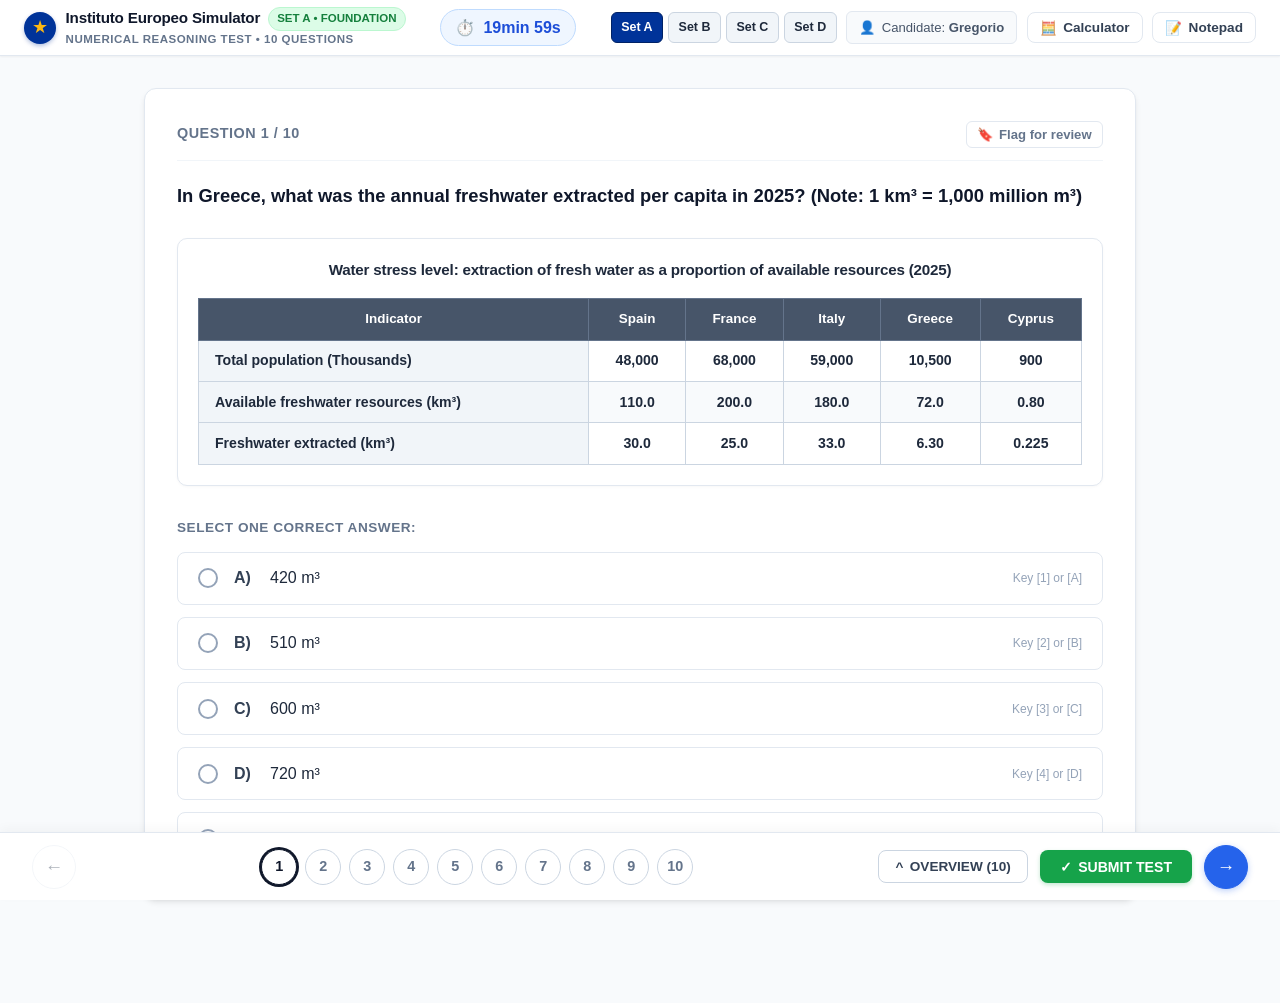
<file: epso_simulator_en.html>
<!DOCTYPE html>
<html lang="en">
<head>
  <meta charset="UTF-8">
  <meta name="viewport" content="width=device-width, initial-scale=1.0">
  <title>Instituto Europeo Simulator - Numerical Reasoning Test (EPSO AD5)</title>
  <style>
    :root {
      --primary: #003399;
      --primary-light: #2563eb;
      --primary-dark: #002266;
      --accent: #fdb813;
      --bg: #f8fafc;
      --surface: #ffffff;
      --text: #1e293b;
      --text-muted: #64748b;
      --border: #e2e8f0;
      --border-dark: #cbd5e1;
      --success: #16a34a;
      --success-bg: #dcfce7;
      --danger: #dc2626;
      --danger-bg: #fee2e2;
      --warning: #d97706;
      --warning-bg: #fef3c7;
      --shadow-sm: 0 1px 2px rgba(0,0,0,0.05);
      --shadow: 0 4px 6px -1px rgba(0,0,0,0.1), 0 2px 4px -2px rgba(0,0,0,0.05);
      --shadow-lg: 0 10px 15px -3px rgba(0,0,0,0.1), 0 4px 6px -4px rgba(0,0,0,0.05);
      --font-family: -apple-system, BlinkMacSystemFont, "Segoe UI", Roboto, "Helvetica Neue", Arial, sans-serif;
    }

    * {
      box-sizing: border-box;
      margin: 0;
      padding: 0;
    }

    body {
      font-family: var(--font-family);
      background-color: var(--bg);
      color: var(--text);
      line-height: 1.5;
      min-height: 100vh;
      display: flex;
      flex-direction: column;
      user-select: none;
    }

    /* TOP HEADER */
    .top-header {
      background: #ffffff;
      border-bottom: 1px solid var(--border);
      height: 56px;
      padding: 0 1.5rem;
      display: flex;
      align-items: center;
      justify-content: space-between;
      position: sticky;
      top: 0;
      z-index: 50;
      box-shadow: var(--shadow-sm);
    }

    .header-left {
      display: flex;
      align-items: center;
      gap: 1rem;
    }

    .eu-logo-badge {
      display: flex;
      align-items: center;
      gap: 0.6rem;
      text-decoration: none;
    }

    .eu-star-logo {
      width: 32px;
      height: 32px;
      background: var(--primary);
      border-radius: 50%;
      display: flex;
      align-items: center;
      justify-content: center;
      color: var(--accent);
      font-size: 1.1rem;
      box-shadow: 0 2px 4px rgba(0,51,153,0.3);
    }

    .logo-text-wrap {
      display: flex;
      flex-direction: column;
    }

    .logo-title {
      font-size: 0.95rem;
      font-weight: 700;
      color: #0f172a;
      letter-spacing: -0.2px;
    }

    .logo-sub {
      font-size: 0.72rem;
      color: var(--text-muted);
      text-transform: uppercase;
      font-weight: 600;
      letter-spacing: 0.5px;
    }

    .header-center {
      display: flex;
      align-items: center;
      gap: 0.75rem;
    }

    .timer-pill {
      display: flex;
      align-items: center;
      gap: 0.5rem;
      background: #eff6ff;
      border: 1px solid #bfdbfe;
      color: #1d4ed8;
      padding: 0.35rem 0.9rem;
      border-radius: 9999px;
      font-weight: 700;
      font-size: 1rem;
      font-variant-numeric: tabular-nums;
      transition: all 0.3s ease;
    }

    .timer-pill.warning {
      background: var(--warning-bg);
      border-color: #fde68a;
      color: var(--warning);
      animation: pulseWarning 2s infinite;
    }

    .timer-pill.danger {
      background: var(--danger-bg);
      border-color: #fecaca;
      color: var(--danger);
      animation: pulseDanger 1s infinite;
    }

    @keyframes pulseDanger {
      0%, 100% { transform: scale(1); }
      50% { transform: scale(1.04); }
    }

    .header-right {
      display: flex;
      align-items: center;
      gap: 0.6rem;
    }

    .tool-icon-btn {
      background: #ffffff;
      border: 1px solid var(--border);
      border-radius: 8px;
      padding: 0.4rem 0.75rem;
      font-size: 0.85rem;
      font-weight: 600;
      color: #334155;
      cursor: pointer;
      display: flex;
      align-items: center;
      gap: 0.4rem;
      transition: all 0.2s;
    }

    .tool-icon-btn:hover {
      background: #f1f5f9;
      border-color: var(--border-dark);
      color: #0f172a;
    }

    .candidate-pill {
      font-size: 0.82rem;
      color: #475569;
      background: #f8fafc;
      padding: 0.35rem 0.75rem;
      border-radius: 6px;
      border: 1px solid var(--border);
      display: flex;
      align-items: center;
      gap: 0.4rem;
    }

    /* MAIN CONTAINER */
    .exam-wrapper {
      flex: 1;
      max-width: 1040px;
      width: 100%;
      margin: 0 auto;
      padding: 2rem 1.5rem 6.5rem 1.5rem;
    }

    /* QUESTION CARD */
    .question-card {
      background: #ffffff;
      border-radius: 12px;
      border: 1px solid var(--border);
      box-shadow: var(--shadow);
      padding: 2rem;
      position: relative;
    }

    .question-header {
      display: flex;
      justify-content: space-between;
      align-items: center;
      margin-bottom: 1.25rem;
      border-bottom: 1px solid #f1f5f9;
      padding-bottom: 0.75rem;
    }

    .question-number-badge {
      font-size: 0.9rem;
      font-weight: 700;
      color: var(--text-muted);
      text-transform: uppercase;
      letter-spacing: 0.5px;
    }

    .btn-flag-toggle {
      background: none;
      border: 1px solid var(--border);
      border-radius: 6px;
      padding: 0.3rem 0.65rem;
      font-size: 0.82rem;
      font-weight: 600;
      color: var(--text-muted);
      cursor: pointer;
      display: flex;
      align-items: center;
      gap: 0.35rem;
      transition: all 0.2s;
    }

    .btn-flag-toggle.flagged {
      background: #fef3c7;
      border-color: #f59e0b;
      color: #b45309;
    }

    .question-prompt {
      font-size: 1.15rem;
      font-weight: 600;
      color: #0f172a;
      line-height: 1.6;
      margin-bottom: 1.75rem;
    }

    /* VISUAL CONTAINER (TABLES / CHARTS) */
    .visual-wrapper {
      background: #ffffff;
      border: 1px solid #e2e8f0;
      border-radius: 10px;
      padding: 1.25rem;
      margin-bottom: 2rem;
      box-shadow: 0 1px 3px rgba(0,0,0,0.03);
    }

    .visual-title {
      font-size: 0.95rem;
      font-weight: 700;
      color: #1e293b;
      text-align: center;
      margin-bottom: 1rem;
      letter-spacing: -0.2px;
    }

    .table-container {
      overflow-x: auto;
      margin: 0 auto;
    }

    .official-table {
      width: 100%;
      border-collapse: collapse;
      font-size: 0.88rem;
      text-align: center;
    }

    .official-table th {
      background-color: #475569;
      color: #ffffff;
      font-weight: 600;
      padding: 0.65rem 0.75rem;
      border: 1px solid #64748b;
      font-size: 0.84rem;
    }

    .official-table td {
      padding: 0.6rem 0.75rem;
      border: 1px solid #cbd5e1;
      color: #1e293b;
    }

    .official-table tr:nth-child(even) {
      background-color: #f8fafc;
    }

    .official-table tr:hover {
      background-color: #f1f5f9;
    }

    .official-table .row-header {
      background-color: #f1f5f9;
      font-weight: 600;
      text-align: left;
      padding-left: 1rem;
    }

    /* CHART SVG STYLING */
    .chart-svg-container {
      width: 100%;
      display: flex;
      justify-content: center;
      align-items: center;
    }

    .chart-svg {
      max-width: 100%;
      height: auto;
      display: block;
    }

    /* OPTIONS LIST */
    .options-title {
      font-size: 0.85rem;
      font-weight: 700;
      color: var(--text-muted);
      text-transform: uppercase;
      letter-spacing: 0.5px;
      margin-bottom: 0.85rem;
    }

    .options-list {
      display: flex;
      flex-direction: column;
      gap: 0.75rem;
    }

    .option-item {
      display: flex;
      align-items: center;
      background: #ffffff;
      border: 1.5px solid #e2e8f0;
      border-radius: 8px;
      padding: 0.85rem 1.25rem;
      cursor: pointer;
      transition: all 0.2s cubic-bezier(0.4, 0, 0.2, 1);
      position: relative;
    }

    .option-item:hover {
      border-color: #93c5fd;
      background: #f8fafc;
    }

    .option-item.selected {
      border-color: var(--primary-light);
      background: #eff6ff;
      box-shadow: 0 0 0 1px var(--primary-light);
    }

    .option-radio {
      width: 20px;
      height: 20px;
      border: 2px solid #94a3b8;
      border-radius: 50%;
      margin-right: 1rem;
      display: flex;
      align-items: center;
      justify-content: center;
      flex-shrink: 0;
      transition: all 0.2s;
    }

    .option-item.selected .option-radio {
      border-color: var(--primary-light);
      background: var(--primary-light);
    }

    .option-radio-dot {
      width: 8px;
      height: 8px;
      background: #ffffff;
      border-radius: 50%;
      display: none;
    }

    .option-item.selected .option-radio-dot {
      display: block;
    }

    .option-letter {
      font-weight: 700;
      font-size: 1rem;
      color: #334155;
      margin-right: 0.75rem;
      min-width: 24px;
    }

    .option-item.selected .option-letter {
      color: var(--primary-dark);
    }

    .option-text {
      font-size: 1rem;
      color: #1e293b;
      font-weight: 500;
      flex: 1;
    }

    .option-shortcut {
      font-size: 0.75rem;
      color: #94a3b8;
      margin-left: 0.75rem;
    }

    /* FIXED BOTTOM NAVIGATION BAR */
    .bottom-navbar {
      position: fixed;
      bottom: 0;
      left: 0;
      right: 0;
      height: 68px;
      background: #ffffff;
      border-top: 1px solid var(--border);
      padding: 0 2rem;
      display: flex;
      align-items: center;
      justify-content: space-between;
      box-shadow: 0 -4px 10px rgba(0,0,0,0.03);
      z-index: 45;
    }

    .nav-arrow-btn {
      width: 44px;
      height: 44px;
      border-radius: 50%;
      border: 1px solid var(--border);
      background: #ffffff;
      color: #334155;
      font-size: 1.15rem;
      display: flex;
      align-items: center;
      justify-content: center;
      cursor: pointer;
      transition: all 0.2s;
    }

    .nav-arrow-btn:hover:not(:disabled) {
      background: #f1f5f9;
      border-color: var(--border-dark);
      color: #0f172a;
    }

    .nav-arrow-btn:disabled {
      opacity: 0.4;
      cursor: not-allowed;
    }

    .nav-arrow-btn.btn-next-active {
      background: var(--primary-light);
      border-color: var(--primary-light);
      color: #ffffff;
      box-shadow: 0 2px 6px rgba(37,99,235,0.3);
    }

    .nav-arrow-btn.btn-next-active:hover:not(:disabled) {
      background: #1d4ed8;
      border-color: #1d4ed8;
    }

    .nav-question-matrix {
      display: flex;
      align-items: center;
      gap: 0.5rem;
    }

    .nav-circle {
      width: 36px;
      height: 36px;
      border-radius: 50%;
      border: 1.5px solid #cbd5e1;
      background: #ffffff;
      color: #64748b;
      font-weight: 600;
      font-size: 0.9rem;
      display: flex;
      align-items: center;
      justify-content: center;
      cursor: pointer;
      position: relative;
      transition: all 0.2s;
    }

    .nav-circle:hover {
      border-color: #94a3b8;
      color: #1e293b;
    }

    .nav-circle.active {
      border-color: #0f172a;
      color: #0f172a;
      font-weight: 800;
      box-shadow: 0 0 0 2px #0f172a;
    }

    .nav-circle.answered {
      background: #e0f2fe;
      border-color: #0284c7;
      color: #0369a1;
      font-weight: 700;
    }

    .nav-circle.active.answered {
      border-color: #0f172a;
      box-shadow: 0 0 0 2px #0f172a;
    }

    .nav-circle.flagged::after {
      content: '';
      position: absolute;
      top: -2px;
      right: -2px;
      width: 9px;
      height: 9px;
      background: #f59e0b;
      border-radius: 50%;
      border: 1.5px solid #ffffff;
    }

    .nav-right-actions {
      display: flex;
      align-items: center;
      gap: 0.75rem;
    }

    .btn-overview {
      background: #ffffff;
      border: 1.5px solid #cbd5e1;
      color: #334155;
      font-weight: 700;
      font-size: 0.85rem;
      padding: 0.5rem 1rem;
      border-radius: 8px;
      cursor: pointer;
      display: flex;
      align-items: center;
      gap: 0.4rem;
      transition: all 0.2s;
    }

    .btn-overview:hover {
      background: #f8fafc;
      border-color: #94a3b8;
    }

    .btn-submit-exam {
      background: var(--success);
      color: #ffffff;
      border: none;
      font-weight: 700;
      font-size: 0.88rem;
      padding: 0.55rem 1.25rem;
      border-radius: 8px;
      cursor: pointer;
      display: flex;
      align-items: center;
      gap: 0.4rem;
      transition: all 0.2s;
      box-shadow: 0 2px 4px rgba(22,163,74,0.25);
    }

    .btn-submit-exam:hover {
      background: #15803d;
    }

    /* FLOATING WINDOWS (CALCULATOR & NOTEPAD) */
    .floating-window {
      position: fixed;
      background: #ffffff;
      border-radius: 12px;
      border: 1px solid var(--border-dark);
      box-shadow: var(--shadow-lg);
      z-index: 100;
      display: flex;
      flex-direction: column;
      overflow: hidden;
      width: 320px;
    }

    .floating-window.hidden {
      display: none;
    }

    .window-header {
      background: #f1f5f9;
      border-bottom: 1px solid var(--border);
      padding: 0.65rem 1rem;
      display: flex;
      align-items: center;
      justify-content: space-between;
      cursor: move;
      user-select: none;
    }

    .window-title {
      font-size: 0.85rem;
      font-weight: 700;
      color: #334155;
      display: flex;
      align-items: center;
      gap: 0.4rem;
    }

    .window-close-btn {
      background: none;
      border: none;
      color: #64748b;
      cursor: pointer;
      font-size: 1rem;
      font-weight: 700;
      padding: 0.2rem 0.4rem;
      border-radius: 4px;
    }

    .window-close-btn:hover {
      background: #e2e8f0;
      color: #0f172a;
    }

    /* CALCULATOR STYLES */
    .calc-screen {
      background: #0f172a;
      color: #ffffff;
      padding: 0.75rem 1rem;
      text-align: right;
    }

    .calc-history {
      font-size: 0.75rem;
      color: #94a3b8;
      min-height: 16px;
      overflow: hidden;
      text-overflow: ellipsis;
      white-space: nowrap;
    }

    .calc-main-display {
      font-size: 1.6rem;
      font-weight: 700;
      letter-spacing: 0.5px;
      font-variant-numeric: tabular-nums;
      overflow: hidden;
      text-overflow: ellipsis;
      white-space: nowrap;
    }

    .calc-pad {
      padding: 0.75rem;
      display: grid;
      grid-template-columns: repeat(4, 1fr);
      gap: 0.4rem;
      background: #f8fafc;
    }

    .calc-btn {
      height: 42px;
      background: #ffffff;
      border: 1px solid #cbd5e1;
      border-radius: 6px;
      font-size: 1rem;
      font-weight: 600;
      color: #1e293b;
      cursor: pointer;
      display: flex;
      align-items: center;
      justify-content: center;
      transition: all 0.15s;
    }

    .calc-btn:hover {
      background: #f1f5f9;
      border-color: #94a3b8;
    }

    .calc-btn:active {
      background: #e2e8f0;
      transform: scale(0.97);
    }

    .calc-btn.btn-op {
      background: #e0f2fe;
      border-color: #bae6fd;
      color: #0369a1;
      font-weight: 700;
    }

    .calc-btn.btn-mem {
      background: #fef3c7;
      border-color: #fde68a;
      color: #92400e;
      font-size: 0.8rem;
    }

    .calc-btn.btn-eq {
      background: var(--primary-light);
      border-color: var(--primary-light);
      color: #ffffff;
      font-weight: 700;
      grid-column: span 2;
    }

    .calc-btn.btn-eq:hover {
      background: #1d4ed8;
    }

    /* NOTEPAD STYLES */
    .notepad-area {
      width: 100%;
      height: 220px;
      border: none;
      padding: 0.85rem;
      font-family: monospace;
      font-size: 0.9rem;
      line-height: 1.5;
      resize: vertical;
      outline: none;
      background: #ffffff;
      color: #1e293b;
    }

    .notepad-bar {
      display: flex;
      justify-content: space-between;
      align-items: center;
      padding: 0.5rem 0.85rem;
      background: #f8fafc;
      border-top: 1px solid var(--border);
      font-size: 0.75rem;
      color: var(--text-muted);
    }

    /* MODAL OVERLAYS */
    .modal-backdrop {
      position: fixed;
      top: 0;
      left: 0;
      right: 0;
      bottom: 0;
      background: rgba(15, 23, 42, 0.6);
      backdrop-filter: blur(2px);
      z-index: 1000;
      display: flex;
      align-items: center;
      justify-content: center;
      padding: 1.5rem;
    }

    .modal-backdrop.hidden {
      display: none;
    }

    .modal-box {
      background: #ffffff;
      border-radius: 12px;
      box-shadow: var(--shadow-lg);
      max-width: 580px;
      width: 100%;
      overflow: hidden;
      animation: modalFadeIn 0.2s ease-out;
    }

    @keyframes modalFadeIn {
      from { opacity: 0; transform: scale(0.96); }
      to { opacity: 1; transform: scale(1); }
    }

    .modal-header {
      padding: 1.25rem 1.5rem;
      border-bottom: 1px solid var(--border);
      display: flex;
      align-items: center;
      justify-content: space-between;
      background: #f8fafc;
    }

    .modal-header h3 {
      font-size: 1.1rem;
      color: #0f172a;
      font-weight: 700;
    }

    .modal-body {
      padding: 1.5rem;
      max-height: 70vh;
      overflow-y: auto;
    }

    .modal-footer {
      padding: 1rem 1.5rem;
      border-top: 1px solid var(--border);
      background: #f8fafc;
      display: flex;
      justify-content: flex-end;
      gap: 0.75rem;
    }

    .overview-grid {
      display: grid;
      grid-template-columns: repeat(5, 1fr);
      gap: 0.75rem;
      margin: 1rem 0;
    }

    .overview-item {
      border: 1px solid var(--border);
      border-radius: 8px;
      padding: 0.75rem;
      text-align: center;
      cursor: pointer;
      background: #ffffff;
      transition: all 0.2s;
    }

    .overview-item:hover {
      border-color: var(--primary-light);
      background: #eff6ff;
    }

    .overview-num {
      font-weight: 700;
      font-size: 1rem;
      color: #0f172a;
    }

    .overview-status {
      font-size: 0.72rem;
      text-transform: uppercase;
      font-weight: 700;
      margin-top: 0.25rem;
    }

    .status-unanswered { color: #94a3b8; }
    .status-answered { color: #0284c7; }
    .status-flagged { color: #d97706; }

    /* RESULTS VIEW */
    .results-container {
      max-width: 960px;
      margin: 0 auto;
      padding: 2rem 1.5rem;
    }

    .results-summary-card {
      background: #ffffff;
      border-radius: 12px;
      border: 1px solid var(--border);
      padding: 2.5rem;
      text-align: center;
      margin-bottom: 2rem;
      box-shadow: var(--shadow);
    }

    .results-score-badge {
      display: inline-flex;
      align-items: center;
      justify-content: center;
      width: 110px;
      height: 110px;
      border-radius: 50%;
      background: #eff6ff;
      border: 4px solid var(--primary-light);
      color: var(--primary);
      font-size: 2.2rem;
      font-weight: 800;
      margin-bottom: 1.25rem;
    }

    .results-score-badge.pass {
      background: #dcfce7;
      border-color: #22c55e;
      color: #15803d;
    }

    .results-score-badge.fail {
      background: #fee2e2;
      border-color: #ef4444;
      color: #b91c1c;
    }

    .result-outcome-title {
      font-size: 1.6rem;
      font-weight: 800;
      color: #0f172a;
      margin-bottom: 0.5rem;
    }

    .result-outcome-desc {
      color: var(--text-muted);
      font-size: 1rem;
      max-width: 580px;
      margin: 0 auto 1.5rem auto;
    }

    .stats-pills {
      display: flex;
      justify-content: center;
      gap: 1.5rem;
      flex-wrap: wrap;
      margin-bottom: 1.5rem;
    }

    .stat-pill {
      background: #f8fafc;
      border: 1px solid var(--border);
      border-radius: 8px;
      padding: 0.65rem 1.25rem;
      text-align: center;
    }

    .stat-val {
      font-size: 1.25rem;
      font-weight: 700;
      color: #0f172a;
    }

    .stat-lbl {
      font-size: 0.75rem;
      text-transform: uppercase;
      font-weight: 600;
      color: var(--text-muted);
    }

    .review-section-title {
      font-size: 1.25rem;
      font-weight: 700;
      color: #0f172a;
      margin-bottom: 1.25rem;
      display: flex;
      align-items: center;
      justify-content: space-between;
    }

    .review-card {
      background: #ffffff;
      border: 1px solid var(--border);
      border-radius: 10px;
      padding: 1.5rem;
      margin-bottom: 1.5rem;
      box-shadow: var(--shadow-sm);
    }

    .review-card-header {
      display: flex;
      justify-content: space-between;
      align-items: center;
      margin-bottom: 0.75rem;
      padding-bottom: 0.5rem;
      border-bottom: 1px solid #f1f5f9;
    }

    .review-q-title {
      font-weight: 700;
      font-size: 1rem;
      color: #0f172a;
    }

    .review-badge {
      padding: 0.25rem 0.6rem;
      border-radius: 9999px;
      font-size: 0.78rem;
      font-weight: 700;
    }

    .review-badge.correct {
      background: #dcfce7;
      color: #15803d;
    }

    .review-badge.incorrect {
      background: #fee2e2;
      color: #b91c1c;
    }

    .review-badge.blank {
      background: #f1f5f9;
      color: #64748b;
    }

    .solution-box {
      background: #f0fdf4;
      border: 1px solid #bbf7d0;
      border-radius: 8px;
      padding: 1rem 1.25rem;
      margin-top: 1rem;
    }

    .solution-title {
      font-weight: 700;
      color: #166534;
      font-size: 0.9rem;
      margin-bottom: 0.4rem;
      display: flex;
      align-items: center;
      gap: 0.4rem;
    }

    .solution-text {
      font-size: 0.92rem;
      color: #14532d;
      line-height: 1.6;
    }

    .btn-retake {
      background: var(--primary);
      color: #ffffff;
      border: none;
      padding: 0.75rem 1.75rem;
      font-size: 1rem;
      font-weight: 700;
      border-radius: 8px;
      cursor: pointer;
      transition: all 0.2s;
    }

    .btn-retake:hover {
      background: var(--primary-dark);
    }
  </style>
</head>
<body>

  <!-- TOP HEADER -->
  <header class="top-header">
    <div class="header-left">
      <div class="eu-logo-badge">
        <div class="eu-star-logo">★</div>
        <div class="logo-text-wrap">
          <div style="display:flex; align-items:center; gap:0.5rem;">
            <span class="logo-title">Instituto Europeo Simulator</span>
            <span style="background:#dcfce7; border:1px solid #bbf7d0; color:#15803d; font-size:0.72rem; font-weight:700; padding:2px 8px; border-radius:9999px; text-transform:uppercase;">Set A • Foundation</span>
          </div>
          <span class="logo-sub">Numerical Reasoning Test • 10 Questions</span>
        </div>
      </div>
    </div>

    <div class="header-center">
      <div id="exam-timer" class="timer-pill" title="Time remaining: 2 minutes per question (Official EPSO format)">
        <span>⏱️</span>
        <span id="timer-display">20min 00s</span>
      </div>
    </div>

    <div class="header-right">
      <div style="display:flex; gap:0.3rem;">
        <a href="epso_simulator_en.html" style="background:#003399; border:1px solid #002266; color:#ffffff; font-size:0.78rem; font-weight:700; padding:0.35rem 0.6rem; border-radius:6px; text-decoration:none;" title="Set A (Foundation)">Set A</a>
        <a href="epso_simulator_en_v2.html" style="background:#f1f5f9; border:1px solid #cbd5e1; color:#1e293b; font-size:0.78rem; font-weight:600; padding:0.35rem 0.6rem; border-radius:6px; text-decoration:none;" title="Set B (Intermediate)">Set B</a>
        <a href="epso_simulator_en_v3.html" style="background:#f1f5f9; border:1px solid #cbd5e1; color:#1e293b; font-size:0.78rem; font-weight:600; padding:0.35rem 0.6rem; border-radius:6px; text-decoration:none;" title="Set C (Advanced)">Set C</a>
        <a href="epso_simulator_en_v4.html" style="background:#f1f5f9; border:1px solid #cbd5e1; color:#1e293b; font-size:0.78rem; font-weight:600; padding:0.35rem 0.6rem; border-radius:6px; text-decoration:none;" title="Set D (Cost & Break-even)">Set D</a>
      </div>
      <div class="candidate-pill">
        <span>👤</span>
        <span>Candidate: <strong>Gregorio</strong></span>
      </div>
      <button id="btn-toggle-calculator" class="tool-icon-btn" title="Open Official Calculator (Alt+C)">
        <span>🧮</span>
        <span>Calculator</span>
      </button>
      <button id="btn-toggle-notepad" class="tool-icon-btn" title="Open Scratchpad / Notes (Alt+N)">
        <span>📝</span>
        <span>Notepad</span>
      </button>
    </div>
  </header>

  <!-- TEST WORKSPACE -->
  <main class="exam-wrapper" id="exam-workspace">
    <div class="question-card">
      <div class="question-header">
        <span class="question-number-badge" id="q-counter">Question 1 / 10</span>
        <button id="btn-flag" class="btn-flag-toggle" title="Flag this question to review later (Key: F)">
          <span id="flag-icon">🔖</span>
          <span id="flag-label">Flag for review</span>
        </button>
      </div>

      <h2 class="question-prompt" id="q-prompt">Loading question...</h2>

      <!-- Visual Area (Table or SVG Chart) -->
      <div class="visual-wrapper" id="visual-container">
        <!-- Rendered dynamically -->
      </div>

      <!-- Multiple Choice Options -->
      <div class="options-title">Select one correct answer:</div>
      <div class="options-list" id="options-container">
        <!-- Rendered dynamically -->
      </div>
    </div>
  </main>

  <!-- FIXED BOTTOM NAVIGATION BAR -->
  <nav class="bottom-navbar" id="bottom-navbar">
    <button id="btn-prev" class="nav-arrow-btn" title="Previous question (←)" disabled>
      ←
    </button>

    <div class="nav-question-matrix" id="nav-matrix">
      <!-- 10 Question Circles -->
    </div>

    <div class="nav-right-actions">
      <button id="btn-open-overview" class="btn-overview" title="Review all question statuses">
        <span>^</span>
        <span>OVERVIEW (10)</span>
      </button>

      <button id="btn-submit" class="btn-submit-exam" title="Finish and grade test">
        <span>✓</span>
        <span>SUBMIT TEST</span>
      </button>

      <button id="btn-next" class="nav-arrow-btn btn-next-active" title="Next question (→)">
        →
      </button>
    </div>
  </nav>

  <!-- RESULTS SCREEN (HIDDEN INITIALLY) -->
  <section class="results-container" id="results-view" style="display:none;">
    <div class="results-summary-card">
      <div id="results-badge" class="results-score-badge pass">8/10</div>
      <h2 class="result-outcome-title" id="results-title">Test Completed Successfully!</h2>
      <p class="result-outcome-desc" id="results-desc">
        You have completed the official EPSO AD5 Numerical Reasoning Test. Here is your detailed score and step-by-step breakdown.
      </p>

      <div class="stats-pills">
        <div class="stat-pill">
          <div class="stat-val" id="stat-score">8 / 10</div>
          <div class="stat-lbl">Final Score</div>
        </div>
        <div class="stat-pill">
          <div class="stat-val" id="stat-percent">80%</div>
          <div class="stat-lbl">Percentage</div>
        </div>
        <div class="stat-pill">
          <div class="stat-val" id="stat-time">14m 20s</div>
          <div class="stat-lbl">Time Elapsed</div>
        </div>
        <div class="stat-pill">
          <div class="stat-val" id="stat-status" style="color:#16a34a;">PASSED</div>
          <div class="stat-lbl">EPSO Threshold (≥ 50%)</div>
        </div>
      </div>

      <button id="btn-retake" class="btn-retake">🔄 Retake Test (New Attempt)</button>
    </div>

    <div class="review-section-title">
      <span>Question-by-Question Detailed Review & Step-by-Step Solutions</span>
    </div>

    <div id="review-cards-list">
      <!-- Generated dynamically -->
    </div>
  </section>

  <!-- FLOATING CALCULATOR -->
  <div id="calc-win" class="floating-window hidden" style="top:75px; right:30px;">
    <div class="window-header" id="calc-drag-handle">
      <div class="window-title">
        <span>🧮</span>
        <span>Official Basic Calculator</span>
      </div>
      <button class="window-close-btn" id="btn-close-calc">✕</button>
    </div>
    <div class="calc-screen">
      <div class="calc-history" id="calc-history">&nbsp;</div>
      <div class="calc-main-display" id="calc-display">0</div>
    </div>
    <div class="calc-pad">
      <button class="calc-btn btn-mem" data-action="mc">MC</button>
      <button class="calc-btn btn-mem" data-action="mr">MR</button>
      <button class="calc-btn btn-mem" data-action="m-minus">M-</button>
      <button class="calc-btn btn-mem" data-action="m-plus">M+</button>

      <button class="calc-btn" data-action="c">C</button>
      <button class="calc-btn" data-action="ce">CE</button>
      <button class="calc-btn" data-action="backspace">⌫</button>
      <button class="calc-btn btn-op" data-action="div">÷</button>

      <button class="calc-btn" data-num="7">7</button>
      <button class="calc-btn" data-num="8">8</button>
      <button class="calc-btn" data-num="9">9</button>
      <button class="calc-btn btn-op" data-action="mul">×</button>

      <button class="calc-btn" data-num="4">4</button>
      <button class="calc-btn" data-num="5">5</button>
      <button class="calc-btn" data-num="6">6</button>
      <button class="calc-btn btn-op" data-action="sub">-</button>

      <button class="calc-btn" data-num="1">1</button>
      <button class="calc-btn" data-num="2">2</button>
      <button class="calc-btn" data-num="3">3</button>
      <button class="calc-btn btn-op" data-action="add">+</button>

      <button class="calc-btn" data-action="sqrt">√</button>
      <button class="calc-btn" data-num="0">0</button>
      <button class="calc-btn" data-action="dot">.</button>
      <button class="calc-btn btn-op" data-action="pct">%</button>

      <button class="calc-btn btn-eq" data-action="eq" style="grid-column: span 4;">=</button>
    </div>
  </div>

  <!-- FLOATING NOTEPAD -->
  <div id="notepad-win" class="floating-window hidden" style="top:75px; left:30px; width:340px;">
    <div class="window-header" id="notepad-drag-handle">
      <div class="window-title">
        <span>📝</span>
        <span>Scratchpad / Rough Work</span>
      </div>
      <button class="window-close-btn" id="btn-close-notepad">✕</button>
    </div>
    <textarea id="notepad-text" class="notepad-area" placeholder="Type your rough calculations or notes here..."></textarea>
    <div class="notepad-bar">
      <span id="notepad-chars">0 characters</span>
      <div>
        <button id="btn-copy-notes" style="background:none; border:1px solid #cbd5e1; border-radius:4px; padding:2px 6px; font-size:0.75rem; cursor:pointer;">Copy</button>
        <button id="btn-clear-notes" style="background:none; border:1px solid #cbd5e1; border-radius:4px; padding:2px 6px; font-size:0.75rem; cursor:pointer; margin-left:4px;">Clear</button>
      </div>
    </div>
  </div>

  <!-- OVERVIEW MODAL -->
  <div id="overview-modal" class="modal-backdrop hidden">
    <div class="modal-box">
      <div class="modal-header">
        <h3>Test Overview (10 Questions)</h3>
        <button class="window-close-btn" id="btn-close-overview">✕</button>
      </div>
      <div class="modal-body">
        <p style="font-size:0.9rem; color:var(--text-muted); margin-bottom:1rem;">
          Click on any question number below to jump directly to it:
        </p>
        <div class="overview-grid" id="modal-overview-grid">
          <!-- Populated by JS -->
        </div>
        <div style="display:flex; justify-content:space-around; background:#f8fafc; border:1px solid var(--border); padding:0.75rem; border-radius:8px; font-size:0.8rem; margin-top:1rem;">
          <div><strong id="modal-answered-count">0</strong> Answered</div>
          <div><strong id="modal-unanswered-count">10</strong> Unanswered</div>
          <div><strong id="modal-flagged-count">0</strong> Flagged</div>
        </div>
      </div>
      <div class="modal-footer">
        <button class="btn-overview" id="btn-modal-return">Return to Test</button>
        <button class="btn-submit-exam" id="btn-modal-submit">Submit Test Now</button>
      </div>
    </div>
  </div>

  <!-- CONFIRM SUBMISSION MODAL -->
  <div id="confirm-modal" class="modal-backdrop hidden">
    <div class="modal-box">
      <div class="modal-header">
        <h3 id="confirm-title">Finish Test Confirmation</h3>
        <button class="window-close-btn" id="btn-close-confirm">✕</button>
      </div>
      <div class="modal-body">
        <p id="confirm-text" style="font-size:0.95rem; line-height:1.6; color:#334155;">
          Are you sure you want to finish and submit your test now?
        </p>
      </div>
      <div class="modal-footer">
        <button class="btn-overview" id="btn-cancel-submit">Keep Working</button>
        <button class="btn-submit-exam" id="btn-final-confirm">Yes, Submit Now</button>
      </div>
    </div>
  </div>

  <!-- TEST LOGIC SCRIPT -->
  <script>
    // 10 BRAND NEW, EASY NUMERICAL REASONING QUESTIONS (EPSO AD5 FORMAT)
    // 2 minutes per question -> 20 minutes (1200 seconds)
    const QUESTIONS_DATA = [
      {
        id: 1,
        title: "Water stress & freshwater extraction per capita (2025)",
        prompt: "In Greece, what was the annual freshwater extracted per capita in 2025? (Note: 1 km³ = 1,000 million m³)",
        visualType: "table",
        visualTitle: "Water stress level: extraction of fresh water as a proportion of available resources (2025)",
        tableData: {
          headers: ["Indicator", "Spain", "France", "Italy", "Greece", "Cyprus"],
          rows: [
            ["Total population (Thousands)", "48,000", "68,000", "59,000", "10,500", "900"],
            ["Available freshwater resources (km³)", "110.0", "200.0", "180.0", "72.0", "0.80"],
            ["Freshwater extracted (km³)", "30.0", "25.0", "33.0", "6.30", "0.225"]
          ]
        },
        options: [
          { letter: "A", text: "420 m³" },
          { letter: "B", text: "510 m³" },
          { letter: "C", text: "600 m³" },
          { letter: "D", text: "720 m³" },
          { letter: "E", text: "850 m³" }
        ],
        correct: "C",
        solution: "<strong>Gregorio's 2-Step Method:</strong><br>1. Convert Greece's extracted water to cubic metres: 6.30 km³ = 6,300 million m³.<br>2. Divide by total population (10,500 thousand = 10.5 million): <strong>6,300 ÷ 10.5 = 600 m³ per capita</strong>."
      },
      {
        id: 2,
        title: "Annual Electric Vehicle (EV) Deliveries by Brand",
        prompt: "What was the total combined number of electric vehicles delivered in 2025 by Voltix and EcoCar?",
        visualType: "svg_bar_ev",
        visualTitle: "Annual Electric Vehicle (EV) Deliveries by Brand in 2025 (in thousands of units)",
        options: [
          { letter: "A", text: "195,000 units" },
          { letter: "B", text: "205,000 units" },
          { letter: "C", text: "215,000 units" },
          { letter: "D", text: "220,000 units" },
          { letter: "E", text: "235,000 units" }
        ],
        correct: "B",
        solution: "<strong>Gregorio's 2-Step Method:</strong><br>1. Read deliveries directly from the chart: Voltix = 120 thousand; EcoCar = 85 thousand.<br>2. Add both amounts: 120 + 85 = 205 thousand = <strong>205,000 units</strong>."
      },
      {
        id: 3,
        title: "Foreign Language Courses in Secondary Education",
        prompt: "In Portugal, how many secondary school students were studying French in 2025?",
        visualType: "table",
        visualTitle: "Secondary School Students Enrolled in Foreign Language Courses (2025)",
        tableData: {
          headers: ["Country", "Total Students Enrolled", "% Studying English", "% Studying German", "% Studying French"],
          rows: [
            ["Austria", "400,000", "95%", "10%", "25%"],
            ["Portugal", "350,000", "90%", "8%", "30%"],
            ["Poland", "800,000", "85%", "40%", "12%"],
            ["Denmark", "250,000", "96%", "45%", "15%"],
            ["Ireland", "300,000", "20%", "15%", "60%"]
          ]
        },
        options: [
          { letter: "A", text: "70,000 students" },
          { letter: "B", text: "85,000 students" },
          { letter: "C", text: "95,000 students" },
          { letter: "D", text: "105,000 students" },
          { letter: "E", text: "120,000 students" }
        ],
        correct: "D",
        solution: "<strong>Gregorio's 2-Step Method:</strong><br>1. Locate Portugal in the table: 350,000 enrolled students and 30% studying French.<br>2. Calculate: 350,000 × 0.30 = <strong>105,000 students</strong>."
      },
      {
        id: 4,
        title: "External Technical Consultant Daily Rates & Allowances",
        prompt: "An EU agency plans to hire Andrés for a 10-day onsite assignment. What is the total cost of hiring Andrés for the entire assignment (including daily fee, subsistence, and transport allowances)?",
        visualType: "svg_grouped_rates",
        visualTitle: "Shortlisted Technical Consultants: Daily Remuneration Rates (in €)",
        options: [
          { letter: "A", text: "€2,300" },
          { letter: "B", text: "€2,500" },
          { letter: "C", text: "€2,100" },
          { letter: "D", text: "€1,800" },
          { letter: "E", text: "€2,800" }
        ],
        correct: "A",
        solution: "<strong>Gregorio's 2-Step Method:</strong><br>1. Sum Andrés' daily costs from the chart: €150 (Fee) + €70 (Subsistence) + €10 (Transport) = €230 per day.<br>2. Multiply by 10 days: €230 × 10 = <strong>€2,300</strong>."
      },
      {
        id: 5,
        title: "European Research & Innovation Fund Budget Allocation",
        prompt: "If the total budget for the European Research & Innovation Fund is €400 million, what amount (in millions of euros) is allocated to Public Health & Vaccines?",
        visualType: "svg_donut_budget",
        visualTitle: "European Research & Innovation Fund: Annual Budget Distribution (Total: €400 Million)",
        options: [
          { letter: "A", text: "€40 million" },
          { letter: "B", text: "€60 million" },
          { letter: "C", text: "€70 million" },
          { letter: "D", text: "€75 million" },
          { letter: "E", text: "€80 million" }
        ],
        correct: "E",
        solution: "<strong>Gregorio's 2-Step Method:</strong><br>1. Read the share for Public Health & Vaccines from the donut chart: 20%.<br>2. Calculate 20% of €400 million: 400 × 0.20 = <strong>€80 million</strong>."
      },
      {
        id: 6,
        title: "Healthcare Infrastructure and Medical Staffing",
        prompt: "How many practicing doctors are there in the Coastal Region?",
        visualType: "table",
        visualTitle: "Healthcare Staffing and Infrastructure Across European Regions (2025)",
        tableData: {
          headers: ["Region", "Population (Millions)", "Hospital Beds per 1,000 residents", "Practicing Doctors per 1,000 residents"],
          rows: [
            ["Central Region", "5.0", "4.2", "3.6"],
            ["Coastal Region", "3.0", "3.5", "3.0"],
            ["Alpine Region", "2.0", "5.5", "4.2"],
            ["Western Region", "4.0", "4.0", "3.5"],
            ["Northern Region", "6.0", "4.5", "3.8"]
          ]
        },
        options: [
          { letter: "A", text: "6,500 doctors" },
          { letter: "B", text: "9,000 doctors" },
          { letter: "C", text: "10,500 doctors" },
          { letter: "D", text: "12,000 doctors" },
          { letter: "E", text: "15,000 doctors" }
        ],
        correct: "B",
        solution: "<strong>Gregorio's 2-Step Method:</strong><br>1. Coastal Region population in thousands = 3.0 million = 3,000 thousand.<br>2. Multiply by the rate of doctors: 3,000 × 3.0 = <strong>9,000 practicing doctors</strong>."
      },
      {
        id: 7,
        title: "Municipal Solid Waste Recycling Performance",
        prompt: "In 2025, the city of Valencia generated 300,000 tonnes of municipal solid waste. Based on its recycling rate, how many tonnes of waste were successfully recycled?",
        visualType: "svg_horizontal_waste",
        visualTitle: "Municipal Solid Waste Recycling Rate in Selected European Cities (2025)",
        options: [
          { letter: "A", text: "90,000 tonnes" },
          { letter: "B", text: "100,000 tonnes" },
          { letter: "C", text: "110,000 tonnes" },
          { letter: "D", text: "120,000 tonnes" },
          { letter: "E", text: "135,000 tonnes" }
        ],
        correct: "D",
        solution: "<strong>Gregorio's 2-Step Method:</strong><br>1. Read Valencia's recycling rate from the chart: 40%.<br>2. Calculate 40% of 300,000 tonnes: 300,000 × 0.40 = <strong>120,000 tonnes</strong>."
      },
      {
        id: 8,
        title: "International Tourism Arrivals & Average Spending",
        prompt: "What was the total revenue (in billions of euros, where €1 billion = €1,000 million) generated by international visitors in Italy in 2025?",
        visualType: "table",
        visualTitle: "International Tourism Arrivals and Average Spending (2025)",
        tableData: {
          headers: ["Destination Country", "International Visitors (Millions)", "Average Expenditure per Visitor (€)"],
          rows: [
            ["Spain", "85", "€1,150"],
            ["Italy", "65", "€1,000"],
            ["France", "90", "€900"],
            ["Greece", "32", "€800"],
            ["Croatia", "18", "€700"]
          ]
        },
        options: [
          { letter: "A", text: "€45 billion" },
          { letter: "B", text: "€55 billion" },
          { letter: "C", text: "€65 billion" },
          { letter: "D", text: "€75 billion" },
          { letter: "E", text: "€85 billion" }
        ],
        correct: "C",
        solution: "<strong>Gregorio's 2-Step Method:</strong><br>1. From table: 65 million visitors in Italy with an average spend of €1,000.<br>2. Multiply: 65 million × €1,000 = €65,000 million = <strong>€65 billion</strong>."
      },
      {
        id: 9,
        title: "Average Monthly Household Broadband Cost (2022 - 2025)",
        prompt: "Between 2022 and 2025, what was the percentage increase in the average monthly broadband cost in Poland?",
        visualType: "svg_line_broadband",
        visualTitle: "Average Monthly Household High-Speed Broadband Cost (2022 - 2025, in €)",
        options: [
          { letter: "A", text: "25%" },
          { letter: "B", text: "20%" },
          { letter: "C", text: "30%" },
          { letter: "D", text: "15%" },
          { letter: "E", text: "35%" }
        ],
        correct: "A",
        solution: "<strong>Gregorio's 2-Step Method:</strong><br>1. Calculate the cost difference in Poland: €25 (in 2025) - €20 (in 2022) = €5 increase.<br>2. Divide by the initial value: (5 ÷ 20) × 100% = <strong>25%</strong>."
      },
      {
        id: 10,
        title: "Renewable Electricity Generation by Source (2025)",
        prompt: "In Germany, what proportion of total renewable electricity generated in 2025 was produced by Solar power?",
        visualType: "svg_stacked_renewables",
        visualTitle: "Annual Renewable Electricity Generation by Source (2025, in Terawatt-hours - TWh)",
        options: [
          { letter: "A", text: "20%" },
          { letter: "B", text: "25%" },
          { letter: "C", text: "35%" },
          { letter: "D", text: "40%" },
          { letter: "E", text: "30%" }
        ],
        correct: "E",
        solution: "<strong>Gregorio's 2-Step Method:</strong><br>1. Compute Germany's total renewable output: 120 (Wind) + 60 (Solar) + 20 (Hydro) = 200 TWh.<br>2. Find Solar proportion: 60 ÷ 200 = 0.30 = <strong>30%</strong>."
      }
    ];

    // STATE
    let currentIndex = 0;
    let userAnswers = new Array(10).fill(null);
    let flaggedQuestions = new Array(10).fill(false);
    let timeRemaining = 1200; // 20 minutes (120 seconds per question = 2 min/question)
    let timerInterval = null;
    let isFinished = false;

    // INIT
    window.addEventListener('DOMContentLoaded', () => {
      initMatrix();
      renderQuestion(0);
      startTimer();
      setupEventListeners();
      setupCalculator();
      setupNotepad();
    });

    // NAVIGATION MATRIX
    function initMatrix() {
      const matrix = document.getElementById('nav-matrix');
      matrix.innerHTML = '';
      for (let i = 0; i < 10; i++) {
        const circle = document.createElement('div');
        circle.className = `nav-circle ${i === 0 ? 'active' : ''}`;
        circle.id = `nav-c-${i}`;
        circle.textContent = (i + 1);
        circle.title = `Jump to Question ${i + 1}`;
        circle.addEventListener('click', () => {
          if (!isFinished) {
            goToQuestion(i);
          }
        });
        matrix.appendChild(circle);
      }
    }

    function updateMatrix() {
      for (let i = 0; i < 10; i++) {
        const circle = document.getElementById(`nav-c-${i}`);
        if (!circle) continue;
        circle.className = 'nav-circle';
        if (i === currentIndex) circle.classList.add('active');
        if (userAnswers[i] !== null) circle.classList.add('answered');
        if (flaggedQuestions[i]) circle.classList.add('flagged');
      }
    }

    // RENDER QUESTION
    function renderQuestion(index) {
      currentIndex = index;
      const q = QUESTIONS_DATA[index];

      // Counter
      document.getElementById('q-counter').textContent = `Question ${index + 1} / 10`;

      // Prompt
      document.getElementById('q-prompt').textContent = q.prompt;

      // Flag state
      const btnFlag = document.getElementById('btn-flag');
      if (flaggedQuestions[index]) {
        btnFlag.classList.add('flagged');
        document.getElementById('flag-label').textContent = 'Flagged for review';
      } else {
        btnFlag.classList.remove('flagged');
        document.getElementById('flag-label').textContent = 'Flag for review';
      }

      // Render Visual
      renderVisual(q);

      // Render Options
      const optContainer = document.getElementById('options-container');
      optContainer.innerHTML = '';
      const currentSelected = userAnswers[index];

      q.options.forEach((opt, optIdx) => {
        const isSelected = currentSelected === opt.letter;
        const item = document.createElement('div');
        item.className = `option-item ${isSelected ? 'selected' : ''}`;
        item.setAttribute('data-letter', opt.letter);
        item.innerHTML = `
          <div class="option-radio">
            <div class="option-radio-dot"></div>
          </div>
          <div class="option-letter">${opt.letter})</div>
          <div class="option-text">${opt.text}</div>
          <div class="option-shortcut">Key [${optIdx + 1}] or [${opt.letter}]</div>
        `;
        item.addEventListener('click', () => {
          selectAnswer(opt.letter);
        });
        optContainer.appendChild(item);
      });

      // Update Nav Buttons
      document.getElementById('btn-prev').disabled = (index === 0);
      const btnNext = document.getElementById('btn-next');
      if (index === 9) {
        btnNext.disabled = true;
        btnNext.classList.remove('btn-next-active');
      } else {
        btnNext.disabled = false;
        btnNext.classList.add('btn-next-active');
      }

      updateMatrix();
    }

    // RENDER VISUAL (TABLES / HIGH RESOLUTION SVG CHARTS)
    function renderVisual(q) {
      const container = document.getElementById('visual-container');
      container.innerHTML = `<div class="visual-title">${q.visualTitle}</div>`;

      if (q.visualType === 'table') {
        let tableHtml = '<div class="table-container"><table class="official-table">';
        // Headers
        tableHtml += '<thead><tr>';
        q.tableData.headers.forEach(h => {
          tableHtml += `<th>${h}</th>`;
        });
        tableHtml += '</tr></thead><tbody>';
        // Rows
        q.tableData.rows.forEach(r => {
          tableHtml += '<tr>';
          r.forEach((cell, idx) => {
            if (idx === 0) {
              tableHtml += `<td class="row-header">${cell}</td>`;
            } else {
              tableHtml += `<td><strong>${cell}</strong></td>`;
            }
          });
          tableHtml += '</tr>';
        });
        tableHtml += '</tbody></table></div>';
        container.innerHTML += tableHtml;
      } 
      else if (q.visualType === 'svg_bar_ev') {
        // High clarity vertical bar chart for EV deliveries
        container.innerHTML += `
          <div class="chart-svg-container">
            <svg class="chart-svg" viewBox="0 0 650 280" width="650" height="280">
              <rect width="650" height="280" fill="#ffffff"/>
              <!-- Grid lines -->
              <line x1="80" y1="220" x2="600" y2="220" stroke="#cbd5e1" stroke-width="1.5"/>
              <line x1="80" y1="170" x2="600" y2="170" stroke="#e2e8f0" stroke-width="1" stroke-dasharray="4"/>
              <line x1="80" y1="120" x2="600" y2="120" stroke="#e2e8f0" stroke-width="1" stroke-dasharray="4"/>
              <line x1="80" y1="70" x2="600" y2="70" stroke="#e2e8f0" stroke-width="1" stroke-dasharray="4"/>
              
              <!-- Y Axis labels -->
              <text x="70" y="225" font-size="12" fill="#64748b" text-anchor="end">0k</text>
              <text x="70" y="175" font-size="12" fill="#64748b" text-anchor="end">50k</text>
              <text x="70" y="125" font-size="12" fill="#64748b" text-anchor="end">100k</text>
              <text x="70" y="75" font-size="12" fill="#64748b" text-anchor="end">150k</text>

              <!-- Bars with explicit top value labels -->
              <!-- Voltix: 120k -->
              <rect x="110" y="100" width="65" height="120" fill="#0284c7" rx="4"/>
              <text x="142" y="90" font-size="13" font-weight="700" fill="#0369a1" text-anchor="middle">120k</text>
              <text x="142" y="242" font-size="12" font-weight="600" fill="#1e293b" text-anchor="middle">Voltix</text>

              <!-- Nordic Auto: 95k -->
              <rect x="210" y="125" width="65" height="95" fill="#3b82f6" rx="4"/>
              <text x="242" y="115" font-size="13" font-weight="700" fill="#1d4ed8" text-anchor="middle">95k</text>
              <text x="242" y="242" font-size="12" font-weight="600" fill="#1e293b" text-anchor="middle">Nordic Auto</text>

              <!-- EcoCar: 85k -->
              <rect x="310" y="135" width="65" height="85" fill="#10b981" rx="4"/>
              <text x="342" y="125" font-size="13" font-weight="700" fill="#047857" text-anchor="middle">85k</text>
              <text x="342" y="242" font-size="12" font-weight="600" fill="#1e293b" text-anchor="middle">EcoCar</text>

              <!-- GreenDrive: 60k -->
              <rect x="410" y="160" width="65" height="60" fill="#f59e0b" rx="4"/>
              <text x="442" y="150" font-size="13" font-weight="700" fill="#b45309" text-anchor="middle">60k</text>
              <text x="442" y="242" font-size="12" font-weight="600" fill="#1e293b" text-anchor="middle">GreenDrive</text>

              <!-- TerraMotors: 40k -->
              <rect x="510" y="180" width="65" height="40" fill="#8b5cf6" rx="4"/>
              <text x="542" y="170" font-size="13" font-weight="700" fill="#6d28d9" text-anchor="middle">40k</text>
              <text x="542" y="242" font-size="12" font-weight="600" fill="#1e293b" text-anchor="middle">TerraMotors</text>
            </svg>
          </div>
        `;
      }
      else if (q.visualType === 'svg_grouped_rates') {
        // Grouped column chart for consultant allowances
        container.innerHTML += `
          <div class="chart-svg-container">
            <svg class="chart-svg" viewBox="0 0 700 290" width="700" height="290">
              <rect width="700" height="290" fill="#ffffff"/>
              <!-- Legend -->
              <g transform="translate(180, 15)">
                <rect x="0" y="0" width="16" height="12" fill="#0284c7" rx="2"/>
                <text x="22" y="10" font-size="12" fill="#334155" font-weight="600">Daily Fee</text>

                <rect x="110" y="0" width="16" height="12" fill="#ef4444" rx="2"/>
                <text x="132" y="10" font-size="12" fill="#334155" font-weight="600">Subsistence</text>

                <rect x="235" y="0" width="16" height="12" fill="#10b981" rx="2"/>
                <text x="257" y="10" font-size="12" fill="#334155" font-weight="600">Transport</text>
              </g>

              <!-- Grid -->
              <line x1="70" y1="230" x2="660" y2="230" stroke="#cbd5e1" stroke-width="1.5"/>
              <line x1="70" y1="180" x2="660" y2="180" stroke="#f1f5f9" stroke-width="1"/>
              <line x1="70" y1="130" x2="660" y2="130" stroke="#f1f5f9" stroke-width="1"/>
              <line x1="70" y1="80" x2="660" y2="80" stroke="#f1f5f9" stroke-width="1"/>

              <!-- Y Axis labels -->
              <text x="60" y="234" font-size="11" fill="#64748b" text-anchor="end">€0</text>
              <text x="60" y="184" font-size="11" fill="#64748b" text-anchor="end">€100</text>
              <text x="60" y="134" font-size="11" fill="#64748b" text-anchor="end">€200</text>
              <text x="60" y="84" font-size="11" fill="#64748b" text-anchor="end">€300</text>

              <!-- María: Fee 200, Sub 80, Tr 20 -->
              <g transform="translate(90, 0)">
                <rect x="0" y="130" width="24" height="100" fill="#0284c7" rx="2"/>
                <text x="12" y="122" font-size="11" font-weight="700" fill="#0284c7" text-anchor="middle">200</text>
                <rect x="26" y="190" width="24" height="40" fill="#ef4444" rx="2"/>
                <text x="38" y="182" font-size="11" font-weight="700" fill="#ef4444" text-anchor="middle">80</text>
                <rect x="52" y="220" width="24" height="10" fill="#10b981" rx="2"/>
                <text x="64" y="212" font-size="11" font-weight="700" fill="#10b981" text-anchor="middle">20</text>
                <text x="38" y="252" font-size="12" font-weight="600" fill="#1e293b" text-anchor="middle">María</text>
              </g>

              <!-- Alberto: Fee 180, Sub 90, Tr 10 -->
              <g transform="translate(205, 0)">
                <rect x="0" y="140" width="24" height="90" fill="#0284c7" rx="2"/>
                <text x="12" y="132" font-size="11" font-weight="700" fill="#0284c7" text-anchor="middle">180</text>
                <rect x="26" y="185" width="24" height="45" fill="#ef4444" rx="2"/>
                <text x="38" y="177" font-size="11" font-weight="700" fill="#ef4444" text-anchor="middle">90</text>
                <rect x="52" y="225" width="24" height="5" fill="#10b981" rx="2"/>
                <text x="64" y="218" font-size="11" font-weight="700" fill="#10b981" text-anchor="middle">10</text>
                <text x="38" y="252" font-size="12" font-weight="600" fill="#1e293b" text-anchor="middle">Alberto</text>
              </g>

              <!-- Olga: Fee 220, Sub 60, Tr 20 -->
              <g transform="translate(320, 0)">
                <rect x="0" y="120" width="24" height="110" fill="#0284c7" rx="2"/>
                <text x="12" y="112" font-size="11" font-weight="700" fill="#0284c7" text-anchor="middle">220</text>
                <rect x="26" y="200" width="24" height="30" fill="#ef4444" rx="2"/>
                <text x="38" y="192" font-size="11" font-weight="700" fill="#ef4444" text-anchor="middle">60</text>
                <rect x="52" y="220" width="24" height="10" fill="#10b981" rx="2"/>
                <text x="64" y="212" font-size="11" font-weight="700" fill="#10b981" text-anchor="middle">20</text>
                <text x="38" y="252" font-size="12" font-weight="600" fill="#1e293b" text-anchor="middle">Olga</text>
              </g>

              <!-- Andrés: Fee 150, Sub 70, Tr 10 (Target Candidate) -->
              <g transform="translate(435, 0)">
                <rect x="0" y="155" width="24" height="75" fill="#0284c7" rx="2"/>
                <text x="12" y="147" font-size="11" font-weight="700" fill="#0284c7" text-anchor="middle">150</text>
                <rect x="26" y="195" width="24" height="35" fill="#ef4444" rx="2"/>
                <text x="38" y="187" font-size="11" font-weight="700" fill="#ef4444" text-anchor="middle">70</text>
                <rect x="52" y="225" width="24" height="5" fill="#10b981" rx="2"/>
                <text x="64" y="218" font-size="11" font-weight="700" fill="#10b981" text-anchor="middle">10</text>
                <text x="38" y="252" font-size="12" font-weight="700" fill="#0f172a" text-anchor="middle">Andrés</text>
              </g>

              <!-- Silvia: Fee 170, Sub 80, Tr 10 -->
              <g transform="translate(550, 0)">
                <rect x="0" y="145" width="24" height="85" fill="#0284c7" rx="2"/>
                <text x="12" y="137" font-size="11" font-weight="700" fill="#0284c7" text-anchor="middle">170</text>
                <rect x="26" y="190" width="24" height="40" fill="#ef4444" rx="2"/>
                <text x="38" y="182" font-size="11" font-weight="700" fill="#ef4444" text-anchor="middle">80</text>
                <rect x="52" y="225" width="24" height="5" fill="#10b981" rx="2"/>
                <text x="64" y="218" font-size="11" font-weight="700" fill="#10b981" text-anchor="middle">10</text>
                <text x="38" y="252" font-size="12" font-weight="600" fill="#1e293b" text-anchor="middle">Silvia</text>
              </g>
            </svg>
          </div>
        `;
      }
      else if (q.visualType === 'svg_donut_budget') {
        // High quality Donut Chart for Research & Innovation Fund
        container.innerHTML += `
          <div class="chart-svg-container">
            <svg class="chart-svg" viewBox="0 0 620 280" width="620" height="280">
              <rect width="620" height="280" fill="#ffffff"/>
              <!-- Donut Center -->
              <g transform="translate(170, 140)">
                <!-- 35% Green Transition: angles 0 to 126 deg -->
                <path d="M 0 -95 A 95 95 0 0 1 76.85 55.84 L 44.5 32.33 A 55 55 0 0 0 0 -55 Z" fill="#10b981"/>
                <!-- 30% Digital & AI: angles 126 to 234 deg -->
                <path d="M 76.85 55.84 A 95 95 0 0 1 -76.85 55.84 L -44.5 32.33 A 55 55 0 0 0 44.5 32.33 Z" fill="#0284c7"/>
                <!-- 20% Health & Vaccines: angles 234 to 306 deg -->
                <path d="M -76.85 55.84 A 95 95 0 0 1 -76.85 -55.84 L -44.5 -32.33 A 55 55 0 0 0 -44.5 32.33 Z" fill="#f59e0b"/>
                <!-- 10% Sustainable Agriculture: angles 306 to 342 deg -->
                <path d="M -76.85 -55.84 A 95 95 0 0 1 -29.35 -90.35 L -17.0 -52.31 A 55 55 0 0 0 -44.5 -32.33 Z" fill="#8b5cf6"/>
                <!-- 5% Circular Economy: angles 342 to 360 deg -->
                <path d="M -29.35 -90.35 A 95 95 0 0 1 0 -95 L 0 -55 A 55 55 0 0 0 -17.0 -52.31 Z" fill="#ef4444"/>
                
                <!-- Inner Circle Label -->
                <circle cx="0" cy="0" r="50" fill="#ffffff"/>
                <text x="0" y="-5" font-size="14" font-weight="800" fill="#0f172a" text-anchor="middle">TOTAL</text>
                <text x="0" y="16" font-size="13" font-weight="700" fill="#2563eb" text-anchor="middle">€400 M</text>
              </g>

              <!-- Donut Legend with Values -->
              <g transform="translate(320, 45)">
                <!-- Green -->
                <rect x="0" y="0" width="16" height="16" fill="#10b981" rx="3"/>
                <text x="26" y="13" font-size="13" font-weight="600" fill="#1e293b">Green Transition & Clean Energy</text>
                <text x="26" y="30" font-size="12" font-weight="700" fill="#047857">35% (€140 Million)</text>

                <!-- Digital -->
                <rect x="0" y="45" width="16" height="16" fill="#0284c7" rx="3"/>
                <text x="26" y="58" font-size="13" font-weight="600" fill="#1e293b">Digital Transformation & AI</text>
                <text x="26" y="75" font-size="12" font-weight="700" fill="#0369a1">30% (€120 Million)</text>

                <!-- Health -->
                <rect x="0" y="90" width="16" height="16" fill="#f59e0b" rx="3"/>
                <text x="26" y="103" font-size="13" font-weight="700" fill="#0f172a">Public Health & Vaccines</text>
                <text x="26" y="120" font-size="12" font-weight="700" fill="#b45309">20% (€80 Million)</text>

                <!-- Agriculture -->
                <rect x="0" y="135" width="16" height="16" fill="#8b5cf6" rx="3"/>
                <text x="26" y="148" font-size="13" font-weight="600" fill="#1e293b">Sustainable Agriculture</text>
                <text x="26" y="165" font-size="12" font-weight="700" fill="#6d28d9">10% (€40 Million)</text>

                <!-- Circular -->
                <rect x="0" y="180" width="16" height="16" fill="#ef4444" rx="3"/>
                <text x="26" y="193" font-size="13" font-weight="600" fill="#1e293b">Circular Economy & Materials</text>
                <text x="26" y="210" font-size="12" font-weight="700" fill="#b91c1c">5% (€20 Million)</text>
              </g>
            </svg>
          </div>
        `;
      }
      else if (q.visualType === 'svg_horizontal_waste') {
        // Horizontal Bar Chart for Recycling Rates
        container.innerHTML += `
          <div class="chart-svg-container">
            <svg class="chart-svg" viewBox="0 0 650 260" width="650" height="260">
              <rect width="650" height="260" fill="#ffffff"/>
              <!-- Axes -->
              <line x1="120" y1="20" x2="120" y2="210" stroke="#94a3b8" stroke-width="1.5"/>
              <line x1="120" y1="210" x2="580" y2="210" stroke="#cbd5e1" stroke-width="1.5"/>

              <!-- Grid ticks (0%, 20%, 40%, 60%, 80%) -->
              <line x1="235" y1="20" x2="235" y2="210" stroke="#f1f5f9" stroke-width="1"/>
              <text x="235" y="228" font-size="11" fill="#64748b" text-anchor="middle">20%</text>

              <line x1="350" y1="20" x2="350" y2="210" stroke="#f1f5f9" stroke-width="1"/>
              <text x="350" y="228" font-size="11" fill="#64748b" text-anchor="middle">40%</text>

              <line x1="465" y1="20" x2="465" y2="210" stroke="#f1f5f9" stroke-width="1"/>
              <text x="465" y="228" font-size="11" fill="#64748b" text-anchor="middle">60%</text>

              <text x="120" y="228" font-size="11" fill="#64748b" text-anchor="middle">0%</text>

              <!-- Bars -->
              <!-- Stockholm 60% -->
              <text x="110" y="52" font-size="13" font-weight="600" fill="#1e293b" text-anchor="end">Stockholm</text>
              <rect x="120" y="35" width="345" height="26" fill="#0284c7" rx="3"/>
              <text x="475" y="52" font-size="12" font-weight="700" fill="#0369a1">60%</text>

              <!-- Vienna 55% -->
              <text x="110" y="90" font-size="13" font-weight="600" fill="#1e293b" text-anchor="end">Vienna</text>
              <rect x="120" y="73" width="316" height="26" fill="#3b82f6" rx="3"/>
              <text x="446" y="90" font-size="12" font-weight="700" fill="#1d4ed8">55%</text>

              <!-- Milan 45% -->
              <text x="110" y="128" font-size="13" font-weight="600" fill="#1e293b" text-anchor="end">Milan</text>
              <rect x="120" y="111" width="258" height="26" fill="#10b981" rx="3"/>
              <text x="388" y="128" font-size="12" font-weight="700" fill="#047857">45%</text>

              <!-- Valencia 40% (Target) -->
              <text x="110" y="166" font-size="13" font-weight="700" fill="#0f172a" text-anchor="end">Valencia</text>
              <rect x="120" y="149" width="230" height="26" fill="#f59e0b" rx="3"/>
              <text x="360" y="166" font-size="12" font-weight="700" fill="#b45309">40%</text>

              <!-- Dublin 35% -->
              <text x="110" y="204" font-size="13" font-weight="600" fill="#1e293b" text-anchor="end">Dublin</text>
              <rect x="120" y="187" width="201" height="26" fill="#8b5cf6" rx="3"/>
              <text x="331" y="204" font-size="12" font-weight="700" fill="#6d28d9">35%</text>
            </svg>
          </div>
        `;
      }
      else if (q.visualType === 'svg_line_broadband') {
        // Multi-line trend chart for Broadband Cost
        container.innerHTML += `
          <div class="chart-svg-container">
            <svg class="chart-svg" viewBox="0 0 680 280" width="680" height="280">
              <rect width="680" height="280" fill="#ffffff"/>
              <!-- Legend -->
              <g transform="translate(120, 15)">
                <line x1="0" y1="6" x2="20" y2="6" stroke="#0284c7" stroke-width="3"/>
                <circle cx="10" cy="6" r="4" fill="#0284c7"/>
                <text x="28" y="10" font-size="12" font-weight="600" fill="#334155">Netherlands</text>

                <line x1="130" y1="6" x2="150" y2="6" stroke="#10b981" stroke-width="3"/>
                <circle cx="140" cy="6" r="4" fill="#10b981"/>
                <text x="158" y="10" font-size="12" font-weight="600" fill="#334155">Ireland</text>

                <line x1="240" y1="6" x2="260" y2="6" stroke="#8b5cf6" stroke-width="3"/>
                <circle cx="250" cy="6" r="4" fill="#8b5cf6"/>
                <text x="268" y="10" font-size="12" font-weight="600" fill="#334155">Sweden</text>

                <line x1="350" y1="6" x2="370" y2="6" stroke="#ef4444" stroke-width="3"/>
                <circle cx="360" cy="6" r="4" fill="#ef4444"/>
                <text x="378" y="10" font-size="12" font-weight="700" fill="#0f172a">Poland</text>
              </g>

              <!-- Grid -->
              <line x1="70" y1="220" x2="620" y2="220" stroke="#cbd5e1" stroke-width="1.5"/>
              <line x1="70" y1="180" x2="620" y2="180" stroke="#f1f5f9" stroke-width="1"/>
              <line x1="70" y1="140" x2="620" y2="140" stroke="#f1f5f9" stroke-width="1"/>
              <line x1="70" y1="100" x2="620" y2="100" stroke="#f1f5f9" stroke-width="1"/>
              <line x1="70" y1="60" x2="620" y2="60" stroke="#f1f5f9" stroke-width="1"/>

              <!-- Y Axis labels (Scale: 10 to 60) -->
              <text x="60" y="224" font-size="11" fill="#64748b" text-anchor="end">€10</text>
              <text x="60" y="184" font-size="11" fill="#64748b" text-anchor="end">€20</text>
              <text x="60" y="144" font-size="11" fill="#64748b" text-anchor="end">€30</text>
              <text x="60" y="104" font-size="11" fill="#64748b" text-anchor="end">€40</text>
              <text x="60" y="64" font-size="11" fill="#64748b" text-anchor="end">€50</text>

              <!-- X Axis Years: 2022 (x=130), 2023 (x=270), 2024 (x=410), 2025 (x=550) -->
              <text x="130" y="242" font-size="12" font-weight="700" fill="#1e293b" text-anchor="middle">2022</text>
              <text x="270" y="242" font-size="12" font-weight="700" fill="#1e293b" text-anchor="middle">2023</text>
              <text x="410" y="242" font-size="12" font-weight="700" fill="#1e293b" text-anchor="middle">2024</text>
              <text x="550" y="242" font-size="12" font-weight="700" fill="#1e293b" text-anchor="middle">2025</text>

              <!-- Netherlands: 50 -> 51 -> 53 -> 55 -->
              <polyline points="130,60 270,56 410,48 550,40" fill="none" stroke="#0284c7" stroke-width="2.5"/>
              <circle cx="130" cy="60" r="4" fill="#0284c7"/>
              <circle cx="270" cy="56" r="4" fill="#0284c7"/>
              <circle cx="410" cy="48" r="4" fill="#0284c7"/>
              <circle cx="550" cy="40" r="4" fill="#0284c7"/>
              <text x="555" y="35" font-size="11" font-weight="700" fill="#0284c7">€55</text>

              <!-- Ireland: 40 -> 42 -> 45 -> 48 -->
              <polyline points="130,100 270,92 410,80 550,68" fill="none" stroke="#10b981" stroke-width="2.5"/>
              <circle cx="130" cy="100" r="4" fill="#10b981"/>
              <circle cx="270" cy="92" r="4" fill="#10b981"/>
              <circle cx="410" cy="80" r="4" fill="#10b981"/>
              <circle cx="550" cy="68" r="4" fill="#10b981"/>
              <text x="555" y="65" font-size="11" font-weight="700" fill="#10b981">€48</text>

              <!-- Sweden: 30 -> 32 -> 34 -> 36 -->
              <polyline points="130,140 270,132 410,124 550,116" fill="none" stroke="#8b5cf6" stroke-width="2.5"/>
              <circle cx="130" cy="140" r="4" fill="#8b5cf6"/>
              <circle cx="270" cy="132" r="4" fill="#8b5cf6"/>
              <circle cx="410" cy="124" r="4" fill="#8b5cf6"/>
              <circle cx="550" cy="116" r="4" fill="#8b5cf6"/>
              <text x="555" y="112" font-size="11" font-weight="700" fill="#8b5cf6">€36</text>

              <!-- Poland: 20 (y=180) -> 21 (y=176) -> 23 (y=168) -> 25 (y=160) -->
              <polyline points="130,180 270,176 410,168 550,160" fill="none" stroke="#ef4444" stroke-width="3.5"/>
              <circle cx="130" cy="180" r="5" fill="#ef4444"/>
              <text x="130" y="198" font-size="12" font-weight="700" fill="#b91c1c" text-anchor="middle">€20</text>
              <circle cx="270" cy="176" r="4" fill="#ef4444"/>
              <circle cx="410" cy="168" r="4" fill="#ef4444"/>
              <circle cx="550" cy="160" r="5" fill="#ef4444"/>
              <text x="550" y="178" font-size="12" font-weight="700" fill="#b91c1c" text-anchor="middle">€25</text>
            </svg>
          </div>
        `;
      }
      else if (q.visualType === 'svg_stacked_renewables') {
        // Stacked Bar Chart for Renewable Generation
        container.innerHTML += `
          <div class="chart-svg-container">
            <svg class="chart-svg" viewBox="0 0 680 300" width="680" height="300">
              <rect width="680" height="300" fill="#ffffff"/>
              <!-- Legend -->
              <g transform="translate(180, 15)">
                <rect x="0" y="0" width="16" height="12" fill="#0284c7" rx="2"/>
                <text x="22" y="10" font-size="12" fill="#334155" font-weight="600">Wind</text>

                <rect x="100" y="0" width="16" height="12" fill="#f59e0b" rx="2"/>
                <text x="122" y="10" font-size="12" fill="#334155" font-weight="700">Solar</text>

                <rect x="190" y="0" width="16" height="12" fill="#10b981" rx="2"/>
                <text x="212" y="10" font-size="12" fill="#334155" font-weight="600">Hydro</text>
              </g>

              <!-- Grid -->
              <line x1="80" y1="240" x2="620" y2="240" stroke="#cbd5e1" stroke-width="1.5"/>
              <line x1="80" y1="190" x2="620" y2="190" stroke="#f1f5f9" stroke-width="1"/>
              <line x1="80" y1="140" x2="620" y2="140" stroke="#f1f5f9" stroke-width="1"/>
              <line x1="80" y1="90" x2="620" y2="90" stroke="#f1f5f9" stroke-width="1"/>
              <line x1="80" y1="40" x2="620" y2="40" stroke="#f1f5f9" stroke-width="1"/>

              <!-- Y Axis labels (Scale: 1 TWh = 1 px, 200 TWh = 200px) -->
              <text x="70" y="244" font-size="11" fill="#64748b" text-anchor="end">0 TWh</text>
              <text x="70" y="194" font-size="11" fill="#64748b" text-anchor="end">50 TWh</text>
              <text x="70" y="144" font-size="11" fill="#64748b" text-anchor="end">100 TWh</text>
              <text x="70" y="94" font-size="11" fill="#64748b" text-anchor="end">150 TWh</text>
              <text x="70" y="44" font-size="11" fill="#64748b" text-anchor="end">200 TWh</text>

              <!-- Germany: Total 200 TWh (Wind 120, Solar 60, Hydro 20) -->
              <!-- Bar width: 70. X=110 -->
              <g transform="translate(110, 0)">
                <!-- Wind: 120 TWh (y: 120 to 240) -->
                <rect x="0" y="120" width="70" height="120" fill="#0284c7"/>
                <text x="35" y="185" font-size="12" font-weight="700" fill="#ffffff" text-anchor="middle">120 Wind</text>

                <!-- Solar: 60 TWh (y: 60 to 120) -->
                <rect x="0" y="60" width="70" height="60" fill="#f59e0b"/>
                <text x="35" y="95" font-size="12" font-weight="800" fill="#0f172a" text-anchor="middle">60 Solar</text>

                <!-- Hydro: 20 TWh (y: 40 to 60) -->
                <rect x="0" y="40" width="70" height="20" fill="#10b981" rx="2"/>
                <text x="35" y="55" font-size="11" font-weight="700" fill="#ffffff" text-anchor="middle">20</text>

                <!-- Total Top Label -->
                <text x="35" y="32" font-size="13" font-weight="800" fill="#0f172a" text-anchor="middle">200 TWh</text>
                <text x="35" y="260" font-size="13" font-weight="700" fill="#0f172a" text-anchor="middle">Germany</text>
              </g>

              <!-- Spain: Total 120 TWh (Wind 60, Solar 45, Hydro 15) -->
              <g transform="translate(240, 0)">
                <!-- Wind: 60 (y: 180 to 240) -->
                <rect x="0" y="180" width="70" height="60" fill="#0284c7"/>
                <text x="35" y="215" font-size="11" font-weight="700" fill="#ffffff" text-anchor="middle">60</text>
                <!-- Solar: 45 (y: 135 to 180) -->
                <rect x="0" y="135" width="70" height="45" fill="#f59e0b"/>
                <text x="35" y="162" font-size="11" font-weight="700" fill="#0f172a" text-anchor="middle">45</text>
                <!-- Hydro: 15 (y: 120 to 135) -->
                <rect x="0" y="120" width="70" height="15" fill="#10b981" rx="2"/>
                <text x="35" y="112" font-size="12" font-weight="700" fill="#334155" text-anchor="middle">120 TWh</text>
                <text x="35" y="260" font-size="12" font-weight="600" fill="#1e293b" text-anchor="middle">Spain</text>
              </g>

              <!-- France: Total 120 TWh (Wind 40, Solar 20, Hydro 60) -->
              <g transform="translate(370, 0)">
                <rect x="0" y="200" width="70" height="40" fill="#0284c7"/>
                <text x="35" y="225" font-size="11" font-weight="700" fill="#ffffff" text-anchor="middle">40</text>
                <rect x="0" y="180" width="70" height="20" fill="#f59e0b"/>
                <text x="35" y="195" font-size="11" font-weight="700" fill="#0f172a" text-anchor="middle">20</text>
                <rect x="0" y="120" width="70" height="60" fill="#10b981" rx="2"/>
                <text x="35" y="155" font-size="11" font-weight="700" fill="#ffffff" text-anchor="middle">60</text>
                <text x="35" y="112" font-size="12" font-weight="700" fill="#334155" text-anchor="middle">120 TWh</text>
                <text x="35" y="260" font-size="12" font-weight="600" fill="#1e293b" text-anchor="middle">France</text>
              </g>

              <!-- Sweden: Total 100 TWh (Wind 30, Solar 5, Hydro 65) -->
              <g transform="translate(500, 0)">
                <rect x="0" y="210" width="70" height="30" fill="#0284c7"/>
                <text x="35" y="230" font-size="11" font-weight="700" fill="#ffffff" text-anchor="middle">30</text>
                <rect x="0" y="205" width="70" height="5" fill="#f59e0b"/>
                <rect x="0" y="140" width="70" height="65" fill="#10b981" rx="2"/>
                <text x="35" y="175" font-size="11" font-weight="700" fill="#ffffff" text-anchor="middle">65</text>
                <text x="35" y="132" font-size="12" font-weight="700" fill="#334155" text-anchor="middle">100 TWh</text>
                <text x="35" y="260" font-size="12" font-weight="600" fill="#1e293b" text-anchor="middle">Sweden</text>
              </g>
            </svg>
          </div>
        `;
      }
    }

    // USER ACTIONS
    function selectAnswer(letter) {
      if (isFinished) return;
      userAnswers[currentIndex] = letter;

      // Update UI selection
      const items = document.querySelectorAll('.option-item');
      items.forEach(el => {
        if (el.getAttribute('data-letter') === letter) {
          el.classList.add('selected');
        } else {
          el.classList.remove('selected');
        }
      });

      updateMatrix();
    }

    function toggleFlag() {
      if (isFinished) return;
      flaggedQuestions[currentIndex] = !flaggedQuestions[currentIndex];
      const btn = document.getElementById('btn-flag');
      const lbl = document.getElementById('flag-label');
      if (flaggedQuestions[currentIndex]) {
        btn.classList.add('flagged');
        lbl.textContent = 'Flagged for review';
      } else {
        btn.classList.remove('flagged');
        lbl.textContent = 'Flag for review';
      }
      updateMatrix();
    }

    function clearAnswer() {
      if (isFinished) return;
      userAnswers[currentIndex] = null;
      const items = document.querySelectorAll('.option-item');
      items.forEach(el => el.classList.remove('selected'));
      updateMatrix();
    }

    function goToQuestion(index) {
      if (index >= 0 && index < 10) {
        renderQuestion(index);
      }
    }

    // TIMER LOGIC (20:00 -> 00:00)
    function startTimer() {
      const display = document.getElementById('timer-display');
      const pill = document.getElementById('exam-timer');

      timerInterval = setInterval(() => {
        if (timeRemaining > 0) {
          timeRemaining--;
          const m = Math.floor(timeRemaining / 60);
          const s = timeRemaining % 60;
          display.textContent = `${m}min ${s < 10 ? '0' : ''}${s}s`;

          if (timeRemaining <= 60) {
            pill.className = 'timer-pill danger';
          } else if (timeRemaining <= 300) {
            pill.className = 'timer-pill warning';
          }
        } else {
          clearInterval(timerInterval);
          autoSubmitOnTimeUp();
        }
      }, 1000);
    }

    function autoSubmitOnTimeUp() {
      alert("⏱️ Time is up! 20 minutes have elapsed. Your test will now be automatically graded.");
      submitExam();
    }

    // SUBMIT & REVIEW
    function promptSubmitExam() {
      const unanswered = userAnswers.filter(a => a === null).length;
      const confirmModal = document.getElementById('confirm-modal');
      const confirmText = document.getElementById('confirm-text');

      if (unanswered > 0) {
        confirmText.innerHTML = `⚠️ You currently have <strong>${unanswered} unanswered question(s)</strong> out of 10.<br><br>Are you sure you want to finish and submit your test now?`;
      } else {
        confirmText.innerHTML = `🎉 You have answered all 10 questions!<br><br>Are you ready to submit and view your detailed official score and step-by-step solutions?`;
      }
      confirmModal.classList.remove('hidden');
    }

    function submitExam() {
      if (isFinished) return;
      isFinished = true;
      clearInterval(timerInterval);

      // Hide Modals, Exam Workspace and Bottom Bar
      document.getElementById('confirm-modal').classList.add('hidden');
      document.getElementById('overview-modal').classList.add('hidden');
      document.getElementById('exam-workspace').style.display = 'none';
      document.getElementById('bottom-navbar').style.display = 'none';

      // Calculate Scores
      let score = 0;
      let correctCount = 0;
      let incorrectCount = 0;
      let blankCount = 0;

      QUESTIONS_DATA.forEach((q, idx) => {
        const userA = userAnswers[idx];
        if (userA === q.correct) {
          score += 1;
          correctCount++;
        } else if (userA === null) {
          blankCount++;
        } else {
          incorrectCount++;
        }
      });

      const percentage = Math.round((score / 10) * 100);
      const isPass = score >= 5; // EPSO passing mark: 5/10 (50%)
      const timeSpentSec = 1200 - timeRemaining;
      const mSpent = Math.floor(timeSpentSec / 60);
      const sSpent = timeSpentSec % 60;

      // Update Summary Card
      const badge = document.getElementById('results-badge');
      badge.textContent = `${score}/10`;
      badge.className = `results-score-badge ${isPass ? 'pass' : 'fail'}`;

      const title = document.getElementById('results-title');
      const desc = document.getElementById('results-desc');
      const statusEl = document.getElementById('stat-status');

      if (isPass) {
        title.textContent = "Congratulations, Gregorio! Test Passed!";
        desc.textContent = "You have met the required official EPSO threshold (5/10) with flying colors. Review your individual question answers and solutions below.";
        statusEl.textContent = "PASSED";
        statusEl.style.color = "#16a34a";
      } else {
        title.textContent = "Test Completed - Review Required";
        desc.textContent = "Your score did not reach the 5/10 pass threshold. Carefully study the step-by-step methods below to master the simple 2-step technique!";
        statusEl.textContent = "NEEDS PRACTICE";
        statusEl.style.color = "#dc2626";
      }

      document.getElementById('stat-score').textContent = `${score} / 10`;
      document.getElementById('stat-percent').textContent = `${percentage}%`;
      document.getElementById('stat-time').textContent = `${mSpent}m ${sSpent}s`;

      // Render Review Cards
      const reviewContainer = document.getElementById('review-cards-list');
      reviewContainer.innerHTML = '';

      QUESTIONS_DATA.forEach((q, idx) => {
        const userA = userAnswers[idx];
        const isRight = (userA === q.correct);
        const isBlank = (userA === null);

        let badgeClass = isRight ? 'correct' : (isBlank ? 'blank' : 'incorrect');
        let badgeText = isRight ? 'CORRECT (+1)' : (isBlank ? 'UNANSWERED (0)' : `INCORRECT (Chosen: ${userA})`);

        const card = document.createElement('div');
        card.className = 'review-card';
        card.innerHTML = `
          <div class="review-card-header">
            <span class="review-q-title">Question ${idx + 1}: ${q.title}</span>
            <span class="review-badge ${badgeClass}">${badgeText}</span>
          </div>
          <p style="font-size:0.95rem; color:#334155; margin-bottom:0.75rem;"><strong>Prompt:</strong> ${q.prompt}</p>
          <div style="font-size:0.9rem; margin-bottom:0.5rem;">
            <strong>Correct Answer:</strong> Option ${q.correct}) ${q.options.find(o => o.letter === q.correct).text}
          </div>
          <div class="solution-box">
            <div class="solution-title">💡 Official Step-by-Step Resolution:</div>
            <div class="solution-text">${q.solution}</div>
          </div>
        `;
        reviewContainer.appendChild(card);
      });

      // Show Results View
      document.getElementById('results-view').style.display = 'block';
      window.scrollTo({ top: 0, behavior: 'smooth' });
    }

    // OVERVIEW MODAL
    function openOverviewModal() {
      const grid = document.getElementById('modal-overview-grid');
      grid.innerHTML = '';

      let answered = 0;
      let flagged = 0;

      for (let i = 0; i < 10; i++) {
        const isAns = (userAnswers[i] !== null);
        const isFlg = flaggedQuestions[i];
        if (isAns) answered++;
        if (isFlg) flagged++;

        const item = document.createElement('div');
        item.className = 'overview-item';
        let statusText = isAns ? `Selected: ${userAnswers[i]}` : 'Unanswered';
        let statusClass = isAns ? 'status-answered' : 'status-unanswered';
        if (isFlg) {
          statusText += ' 🔖';
          statusClass = 'status-flagged';
        }

        item.innerHTML = `
          <div class="overview-num">Q ${i + 1}</div>
          <div class="overview-status ${statusClass}">${statusText}</div>
        `;
        item.addEventListener('click', () => {
          document.getElementById('overview-modal').classList.add('hidden');
          goToQuestion(i);
        });
        grid.appendChild(item);
      }

      document.getElementById('modal-answered-count').textContent = answered;
      document.getElementById('modal-unanswered-count').textContent = (10 - answered);
      document.getElementById('modal-flagged-count').textContent = flagged;

      document.getElementById('overview-modal').classList.remove('hidden');
    }

    // EVENT LISTENERS
    function setupEventListeners() {
      // Prev / Next
      document.getElementById('btn-prev').addEventListener('click', () => {
        if (currentIndex > 0) goToQuestion(currentIndex - 1);
      });
      document.getElementById('btn-next').addEventListener('click', () => {
        if (currentIndex < 9) goToQuestion(currentIndex + 1);
      });

      // Flag
      document.getElementById('btn-flag').addEventListener('click', toggleFlag);

      // Submit triggers
      document.getElementById('btn-submit').addEventListener('click', promptSubmitExam);
      document.getElementById('btn-modal-submit').addEventListener('click', () => {
        document.getElementById('overview-modal').classList.add('hidden');
        promptSubmitExam();
      });
      document.getElementById('btn-final-confirm').addEventListener('click', submitExam);
      document.getElementById('btn-cancel-submit').addEventListener('click', () => {
        document.getElementById('confirm-modal').classList.add('hidden');
      });
      document.getElementById('btn-close-confirm').addEventListener('click', () => {
        document.getElementById('confirm-modal').classList.add('hidden');
      });

      // Overview modal
      document.getElementById('btn-open-overview').addEventListener('click', openOverviewModal);
      document.getElementById('btn-close-overview').addEventListener('click', () => {
        document.getElementById('overview-modal').classList.add('hidden');
      });
      document.getElementById('btn-modal-return').addEventListener('click', () => {
        document.getElementById('overview-modal').classList.add('hidden');
      });

      // Retake
      document.getElementById('btn-retake').addEventListener('click', () => {
        window.location.reload();
      });

      // Keyboard Shortcuts (Official EPSO Candidate Hotkeys)
      window.addEventListener('keydown', (e) => {
        // Ignore if typing in notepad
        if (document.activeElement && document.activeElement.tagName === 'TEXTAREA') return;

        // Modals open? Ignore shortcuts
        const activeModal = document.querySelector('.modal-backdrop:not(.hidden)');
        if (activeModal && e.key !== 'Escape') return;

        const key = e.key.toUpperCase();

        if (['A', 'B', 'C', 'D', 'E'].includes(key)) {
          e.preventDefault();
          selectAnswer(key);
        } else if (['1', '2', '3', '4', '5'].includes(key) && !e.altKey && !e.ctrlKey) {
          e.preventDefault();
          const letter = String.fromCharCode(64 + parseInt(key));
          selectAnswer(letter);
        } else if (e.key === 'ArrowRight') {
          e.preventDefault();
          if (currentIndex < 9) goToQuestion(currentIndex + 1);
        } else if (e.key === 'ArrowLeft') {
          e.preventDefault();
          if (currentIndex > 0) goToQuestion(currentIndex - 1);
        } else if (key === 'F') {
          e.preventDefault();
          toggleFlag();
        } else if (e.key === 'Delete') {
          e.preventDefault();
          clearAnswer();
        } else if (e.altKey && key === 'C') {
          e.preventDefault();
          toggleCalculator();
        } else if (e.altKey && key === 'N') {
          e.preventDefault();
          toggleNotepad();
        } else if (e.key === 'Escape') {
          document.getElementById('overview-modal').classList.add('hidden');
          document.getElementById('confirm-modal').classList.add('hidden');
        }
      });
    }

    // FLOATING CALCULATOR LOGIC
    let calcCurrent = '0';
    let calcPrevious = null;
    let calcOp = null;
    let calcMemory = 0;
    let calcResetDisplay = false;

    function setupCalculator() {
      const win = document.getElementById('calc-win');
      const btnToggle = document.getElementById('btn-toggle-calculator');
      const btnClose = document.getElementById('btn-close-calc');

      btnToggle.addEventListener('click', toggleCalculator);
      btnClose.addEventListener('click', () => win.classList.add('hidden'));

      // Dragging
      makeDraggable(win, document.getElementById('calc-drag-handle'));

      // Keypad
      document.querySelectorAll('.calc-btn').forEach(btn => {
        btn.addEventListener('click', () => {
          const num = btn.getAttribute('data-num');
          const action = btn.getAttribute('data-action');
          if (num !== null) handleCalcNum(num);
          if (action) handleCalcAction(action);
        });
      });
    }

    function toggleCalculator() {
      const win = document.getElementById('calc-win');
      win.classList.toggle('hidden');
    }

    function updateCalcDisplay() {
      document.getElementById('calc-display').textContent = calcCurrent;
      const hist = document.getElementById('calc-history');
      if (calcPrevious !== null && calcOp !== null) {
        hist.textContent = `${calcPrevious} ${calcOp}`;
      } else {
        hist.innerHTML = '&nbsp;';
      }
    }

    function handleCalcNum(n) {
      if (calcCurrent === '0' || calcResetDisplay) {
        calcCurrent = n;
        calcResetDisplay = false;
      } else {
        if (calcCurrent.length < 12) calcCurrent += n;
      }
      updateCalcDisplay();
    }

    function handleCalcAction(act) {
      if (act === 'c') {
        calcCurrent = '0';
        calcPrevious = null;
        calcOp = null;
        calcResetDisplay = false;
      } else if (act === 'ce') {
        calcCurrent = '0';
      } else if (act === 'backspace') {
        if (calcCurrent.length > 1) {
          calcCurrent = calcCurrent.slice(0, -1);
        } else {
          calcCurrent = '0';
        }
      } else if (act === 'dot') {
        if (!calcCurrent.includes('.')) calcCurrent += '.';
      } else if (act === 'sqrt') {
        const val = parseFloat(calcCurrent);
        calcCurrent = (val >= 0 ? Math.sqrt(val).toString() : '0');
        calcResetDisplay = true;
      } else if (act === 'pct') {
        calcCurrent = (parseFloat(calcCurrent) / 100).toString();
        calcResetDisplay = true;
      } else if (['add', 'sub', 'mul', 'div'].includes(act)) {
        const symbols = { add: '+', sub: '-', mul: '×', div: '÷' };
        if (calcPrevious !== null && calcOp !== null) {
          executeCalc();
        }
        calcPrevious = calcCurrent;
        calcOp = symbols[act];
        calcResetDisplay = true;
      } else if (act === 'eq') {
        if (calcPrevious !== null && calcOp !== null) {
          executeCalc();
          calcPrevious = null;
          calcOp = null;
        }
      } else if (act === 'm-plus') {
        calcMemory += parseFloat(calcCurrent) || 0;
      } else if (act === 'm-minus') {
        calcMemory -= parseFloat(calcCurrent) || 0;
      } else if (act === 'mr') {
        calcCurrent = calcMemory.toString();
        calcResetDisplay = true;
      } else if (act === 'mc') {
        calcMemory = 0;
      }
      updateCalcDisplay();
    }

    function executeCalc() {
      const a = parseFloat(calcPrevious);
      const b = parseFloat(calcCurrent);
      let res = 0;
      if (calcOp === '+') res = a + b;
      if (calcOp === '-') res = a - b;
      if (calcOp === '×') res = a * b;
      if (calcOp === '÷') res = (b !== 0 ? a / b : 'Error');
      calcCurrent = (typeof res === 'number') ? (Math.round(res * 1000000) / 1000000).toString() : res;
      calcResetDisplay = true;
    }

    // NOTEPAD LOGIC
    function setupNotepad() {
      const win = document.getElementById('notepad-win');
      const btnToggle = document.getElementById('btn-toggle-notepad');
      const btnClose = document.getElementById('btn-close-notepad');
      const textarea = document.getElementById('notepad-text');
      const charCount = document.getElementById('notepad-chars');
      const btnCopy = document.getElementById('btn-copy-notes');
      const btnClear = document.getElementById('btn-clear-notes');

      btnToggle.addEventListener('click', toggleNotepad);
      btnClose.addEventListener('click', () => win.classList.add('hidden'));

      makeDraggable(win, document.getElementById('notepad-drag-handle'));

      // Autosave to localStorage
      const saved = localStorage.getItem('epso_simulator_notes');
      if (saved) {
        textarea.value = saved;
        charCount.textContent = `${saved.length} characters`;
      }

      textarea.addEventListener('input', () => {
        localStorage.setItem('epso_simulator_notes', textarea.value);
        charCount.textContent = `${textarea.value.length} characters`;
      });

      btnCopy.addEventListener('click', () => {
        navigator.clipboard.writeText(textarea.value);
        btnCopy.textContent = 'Copied!';
        setTimeout(() => btnCopy.textContent = 'Copy', 1500);
      });

      btnClear.addEventListener('click', () => {
        if (confirm("Clear all notes?")) {
          textarea.value = '';
          localStorage.removeItem('epso_simulator_notes');
          charCount.textContent = '0 characters';
        }
      });
    }

    function toggleNotepad() {
      const win = document.getElementById('notepad-win');
      win.classList.toggle('hidden');
    }

    // DRAGGABLE WINDOW UTILITY
    function makeDraggable(element, handle) {
      let pos1 = 0, pos2 = 0, pos3 = 0, pos4 = 0;
      handle.onmousedown = dragMouseDown;

      function dragMouseDown(e) {
        e = e || window.event;
        e.preventDefault();
        pos3 = e.clientX;
        pos4 = e.clientY;
        document.onmouseup = closeDragElement;
        document.onmousemove = elementDrag;
      }

      function elementDrag(e) {
        e = e || window.event;
        e.preventDefault();
        pos1 = pos3 - e.clientX;
        pos2 = pos4 - e.clientY;
        pos3 = e.clientX;
        pos4 = e.clientY;
        element.style.top = (element.offsetTop - pos2) + "px";
        element.style.left = (element.offsetLeft - pos1) + "px";
        element.style.right = 'auto'; // override initial right
      }

      function closeDragElement() {
        document.onmouseup = null;
        document.onmousemove = null;
      }
    }
  </script>
</body>
</html>
</file>
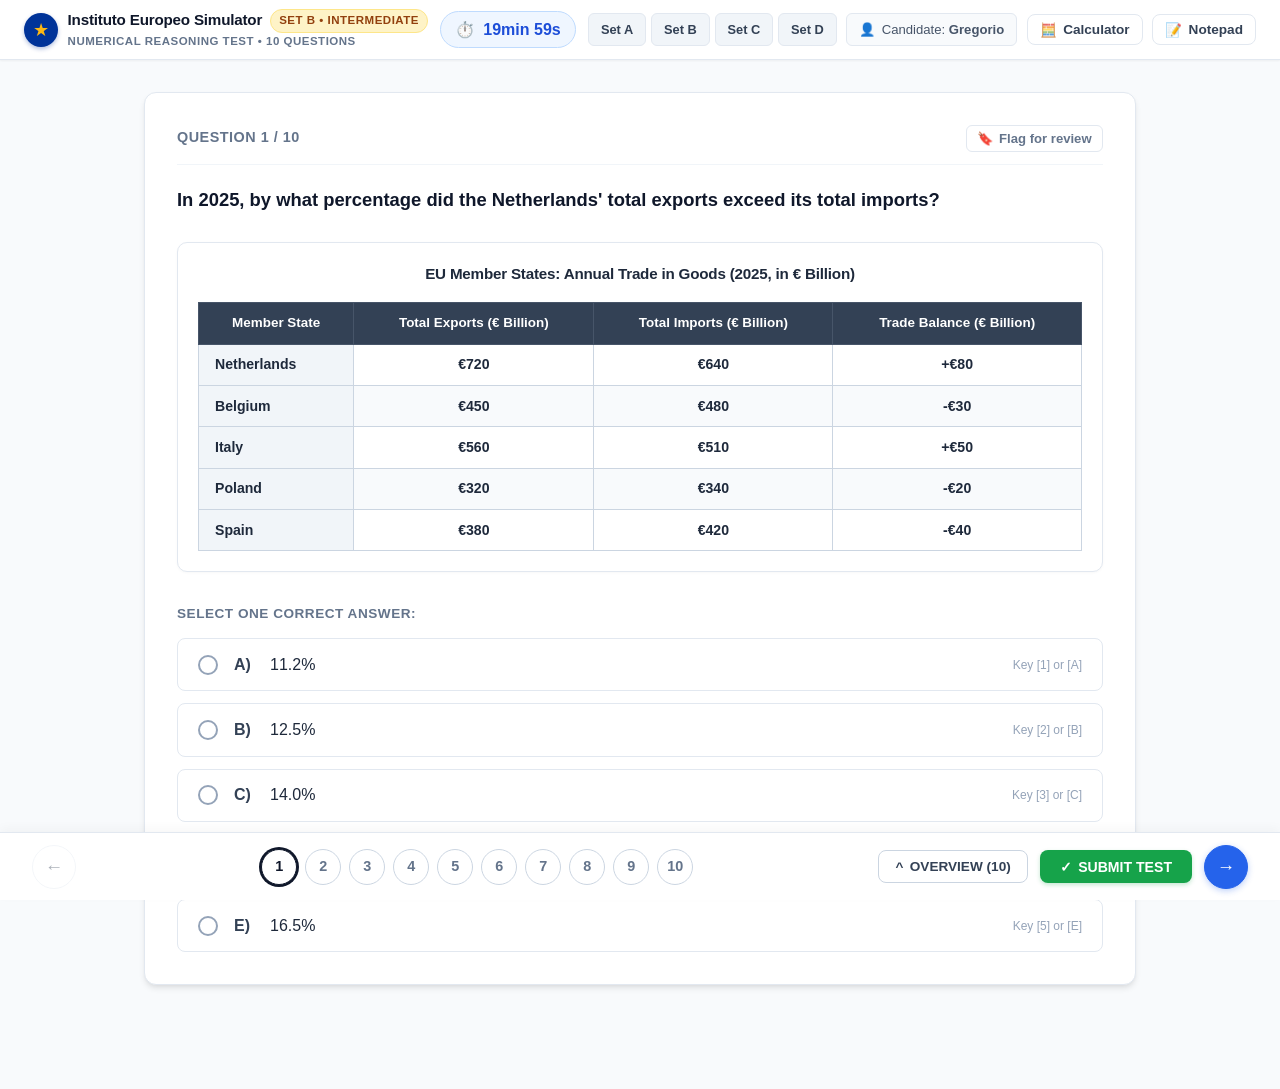
<file: epso_simulator_en_v2.html>
<!DOCTYPE html>
<html lang="en">
<head>
  <meta charset="UTF-8">
  <meta name="viewport" content="width=device-width, initial-scale=1.0">
  <title>Instituto Europeo Simulator - Numerical Reasoning Test (EPSO AD5 - Set B Intermediate)</title>
  <style>
    :root {
      --primary: #003399;
      --primary-light: #2563eb;
      --primary-dark: #002266;
      --accent: #fdb813;
      --bg: #f8fafc;
      --surface: #ffffff;
      --text: #1e293b;
      --text-muted: #64748b;
      --border: #e2e8f0;
      --border-dark: #cbd5e1;
      --success: #16a34a;
      --success-bg: #dcfce7;
      --danger: #dc2626;
      --danger-bg: #fee2e2;
      --warning: #d97706;
      --warning-bg: #fef3c7;
      --shadow-sm: 0 1px 2px rgba(0,0,0,0.05);
      --shadow: 0 4px 6px -1px rgba(0,0,0,0.1), 0 2px 4px -2px rgba(0,0,0,0.05);
      --shadow-lg: 0 10px 15px -3px rgba(0,0,0,0.1), 0 4px 6px -4px rgba(0,0,0,0.05);
      --font-family: -apple-system, BlinkMacSystemFont, "Segoe UI", Roboto, "Helvetica Neue", Arial, sans-serif;
    }

    * {
      box-sizing: border-box;
      margin: 0;
      padding: 0;
    }

    body {
      font-family: var(--font-family);
      background-color: var(--bg);
      color: var(--text);
      line-height: 1.5;
      min-height: 100vh;
      display: flex;
      flex-direction: column;
      user-select: none;
    }

    /* TOP HEADER */
    .top-header {
      background: #ffffff;
      border-bottom: 1px solid var(--border);
      height: 60px;
      padding: 0 1.5rem;
      display: flex;
      align-items: center;
      justify-content: space-between;
      position: sticky;
      top: 0;
      z-index: 50;
      box-shadow: var(--shadow-sm);
    }

    .header-left {
      display: flex;
      align-items: center;
      gap: 1rem;
    }

    .eu-logo-badge {
      display: flex;
      align-items: center;
      gap: 0.6rem;
      text-decoration: none;
    }

    .eu-star-logo {
      width: 34px;
      height: 34px;
      background: var(--primary);
      border-radius: 50%;
      display: flex;
      align-items: center;
      justify-content: center;
      color: var(--accent);
      font-size: 1.15rem;
      box-shadow: 0 2px 4px rgba(0,51,153,0.3);
    }

    .logo-text-wrap {
      display: flex;
      flex-direction: column;
    }

    .logo-title {
      font-size: 0.95rem;
      font-weight: 700;
      color: #0f172a;
      letter-spacing: -0.2px;
    }

    .logo-sub {
      font-size: 0.72rem;
      color: var(--text-muted);
      text-transform: uppercase;
      font-weight: 600;
      letter-spacing: 0.5px;
    }

    .test-level-badge {
      background: #fef3c7;
      border: 1px solid #fde68a;
      color: #92400e;
      font-size: 0.72rem;
      font-weight: 700;
      padding: 2px 8px;
      border-radius: 9999px;
      text-transform: uppercase;
      letter-spacing: 0.5px;
    }

    .header-center {
      display: flex;
      align-items: center;
      gap: 0.75rem;
    }

    .timer-pill {
      display: flex;
      align-items: center;
      gap: 0.5rem;
      background: #eff6ff;
      border: 1px solid #bfdbfe;
      color: #1d4ed8;
      padding: 0.35rem 0.9rem;
      border-radius: 9999px;
      font-weight: 700;
      font-size: 1rem;
      font-variant-numeric: tabular-nums;
      transition: all 0.3s ease;
    }

    .timer-pill.warning {
      background: var(--warning-bg);
      border-color: #fde68a;
      color: var(--warning);
      animation: pulseWarning 2s infinite;
    }

    .timer-pill.danger {
      background: var(--danger-bg);
      border-color: #fecaca;
      color: var(--danger);
      animation: pulseDanger 1s infinite;
    }

    @keyframes pulseDanger {
      0%, 100% { transform: scale(1); }
      50% { transform: scale(1.04); }
    }

    .header-right {
      display: flex;
      align-items: center;
      gap: 0.6rem;
    }

    .switch-test-btn {
      background: #f1f5f9;
      border: 1px solid var(--border);
      color: #334155;
      font-size: 0.8rem;
      font-weight: 600;
      padding: 0.35rem 0.75rem;
      border-radius: 6px;
      text-decoration: none;
      display: flex;
      align-items: center;
      gap: 0.35rem;
      transition: all 0.2s;
    }

    .switch-test-btn:hover {
      background: #e2e8f0;
      color: #0f172a;
    }

    .tool-icon-btn {
      background: #ffffff;
      border: 1px solid var(--border);
      border-radius: 8px;
      padding: 0.4rem 0.75rem;
      font-size: 0.85rem;
      font-weight: 600;
      color: #334155;
      cursor: pointer;
      display: flex;
      align-items: center;
      gap: 0.4rem;
      transition: all 0.2s;
    }

    .tool-icon-btn:hover {
      background: #f1f5f9;
      border-color: var(--border-dark);
      color: #0f172a;
    }

    .candidate-pill {
      font-size: 0.82rem;
      color: #475569;
      background: #f8fafc;
      padding: 0.35rem 0.75rem;
      border-radius: 6px;
      border: 1px solid var(--border);
      display: flex;
      align-items: center;
      gap: 0.4rem;
    }

    /* MAIN CONTAINER */
    .exam-wrapper {
      flex: 1;
      max-width: 1040px;
      width: 100%;
      margin: 0 auto;
      padding: 2rem 1.5rem 6.5rem 1.5rem;
    }

    /* QUESTION CARD */
    .question-card {
      background: #ffffff;
      border-radius: 12px;
      border: 1px solid var(--border);
      box-shadow: var(--shadow);
      padding: 2rem;
      position: relative;
    }

    .question-header {
      display: flex;
      justify-content: space-between;
      align-items: center;
      margin-bottom: 1.25rem;
      border-bottom: 1px solid #f1f5f9;
      padding-bottom: 0.75rem;
    }

    .question-number-badge {
      font-size: 0.9rem;
      font-weight: 700;
      color: var(--text-muted);
      text-transform: uppercase;
      letter-spacing: 0.5px;
    }

    .btn-flag-toggle {
      background: none;
      border: 1px solid var(--border);
      border-radius: 6px;
      padding: 0.3rem 0.65rem;
      font-size: 0.82rem;
      font-weight: 600;
      color: var(--text-muted);
      cursor: pointer;
      display: flex;
      align-items: center;
      gap: 0.35rem;
      transition: all 0.2s;
    }

    .btn-flag-toggle.flagged {
      background: #fef3c7;
      border-color: #f59e0b;
      color: #b45309;
    }

    .question-prompt {
      font-size: 1.15rem;
      font-weight: 600;
      color: #0f172a;
      line-height: 1.6;
      margin-bottom: 1.75rem;
    }

    /* VISUAL CONTAINER (TABLES / CHARTS) */
    .visual-wrapper {
      background: #ffffff;
      border: 1px solid #e2e8f0;
      border-radius: 10px;
      padding: 1.25rem;
      margin-bottom: 2rem;
      box-shadow: 0 1px 3px rgba(0,0,0,0.03);
    }

    .visual-title {
      font-size: 0.95rem;
      font-weight: 700;
      color: #1e293b;
      text-align: center;
      margin-bottom: 1rem;
      letter-spacing: -0.2px;
    }

    .table-container {
      overflow-x: auto;
      margin: 0 auto;
    }

    .official-table {
      width: 100%;
      border-collapse: collapse;
      font-size: 0.88rem;
      text-align: center;
    }

    .official-table th {
      background-color: #334155;
      color: #ffffff;
      font-weight: 600;
      padding: 0.65rem 0.75rem;
      border: 1px solid #475569;
      font-size: 0.84rem;
    }

    .official-table td {
      padding: 0.6rem 0.75rem;
      border: 1px solid #cbd5e1;
      color: #1e293b;
    }

    .official-table tr:nth-child(even) {
      background-color: #f8fafc;
    }

    .official-table tr:hover {
      background-color: #f1f5f9;
    }

    .official-table .row-header {
      background-color: #f1f5f9;
      font-weight: 600;
      text-align: left;
      padding-left: 1rem;
    }

    /* CHART SVG STYLING */
    .chart-svg-container {
      width: 100%;
      display: flex;
      justify-content: center;
      align-items: center;
    }

    .chart-svg {
      max-width: 100%;
      height: auto;
      display: block;
    }

    /* OPTIONS LIST */
    .options-title {
      font-size: 0.85rem;
      font-weight: 700;
      color: var(--text-muted);
      text-transform: uppercase;
      letter-spacing: 0.5px;
      margin-bottom: 0.85rem;
    }

    .options-list {
      display: flex;
      flex-direction: column;
      gap: 0.75rem;
    }

    .option-item {
      display: flex;
      align-items: center;
      background: #ffffff;
      border: 1.5px solid #e2e8f0;
      border-radius: 8px;
      padding: 0.85rem 1.25rem;
      cursor: pointer;
      transition: all 0.2s cubic-bezier(0.4, 0, 0.2, 1);
      position: relative;
    }

    .option-item:hover {
      border-color: #93c5fd;
      background: #f8fafc;
    }

    .option-item.selected {
      border-color: var(--primary-light);
      background: #eff6ff;
      box-shadow: 0 0 0 1px var(--primary-light);
    }

    .option-radio {
      width: 20px;
      height: 20px;
      border: 2px solid #94a3b8;
      border-radius: 50%;
      margin-right: 1rem;
      display: flex;
      align-items: center;
      justify-content: center;
      flex-shrink: 0;
      transition: all 0.2s;
    }

    .option-item.selected .option-radio {
      border-color: var(--primary-light);
      background: var(--primary-light);
    }

    .option-radio-dot {
      width: 8px;
      height: 8px;
      background: #ffffff;
      border-radius: 50%;
      display: none;
    }

    .option-item.selected .option-radio-dot {
      display: block;
    }

    .option-letter {
      font-weight: 700;
      font-size: 1rem;
      color: #334155;
      margin-right: 0.75rem;
      min-width: 24px;
    }

    .option-item.selected .option-letter {
      color: var(--primary-dark);
    }

    .option-text {
      font-size: 1rem;
      color: #1e293b;
      font-weight: 500;
      flex: 1;
    }

    .option-shortcut {
      font-size: 0.75rem;
      color: #94a3b8;
      margin-left: 0.75rem;
    }

    /* FIXED BOTTOM NAVIGATION BAR */
    .bottom-navbar {
      position: fixed;
      bottom: 0;
      left: 0;
      right: 0;
      height: 68px;
      background: #ffffff;
      border-top: 1px solid var(--border);
      padding: 0 2rem;
      display: flex;
      align-items: center;
      justify-content: space-between;
      box-shadow: 0 -4px 10px rgba(0,0,0,0.03);
      z-index: 45;
    }

    .nav-arrow-btn {
      width: 44px;
      height: 44px;
      border-radius: 50%;
      border: 1px solid var(--border);
      background: #ffffff;
      color: #334155;
      font-size: 1.15rem;
      display: flex;
      align-items: center;
      justify-content: center;
      cursor: pointer;
      transition: all 0.2s;
    }

    .nav-arrow-btn:hover:not(:disabled) {
      background: #f1f5f9;
      border-color: var(--border-dark);
      color: #0f172a;
    }

    .nav-arrow-btn:disabled {
      opacity: 0.4;
      cursor: not-allowed;
    }

    .nav-arrow-btn.btn-next-active {
      background: var(--primary-light);
      border-color: var(--primary-light);
      color: #ffffff;
      box-shadow: 0 2px 6px rgba(37,99,235,0.3);
    }

    .nav-arrow-btn.btn-next-active:hover:not(:disabled) {
      background: #1d4ed8;
      border-color: #1d4ed8;
    }

    .nav-question-matrix {
      display: flex;
      align-items: center;
      gap: 0.5rem;
    }

    .nav-circle {
      width: 36px;
      height: 36px;
      border-radius: 50%;
      border: 1.5px solid #cbd5e1;
      background: #ffffff;
      color: #64748b;
      font-weight: 600;
      font-size: 0.9rem;
      display: flex;
      align-items: center;
      justify-content: center;
      cursor: pointer;
      position: relative;
      transition: all 0.2s;
    }

    .nav-circle:hover {
      border-color: #94a3b8;
      color: #1e293b;
    }

    .nav-circle.active {
      border-color: #0f172a;
      color: #0f172a;
      font-weight: 800;
      box-shadow: 0 0 0 2px #0f172a;
    }

    .nav-circle.answered {
      background: #e0f2fe;
      border-color: #0284c7;
      color: #0369a1;
      font-weight: 700;
    }

    .nav-circle.active.answered {
      border-color: #0f172a;
      box-shadow: 0 0 0 2px #0f172a;
    }

    .nav-circle.flagged::after {
      content: '';
      position: absolute;
      top: -2px;
      right: -2px;
      width: 9px;
      height: 9px;
      background: #f59e0b;
      border-radius: 50%;
      border: 1.5px solid #ffffff;
    }

    .nav-right-actions {
      display: flex;
      align-items: center;
      gap: 0.75rem;
    }

    .btn-overview {
      background: #ffffff;
      border: 1.5px solid #cbd5e1;
      color: #334155;
      font-weight: 700;
      font-size: 0.85rem;
      padding: 0.5rem 1rem;
      border-radius: 8px;
      cursor: pointer;
      display: flex;
      align-items: center;
      gap: 0.4rem;
      transition: all 0.2s;
    }

    .btn-overview:hover {
      background: #f8fafc;
      border-color: #94a3b8;
    }

    .btn-submit-exam {
      background: var(--success);
      color: #ffffff;
      border: none;
      font-weight: 700;
      font-size: 0.88rem;
      padding: 0.55rem 1.25rem;
      border-radius: 8px;
      cursor: pointer;
      display: flex;
      align-items: center;
      gap: 0.4rem;
      transition: all 0.2s;
      box-shadow: 0 2px 4px rgba(22,163,74,0.25);
    }

    .btn-submit-exam:hover {
      background: #15803d;
    }

    /* FLOATING WINDOWS (CALCULATOR & NOTEPAD) */
    .floating-window {
      position: fixed;
      background: #ffffff;
      border-radius: 12px;
      border: 1px solid var(--border-dark);
      box-shadow: var(--shadow-lg);
      z-index: 100;
      display: flex;
      flex-direction: column;
      overflow: hidden;
      width: 320px;
    }

    .floating-window.hidden {
      display: none;
    }

    .window-header {
      background: #f1f5f9;
      border-bottom: 1px solid var(--border);
      padding: 0.65rem 1rem;
      display: flex;
      align-items: center;
      justify-content: space-between;
      cursor: move;
      user-select: none;
    }

    .window-title {
      font-size: 0.85rem;
      font-weight: 700;
      color: #334155;
      display: flex;
      align-items: center;
      gap: 0.4rem;
    }

    .window-close-btn {
      background: none;
      border: none;
      color: #64748b;
      cursor: pointer;
      font-size: 1rem;
      font-weight: 700;
      padding: 0.2rem 0.4rem;
      border-radius: 4px;
    }

    .window-close-btn:hover {
      background: #e2e8f0;
      color: #0f172a;
    }

    /* CALCULATOR STYLES */
    .calc-screen {
      background: #0f172a;
      color: #ffffff;
      padding: 0.75rem 1rem;
      text-align: right;
    }

    .calc-history {
      font-size: 0.75rem;
      color: #94a3b8;
      min-height: 16px;
      overflow: hidden;
      text-overflow: ellipsis;
      white-space: nowrap;
    }

    .calc-main-display {
      font-size: 1.6rem;
      font-weight: 700;
      letter-spacing: 0.5px;
      font-variant-numeric: tabular-nums;
      overflow: hidden;
      text-overflow: ellipsis;
      white-space: nowrap;
    }

    .calc-pad {
      padding: 0.75rem;
      display: grid;
      grid-template-columns: repeat(4, 1fr);
      gap: 0.4rem;
      background: #f8fafc;
    }

    .calc-btn {
      height: 42px;
      background: #ffffff;
      border: 1px solid #cbd5e1;
      border-radius: 6px;
      font-size: 1rem;
      font-weight: 600;
      color: #1e293b;
      cursor: pointer;
      display: flex;
      align-items: center;
      justify-content: center;
      transition: all 0.15s;
    }

    .calc-btn:hover {
      background: #f1f5f9;
      border-color: #94a3b8;
    }

    .calc-btn:active {
      background: #e2e8f0;
      transform: scale(0.97);
    }

    .calc-btn.btn-op {
      background: #e0f2fe;
      border-color: #bae6fd;
      color: #0369a1;
      font-weight: 700;
    }

    .calc-btn.btn-mem {
      background: #fef3c7;
      border-color: #fde68a;
      color: #92400e;
      font-size: 0.8rem;
    }

    .calc-btn.btn-eq {
      background: var(--primary-light);
      border-color: var(--primary-light);
      color: #ffffff;
      font-weight: 700;
      grid-column: span 2;
    }

    .calc-btn.btn-eq:hover {
      background: #1d4ed8;
    }

    /* NOTEPAD STYLES */
    .notepad-area {
      width: 100%;
      height: 220px;
      border: none;
      padding: 0.85rem;
      font-family: monospace;
      font-size: 0.9rem;
      line-height: 1.5;
      resize: vertical;
      outline: none;
      background: #ffffff;
      color: #1e293b;
    }

    .notepad-bar {
      display: flex;
      justify-content: space-between;
      align-items: center;
      padding: 0.5rem 0.85rem;
      background: #f8fafc;
      border-top: 1px solid var(--border);
      font-size: 0.75rem;
      color: var(--text-muted);
    }

    /* MODAL OVERLAYS */
    .modal-backdrop {
      position: fixed;
      top: 0;
      left: 0;
      right: 0;
      bottom: 0;
      background: rgba(15, 23, 42, 0.6);
      backdrop-filter: blur(2px);
      z-index: 1000;
      display: flex;
      align-items: center;
      justify-content: center;
      padding: 1.5rem;
    }

    .modal-backdrop.hidden {
      display: none;
    }

    .modal-box {
      background: #ffffff;
      border-radius: 12px;
      box-shadow: var(--shadow-lg);
      max-width: 580px;
      width: 100%;
      overflow: hidden;
      animation: modalFadeIn 0.2s ease-out;
    }

    @keyframes modalFadeIn {
      from { opacity: 0; transform: scale(0.96); }
      to { opacity: 1; transform: scale(1); }
    }

    .modal-header {
      padding: 1.25rem 1.5rem;
      border-bottom: 1px solid var(--border);
      display: flex;
      align-items: center;
      justify-content: space-between;
      background: #f8fafc;
    }

    .modal-header h3 {
      font-size: 1.1rem;
      color: #0f172a;
      font-weight: 700;
    }

    .modal-body {
      padding: 1.5rem;
      max-height: 70vh;
      overflow-y: auto;
    }

    .modal-footer {
      padding: 1rem 1.5rem;
      border-top: 1px solid var(--border);
      background: #f8fafc;
      display: flex;
      justify-content: flex-end;
      gap: 0.75rem;
    }

    .overview-grid {
      display: grid;
      grid-template-columns: repeat(5, 1fr);
      gap: 0.75rem;
      margin: 1rem 0;
    }

    .overview-item {
      border: 1px solid var(--border);
      border-radius: 8px;
      padding: 0.75rem;
      text-align: center;
      cursor: pointer;
      background: #ffffff;
      transition: all 0.2s;
    }

    .overview-item:hover {
      border-color: var(--primary-light);
      background: #eff6ff;
    }

    .overview-num {
      font-weight: 700;
      font-size: 1rem;
      color: #0f172a;
    }

    .overview-status {
      font-size: 0.72rem;
      text-transform: uppercase;
      font-weight: 700;
      margin-top: 0.25rem;
    }

    .status-unanswered { color: #94a3b8; }
    .status-answered { color: #0284c7; }
    .status-flagged { color: #d97706; }

    /* RESULTS VIEW */
    .results-container {
      max-width: 960px;
      margin: 0 auto;
      padding: 2rem 1.5rem;
    }

    .results-summary-card {
      background: #ffffff;
      border-radius: 12px;
      border: 1px solid var(--border);
      padding: 2.5rem;
      text-align: center;
      margin-bottom: 2rem;
      box-shadow: var(--shadow);
    }

    .results-score-badge {
      display: inline-flex;
      align-items: center;
      justify-content: center;
      width: 110px;
      height: 110px;
      border-radius: 50%;
      background: #eff6ff;
      border: 4px solid var(--primary-light);
      color: var(--primary);
      font-size: 2.2rem;
      font-weight: 800;
      margin-bottom: 1.25rem;
    }

    .results-score-badge.pass {
      background: #dcfce7;
      border-color: #22c55e;
      color: #15803d;
    }

    .results-score-badge.fail {
      background: #fee2e2;
      border-color: #ef4444;
      color: #b91c1c;
    }

    .result-outcome-title {
      font-size: 1.6rem;
      font-weight: 800;
      color: #0f172a;
      margin-bottom: 0.5rem;
    }

    .result-outcome-desc {
      color: var(--text-muted);
      font-size: 1rem;
      max-width: 580px;
      margin: 0 auto 1.5rem auto;
    }

    .stats-pills {
      display: flex;
      justify-content: center;
      gap: 1.5rem;
      flex-wrap: wrap;
      margin-bottom: 1.5rem;
    }

    .stat-pill {
      background: #f8fafc;
      border: 1px solid var(--border);
      border-radius: 8px;
      padding: 0.65rem 1.25rem;
      text-align: center;
    }

    .stat-val {
      font-size: 1.25rem;
      font-weight: 700;
      color: #0f172a;
    }

    .stat-lbl {
      font-size: 0.75rem;
      text-transform: uppercase;
      font-weight: 600;
      color: var(--text-muted);
    }

    .review-section-title {
      font-size: 1.25rem;
      font-weight: 700;
      color: #0f172a;
      margin-bottom: 1.25rem;
      display: flex;
      align-items: center;
      justify-content: space-between;
    }

    .review-card {
      background: #ffffff;
      border: 1px solid var(--border);
      border-radius: 10px;
      padding: 1.5rem;
      margin-bottom: 1.5rem;
      box-shadow: var(--shadow-sm);
    }

    .review-card-header {
      display: flex;
      justify-content: space-between;
      align-items: center;
      margin-bottom: 0.75rem;
      padding-bottom: 0.5rem;
      border-bottom: 1px solid #f1f5f9;
    }

    .review-q-title {
      font-weight: 700;
      font-size: 1rem;
      color: #0f172a;
    }

    .review-badge {
      padding: 0.25rem 0.6rem;
      border-radius: 9999px;
      font-size: 0.78rem;
      font-weight: 700;
    }

    .review-badge.correct {
      background: #dcfce7;
      color: #15803d;
    }

    .review-badge.incorrect {
      background: #fee2e2;
      color: #b91c1c;
    }

    .review-badge.blank {
      background: #f1f5f9;
      color: #64748b;
    }

    .solution-box {
      background: #f0fdf4;
      border: 1px solid #bbf7d0;
      border-radius: 8px;
      padding: 1rem 1.25rem;
      margin-top: 1rem;
    }

    .solution-title {
      font-weight: 700;
      color: #166534;
      font-size: 0.9rem;
      margin-bottom: 0.4rem;
      display: flex;
      align-items: center;
      gap: 0.4rem;
    }

    .solution-text {
      font-size: 0.92rem;
      color: #14532d;
      line-height: 1.6;
    }

    .btn-retake {
      background: var(--primary);
      color: #ffffff;
      border: none;
      padding: 0.75rem 1.75rem;
      font-size: 1rem;
      font-weight: 700;
      border-radius: 8px;
      cursor: pointer;
      transition: all 0.2s;
    }

    .btn-retake:hover {
      background: var(--primary-dark);
    }
  </style>
</head>
<body>

  <!-- TOP HEADER -->
  <header class="top-header">
    <div class="header-left">
      <div class="eu-logo-badge">
        <div class="eu-star-logo">★</div>
        <div class="logo-text-wrap">
          <div style="display:flex; align-items:center; gap:0.5rem;">
            <span class="logo-title">Instituto Europeo Simulator</span>
            <span class="test-level-badge">Set B • Intermediate</span>
          </div>
          <span class="logo-sub">Numerical Reasoning Test • 10 Questions</span>
        </div>
      </div>
    </div>

    <div class="header-center">
      <div id="exam-timer" class="timer-pill" title="Time remaining: 2 minutes per question (Official EPSO format)">
        <span>⏱️</span>
        <span id="timer-display">20min 00s</span>
      </div>
    </div>

    <div class="header-right">
      <div style="display:flex; gap:0.3rem;">
        <a href="epso_simulator_en.html" class="switch-test-btn" title="Set A (Foundation)">Set A</a>
        <a href="epso_simulator_en_v2.html" class="switch-test-btn active" title="Set B (Intermediate)">Set B</a>
        <a href="epso_simulator_en_v3.html" class="switch-test-btn" title="Set C (Advanced)">Set C</a>
        <a href="epso_simulator_en_v4.html" class="switch-test-btn" title="Set D (Cost & Break-even)">Set D</a>
      </div>
      <div class="candidate-pill">
        <span>👤</span>
        <span>Candidate: <strong>Gregorio</strong></span>
      </div>
      <button id="btn-toggle-calculator" class="tool-icon-btn" title="Open Official Calculator (Alt+C)">
        <span>🧮</span>
        <span>Calculator</span>
      </button>
      <button id="btn-toggle-notepad" class="tool-icon-btn" title="Open Scratchpad / Notes (Alt+N)">
        <span>📝</span>
        <span>Notepad</span>
      </button>
    </div>
  </header>

  <!-- TEST WORKSPACE -->
  <main class="exam-wrapper" id="exam-workspace">
    <div class="question-card">
      <div class="question-header">
        <span class="question-number-badge" id="q-counter">Question 1 / 10</span>
        <button id="btn-flag" class="btn-flag-toggle" title="Flag this question to review later (Key: F)">
          <span id="flag-icon">🔖</span>
          <span id="flag-label">Flag for review</span>
        </button>
      </div>

      <h2 class="question-prompt" id="q-prompt">Loading question...</h2>

      <!-- Visual Area (Table or SVG Chart) -->
      <div class="visual-wrapper" id="visual-container">
        <!-- Rendered dynamically -->
      </div>

      <!-- Multiple Choice Options -->
      <div class="options-title">Select one correct answer:</div>
      <div class="options-list" id="options-container">
        <!-- Rendered dynamically -->
      </div>
    </div>
  </main>

  <!-- FIXED BOTTOM NAVIGATION BAR -->
  <nav class="bottom-navbar" id="bottom-navbar">
    <button id="btn-prev" class="nav-arrow-btn" title="Previous question (←)" disabled>
      ←
    </button>

    <div class="nav-question-matrix" id="nav-matrix">
      <!-- 10 Question Circles -->
    </div>

    <div class="nav-right-actions">
      <button id="btn-open-overview" class="btn-overview" title="Review all question statuses">
        <span>^</span>
        <span>OVERVIEW (10)</span>
      </button>

      <button id="btn-submit" class="btn-submit-exam" title="Finish and grade test">
        <span>✓</span>
        <span>SUBMIT TEST</span>
      </button>

      <button id="btn-next" class="nav-arrow-btn btn-next-active" title="Next question (→)">
        →
      </button>
    </div>
  </nav>

  <!-- RESULTS SCREEN (HIDDEN INITIALLY) -->
  <section class="results-container" id="results-view" style="display:none;">
    <div class="results-summary-card">
      <div id="results-badge" class="results-score-badge pass">8/10</div>
      <h2 class="result-outcome-title" id="results-title">Test Completed Successfully!</h2>
      <p class="result-outcome-desc" id="results-desc">
        You have completed Set B (Intermediate Level) of the EPSO AD5 Numerical Reasoning Test. Here is your detailed score and step-by-step breakdown.
      </p>

      <div class="stats-pills">
        <div class="stat-pill">
          <div class="stat-val" id="stat-score">8 / 10</div>
          <div class="stat-lbl">Final Score</div>
        </div>
        <div class="stat-pill">
          <div class="stat-val" id="stat-percent">80%</div>
          <div class="stat-lbl">Percentage</div>
        </div>
        <div class="stat-pill">
          <div class="stat-val" id="stat-time">15m 10s</div>
          <div class="stat-lbl">Time Elapsed</div>
        </div>
        <div class="stat-pill">
          <div class="stat-val" id="stat-status" style="color:#16a34a;">PASSED</div>
          <div class="stat-lbl">EPSO Threshold (≥ 50%)</div>
        </div>
      </div>

      <div style="display:flex; justify-content:center; gap:1rem;">
        <button id="btn-retake" class="btn-retake">🔄 Retake Set B</button>
        <a href="epso_simulator_en.html" class="btn-retake" style="background:#475569; text-decoration:none;">Go to Set A (Foundation)</a>
      </div>
    </div>

    <div class="review-section-title">
      <span>Question-by-Question Detailed Review & Step-by-Step Solutions</span>
    </div>

    <div id="review-cards-list">
      <!-- Generated dynamically -->
    </div>
  </section>

  <!-- FLOATING CALCULATOR -->
  <div id="calc-win" class="floating-window hidden" style="top:75px; right:30px;">
    <div class="window-header" id="calc-drag-handle">
      <div class="window-title">
        <span>🧮</span>
        <span>Official Basic Calculator</span>
      </div>
      <button class="window-close-btn" id="btn-close-calc">✕</button>
    </div>
    <div class="calc-screen">
      <div class="calc-history" id="calc-history">&nbsp;</div>
      <div class="calc-main-display" id="calc-display">0</div>
    </div>
    <div class="calc-pad">
      <button class="calc-btn btn-mem" data-action="mc">MC</button>
      <button class="calc-btn btn-mem" data-action="mr">MR</button>
      <button class="calc-btn btn-mem" data-action="m-minus">M-</button>
      <button class="calc-btn btn-mem" data-action="m-plus">M+</button>

      <button class="calc-btn" data-action="c">C</button>
      <button class="calc-btn" data-action="ce">CE</button>
      <button class="calc-btn" data-action="backspace">⌫</button>
      <button class="calc-btn btn-op" data-action="div">÷</button>

      <button class="calc-btn" data-num="7">7</button>
      <button class="calc-btn" data-num="8">8</button>
      <button class="calc-btn" data-num="9">9</button>
      <button class="calc-btn btn-op" data-action="mul">×</button>

      <button class="calc-btn" data-num="4">4</button>
      <button class="calc-btn" data-num="5">5</button>
      <button class="calc-btn" data-num="6">6</button>
      <button class="calc-btn btn-op" data-action="sub">-</button>

      <button class="calc-btn" data-num="1">1</button>
      <button class="calc-btn" data-num="2">2</button>
      <button class="calc-btn" data-num="3">3</button>
      <button class="calc-btn btn-op" data-action="add">+</button>

      <button class="calc-btn" data-action="sqrt">√</button>
      <button class="calc-btn" data-num="0">0</button>
      <button class="calc-btn" data-action="dot">.</button>
      <button class="calc-btn btn-op" data-action="pct">%</button>

      <button class="calc-btn btn-eq" data-action="eq" style="grid-column: span 4;">=</button>
    </div>
  </div>

  <!-- FLOATING NOTEPAD -->
  <div id="notepad-win" class="floating-window hidden" style="top:75px; left:30px; width:340px;">
    <div class="window-header" id="notepad-drag-handle">
      <div class="window-title">
        <span>📝</span>
        <span>Scratchpad / Rough Work</span>
      </div>
      <button class="window-close-btn" id="btn-close-notepad">✕</button>
    </div>
    <textarea id="notepad-text" class="notepad-area" placeholder="Type your rough calculations or notes here..."></textarea>
    <div class="notepad-bar">
      <span id="notepad-chars">0 characters</span>
      <div>
        <button id="btn-copy-notes" style="background:none; border:1px solid #cbd5e1; border-radius:4px; padding:2px 6px; font-size:0.75rem; cursor:pointer;">Copy</button>
        <button id="btn-clear-notes" style="background:none; border:1px solid #cbd5e1; border-radius:4px; padding:2px 6px; font-size:0.75rem; cursor:pointer; margin-left:4px;">Clear</button>
      </div>
    </div>
  </div>

  <!-- OVERVIEW MODAL -->
  <div id="overview-modal" class="modal-backdrop hidden">
    <div class="modal-box">
      <div class="modal-header">
        <h3>Test Overview - Set B (10 Questions)</h3>
        <button class="window-close-btn" id="btn-close-overview">✕</button>
      </div>
      <div class="modal-body">
        <p style="font-size:0.9rem; color:var(--text-muted); margin-bottom:1rem;">
          Click on any question number below to jump directly to it:
        </p>
        <div class="overview-grid" id="modal-overview-grid">
          <!-- Populated by JS -->
        </div>
        <div style="display:flex; justify-content:space-around; background:#f8fafc; border:1px solid var(--border); padding:0.75rem; border-radius:8px; font-size:0.8rem; margin-top:1rem;">
          <div><strong id="modal-answered-count">0</strong> Answered</div>
          <div><strong id="modal-unanswered-count">10</strong> Unanswered</div>
          <div><strong id="modal-flagged-count">0</strong> Flagged</div>
        </div>
      </div>
      <div class="modal-footer">
        <button class="btn-overview" id="btn-modal-return">Return to Test</button>
        <button class="btn-submit-exam" id="btn-modal-submit">Submit Test Now</button>
      </div>
    </div>
  </div>

  <!-- CONFIRM SUBMISSION MODAL -->
  <div id="confirm-modal" class="modal-backdrop hidden">
    <div class="modal-box">
      <div class="modal-header">
        <h3 id="confirm-title">Finish Test Confirmation</h3>
        <button class="window-close-btn" id="btn-close-confirm">✕</button>
      </div>
      <div class="modal-body">
        <p id="confirm-text" style="font-size:0.95rem; line-height:1.6; color:#334155;">
          Are you sure you want to finish and submit your test now?
        </p>
      </div>
      <div class="modal-footer">
        <button class="btn-overview" id="btn-cancel-submit">Keep Working</button>
        <button class="btn-submit-exam" id="btn-final-confirm">Yes, Submit Now</button>
      </div>
    </div>
  </div>

  <!-- TEST DATA & LOGIC -->
  <script>
    // 10 BRAND NEW INTERMEDIATE NUMERICAL REASONING QUESTIONS (EPSO AD5 FORMAT - SET B)
    // 2 minutes per question -> 20 minutes (1200 seconds)
    // Designed for 2 to 3 straightforward arithmetic steps (Gregorio's Method)
    const QUESTIONS_DATA = [
      {
        id: 1,
        title: "International Trade in Goods (Exports vs Imports)",
        prompt: "In 2025, by what percentage did the Netherlands' total exports exceed its total imports?",
        visualType: "table",
        visualTitle: "EU Member States: Annual Trade in Goods (2025, in € Billion)",
        tableData: {
          headers: ["Member State", "Total Exports (€ Billion)", "Total Imports (€ Billion)", "Trade Balance (€ Billion)"],
          rows: [
            ["Netherlands", "€720", "€640", "+€80"],
            ["Belgium", "€450", "€480", "-€30"],
            ["Italy", "€560", "€510", "+€50"],
            ["Poland", "€320", "€340", "-€20"],
            ["Spain", "€380", "€420", "-€40"]
          ]
        },
        options: [
          { letter: "A", text: "11.2%" },
          { letter: "B", text: "12.5%" },
          { letter: "C", text: "14.0%" },
          { letter: "D", text: "15.2%" },
          { letter: "E", text: "16.5%" }
        ],
        correct: "B",
        solution: "<strong>Gregorio's 2-Step Method:</strong><br>1. Calculate the difference between exports and imports for Netherlands: €720B - €640B = €80B excess.<br>2. Divide the excess by the baseline imports: 80 ÷ 640 = 0.125 = <strong>12.5%</strong>."
      },
      {
        id: 2,
        title: "High-Speed Rail Passenger Traffic Growth",
        prompt: "Between 2024 and 2025, what was the percentage increase in high-speed rail passenger volume in Spain?",
        visualType: "svg_grouped_rail",
        visualTitle: "High-Speed Rail Passenger Volume: 2024 vs 2025 (in millions of passenger-km)",
        options: [
          { letter: "A", text: "18.0%" },
          { letter: "B", text: "20.0%" },
          { letter: "C", text: "22.5%" },
          { letter: "D", text: "25.0%" },
          { letter: "E", text: "30.0%" }
        ],
        correct: "D",
        solution: "<strong>Gregorio's 2-Step Method:</strong><br>1. Read Spain's passenger traffic: 40 million (2024) and 50 million (2025). Increase = 50 - 40 = 10 million.<br>2. Calculate percentage growth: (10 ÷ 40) × 100% = <strong>25.0%</strong>."
      },
      {
        id: 3,
        title: "Inflation vs Wage Growth (Real Purchasing Power)",
        prompt: "In Portugal, if average monthly wages grow by 6.0% while consumer prices inflate by 2.0%, what is the estimated net real wage increase in euros per month? (Real wage growth rate % ≈ Wage growth % - Inflation %)",
        visualType: "table",
        visualTitle: "Annual Consumer Price Inflation and Nominal Wage Growth (2025)",
        tableData: {
          headers: ["Country", "Nominal Wage Growth (%)", "Inflation Rate (%)", "Average Monthly Wage (€)"],
          rows: [
            ["Sweden", "+4.8%", "+2.3%", "€3,500"],
            ["Austria", "+5.5%", "+3.5%", "€3,600"],
            ["Portugal", "+6.0%", "+2.0%", "€1,800"],
            ["Czechia", "+7.2%", "+3.2%", "€1,900"],
            ["Ireland", "+4.5%", "+1.5%", "€4,000"]
          ]
        },
        options: [
          { letter: "A", text: "€72" },
          { letter: "B", text: "€64" },
          { letter: "C", text: "€80" },
          { letter: "D", text: "€90" },
          { letter: "E", text: "€54" }
        ],
        correct: "A",
        solution: "<strong>Gregorio's 2-Step Method:</strong><br>1. Compute net real growth percentage: 6.0% - 2.0% = 4.0%.<br>2. Apply rate to Portugal's monthly wage: €1,800 × 4.0% = 1,800 × 0.04 = <strong>€72</strong>."
      },
      {
        id: 4,
        title: "Certified Organic Agricultural Land Share",
        prompt: "What is the total combined area of certified organic agricultural land in Austria and Sweden (in thousands of hectares, where 1 million ha = 1,000 thousand ha)?",
        visualType: "svg_horizontal_organic",
        visualTitle: "Total Agricultural Area & Certified Organic Farming Share (2025)",
        options: [
          { letter: "A", text: "1,050 thousand ha" },
          { letter: "B", text: "1,100 thousand ha" },
          { letter: "C", text: "1,150 thousand ha" },
          { letter: "D", text: "1,200 thousand ha" },
          { letter: "E", text: "1,250 thousand ha" }
        ],
        correct: "E",
        solution: "<strong>Gregorio's 3-Step Method:</strong><br>1. Austria organic area: 2,500 thousand ha × 26% = 650 thousand ha.<br>2. Sweden organic area: 3,000 thousand ha × 20% = 600 thousand ha.<br>3. Total combined: 650 + 600 = <strong>1,250 thousand ha</strong>."
      },
      {
        id: 5,
        title: "Cybersecurity Incident Response Budget Allocation",
        prompt: "How much more funding (in millions of euros) is allocated to Financial Services than to Healthcare & Hospitals from the European Cybersecurity Agency (ENISA) budget?",
        visualType: "svg_donut_cyber",
        visualTitle: "EU Cybersecurity Agency (ENISA): Budget Allocation 2026 (Total: €250 Million)",
        options: [
          { letter: "A", text: "€15 million" },
          { letter: "B", text: "€20 million" },
          { letter: "C", text: "€25 million" },
          { letter: "D", text: "€30 million" },
          { letter: "E", text: "€35 million" }
        ],
        correct: "B",
        solution: "<strong>Gregorio's 2-Step Method:</strong><br>1. Calculate the percentage difference between Financial Services (32%) and Healthcare (24%): 32% - 24% = 8%.<br>2. Multiply by the total budget: €250 million × 8% = 250 × 0.08 = <strong>€20 million</strong>."
      },
      {
        id: 6,
        title: "Demographic Aging & Age Dependency Ratio",
        prompt: "The Age Dependency Ratio is defined as: ((Youth + Elderly) ÷ Working Age) × 100%. What is the Age Dependency Ratio for Country Alpha?",
        visualType: "table",
        visualTitle: "Population Distribution by Age Bracket (2025, in Millions of Inhabitants)",
        tableData: {
          headers: ["Country", "Youth (0-14 yrs)", "Working Age (15-64 yrs)", "Elderly (65+ yrs)", "Total Population"],
          rows: [
            ["Country Alpha", "1.8", "6.0", "2.2", "10.0"],
            ["Country Beta", "2.4", "8.0", "1.6", "12.0"],
            ["Country Gamma", "3.0", "10.0", "2.0", "15.0"],
            ["Country Delta", "1.2", "4.0", "0.8", "6.0"],
            ["Country Epsilon", "1.5", "5.0", "1.5", "8.0"]
          ]
        },
        options: [
          { letter: "A", text: "66.7%" },
          { letter: "B", text: "62.5%" },
          { letter: "C", text: "70.0%" },
          { letter: "D", text: "72.5%" },
          { letter: "E", text: "75.0%" }
        ],
        correct: "A",
        solution: "<strong>Gregorio's 2-Step Method:</strong><br>1. Total dependent population in Country Alpha: 1.8 (Youth) + 2.2 (Elderly) = 4.0 million.<br>2. Divide by working age population: (4.0 ÷ 6.0) × 100% = 0.6667 = <strong>66.7%</strong>."
      },
      {
        id: 7,
        title: "Greenhouse Gas (GHG) Emissions by Economic Sector",
        prompt: "In Region South, what percentage of total greenhouse gas emissions was generated by the Transport sector in 2025?",
        visualType: "svg_stacked_emissions",
        visualTitle: "Annual GHG Emissions by Sector in 2025 (in Million Tonnes CO₂ equivalent)",
        options: [
          { letter: "A", text: "24.0%" },
          { letter: "B", text: "26.5%" },
          { letter: "C", text: "30.0%" },
          { letter: "D", text: "33.5%" },
          { letter: "E", text: "36.0%" }
        ],
        correct: "C",
        solution: "<strong>Gregorio's 2-Step Method:</strong><br>1. Sum Region South's total emissions: 60 (Energy) + 45 (Transport) + 30 (Industry) + 15 (Agriculture) = 150 Mt CO₂e.<br>2. Compute Transport share: (45 ÷ 150) × 100% = <strong>30.0%</strong>."
      },
      {
        id: 8,
        title: "Pharmaceutical Drug Evaluations & Approvals",
        prompt: "How many Oncology and Cardiology drug dossiers were approved in total by the European Medicines Agency in 2025?",
        visualType: "table",
        visualTitle: "New Drug Authorisation Evaluations & Audit Fees (2025)",
        tableData: {
          headers: ["Therapeutic Class", "Evaluated Dossiers", "Approval Rate (%)", "Average Audit Fee (€)"],
          rows: [
            ["Oncology (Cancer)", "50", "80%", "€120,000"],
            ["Cardiology", "40", "75%", "€100,000"],
            ["Rare Diseases (Orphan)", "30", "90%", "€80,000"],
            ["Infectious Diseases", "60", "70%", "€90,000"],
            ["Neurology", "25", "60%", "€110,000"]
          ]
        },
        options: [
          { letter: "A", text: "58 dossiers" },
          { letter: "B", text: "64 dossiers" },
          { letter: "C", text: "66 dossiers" },
          { letter: "D", text: "70 dossiers" },
          { letter: "E", text: "76 dossiers" }
        ],
        correct: "D",
        solution: "<strong>Gregorio's 3-Step Method:</strong><br>1. Oncology approved dossiers: 50 × 80% = 40 dossiers.<br>2. Cardiology approved dossiers: 40 × 75% = 30 dossiers.<br>3. Total approved: 40 + 30 = <strong>70 dossiers</strong>."
      },
      {
        id: 9,
        title: "Higher Education Financing: Tuition vs Government Subsidy",
        prompt: "In the Faculty of Engineering, what percentage of the total annual cost per student is covered by the Government Subsidy?",
        visualType: "svg_grouped_education",
        visualTitle: "Annual Cost per University Student: Tuition Fee vs Government Subsidy (in €)",
        options: [
          { letter: "A", text: "75.0%" },
          { letter: "B", text: "80.0%" },
          { letter: "C", text: "85.0%" },
          { letter: "D", text: "88.0%" },
          { letter: "E", text: "92.5%" }
        ],
        correct: "C",
        solution: "<strong>Gregorio's 2-Step Method:</strong><br>1. Total cost per Engineering student: €1,200 (Fee) + €6,800 (Subsidy) = €8,000.<br>2. Calculate Government share: (6,800 ÷ 8,000) × 100% = 0.85 = <strong>85.0%</strong>."
      },
      {
        id: 10,
        title: "5G Telecommunications Coverage Expansion",
        prompt: "If Poland had a total population of 38 million in 2025, how many more people had 5G mobile coverage in 2025 compared to 2022?",
        visualType: "svg_line_5g",
        visualTitle: "5G Population Coverage Growth (2022 - 2025, in % of population)",
        options: [
          { letter: "A", text: "14.8 million" },
          { letter: "B", text: "15.6 million" },
          { letter: "C", text: "16.2 million" },
          { letter: "D", text: "16.8 million" },
          { letter: "E", text: "17.1 million" }
        ],
        correct: "E",
        solution: "<strong>Gregorio's 2-Step Method:</strong><br>1. Find coverage percentage point increase for Poland: 75% (in 2025) - 30% (in 2022) = 45%.<br>2. Multiply by total population: 38 million × 45% = 38 × 0.45 = <strong>17.1 million people</strong>."
      }
    ];

    // STATE
    let currentIndex = 0;
    let userAnswers = new Array(10).fill(null);
    let flaggedQuestions = new Array(10).fill(false);
    let timeRemaining = 1200; // 20 minutes (2 min/question)
    let timerInterval = null;
    let isFinished = false;

    // INIT
    window.addEventListener('DOMContentLoaded', () => {
      initMatrix();
      renderQuestion(0);
      startTimer();
      setupEventListeners();
      setupCalculator();
      setupNotepad();
    });

    // NAVIGATION MATRIX
    function initMatrix() {
      const matrix = document.getElementById('nav-matrix');
      matrix.innerHTML = '';
      for (let i = 0; i < 10; i++) {
        const circle = document.createElement('div');
        circle.className = `nav-circle ${i === 0 ? 'active' : ''}`;
        circle.id = `nav-c-${i}`;
        circle.textContent = (i + 1);
        circle.title = `Jump to Question ${i + 1}`;
        circle.addEventListener('click', () => {
          if (!isFinished) {
            goToQuestion(i);
          }
        });
        matrix.appendChild(circle);
      }
    }

    function updateMatrix() {
      for (let i = 0; i < 10; i++) {
        const circle = document.getElementById(`nav-c-${i}`);
        if (!circle) continue;
        circle.className = 'nav-circle';
        if (i === currentIndex) circle.classList.add('active');
        if (userAnswers[i] !== null) circle.classList.add('answered');
        if (flaggedQuestions[i]) circle.classList.add('flagged');
      }
    }

    // RENDER QUESTION
    function renderQuestion(index) {
      currentIndex = index;
      const q = QUESTIONS_DATA[index];

      // Counter
      document.getElementById('q-counter').textContent = `Question ${index + 1} / 10`;

      // Prompt
      document.getElementById('q-prompt').textContent = q.prompt;

      // Flag state
      const btnFlag = document.getElementById('btn-flag');
      if (flaggedQuestions[index]) {
        btnFlag.classList.add('flagged');
        document.getElementById('flag-label').textContent = 'Flagged for review';
      } else {
        btnFlag.classList.remove('flagged');
        document.getElementById('flag-label').textContent = 'Flag for review';
      }

      // Render Visual
      renderVisual(q);

      // Render Options
      const optContainer = document.getElementById('options-container');
      optContainer.innerHTML = '';
      const currentSelected = userAnswers[index];

      q.options.forEach((opt, optIdx) => {
        const isSelected = currentSelected === opt.letter;
        const item = document.createElement('div');
        item.className = `option-item ${isSelected ? 'selected' : ''}`;
        item.setAttribute('data-letter', opt.letter);
        item.innerHTML = `
          <div class="option-radio">
            <div class="option-radio-dot"></div>
          </div>
          <div class="option-letter">${opt.letter})</div>
          <div class="option-text">${opt.text}</div>
          <div class="option-shortcut">Key [${optIdx + 1}] or [${opt.letter}]</div>
        `;
        item.addEventListener('click', () => {
          selectAnswer(opt.letter);
        });
        optContainer.appendChild(item);
      });

      // Update Nav Buttons
      document.getElementById('btn-prev').disabled = (index === 0);
      const btnNext = document.getElementById('btn-next');
      if (index === 9) {
        btnNext.disabled = true;
        btnNext.classList.remove('btn-next-active');
      } else {
        btnNext.disabled = false;
        btnNext.classList.add('btn-next-active');
      }

      updateMatrix();
    }

    // RENDER VISUAL (TABLES / HIGH RESOLUTION SVG CHARTS)
    function renderVisual(q) {
      const container = document.getElementById('visual-container');
      container.innerHTML = `<div class="visual-title">${q.visualTitle}</div>`;

      if (q.visualType === 'table') {
        let tableHtml = '<div class="table-container"><table class="official-table">';
        // Headers
        tableHtml += '<thead><tr>';
        q.tableData.headers.forEach(h => {
          tableHtml += `<th>${h}</th>`;
        });
        tableHtml += '</tr></thead><tbody>';
        // Rows
        q.tableData.rows.forEach(r => {
          tableHtml += '<tr>';
          r.forEach((cell, idx) => {
            if (idx === 0) {
              tableHtml += `<td class="row-header">${cell}</td>`;
            } else {
              tableHtml += `<td><strong>${cell}</strong></td>`;
            }
          });
          tableHtml += '</tr>';
        });
        tableHtml += '</tbody></table></div>';
        container.innerHTML += tableHtml;
      } 
      else if (q.visualType === 'svg_grouped_rail') {
        // Grouped Bar Chart: High-Speed Rail 2024 vs 2025
        container.innerHTML += `
          <div class="chart-svg-container">
            <svg class="chart-svg" viewBox="0 0 680 290" width="680" height="290">
              <rect width="680" height="290" fill="#ffffff"/>
              <!-- Legend -->
              <g transform="translate(240, 15)">
                <rect x="0" y="0" width="16" height="12" fill="#64748b" rx="2"/>
                <text x="24" y="10" font-size="12" fill="#334155" font-weight="600">2024</text>

                <rect x="90" y="0" width="16" height="12" fill="#0284c7" rx="2"/>
                <text x="114" y="10" font-size="12" fill="#334155" font-weight="600">2025</text>
              </g>

              <!-- Grid -->
              <line x1="80" y1="230" x2="630" y2="230" stroke="#cbd5e1" stroke-width="1.5"/>
              <line x1="80" y1="180" x2="630" y2="180" stroke="#f1f5f9" stroke-width="1"/>
              <line x1="80" y1="130" x2="630" y2="130" stroke="#f1f5f9" stroke-width="1"/>
              <line x1="80" y1="80" x2="630" y2="80" stroke="#f1f5f9" stroke-width="1"/>

              <!-- Y Axis labels (Scale: 1M = 1.25px) -->
              <text x="70" y="234" font-size="11" fill="#64748b" text-anchor="end">0M</text>
              <text x="70" y="184" font-size="11" fill="#64748b" text-anchor="end">40M</text>
              <text x="70" y="134" font-size="11" fill="#64748b" text-anchor="end">80M</text>
              <text x="70" y="84" font-size="11" fill="#64748b" text-anchor="end">120M</text>

              <!-- France: 110M -> 121M -->
              <g transform="translate(100, 0)">
                <rect x="0" y="92" width="38" height="138" fill="#64748b" rx="2"/>
                <text x="19" y="84" font-size="11" font-weight="700" fill="#64748b" text-anchor="middle">110M</text>
                <rect x="42" y="78" width="38" height="152" fill="#0284c7" rx="2"/>
                <text x="61" y="70" font-size="11" font-weight="700" fill="#0284c7" text-anchor="middle">121M</text>
                <text x="40" y="252" font-size="12" font-weight="600" fill="#1e293b" text-anchor="middle">France (TGV)</text>
              </g>

              <!-- Spain: 40M -> 50M (Target) -->
              <g transform="translate(235, 0)">
                <rect x="0" y="180" width="38" height="50" fill="#64748b" rx="2"/>
                <text x="19" y="172" font-size="11" font-weight="700" fill="#64748b" text-anchor="middle">40M</text>
                <rect x="42" y="167" width="38" height="63" fill="#0284c7" rx="2"/>
                <text x="61" y="159" font-size="11" font-weight="800" fill="#0369a1" text-anchor="middle">50M</text>
                <text x="40" y="252" font-size="12" font-weight="700" fill="#0f172a" text-anchor="middle">Spain (AVE)</text>
              </g>

              <!-- Germany: 90M -> 99M -->
              <g transform="translate(370, 0)">
                <rect x="0" y="117" width="38" height="113" fill="#64748b" rx="2"/>
                <text x="19" y="109" font-size="11" font-weight="700" fill="#64748b" text-anchor="middle">90M</text>
                <rect x="42" y="106" width="38" height="124" fill="#0284c7" rx="2"/>
                <text x="61" y="98" font-size="11" font-weight="700" fill="#0284c7" text-anchor="middle">99M</text>
                <text x="40" y="252" font-size="12" font-weight="600" fill="#1e293b" text-anchor="middle">Germany (ICE)</text>
              </g>

              <!-- Italy: 50M -> 60M -->
              <g transform="translate(505, 0)">
                <rect x="0" y="167" width="38" height="63" fill="#64748b" rx="2"/>
                <text x="19" y="159" font-size="11" font-weight="700" fill="#64748b" text-anchor="middle">50M</text>
                <rect x="42" y="155" width="38" height="75" fill="#0284c7" rx="2"/>
                <text x="61" y="147" font-size="11" font-weight="700" fill="#0284c7" text-anchor="middle">60M</text>
                <text x="40" y="252" font-size="12" font-weight="600" fill="#1e293b" text-anchor="middle">Italy (Freccia)</text>
              </g>
            </svg>
          </div>
        `;
      }
      else if (q.visualType === 'svg_horizontal_organic') {
        // Horizontal Bar Chart: Organic Area Share & Total Area
        container.innerHTML += `
          <div class="chart-svg-container">
            <svg class="chart-svg" viewBox="0 0 680 270" width="680" height="270">
              <rect width="680" height="270" fill="#ffffff"/>
              <!-- Axis -->
              <line x1="160" y1="20" x2="160" y2="220" stroke="#94a3b8" stroke-width="1.5"/>
              <line x1="160" y1="220" x2="620" y2="220" stroke="#cbd5e1" stroke-width="1.5"/>

              <!-- Grid -->
              <text x="160" y="238" font-size="11" fill="#64748b" text-anchor="middle">0%</text>
              <line x1="280" y1="20" x2="280" y2="220" stroke="#f1f5f9" stroke-width="1"/>
              <text x="280" y="238" font-size="11" fill="#64748b" text-anchor="middle">10%</text>
              <line x1="400" y1="20" x2="400" y2="220" stroke="#f1f5f9" stroke-width="1"/>
              <text x="400" y="238" font-size="11" fill="#64748b" text-anchor="middle">20%</text>
              <line x1="520" y1="20" x2="520" y2="220" stroke="#f1f5f9" stroke-width="1"/>
              <text x="520" y="238" font-size="11" fill="#64748b" text-anchor="middle">30%</text>

              <!-- Austria: Total 2.5M ha, Organic 26% -->
              <text x="150" y="52" font-size="12" font-weight="700" fill="#0f172a" text-anchor="end">Austria (2.5M ha)</text>
              <rect x="160" y="36" width="312" height="24" fill="#10b981" rx="3"/>
              <text x="480" y="52" font-size="12" font-weight="800" fill="#047857">26% Organic</text>

              <!-- Estonia: Total 1.0M ha, Organic 23% -->
              <text x="150" y="92" font-size="12" font-weight="600" fill="#1e293b" text-anchor="end">Estonia (1.0M ha)</text>
              <rect x="160" y="76" width="276" height="24" fill="#3b82f6" rx="3"/>
              <text x="444" y="92" font-size="12" font-weight="700" fill="#1d4ed8">23% Organic</text>

              <!-- Sweden: Total 3.0M ha, Organic 20% -->
              <text x="150" y="132" font-size="12" font-weight="700" fill="#0f172a" text-anchor="end">Sweden (3.0M ha)</text>
              <rect x="160" y="116" width="240" height="24" fill="#10b981" rx="3"/>
              <text x="408" y="132" font-size="12" font-weight="800" fill="#047857">20% Organic</text>

              <!-- Spain: Total 24.0M ha, Organic 10% -->
              <text x="150" y="172" font-size="12" font-weight="600" fill="#1e293b" text-anchor="end">Spain (24.0M ha)</text>
              <rect x="160" y="156" width="120" height="24" fill="#f59e0b" rx="3"/>
              <text x="288" y="172" font-size="12" font-weight="700" fill="#b45309">10% Organic</text>

              <!-- France: Total 28.0M ha, Organic 10% -->
              <text x="150" y="212" font-size="12" font-weight="600" fill="#1e293b" text-anchor="end">France (28.0M ha)</text>
              <rect x="160" y="196" width="120" height="24" fill="#8b5cf6" rx="3"/>
              <text x="288" y="212" font-size="12" font-weight="700" fill="#6d28d9">10% Organic</text>
            </svg>
          </div>
        `;
      }
      else if (q.visualType === 'svg_donut_cyber') {
        // Donut Chart: Cybersecurity Budget
        container.innerHTML += `
          <div class="chart-svg-container">
            <svg class="chart-svg" viewBox="0 0 650 280" width="650" height="280">
              <rect width="650" height="280" fill="#ffffff"/>
              <!-- Donut Center -->
              <g transform="translate(170, 140)">
                <!-- 32% Financial: 0 to 115.2 deg -->
                <path d="M 0 -95 A 95 95 0 0 1 85.94 40.42 L 49.75 23.4 A 55 55 0 0 0 0 -55 Z" fill="#0284c7"/>
                <!-- 24% Healthcare: 115.2 to 201.6 deg -->
                <path d="M 85.94 40.42 A 95 95 0 0 1 -35.03 88.31 L -20.28 51.13 A 55 55 0 0 0 49.75 23.4 Z" fill="#ef4444"/>
                <!-- 20% Energy: 201.6 to 273.6 deg -->
                <path d="M -35.03 88.31 A 95 95 0 0 1 -94.81 -5.96 L -54.89 -3.45 A 55 55 0 0 0 -20.28 51.13 Z" fill="#f59e0b"/>
                <!-- 16% Transport: 273.6 to 331.2 deg -->
                <path d="M -94.81 -5.96 A 95 95 0 0 1 -45.76 -83.21 L -26.5 -48.18 A 55 55 0 0 0 -54.89 -3.45 Z" fill="#10b981"/>
                <!-- 8% Public Admin: 331.2 to 360 deg -->
                <path d="M -45.76 -83.21 A 95 95 0 0 1 0 -95 L 0 -55 A 55 55 0 0 0 -26.5 -48.18 Z" fill="#8b5cf6"/>

                <circle cx="0" cy="0" r="50" fill="#ffffff"/>
                <text x="0" y="-5" font-size="13" font-weight="800" fill="#0f172a" text-anchor="middle">TOTAL</text>
                <text x="0" y="16" font-size="13" font-weight="700" fill="#2563eb" text-anchor="middle">€250 M</text>
              </g>

              <!-- Legend -->
              <g transform="translate(320, 45)">
                <rect x="0" y="0" width="16" height="16" fill="#0284c7" rx="3"/>
                <text x="26" y="13" font-size="13" font-weight="600" fill="#1e293b">Financial Services</text>
                <text x="26" y="30" font-size="12" font-weight="700" fill="#0369a1">32% (€80 Million)</text>

                <rect x="0" y="45" width="16" height="16" fill="#ef4444" rx="3"/>
                <text x="26" y="58" font-size="13" font-weight="600" fill="#1e293b">Healthcare & Hospitals</text>
                <text x="26" y="75" font-size="12" font-weight="700" fill="#b91c1c">24% (€60 Million)</text>

                <rect x="0" y="90" width="16" height="16" fill="#f59e0b" rx="3"/>
                <text x="26" y="103" font-size="13" font-weight="600" fill="#1e293b">Energy & Power Grids</text>
                <text x="26" y="120" font-size="12" font-weight="700" fill="#b45309">20% (€50 Million)</text>

                <rect x="0" y="135" width="16" height="16" fill="#10b981" rx="3"/>
                <text x="26" y="148" font-size="13" font-weight="600" fill="#1e293b">Transport & Logistics</text>
                <text x="26" y="165" font-size="12" font-weight="700" fill="#047857">16% (€40 Million)</text>

                <rect x="0" y="180" width="16" height="16" fill="#8b5cf6" rx="3"/>
                <text x="26" y="193" font-size="13" font-weight="600" fill="#1e293b">Public Administration</text>
                <text x="26" y="210" font-size="12" font-weight="700" fill="#6d28d9">8% (€20 Million)</text>
              </g>
            </svg>
          </div>
        `;
      }
      else if (q.visualType === 'svg_stacked_emissions') {
        // Stacked Column: GHG Emissions
        container.innerHTML += `
          <div class="chart-svg-container">
            <svg class="chart-svg" viewBox="0 0 680 300" width="680" height="300">
              <rect width="680" height="300" fill="#ffffff"/>
              <!-- Legend -->
              <g transform="translate(130, 15)">
                <rect x="0" y="0" width="14" height="12" fill="#ef4444" rx="2"/>
                <text x="20" y="10" font-size="12" fill="#334155" font-weight="600">Energy</text>

                <rect x="90" y="0" width="14" height="12" fill="#0284c7" rx="2"/>
                <text x="110" y="10" font-size="12" fill="#334155" font-weight="700">Transport</text>

                <rect x="195" y="0" width="14" height="12" fill="#f59e0b" rx="2"/>
                <text x="215" y="10" font-size="12" fill="#334155" font-weight="600">Industry</text>

                <rect x="295" y="0" width="14" height="12" fill="#10b981" rx="2"/>
                <text x="315" y="10" font-size="12" fill="#334155" font-weight="600">Agriculture</text>
              </g>

              <!-- Grid -->
              <line x1="80" y1="240" x2="620" y2="240" stroke="#cbd5e1" stroke-width="1.5"/>
              <line x1="80" y1="190" x2="620" y2="190" stroke="#f1f5f9" stroke-width="1"/>
              <line x1="80" y1="140" x2="620" y2="140" stroke="#f1f5f9" stroke-width="1"/>
              <line x1="80" y1="90" x2="620" y2="90" stroke="#f1f5f9" stroke-width="1"/>
              <line x1="80" y1="40" x2="620" y2="40" stroke="#f1f5f9" stroke-width="1"/>

              <!-- Y Axis labels (Scale: 1 Mt = 1.33 px) -->
              <text x="70" y="244" font-size="11" fill="#64748b" text-anchor="end">0</text>
              <text x="70" y="194" font-size="11" fill="#64748b" text-anchor="end">35</text>
              <text x="70" y="144" font-size="11" fill="#64748b" text-anchor="end">75</text>
              <text x="70" y="94" font-size="11" fill="#64748b" text-anchor="end">110</text>
              <text x="70" y="44" font-size="11" fill="#64748b" text-anchor="end">150 Mt</text>

              <!-- Region North: Total 100 Mt (40, 30, 20, 10) -->
              <g transform="translate(110, 0)">
                <rect x="0" y="187" width="68" height="53" fill="#ef4444"/>
                <text x="34" y="218" font-size="11" font-weight="700" fill="#ffffff" text-anchor="middle">40</text>
                <rect x="0" y="147" width="68" height="40" fill="#0284c7"/>
                <text x="34" y="172" font-size="11" font-weight="700" fill="#ffffff" text-anchor="middle">30</text>
                <rect x="0" y="120" width="68" height="27" fill="#f59e0b"/>
                <text x="34" y="137" font-size="10" font-weight="700" fill="#ffffff" text-anchor="middle">20</text>
                <rect x="0" y="107" width="68" height="13" fill="#10b981" rx="2"/>
                <text x="34" y="97" font-size="12" font-weight="700" fill="#334155" text-anchor="middle">100 Mt</text>
                <text x="34" y="260" font-size="12" font-weight="600" fill="#1e293b" text-anchor="middle">Region North</text>
              </g>

              <!-- Region South: Total 150 Mt (60, 45, 30, 15) Target -->
              <g transform="translate(240, 0)">
                <rect x="0" y="160" width="68" height="80" fill="#ef4444"/>
                <text x="34" y="205" font-size="12" font-weight="700" fill="#ffffff" text-anchor="middle">60 Energy</text>
                <rect x="0" y="100" width="68" height="60" fill="#0284c7"/>
                <text x="34" y="135" font-size="12" font-weight="800" fill="#ffffff" text-anchor="middle">45 Transp.</text>
                <rect x="0" y="60" width="68" height="40" fill="#f59e0b"/>
                <text x="34" y="84" font-size="11" font-weight="700" fill="#ffffff" text-anchor="middle">30</text>
                <rect x="0" y="40" width="68" height="20" fill="#10b981" rx="2"/>
                <text x="34" y="55" font-size="10" font-weight="700" fill="#ffffff" text-anchor="middle">15</text>
                <text x="34" y="32" font-size="13" font-weight="800" fill="#0f172a" text-anchor="middle">150 Mt</text>
                <text x="34" y="260" font-size="13" font-weight="700" fill="#0f172a" text-anchor="middle">Region South</text>
              </g>

              <!-- Region East: Total 130 Mt (55, 25, 35, 15) -->
              <g transform="translate(370, 0)">
                <rect x="0" y="167" width="68" height="73" fill="#ef4444"/>
                <text x="34" y="208" font-size="11" font-weight="700" fill="#ffffff" text-anchor="middle">55</text>
                <rect x="0" y="134" width="68" height="33" fill="#0284c7"/>
                <text x="34" y="154" font-size="11" font-weight="700" fill="#ffffff" text-anchor="middle">25</text>
                <rect x="0" y="87" width="68" height="47" fill="#f59e0b"/>
                <text x="34" y="114" font-size="11" font-weight="700" fill="#ffffff" text-anchor="middle">35</text>
                <rect x="0" y="67" width="68" height="20" fill="#10b981" rx="2"/>
                <text x="34" y="57" font-size="12" font-weight="700" fill="#334155" text-anchor="middle">130 Mt</text>
                <text x="34" y="260" font-size="12" font-weight="600" fill="#1e293b" text-anchor="middle">Region East</text>
              </g>

              <!-- Region West: Total 80 Mt (35, 25, 15, 5) -->
              <g transform="translate(500, 0)">
                <rect x="0" y="193" width="68" height="47" fill="#ef4444"/>
                <text x="34" y="221" font-size="11" font-weight="700" fill="#ffffff" text-anchor="middle">35</text>
                <rect x="0" y="160" width="68" height="33" fill="#0284c7"/>
                <text x="34" y="180" font-size="11" font-weight="700" fill="#ffffff" text-anchor="middle">25</text>
                <rect x="0" y="140" width="68" height="20" fill="#f59e0b"/>
                <text x="34" y="154" font-size="10" font-weight="700" fill="#ffffff" text-anchor="middle">15</text>
                <rect x="0" y="133" width="68" height="7" fill="#10b981" rx="2"/>
                <text x="34" y="123" font-size="12" font-weight="700" fill="#334155" text-anchor="middle">80 Mt</text>
                <text x="34" y="260" font-size="12" font-weight="600" fill="#1e293b" text-anchor="middle">Region West</text>
              </g>
            </svg>
          </div>
        `;
      }
      else if (q.visualType === 'svg_grouped_education') {
        // Grouped Bar Chart: Higher Education
        container.innerHTML += `
          <div class="chart-svg-container">
            <svg class="chart-svg" viewBox="0 0 680 290" width="680" height="290">
              <rect width="680" height="290" fill="#ffffff"/>
              <!-- Legend -->
              <g transform="translate(200, 15)">
                <rect x="0" y="0" width="16" height="12" fill="#f59e0b" rx="2"/>
                <text x="24" y="10" font-size="12" fill="#334155" font-weight="600">Student Tuition Fee</text>

                <rect x="160" y="0" width="16" height="12" fill="#0284c7" rx="2"/>
                <text x="184" y="10" font-size="12" fill="#334155" font-weight="700">Government Subsidy</text>
              </g>

              <!-- Grid -->
              <line x1="80" y1="230" x2="630" y2="230" stroke="#cbd5e1" stroke-width="1.5"/>
              <line x1="80" y1="180" x2="630" y2="180" stroke="#f1f5f9" stroke-width="1"/>
              <line x1="80" y1="130" x2="630" y2="130" stroke="#f1f5f9" stroke-width="1"/>
              <line x1="80" y1="80" x2="630" y2="80" stroke="#f1f5f9" stroke-width="1"/>

              <!-- Y Axis labels -->
              <text x="70" y="234" font-size="11" fill="#64748b" text-anchor="end">€0</text>
              <text x="70" y="184" font-size="11" fill="#64748b" text-anchor="end">€3,000</text>
              <text x="70" y="134" font-size="11" fill="#64748b" text-anchor="end">€6,000</text>
              <text x="70" y="84" font-size="11" fill="#64748b" text-anchor="end">€9,000</text>

              <!-- Medicine: Fee 1,500, Subsidy 8,500 -->
              <g transform="translate(95, 0)">
                <rect x="0" y="205" width="36" height="25" fill="#f59e0b" rx="2"/>
                <text x="18" y="198" font-size="11" font-weight="700" fill="#b45309" text-anchor="middle">€1.5k</text>
                <rect x="40" y="88" width="36" height="142" fill="#0284c7" rx="2"/>
                <text x="58" y="80" font-size="11" font-weight="700" fill="#0284c7" text-anchor="middle">€8.5k</text>
                <text x="38" y="252" font-size="12" font-weight="600" fill="#1e293b" text-anchor="middle">Medicine</text>
              </g>

              <!-- Engineering: Fee 1,200, Subsidy 6,800 (Target) -->
              <g transform="translate(205, 0)">
                <rect x="0" y="210" width="36" height="20" fill="#f59e0b" rx="2"/>
                <text x="18" y="203" font-size="11" font-weight="700" fill="#b45309" text-anchor="middle">€1.2k</text>
                <rect x="40" y="117" width="36" height="113" fill="#0284c7" rx="2"/>
                <text x="58" y="109" font-size="11" font-weight="800" fill="#0369a1" text-anchor="middle">€6.8k</text>
                <text x="38" y="252" font-size="12" font-weight="700" fill="#0f172a" text-anchor="middle">Engineering</text>
              </g>

              <!-- Law: Fee 1,000, Subsidy 4,000 -->
              <g transform="translate(315, 0)">
                <rect x="0" y="213" width="36" height="17" fill="#f59e0b" rx="2"/>
                <text x="18" y="206" font-size="11" font-weight="700" fill="#b45309" text-anchor="middle">€1.0k</text>
                <rect x="40" y="163" width="36" height="67" fill="#0284c7" rx="2"/>
                <text x="58" y="155" font-size="11" font-weight="700" fill="#0284c7" text-anchor="middle">€4.0k</text>
                <text x="38" y="252" font-size="12" font-weight="600" fill="#1e293b" text-anchor="middle">Law</text>
              </g>

              <!-- Arts: Fee 800, Subsidy 3,200 -->
              <g transform="translate(425, 0)">
                <rect x="0" y="217" width="36" height="13" fill="#f59e0b" rx="2"/>
                <text x="18" y="210" font-size="11" font-weight="700" fill="#b45309" text-anchor="middle">€0.8k</text>
                <rect x="40" y="177" width="36" height="53" fill="#0284c7" rx="2"/>
                <text x="58" y="169" font-size="11" font-weight="700" fill="#0284c7" text-anchor="middle">€3.2k</text>
                <text x="38" y="252" font-size="12" font-weight="600" fill="#1e293b" text-anchor="middle">Arts</text>
              </g>

              <!-- Science: Fee 1,400, Subsidy 5,600 -->
              <g transform="translate(535, 0)">
                <rect x="0" y="207" width="36" height="23" fill="#f59e0b" rx="2"/>
                <text x="18" y="200" font-size="11" font-weight="700" fill="#b45309" text-anchor="middle">€1.4k</text>
                <rect x="40" y="137" width="36" height="93" fill="#0284c7" rx="2"/>
                <text x="58" y="129" font-size="11" font-weight="700" fill="#0284c7" text-anchor="middle">€5.6k</text>
                <text x="38" y="252" font-size="12" font-weight="600" fill="#1e293b" text-anchor="middle">Science</text>
              </g>
            </svg>
          </div>
        `;
      }
      else if (q.visualType === 'svg_line_5g') {
        // Multi-line Trend: 5G Coverage Growth
        container.innerHTML += `
          <div class="chart-svg-container">
            <svg class="chart-svg" viewBox="0 0 680 280" width="680" height="280">
              <rect width="680" height="280" fill="#ffffff"/>
              <!-- Legend -->
              <g transform="translate(140, 15)">
                <line x1="0" y1="6" x2="20" y2="6" stroke="#0284c7" stroke-width="3"/>
                <circle cx="10" cy="6" r="4" fill="#0284c7"/>
                <text x="28" y="10" font-size="12" font-weight="600" fill="#334155">Finland</text>

                <line x1="105" y1="6" x2="125" y2="6" stroke="#10b981" stroke-width="3"/>
                <circle cx="115" cy="6" r="4" fill="#10b981"/>
                <text x="133" y="10" font-size="12" font-weight="600" fill="#334155">Spain</text>

                <line x1="200" y1="6" x2="220" y2="6" stroke="#8b5cf6" stroke-width="3"/>
                <circle cx="210" cy="6" r="4" fill="#8b5cf6"/>
                <text x="228" y="10" font-size="12" font-weight="600" fill="#334155">Germany</text>

                <line x1="310" y1="6" x2="330" y2="6" stroke="#ef4444" stroke-width="3.5"/>
                <circle cx="320" cy="6" r="4" fill="#ef4444"/>
                <text x="338" y="10" font-size="12" font-weight="700" fill="#0f172a">Poland</text>
              </g>

              <!-- Grid -->
              <line x1="70" y1="220" x2="620" y2="220" stroke="#cbd5e1" stroke-width="1.5"/>
              <line x1="70" y1="180" x2="620" y2="180" stroke="#f1f5f9" stroke-width="1"/>
              <line x1="70" y1="140" x2="620" y2="140" stroke="#f1f5f9" stroke-width="1"/>
              <line x1="70" y1="100" x2="620" y2="100" stroke="#f1f5f9" stroke-width="1"/>
              <line x1="70" y1="60" x2="620" y2="60" stroke="#f1f5f9" stroke-width="1"/>

              <!-- Y Axis labels (Scale: 0% to 100%) -->
              <text x="60" y="224" font-size="11" fill="#64748b" text-anchor="end">0%</text>
              <text x="60" y="184" font-size="11" fill="#64748b" text-anchor="end">25%</text>
              <text x="60" y="144" font-size="11" fill="#64748b" text-anchor="end">50%</text>
              <text x="60" y="104" font-size="11" fill="#64748b" text-anchor="end">75%</text>
              <text x="60" y="64" font-size="11" fill="#64748b" text-anchor="end">100%</text>

              <!-- X Axis Years -->
              <text x="130" y="242" font-size="12" font-weight="700" fill="#1e293b" text-anchor="middle">2022</text>
              <text x="270" y="242" font-size="12" font-weight="700" fill="#1e293b" text-anchor="middle">2023</text>
              <text x="410" y="242" font-size="12" font-weight="700" fill="#1e293b" text-anchor="middle">2024</text>
              <text x="550" y="242" font-size="12" font-weight="700" fill="#1e293b" text-anchor="middle">2025</text>

              <!-- Finland: 70% (108) -> 80% (92) -> 88% (79) -> 95% (68) -->
              <polyline points="130,108 270,92 410,79 550,68" fill="none" stroke="#0284c7" stroke-width="2.5"/>
              <circle cx="130" cy="108" r="4" fill="#0284c7"/>
              <circle cx="270" cy="92" r="4" fill="#0284c7"/>
              <circle cx="410" cy="79" r="4" fill="#0284c7"/>
              <circle cx="550" cy="68" r="4" fill="#0284c7"/>
              <text x="555" y="64" font-size="11" font-weight="700" fill="#0284c7">95%</text>

              <!-- Spain: 60% (124) -> 72% (105) -> 82% (89) -> 90% (76) -->
              <polyline points="130,124 270,105 410,89 550,76" fill="none" stroke="#10b981" stroke-width="2.5"/>
              <circle cx="130" cy="124" r="4" fill="#10b981"/>
              <circle cx="270" cy="105" r="4" fill="#10b981"/>
              <circle cx="410" cy="89" r="4" fill="#10b981"/>
              <circle cx="550" cy="76" r="4" fill="#10b981"/>
              <text x="555" y="86" font-size="11" font-weight="700" fill="#10b981">90%</text>

              <!-- Germany: 50% (140) -> 65% (116) -> 78% (95) -> 86% (82) -->
              <polyline points="130,140 270,116 410,95 550,82" fill="none" stroke="#8b5cf6" stroke-width="2.5"/>
              <circle cx="130" cy="140" r="4" fill="#8b5cf6"/>
              <circle cx="270" cy="116" r="4" fill="#8b5cf6"/>
              <circle cx="410" cy="95" r="4" fill="#8b5cf6"/>
              <circle cx="550" cy="82" r="4" fill="#8b5cf6"/>
              <text x="555" y="100" font-size="11" font-weight="700" fill="#8b5cf6">86%</text>

              <!-- Poland: 30% (y=172) -> 45% (y=148) -> 60% (y=124) -> 75% (y=100) Target -->
              <polyline points="130,172 270,148 410,124 550,100" fill="none" stroke="#ef4444" stroke-width="3.5"/>
              <circle cx="130" cy="172" r="5" fill="#ef4444"/>
              <text x="130" y="190" font-size="12" font-weight="700" fill="#b91c1c" text-anchor="middle">30%</text>
              <circle cx="270" cy="148" r="4" fill="#ef4444"/>
              <circle cx="410" cy="124" r="4" fill="#ef4444"/>
              <circle cx="550" cy="100" r="5" fill="#ef4444"/>
              <text x="550" y="118" font-size="12" font-weight="800" fill="#b91c1c" text-anchor="middle">75%</text>
            </svg>
          </div>
        `;
      }
    }

    // USER ACTIONS
    function selectAnswer(letter) {
      if (isFinished) return;
      userAnswers[currentIndex] = letter;

      const items = document.querySelectorAll('.option-item');
      items.forEach(el => {
        if (el.getAttribute('data-letter') === letter) {
          el.classList.add('selected');
        } else {
          el.classList.remove('selected');
        }
      });

      updateMatrix();
    }

    function toggleFlag() {
      if (isFinished) return;
      flaggedQuestions[currentIndex] = !flaggedQuestions[currentIndex];
      const btn = document.getElementById('btn-flag');
      const lbl = document.getElementById('flag-label');
      if (flaggedQuestions[currentIndex]) {
        btn.classList.add('flagged');
        lbl.textContent = 'Flagged for review';
      } else {
        btn.classList.remove('flagged');
        lbl.textContent = 'Flag for review';
      }
      updateMatrix();
    }

    function clearAnswer() {
      if (isFinished) return;
      userAnswers[currentIndex] = null;
      const items = document.querySelectorAll('.option-item');
      items.forEach(el => el.classList.remove('selected'));
      updateMatrix();
    }

    function goToQuestion(index) {
      if (index >= 0 && index < 10) {
        renderQuestion(index);
      }
    }

    // TIMER LOGIC (20:00 -> 00:00)
    function startTimer() {
      const display = document.getElementById('timer-display');
      const pill = document.getElementById('exam-timer');

      timerInterval = setInterval(() => {
        if (timeRemaining > 0) {
          timeRemaining--;
          const m = Math.floor(timeRemaining / 60);
          const s = timeRemaining % 60;
          display.textContent = `${m}min ${s < 10 ? '0' : ''}${s}s`;

          if (timeRemaining <= 60) {
            pill.className = 'timer-pill danger';
          } else if (timeRemaining <= 300) {
            pill.className = 'timer-pill warning';
          }
        } else {
          clearInterval(timerInterval);
          autoSubmitOnTimeUp();
        }
      }, 1000);
    }

    function autoSubmitOnTimeUp() {
      alert("⏱️ Time is up! 20 minutes have elapsed. Your test will now be automatically graded.");
      submitExam();
    }

    // SUBMIT & REVIEW
    function promptSubmitExam() {
      const unanswered = userAnswers.filter(a => a === null).length;
      const confirmModal = document.getElementById('confirm-modal');
      const confirmText = document.getElementById('confirm-text');

      if (unanswered > 0) {
        confirmText.innerHTML = `⚠️ You currently have <strong>${unanswered} unanswered question(s)</strong> out of 10.<br><br>Are you sure you want to finish and submit your test now?`;
      } else {
        confirmText.innerHTML = `🎉 You have answered all 10 questions!<br><br>Are you ready to submit and view your detailed official score and step-by-step solutions?`;
      }
      confirmModal.classList.remove('hidden');
    }

    function submitExam() {
      if (isFinished) return;
      isFinished = true;
      clearInterval(timerInterval);

      document.getElementById('confirm-modal').classList.add('hidden');
      document.getElementById('overview-modal').classList.add('hidden');
      document.getElementById('exam-workspace').style.display = 'none';
      document.getElementById('bottom-navbar').style.display = 'none';

      let score = 0;
      let correctCount = 0;
      let incorrectCount = 0;
      let blankCount = 0;

      QUESTIONS_DATA.forEach((q, idx) => {
        const userA = userAnswers[idx];
        if (userA === q.correct) {
          score += 1;
          correctCount++;
        } else if (userA === null) {
          blankCount++;
        } else {
          incorrectCount++;
        }
      });

      const percentage = Math.round((score / 10) * 100);
      const isPass = score >= 5; // EPSO pass mark: 5/10 (50%)
      const timeSpentSec = 1200 - timeRemaining;
      const mSpent = Math.floor(timeSpentSec / 60);
      const sSpent = timeSpentSec % 60;

      const badge = document.getElementById('results-badge');
      badge.textContent = `${score}/10`;
      badge.className = `results-score-badge ${isPass ? 'pass' : 'fail'}`;

      const title = document.getElementById('results-title');
      const desc = document.getElementById('results-desc');
      const statusEl = document.getElementById('stat-status');

      if (isPass) {
        title.textContent = "Congratulations, Gregorio! Test Passed!";
        desc.textContent = "You demonstrated solid mastery of intermediate numerical reasoning under the official EPSO AD5 time limit. Review the step-by-step methods below.";
        statusEl.textContent = "PASSED";
        statusEl.style.color = "#16a34a";
      } else {
        title.textContent = "Test Completed - Review Required";
        desc.textContent = "Your score was below the official EPSO pass mark (5/10). Carefully examine each question's resolution to solidify your multi-step calculation speed.";
        statusEl.textContent = "NEEDS PRACTICE";
        statusEl.style.color = "#dc2626";
      }

      document.getElementById('stat-score').textContent = `${score} / 10`;
      document.getElementById('stat-percent').textContent = `${percentage}%`;
      document.getElementById('stat-time').textContent = `${mSpent}m ${sSpent}s`;

      const reviewContainer = document.getElementById('review-cards-list');
      reviewContainer.innerHTML = '';

      QUESTIONS_DATA.forEach((q, idx) => {
        const userA = userAnswers[idx];
        const isRight = (userA === q.correct);
        const isBlank = (userA === null);

        let badgeClass = isRight ? 'correct' : (isBlank ? 'blank' : 'incorrect');
        let badgeText = isRight ? 'CORRECT (+1)' : (isBlank ? 'UNANSWERED (0)' : `INCORRECT (Chosen: ${userA})`);

        const card = document.createElement('div');
        card.className = 'review-card';
        card.innerHTML = `
          <div class="review-card-header">
            <span class="review-q-title">Question ${idx + 1}: ${q.title}</span>
            <span class="review-badge ${badgeClass}">${badgeText}</span>
          </div>
          <p style="font-size:0.95rem; color:#334155; margin-bottom:0.75rem;"><strong>Prompt:</strong> ${q.prompt}</p>
          <div style="font-size:0.9rem; margin-bottom:0.5rem;">
            <strong>Correct Answer:</strong> Option ${q.correct}) ${q.options.find(o => o.letter === q.correct).text}
          </div>
          <div class="solution-box">
            <div class="solution-title">💡 Official Step-by-Step Resolution:</div>
            <div class="solution-text">${q.solution}</div>
          </div>
        `;
        reviewContainer.appendChild(card);
      });

      document.getElementById('results-view').style.display = 'block';
      window.scrollTo({ top: 0, behavior: 'smooth' });
    }

    // OVERVIEW MODAL
    function openOverviewModal() {
      const grid = document.getElementById('modal-overview-grid');
      grid.innerHTML = '';

      let answered = 0;
      let flagged = 0;

      for (let i = 0; i < 10; i++) {
        const isAns = (userAnswers[i] !== null);
        const isFlg = flaggedQuestions[i];
        if (isAns) answered++;
        if (isFlg) flagged++;

        const item = document.createElement('div');
        item.className = 'overview-item';
        let statusText = isAns ? `Selected: ${userAnswers[i]}` : 'Unanswered';
        let statusClass = isAns ? 'status-answered' : 'status-unanswered';
        if (isFlg) {
          statusText += ' 🔖';
          statusClass = 'status-flagged';
        }

        item.innerHTML = `
          <div class="overview-num">Q ${i + 1}</div>
          <div class="overview-status ${statusClass}">${statusText}</div>
        `;
        item.addEventListener('click', () => {
          document.getElementById('overview-modal').classList.add('hidden');
          goToQuestion(i);
        });
        grid.appendChild(item);
      }

      document.getElementById('modal-answered-count').textContent = answered;
      document.getElementById('modal-unanswered-count').textContent = (10 - answered);
      document.getElementById('modal-flagged-count').textContent = flagged;

      document.getElementById('overview-modal').classList.remove('hidden');
    }

    // EVENT LISTENERS
    function setupEventListeners() {
      document.getElementById('btn-prev').addEventListener('click', () => {
        if (currentIndex > 0) goToQuestion(currentIndex - 1);
      });
      document.getElementById('btn-next').addEventListener('click', () => {
        if (currentIndex < 9) goToQuestion(currentIndex + 1);
      });

      document.getElementById('btn-flag').addEventListener('click', toggleFlag);

      document.getElementById('btn-submit').addEventListener('click', promptSubmitExam);
      document.getElementById('btn-modal-submit').addEventListener('click', () => {
        document.getElementById('overview-modal').classList.add('hidden');
        promptSubmitExam();
      });
      document.getElementById('btn-final-confirm').addEventListener('click', submitExam);
      document.getElementById('btn-cancel-submit').addEventListener('click', () => {
        document.getElementById('confirm-modal').classList.add('hidden');
      });
      document.getElementById('btn-close-confirm').addEventListener('click', () => {
        document.getElementById('confirm-modal').classList.add('hidden');
      });

      document.getElementById('btn-open-overview').addEventListener('click', openOverviewModal);
      document.getElementById('btn-close-overview').addEventListener('click', () => {
        document.getElementById('overview-modal').classList.add('hidden');
      });
      document.getElementById('btn-modal-return').addEventListener('click', () => {
        document.getElementById('overview-modal').classList.add('hidden');
      });

      document.getElementById('btn-retake').addEventListener('click', () => {
        window.location.reload();
      });

      // Keyboard Shortcuts
      window.addEventListener('keydown', (e) => {
        if (document.activeElement && document.activeElement.tagName === 'TEXTAREA') return;

        const activeModal = document.querySelector('.modal-backdrop:not(.hidden)');
        if (activeModal && e.key !== 'Escape') return;

        const key = e.key.toUpperCase();

        if (['A', 'B', 'C', 'D', 'E'].includes(key)) {
          e.preventDefault();
          selectAnswer(key);
        } else if (['1', '2', '3', '4', '5'].includes(key) && !e.altKey && !e.ctrlKey) {
          e.preventDefault();
          const letter = String.fromCharCode(64 + parseInt(key));
          selectAnswer(letter);
        } else if (e.key === 'ArrowRight') {
          e.preventDefault();
          if (currentIndex < 9) goToQuestion(currentIndex + 1);
        } else if (e.key === 'ArrowLeft') {
          e.preventDefault();
          if (currentIndex > 0) goToQuestion(currentIndex - 1);
        } else if (key === 'F') {
          e.preventDefault();
          toggleFlag();
        } else if (e.key === 'Delete') {
          e.preventDefault();
          clearAnswer();
        } else if (e.altKey && key === 'C') {
          e.preventDefault();
          toggleCalculator();
        } else if (e.altKey && key === 'N') {
          e.preventDefault();
          toggleNotepad();
        } else if (e.key === 'Escape') {
          document.getElementById('overview-modal').classList.add('hidden');
          document.getElementById('confirm-modal').classList.add('hidden');
        }
      });
    }

    // FLOATING CALCULATOR LOGIC
    let calcCurrent = '0';
    let calcPrevious = null;
    let calcOp = null;
    let calcMemory = 0;
    let calcResetDisplay = false;

    function setupCalculator() {
      const win = document.getElementById('calc-win');
      const btnToggle = document.getElementById('btn-toggle-calculator');
      const btnClose = document.getElementById('btn-close-calc');

      btnToggle.addEventListener('click', toggleCalculator);
      btnClose.addEventListener('click', () => win.classList.add('hidden'));

      makeDraggable(win, document.getElementById('calc-drag-handle'));

      document.querySelectorAll('.calc-btn').forEach(btn => {
        btn.addEventListener('click', () => {
          const num = btn.getAttribute('data-num');
          const action = btn.getAttribute('data-action');
          if (num !== null) handleCalcNum(num);
          if (action) handleCalcAction(action);
        });
      });
    }

    function toggleCalculator() {
      const win = document.getElementById('calc-win');
      win.classList.toggle('hidden');
    }

    function updateCalcDisplay() {
      document.getElementById('calc-display').textContent = calcCurrent;
      const hist = document.getElementById('calc-history');
      if (calcPrevious !== null && calcOp !== null) {
        hist.textContent = `${calcPrevious} ${calcOp}`;
      } else {
        hist.innerHTML = '&nbsp;';
      }
    }

    function handleCalcNum(n) {
      if (calcCurrent === '0' || calcResetDisplay) {
        calcCurrent = n;
        calcResetDisplay = false;
      } else {
        if (calcCurrent.length < 12) calcCurrent += n;
      }
      updateCalcDisplay();
    }

    function handleCalcAction(act) {
      if (act === 'c') {
        calcCurrent = '0';
        calcPrevious = null;
        calcOp = null;
        calcResetDisplay = false;
      } else if (act === 'ce') {
        calcCurrent = '0';
      } else if (act === 'backspace') {
        if (calcCurrent.length > 1) {
          calcCurrent = calcCurrent.slice(0, -1);
        } else {
          calcCurrent = '0';
        }
      } else if (act === 'dot') {
        if (!calcCurrent.includes('.')) calcCurrent += '.';
      } else if (act === 'sqrt') {
        const val = parseFloat(calcCurrent);
        calcCurrent = (val >= 0 ? Math.sqrt(val).toString() : '0');
        calcResetDisplay = true;
      } else if (act === 'pct') {
        calcCurrent = (parseFloat(calcCurrent) / 100).toString();
        calcResetDisplay = true;
      } else if (['add', 'sub', 'mul', 'div'].includes(act)) {
        const symbols = { add: '+', sub: '-', mul: '×', div: '÷' };
        if (calcPrevious !== null && calcOp !== null) {
          executeCalc();
        }
        calcPrevious = calcCurrent;
        calcOp = symbols[act];
        calcResetDisplay = true;
      } else if (act === 'eq') {
        if (calcPrevious !== null && calcOp !== null) {
          executeCalc();
          calcPrevious = null;
          calcOp = null;
        }
      } else if (act === 'm-plus') {
        calcMemory += parseFloat(calcCurrent) || 0;
      } else if (act === 'm-minus') {
        calcMemory -= parseFloat(calcCurrent) || 0;
      } else if (act === 'mr') {
        calcCurrent = calcMemory.toString();
        calcResetDisplay = true;
      } else if (act === 'mc') {
        calcMemory = 0;
      }
      updateCalcDisplay();
    }

    function executeCalc() {
      const a = parseFloat(calcPrevious);
      const b = parseFloat(calcCurrent);
      let res = 0;
      if (calcOp === '+') res = a + b;
      if (calcOp === '-') res = a - b;
      if (calcOp === '×') res = a * b;
      if (calcOp === '÷') res = (b !== 0 ? a / b : 'Error');
      calcCurrent = (typeof res === 'number') ? (Math.round(res * 1000000) / 1000000).toString() : res;
      calcResetDisplay = true;
    }

    // NOTEPAD LOGIC
    function setupNotepad() {
      const win = document.getElementById('notepad-win');
      const btnToggle = document.getElementById('btn-toggle-notepad');
      const btnClose = document.getElementById('btn-close-notepad');
      const textarea = document.getElementById('notepad-text');
      const charCount = document.getElementById('notepad-chars');
      const btnCopy = document.getElementById('btn-copy-notes');
      const btnClear = document.getElementById('btn-clear-notes');

      btnToggle.addEventListener('click', toggleNotepad);
      btnClose.addEventListener('click', () => win.classList.add('hidden'));

      makeDraggable(win, document.getElementById('notepad-drag-handle'));

      const saved = localStorage.getItem('epso_simulator_notes_v2');
      if (saved) {
        textarea.value = saved;
        charCount.textContent = `${saved.length} characters`;
      }

      textarea.addEventListener('input', () => {
        localStorage.setItem('epso_simulator_notes_v2', textarea.value);
        charCount.textContent = `${textarea.value.length} characters`;
      });

      btnCopy.addEventListener('click', () => {
        navigator.clipboard.writeText(textarea.value);
        btnCopy.textContent = 'Copied!';
        setTimeout(() => btnCopy.textContent = 'Copy', 1500);
      });

      btnClear.addEventListener('click', () => {
        if (confirm("Clear all notes?")) {
          textarea.value = '';
          localStorage.removeItem('epso_simulator_notes_v2');
          charCount.textContent = '0 characters';
        }
      });
    }

    function toggleNotepad() {
      const win = document.getElementById('notepad-win');
      win.classList.toggle('hidden');
    }

    // DRAGGABLE WINDOW UTILITY
    function makeDraggable(element, handle) {
      let pos1 = 0, pos2 = 0, pos3 = 0, pos4 = 0;
      handle.onmousedown = dragMouseDown;

      function dragMouseDown(e) {
        e = e || window.event;
        e.preventDefault();
        pos3 = e.clientX;
        pos4 = e.clientY;
        document.onmouseup = closeDragElement;
        document.onmousemove = elementDrag;
      }

      function elementDrag(e) {
        e = e || window.event;
        e.preventDefault();
        pos1 = pos3 - e.clientX;
        pos2 = pos4 - e.clientY;
        pos3 = e.clientX;
        pos4 = e.clientY;
        element.style.top = (element.offsetTop - pos2) + "px";
        element.style.left = (element.offsetLeft - pos1) + "px";
        element.style.right = 'auto';
      }

      function closeDragElement() {
        document.onmouseup = null;
        document.onmousemove = null;
      }
    }
  </script>
</body>
</html>
</file>
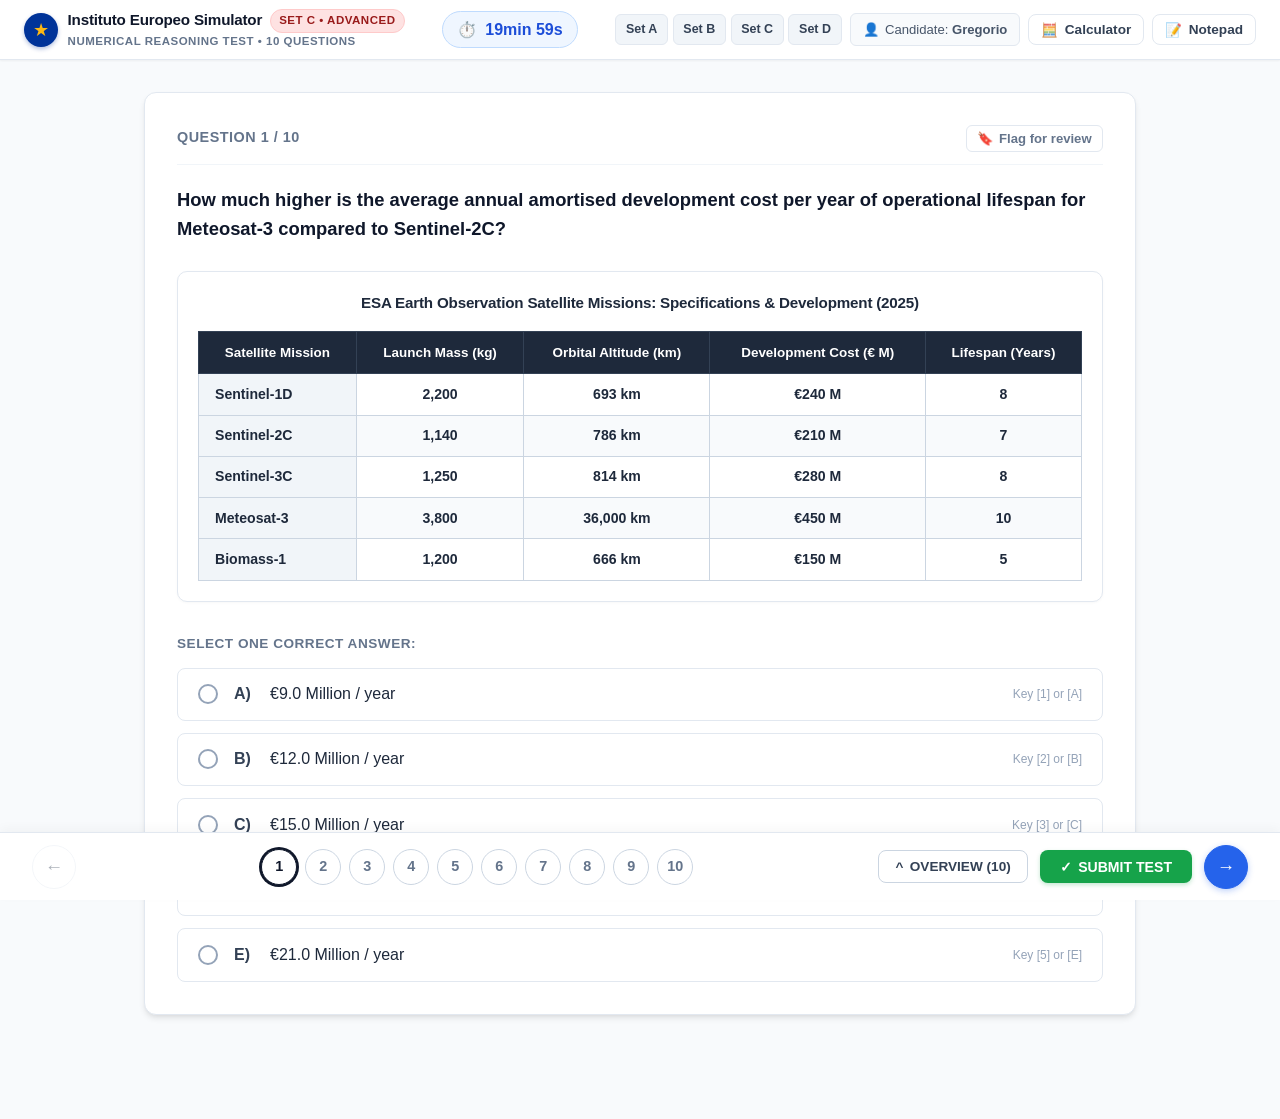
<file: epso_simulator_en_v3.html>
<!DOCTYPE html>
<html lang="en">
<head>
  <meta charset="UTF-8">
  <meta name="viewport" content="width=device-width, initial-scale=1.0">
  <title>Instituto Europeo Simulator - Numerical Reasoning Test (EPSO AD5 - Set C Advanced Intermediate)</title>
  <style>
    :root {
      --primary: #003399;
      --primary-light: #2563eb;
      --primary-dark: #002266;
      --accent: #fdb813;
      --bg: #f8fafc;
      --surface: #ffffff;
      --text: #1e293b;
      --text-muted: #64748b;
      --border: #e2e8f0;
      --border-dark: #cbd5e1;
      --success: #16a34a;
      --success-bg: #dcfce7;
      --danger: #dc2626;
      --danger-bg: #fee2e2;
      --warning: #d97706;
      --warning-bg: #fef3c7;
      --shadow-sm: 0 1px 2px rgba(0,0,0,0.05);
      --shadow: 0 4px 6px -1px rgba(0,0,0,0.1), 0 2px 4px -2px rgba(0,0,0,0.05);
      --shadow-lg: 0 10px 15px -3px rgba(0,0,0,0.1), 0 4px 6px -4px rgba(0,0,0,0.05);
      --font-family: -apple-system, BlinkMacSystemFont, "Segoe UI", Roboto, "Helvetica Neue", Arial, sans-serif;
    }

    * {
      box-sizing: border-box;
      margin: 0;
      padding: 0;
    }

    body {
      font-family: var(--font-family);
      background-color: var(--bg);
      color: var(--text);
      line-height: 1.5;
      min-height: 100vh;
      display: flex;
      flex-direction: column;
      user-select: none;
    }

    /* TOP HEADER */
    .top-header {
      background: #ffffff;
      border-bottom: 1px solid var(--border);
      height: 60px;
      padding: 0 1.5rem;
      display: flex;
      align-items: center;
      justify-content: space-between;
      position: sticky;
      top: 0;
      z-index: 50;
      box-shadow: var(--shadow-sm);
    }

    .header-left {
      display: flex;
      align-items: center;
      gap: 1rem;
    }

    .eu-logo-badge {
      display: flex;
      align-items: center;
      gap: 0.6rem;
      text-decoration: none;
    }

    .eu-star-logo {
      width: 34px;
      height: 34px;
      background: var(--primary);
      border-radius: 50%;
      display: flex;
      align-items: center;
      justify-content: center;
      color: var(--accent);
      font-size: 1.15rem;
      box-shadow: 0 2px 4px rgba(0,51,153,0.3);
    }

    .logo-text-wrap {
      display: flex;
      flex-direction: column;
    }

    .logo-title {
      font-size: 0.95rem;
      font-weight: 700;
      color: #0f172a;
      letter-spacing: -0.2px;
    }

    .logo-sub {
      font-size: 0.72rem;
      color: var(--text-muted);
      text-transform: uppercase;
      font-weight: 600;
      letter-spacing: 0.5px;
    }

    .test-level-badge {
      background: #fee2e2;
      border: 1px solid #fecaca;
      color: #991b1b;
      font-size: 0.72rem;
      font-weight: 700;
      padding: 2px 8px;
      border-radius: 9999px;
      text-transform: uppercase;
      letter-spacing: 0.5px;
    }

    .header-center {
      display: flex;
      align-items: center;
      gap: 0.75rem;
    }

    .timer-pill {
      display: flex;
      align-items: center;
      gap: 0.5rem;
      background: #eff6ff;
      border: 1px solid #bfdbfe;
      color: #1d4ed8;
      padding: 0.35rem 0.9rem;
      border-radius: 9999px;
      font-weight: 700;
      font-size: 1rem;
      font-variant-numeric: tabular-nums;
      transition: all 0.3s ease;
    }

    .timer-pill.warning {
      background: var(--warning-bg);
      border-color: #fde68a;
      color: var(--warning);
      animation: pulseWarning 2s infinite;
    }

    .timer-pill.danger {
      background: var(--danger-bg);
      border-color: #fecaca;
      color: var(--danger);
      animation: pulseDanger 1s infinite;
    }

    @keyframes pulseDanger {
      0%, 100% { transform: scale(1); }
      50% { transform: scale(1.04); }
    }

    .header-right {
      display: flex;
      align-items: center;
      gap: 0.5rem;
    }

    .nav-sets-dropdown {
      display: flex;
      gap: 0.3rem;
    }

    .switch-test-btn {
      background: #f1f5f9;
      border: 1px solid var(--border);
      color: #334155;
      font-size: 0.78rem;
      font-weight: 600;
      padding: 0.35rem 0.6rem;
      border-radius: 6px;
      text-decoration: none;
      display: flex;
      align-items: center;
      gap: 0.25rem;
      transition: all 0.2s;
    }

    .switch-test-btn:hover {
      background: #e2e8f0;
      color: #0f172a;
    }

    .tool-icon-btn {
      background: #ffffff;
      border: 1px solid var(--border);
      border-radius: 8px;
      padding: 0.4rem 0.75rem;
      font-size: 0.85rem;
      font-weight: 600;
      color: #334155;
      cursor: pointer;
      display: flex;
      align-items: center;
      gap: 0.4rem;
      transition: all 0.2s;
    }

    .tool-icon-btn:hover {
      background: #f1f5f9;
      border-color: var(--border-dark);
      color: #0f172a;
    }

    .candidate-pill {
      font-size: 0.82rem;
      color: #475569;
      background: #f8fafc;
      padding: 0.35rem 0.75rem;
      border-radius: 6px;
      border: 1px solid var(--border);
      display: flex;
      align-items: center;
      gap: 0.4rem;
    }

    /* MAIN CONTAINER */
    .exam-wrapper {
      flex: 1;
      max-width: 1040px;
      width: 100%;
      margin: 0 auto;
      padding: 2rem 1.5rem 6.5rem 1.5rem;
    }

    /* QUESTION CARD */
    .question-card {
      background: #ffffff;
      border-radius: 12px;
      border: 1px solid var(--border);
      box-shadow: var(--shadow);
      padding: 2rem;
      position: relative;
    }

    .question-header {
      display: flex;
      justify-content: space-between;
      align-items: center;
      margin-bottom: 1.25rem;
      border-bottom: 1px solid #f1f5f9;
      padding-bottom: 0.75rem;
    }

    .question-number-badge {
      font-size: 0.9rem;
      font-weight: 700;
      color: var(--text-muted);
      text-transform: uppercase;
      letter-spacing: 0.5px;
    }

    .btn-flag-toggle {
      background: none;
      border: 1px solid var(--border);
      border-radius: 6px;
      padding: 0.3rem 0.65rem;
      font-size: 0.82rem;
      font-weight: 600;
      color: var(--text-muted);
      cursor: pointer;
      display: flex;
      align-items: center;
      gap: 0.35rem;
      transition: all 0.2s;
    }

    .btn-flag-toggle.flagged {
      background: #fef3c7;
      border-color: #f59e0b;
      color: #b45309;
    }

    .question-prompt {
      font-size: 1.15rem;
      font-weight: 600;
      color: #0f172a;
      line-height: 1.6;
      margin-bottom: 1.75rem;
    }

    /* VISUAL CONTAINER (TABLES / CHARTS) */
    .visual-wrapper {
      background: #ffffff;
      border: 1px solid #e2e8f0;
      border-radius: 10px;
      padding: 1.25rem;
      margin-bottom: 2rem;
      box-shadow: 0 1px 3px rgba(0,0,0,0.03);
    }

    .visual-title {
      font-size: 0.95rem;
      font-weight: 700;
      color: #1e293b;
      text-align: center;
      margin-bottom: 1rem;
      letter-spacing: -0.2px;
    }

    .table-container {
      overflow-x: auto;
      margin: 0 auto;
    }

    .official-table {
      width: 100%;
      border-collapse: collapse;
      font-size: 0.88rem;
      text-align: center;
    }

    .official-table th {
      background-color: #1e293b;
      color: #ffffff;
      font-weight: 600;
      padding: 0.65rem 0.75rem;
      border: 1px solid #334155;
      font-size: 0.84rem;
    }

    .official-table td {
      padding: 0.6rem 0.75rem;
      border: 1px solid #cbd5e1;
      color: #1e293b;
    }

    .official-table tr:nth-child(even) {
      background-color: #f8fafc;
    }

    .official-table tr:hover {
      background-color: #f1f5f9;
    }

    .official-table .row-header {
      background-color: #f1f5f9;
      font-weight: 600;
      text-align: left;
      padding-left: 1rem;
    }

    /* CHART SVG STYLING */
    .chart-svg-container {
      width: 100%;
      display: flex;
      justify-content: center;
      align-items: center;
    }

    .chart-svg {
      max-width: 100%;
      height: auto;
      display: block;
    }

    /* OPTIONS LIST */
    .options-title {
      font-size: 0.85rem;
      font-weight: 700;
      color: var(--text-muted);
      text-transform: uppercase;
      letter-spacing: 0.5px;
      margin-bottom: 0.85rem;
    }

    .options-list {
      display: flex;
      flex-direction: column;
      gap: 0.75rem;
    }

    .option-item {
      display: flex;
      align-items: center;
      background: #ffffff;
      border: 1.5px solid #e2e8f0;
      border-radius: 8px;
      padding: 0.85rem 1.25rem;
      cursor: pointer;
      transition: all 0.2s cubic-bezier(0.4, 0, 0.2, 1);
      position: relative;
    }

    .option-item:hover {
      border-color: #93c5fd;
      background: #f8fafc;
    }

    .option-item.selected {
      border-color: var(--primary-light);
      background: #eff6ff;
      box-shadow: 0 0 0 1px var(--primary-light);
    }

    .option-radio {
      width: 20px;
      height: 20px;
      border: 2px solid #94a3b8;
      border-radius: 50%;
      margin-right: 1rem;
      display: flex;
      align-items: center;
      justify-content: center;
      flex-shrink: 0;
      transition: all 0.2s;
    }

    .option-item.selected .option-radio {
      border-color: var(--primary-light);
      background: var(--primary-light);
    }

    .option-radio-dot {
      width: 8px;
      height: 8px;
      background: #ffffff;
      border-radius: 50%;
      display: none;
    }

    .option-item.selected .option-radio-dot {
      display: block;
    }

    .option-letter {
      font-weight: 700;
      font-size: 1rem;
      color: #334155;
      margin-right: 0.75rem;
      min-width: 24px;
    }

    .option-item.selected .option-letter {
      color: var(--primary-dark);
    }

    .option-text {
      font-size: 1rem;
      color: #1e293b;
      font-weight: 500;
      flex: 1;
    }

    .option-shortcut {
      font-size: 0.75rem;
      color: #94a3b8;
      margin-left: 0.75rem;
    }

    /* FIXED BOTTOM NAVIGATION BAR */
    .bottom-navbar {
      position: fixed;
      bottom: 0;
      left: 0;
      right: 0;
      height: 68px;
      background: #ffffff;
      border-top: 1px solid var(--border);
      padding: 0 2rem;
      display: flex;
      align-items: center;
      justify-content: space-between;
      box-shadow: 0 -4px 10px rgba(0,0,0,0.03);
      z-index: 45;
    }

    .nav-arrow-btn {
      width: 44px;
      height: 44px;
      border-radius: 50%;
      border: 1px solid var(--border);
      background: #ffffff;
      color: #334155;
      font-size: 1.15rem;
      display: flex;
      align-items: center;
      justify-content: center;
      cursor: pointer;
      transition: all 0.2s;
    }

    .nav-arrow-btn:hover:not(:disabled) {
      background: #f1f5f9;
      border-color: var(--border-dark);
      color: #0f172a;
    }

    .nav-arrow-btn:disabled {
      opacity: 0.4;
      cursor: not-allowed;
    }

    .nav-arrow-btn.btn-next-active {
      background: var(--primary-light);
      border-color: var(--primary-light);
      color: #ffffff;
      box-shadow: 0 2px 6px rgba(37,99,235,0.3);
    }

    .nav-arrow-btn.btn-next-active:hover:not(:disabled) {
      background: #1d4ed8;
      border-color: #1d4ed8;
    }

    .nav-question-matrix {
      display: flex;
      align-items: center;
      gap: 0.5rem;
    }

    .nav-circle {
      width: 36px;
      height: 36px;
      border-radius: 50%;
      border: 1.5px solid #cbd5e1;
      background: #ffffff;
      color: #64748b;
      font-weight: 600;
      font-size: 0.9rem;
      display: flex;
      align-items: center;
      justify-content: center;
      cursor: pointer;
      position: relative;
      transition: all 0.2s;
    }

    .nav-circle:hover {
      border-color: #94a3b8;
      color: #1e293b;
    }

    .nav-circle.active {
      border-color: #0f172a;
      color: #0f172a;
      font-weight: 800;
      box-shadow: 0 0 0 2px #0f172a;
    }

    .nav-circle.answered {
      background: #e0f2fe;
      border-color: #0284c7;
      color: #0369a1;
      font-weight: 700;
    }

    .nav-circle.active.answered {
      border-color: #0f172a;
      box-shadow: 0 0 0 2px #0f172a;
    }

    .nav-circle.flagged::after {
      content: '';
      position: absolute;
      top: -2px;
      right: -2px;
      width: 9px;
      height: 9px;
      background: #f59e0b;
      border-radius: 50%;
      border: 1.5px solid #ffffff;
    }

    .nav-right-actions {
      display: flex;
      align-items: center;
      gap: 0.75rem;
    }

    .btn-overview {
      background: #ffffff;
      border: 1.5px solid #cbd5e1;
      color: #334155;
      font-weight: 700;
      font-size: 0.85rem;
      padding: 0.5rem 1rem;
      border-radius: 8px;
      cursor: pointer;
      display: flex;
      align-items: center;
      gap: 0.4rem;
      transition: all 0.2s;
    }

    .btn-overview:hover {
      background: #f8fafc;
      border-color: #94a3b8;
    }

    .btn-submit-exam {
      background: var(--success);
      color: #ffffff;
      border: none;
      font-weight: 700;
      font-size: 0.88rem;
      padding: 0.55rem 1.25rem;
      border-radius: 8px;
      cursor: pointer;
      display: flex;
      align-items: center;
      gap: 0.4rem;
      transition: all 0.2s;
      box-shadow: 0 2px 4px rgba(22,163,74,0.25);
    }

    .btn-submit-exam:hover {
      background: #15803d;
    }

    /* FLOATING WINDOWS (CALCULATOR & NOTEPAD) */
    .floating-window {
      position: fixed;
      background: #ffffff;
      border-radius: 12px;
      border: 1px solid var(--border-dark);
      box-shadow: var(--shadow-lg);
      z-index: 100;
      display: flex;
      flex-direction: column;
      overflow: hidden;
      width: 320px;
    }

    .floating-window.hidden {
      display: none;
    }

    .window-header {
      background: #f1f5f9;
      border-bottom: 1px solid var(--border);
      padding: 0.65rem 1rem;
      display: flex;
      align-items: center;
      justify-content: space-between;
      cursor: move;
      user-select: none;
    }

    .window-title {
      font-size: 0.85rem;
      font-weight: 700;
      color: #334155;
      display: flex;
      align-items: center;
      gap: 0.4rem;
    }

    .window-close-btn {
      background: none;
      border: none;
      color: #64748b;
      cursor: pointer;
      font-size: 1rem;
      font-weight: 700;
      padding: 0.2rem 0.4rem;
      border-radius: 4px;
    }

    .window-close-btn:hover {
      background: #e2e8f0;
      color: #0f172a;
    }

    /* CALCULATOR STYLES */
    .calc-screen {
      background: #0f172a;
      color: #ffffff;
      padding: 0.75rem 1rem;
      text-align: right;
    }

    .calc-history {
      font-size: 0.75rem;
      color: #94a3b8;
      min-height: 16px;
      overflow: hidden;
      text-overflow: ellipsis;
      white-space: nowrap;
    }

    .calc-main-display {
      font-size: 1.6rem;
      font-weight: 700;
      letter-spacing: 0.5px;
      font-variant-numeric: tabular-nums;
      overflow: hidden;
      text-overflow: ellipsis;
      white-space: nowrap;
    }

    .calc-pad {
      padding: 0.75rem;
      display: grid;
      grid-template-columns: repeat(4, 1fr);
      gap: 0.4rem;
      background: #f8fafc;
    }

    .calc-btn {
      height: 42px;
      background: #ffffff;
      border: 1px solid #cbd5e1;
      border-radius: 6px;
      font-size: 1rem;
      font-weight: 600;
      color: #1e293b;
      cursor: pointer;
      display: flex;
      align-items: center;
      justify-content: center;
      transition: all 0.15s;
    }

    .calc-btn:hover {
      background: #f1f5f9;
      border-color: #94a3b8;
    }

    .calc-btn:active {
      background: #e2e8f0;
      transform: scale(0.97);
    }

    .calc-btn.btn-op {
      background: #e0f2fe;
      border-color: #bae6fd;
      color: #0369a1;
      font-weight: 700;
    }

    .calc-btn.btn-mem {
      background: #fef3c7;
      border-color: #fde68a;
      color: #92400e;
      font-size: 0.8rem;
    }

    .calc-btn.btn-eq {
      background: var(--primary-light);
      border-color: var(--primary-light);
      color: #ffffff;
      font-weight: 700;
      grid-column: span 2;
    }

    .calc-btn.btn-eq:hover {
      background: #1d4ed8;
    }

    /* NOTEPAD STYLES */
    .notepad-area {
      width: 100%;
      height: 220px;
      border: none;
      padding: 0.85rem;
      font-family: monospace;
      font-size: 0.9rem;
      line-height: 1.5;
      resize: vertical;
      outline: none;
      background: #ffffff;
      color: #1e293b;
    }

    .notepad-bar {
      display: flex;
      justify-content: space-between;
      align-items: center;
      padding: 0.5rem 0.85rem;
      background: #f8fafc;
      border-top: 1px solid var(--border);
      font-size: 0.75rem;
      color: var(--text-muted);
    }

    /* MODAL OVERLAYS */
    .modal-backdrop {
      position: fixed;
      top: 0;
      left: 0;
      right: 0;
      bottom: 0;
      background: rgba(15, 23, 42, 0.6);
      backdrop-filter: blur(2px);
      z-index: 1000;
      display: flex;
      align-items: center;
      justify-content: center;
      padding: 1.5rem;
    }

    .modal-backdrop.hidden {
      display: none;
    }

    .modal-box {
      background: #ffffff;
      border-radius: 12px;
      box-shadow: var(--shadow-lg);
      max-width: 580px;
      width: 100%;
      overflow: hidden;
      animation: modalFadeIn 0.2s ease-out;
    }

    @keyframes modalFadeIn {
      from { opacity: 0; transform: scale(0.96); }
      to { opacity: 1; transform: scale(1); }
    }

    .modal-header {
      padding: 1.25rem 1.5rem;
      border-bottom: 1px solid var(--border);
      display: flex;
      align-items: center;
      justify-content: space-between;
      background: #f8fafc;
    }

    .modal-header h3 {
      font-size: 1.1rem;
      color: #0f172a;
      font-weight: 700;
    }

    .modal-body {
      padding: 1.5rem;
      max-height: 70vh;
      overflow-y: auto;
    }

    .modal-footer {
      padding: 1rem 1.5rem;
      border-top: 1px solid var(--border);
      background: #f8fafc;
      display: flex;
      justify-content: flex-end;
      gap: 0.75rem;
    }

    .overview-grid {
      display: grid;
      grid-template-columns: repeat(5, 1fr);
      gap: 0.75rem;
      margin: 1rem 0;
    }

    .overview-item {
      border: 1px solid var(--border);
      border-radius: 8px;
      padding: 0.75rem;
      text-align: center;
      cursor: pointer;
      background: #ffffff;
      transition: all 0.2s;
    }

    .overview-item:hover {
      border-color: var(--primary-light);
      background: #eff6ff;
    }

    .overview-num {
      font-weight: 700;
      font-size: 1rem;
      color: #0f172a;
    }

    .overview-status {
      font-size: 0.72rem;
      text-transform: uppercase;
      font-weight: 700;
      margin-top: 0.25rem;
    }

    .status-unanswered { color: #94a3b8; }
    .status-answered { color: #0284c7; }
    .status-flagged { color: #d97706; }

    /* RESULTS VIEW */
    .results-container {
      max-width: 960px;
      margin: 0 auto;
      padding: 2rem 1.5rem;
    }

    .results-summary-card {
      background: #ffffff;
      border-radius: 12px;
      border: 1px solid var(--border);
      padding: 2.5rem;
      text-align: center;
      margin-bottom: 2rem;
      box-shadow: var(--shadow);
    }

    .results-score-badge {
      display: inline-flex;
      align-items: center;
      justify-content: center;
      width: 110px;
      height: 110px;
      border-radius: 50%;
      background: #eff6ff;
      border: 4px solid var(--primary-light);
      color: var(--primary);
      font-size: 2.2rem;
      font-weight: 800;
      margin-bottom: 1.25rem;
    }

    .results-score-badge.pass {
      background: #dcfce7;
      border-color: #22c55e;
      color: #15803d;
    }

    .results-score-badge.fail {
      background: #fee2e2;
      border-color: #ef4444;
      color: #b91c1c;
    }

    .result-outcome-title {
      font-size: 1.6rem;
      font-weight: 800;
      color: #0f172a;
      margin-bottom: 0.5rem;
    }

    .result-outcome-desc {
      color: var(--text-muted);
      font-size: 1rem;
      max-width: 580px;
      margin: 0 auto 1.5rem auto;
    }

    .stats-pills {
      display: flex;
      justify-content: center;
      gap: 1.5rem;
      flex-wrap: wrap;
      margin-bottom: 1.5rem;
    }

    .stat-pill {
      background: #f8fafc;
      border: 1px solid var(--border);
      border-radius: 8px;
      padding: 0.65rem 1.25rem;
      text-align: center;
    }

    .stat-val {
      font-size: 1.25rem;
      font-weight: 700;
      color: #0f172a;
    }

    .stat-lbl {
      font-size: 0.75rem;
      text-transform: uppercase;
      font-weight: 600;
      color: var(--text-muted);
    }

    .review-section-title {
      font-size: 1.25rem;
      font-weight: 700;
      color: #0f172a;
      margin-bottom: 1.25rem;
      display: flex;
      align-items: center;
      justify-content: space-between;
    }

    .review-card {
      background: #ffffff;
      border: 1px solid var(--border);
      border-radius: 10px;
      padding: 1.5rem;
      margin-bottom: 1.5rem;
      box-shadow: var(--shadow-sm);
    }

    .review-card-header {
      display: flex;
      justify-content: space-between;
      align-items: center;
      margin-bottom: 0.75rem;
      padding-bottom: 0.5rem;
      border-bottom: 1px solid #f1f5f9;
    }

    .review-q-title {
      font-weight: 700;
      font-size: 1rem;
      color: #0f172a;
    }

    .review-badge {
      padding: 0.25rem 0.6rem;
      border-radius: 9999px;
      font-size: 0.78rem;
      font-weight: 700;
    }

    .review-badge.correct {
      background: #dcfce7;
      color: #15803d;
    }

    .review-badge.incorrect {
      background: #fee2e2;
      color: #b91c1c;
    }

    .review-badge.blank {
      background: #f1f5f9;
      color: #64748b;
    }

    .solution-box {
      background: #f0fdf4;
      border: 1px solid #bbf7d0;
      border-radius: 8px;
      padding: 1rem 1.25rem;
      margin-top: 1rem;
    }

    .solution-title {
      font-weight: 700;
      color: #166534;
      font-size: 0.9rem;
      margin-bottom: 0.4rem;
      display: flex;
      align-items: center;
      gap: 0.4rem;
    }

    .solution-text {
      font-size: 0.92rem;
      color: #14532d;
      line-height: 1.6;
    }

    .btn-retake {
      background: var(--primary);
      color: #ffffff;
      border: none;
      padding: 0.75rem 1.75rem;
      font-size: 1rem;
      font-weight: 700;
      border-radius: 8px;
      cursor: pointer;
      transition: all 0.2s;
    }

    .btn-retake:hover {
      background: var(--primary-dark);
    }
  </style>
</head>
<body>

  <!-- TOP HEADER -->
  <header class="top-header">
    <div class="header-left">
      <div class="eu-logo-badge">
        <div class="eu-star-logo">★</div>
        <div class="logo-text-wrap">
          <div style="display:flex; align-items:center; gap:0.5rem;">
            <span class="logo-title">Instituto Europeo Simulator</span>
            <span class="test-level-badge">Set C • Advanced</span>
          </div>
          <span class="logo-sub">Numerical Reasoning Test • 10 Questions</span>
        </div>
      </div>
    </div>

    <div class="header-center">
      <div id="exam-timer" class="timer-pill" title="Time remaining: 2 minutes per question (Official EPSO format)">
        <span>⏱️</span>
        <span id="timer-display">20min 00s</span>
      </div>
    </div>

    <div class="header-right">
      <div class="nav-sets-dropdown" style="display:flex; gap:0.3rem;">
        <a href="epso_simulator_en.html" class="switch-test-btn" title="Set A (Foundation)">Set A</a>
        <a href="epso_simulator_en_v2.html" class="switch-test-btn" title="Set B (Intermediate)">Set B</a>
        <a href="epso_simulator_en_v3.html" class="switch-test-btn active" title="Set C (Advanced)">Set C</a>
        <a href="epso_simulator_en_v4.html" class="switch-test-btn" title="Set D (Cost & Break-even)">Set D</a>
      </div>
      <div class="candidate-pill">
        <span>👤</span>
        <span>Candidate: <strong>Gregorio</strong></span>
      </div>
      <button id="btn-toggle-calculator" class="tool-icon-btn" title="Open Official Calculator (Alt+C)">
        <span>🧮</span>
        <span>Calculator</span>
      </button>
      <button id="btn-toggle-notepad" class="tool-icon-btn" title="Open Scratchpad / Notes (Alt+N)">
        <span>📝</span>
        <span>Notepad</span>
      </button>
    </div>
  </header>

  <!-- TEST WORKSPACE -->
  <main class="exam-wrapper" id="exam-workspace">
    <div class="question-card">
      <div class="question-header">
        <span class="question-number-badge" id="q-counter">Question 1 / 10</span>
        <button id="btn-flag" class="btn-flag-toggle" title="Flag this question to review later (Key: F)">
          <span id="flag-icon">🔖</span>
          <span id="flag-label">Flag for review</span>
        </button>
      </div>

      <h2 class="question-prompt" id="q-prompt">Loading question...</h2>

      <!-- Visual Area (Table or SVG Chart) -->
      <div class="visual-wrapper" id="visual-container">
        <!-- Rendered dynamically -->
      </div>

      <!-- Multiple Choice Options -->
      <div class="options-title">Select one correct answer:</div>
      <div class="options-list" id="options-container">
        <!-- Rendered dynamically -->
      </div>
    </div>
  </main>

  <!-- FIXED BOTTOM NAVIGATION BAR -->
  <nav class="bottom-navbar" id="bottom-navbar">
    <button id="btn-prev" class="nav-arrow-btn" title="Previous question (←)" disabled>
      ←
    </button>

    <div class="nav-question-matrix" id="nav-matrix">
      <!-- 10 Question Circles -->
    </div>

    <div class="nav-right-actions">
      <button id="btn-open-overview" class="btn-overview" title="Review all question statuses">
        <span>^</span>
        <span>OVERVIEW (10)</span>
      </button>

      <button id="btn-submit" class="btn-submit-exam" title="Finish and grade test">
        <span>✓</span>
        <span>SUBMIT TEST</span>
      </button>

      <button id="btn-next" class="nav-arrow-btn btn-next-active" title="Next question (→)">
        →
      </button>
    </div>
  </nav>

  <!-- RESULTS SCREEN (HIDDEN INITIALLY) -->
  <section class="results-container" id="results-view" style="display:none;">
    <div class="results-summary-card">
      <div id="results-badge" class="results-score-badge pass">8/10</div>
      <h2 class="result-outcome-title" id="results-title">Test Completed Successfully!</h2>
      <p class="result-outcome-desc" id="results-desc">
        You have completed Set C (Advanced Intermediate) of the EPSO AD5 Numerical Reasoning Test. Here is your detailed score and step-by-step breakdown.
      </p>

      <div class="stats-pills">
        <div class="stat-pill">
          <div class="stat-val" id="stat-score">8 / 10</div>
          <div class="stat-lbl">Final Score</div>
        </div>
        <div class="stat-pill">
          <div class="stat-val" id="stat-percent">80%</div>
          <div class="stat-lbl">Percentage</div>
        </div>
        <div class="stat-pill">
          <div class="stat-val" id="stat-time">16m 45s</div>
          <div class="stat-lbl">Time Elapsed</div>
        </div>
        <div class="stat-pill">
          <div class="stat-val" id="stat-status" style="color:#16a34a;">PASSED</div>
          <div class="stat-lbl">EPSO Threshold (≥ 50%)</div>
        </div>
      </div>

      <div style="display:flex; justify-content:center; gap:1rem;">
        <button id="btn-retake" class="btn-retake">🔄 Retake Set C</button>
        <a href="epso_simulator_en_v2.html" class="btn-retake" style="background:#475569; text-decoration:none;">Go to Set B</a>
        <a href="epso_simulator_en.html" class="btn-retake" style="background:#64748b; text-decoration:none;">Go to Set A</a>
      </div>
    </div>

    <div class="review-section-title">
      <span>Question-by-Question Detailed Review & Step-by-Step Solutions</span>
    </div>

    <div id="review-cards-list">
      <!-- Generated dynamically -->
    </div>
  </section>

  <!-- FLOATING CALCULATOR -->
  <div id="calc-win" class="floating-window hidden" style="top:75px; right:30px;">
    <div class="window-header" id="calc-drag-handle">
      <div class="window-title">
        <span>🧮</span>
        <span>Official Basic Calculator</span>
      </div>
      <button class="window-close-btn" id="btn-close-calc">✕</button>
    </div>
    <div class="calc-screen">
      <div class="calc-history" id="calc-history">&nbsp;</div>
      <div class="calc-main-display" id="calc-display">0</div>
    </div>
    <div class="calc-pad">
      <button class="calc-btn btn-mem" data-action="mc">MC</button>
      <button class="calc-btn btn-mem" data-action="mr">MR</button>
      <button class="calc-btn btn-mem" data-action="m-minus">M-</button>
      <button class="calc-btn btn-mem" data-action="m-plus">M+</button>

      <button class="calc-btn" data-action="c">C</button>
      <button class="calc-btn" data-action="ce">CE</button>
      <button class="calc-btn" data-action="backspace">⌫</button>
      <button class="calc-btn btn-op" data-action="div">÷</button>

      <button class="calc-btn" data-num="7">7</button>
      <button class="calc-btn" data-num="8">8</button>
      <button class="calc-btn" data-num="9">9</button>
      <button class="calc-btn btn-op" data-action="mul">×</button>

      <button class="calc-btn" data-num="4">4</button>
      <button class="calc-btn" data-num="5">5</button>
      <button class="calc-btn" data-num="6">6</button>
      <button class="calc-btn btn-op" data-action="sub">-</button>

      <button class="calc-btn" data-num="1">1</button>
      <button class="calc-btn" data-num="2">2</button>
      <button class="calc-btn" data-num="3">3</button>
      <button class="calc-btn btn-op" data-action="add">+</button>

      <button class="calc-btn" data-action="sqrt">√</button>
      <button class="calc-btn" data-num="0">0</button>
      <button class="calc-btn" data-action="dot">.</button>
      <button class="calc-btn btn-op" data-action="pct">%</button>

      <button class="calc-btn btn-eq" data-action="eq" style="grid-column: span 4;">=</button>
    </div>
  </div>

  <!-- FLOATING NOTEPAD -->
  <div id="notepad-win" class="floating-window hidden" style="top:75px; left:30px; width:340px;">
    <div class="window-header" id="notepad-drag-handle">
      <div class="window-title">
        <span>📝</span>
        <span>Scratchpad / Rough Work</span>
      </div>
      <button class="window-close-btn" id="btn-close-notepad">✕</button>
    </div>
    <textarea id="notepad-text" class="notepad-area" placeholder="Type your rough calculations or notes here..."></textarea>
    <div class="notepad-bar">
      <span id="notepad-chars">0 characters</span>
      <div>
        <button id="btn-copy-notes" style="background:none; border:1px solid #cbd5e1; border-radius:4px; padding:2px 6px; font-size:0.75rem; cursor:pointer;">Copy</button>
        <button id="btn-clear-notes" style="background:none; border:1px solid #cbd5e1; border-radius:4px; padding:2px 6px; font-size:0.75rem; cursor:pointer; margin-left:4px;">Clear</button>
      </div>
    </div>
  </div>

  <!-- OVERVIEW MODAL -->
  <div id="overview-modal" class="modal-backdrop hidden">
    <div class="modal-box">
      <div class="modal-header">
        <h3>Test Overview - Set C (10 Questions)</h3>
        <button class="window-close-btn" id="btn-close-overview">✕</button>
      </div>
      <div class="modal-body">
        <p style="font-size:0.9rem; color:var(--text-muted); margin-bottom:1rem;">
          Click on any question number below to jump directly to it:
        </p>
        <div class="overview-grid" id="modal-overview-grid">
          <!-- Populated by JS -->
        </div>
        <div style="display:flex; justify-content:space-around; background:#f8fafc; border:1px solid var(--border); padding:0.75rem; border-radius:8px; font-size:0.8rem; margin-top:1rem;">
          <div><strong id="modal-answered-count">0</strong> Answered</div>
          <div><strong id="modal-unanswered-count">10</strong> Unanswered</div>
          <div><strong id="modal-flagged-count">0</strong> Flagged</div>
        </div>
      </div>
      <div class="modal-footer">
        <button class="btn-overview" id="btn-modal-return">Return to Test</button>
        <button class="btn-submit-exam" id="btn-modal-submit">Submit Test Now</button>
      </div>
    </div>
  </div>

  <!-- CONFIRM SUBMISSION MODAL -->
  <div id="confirm-modal" class="modal-backdrop hidden">
    <div class="modal-box">
      <div class="modal-header">
        <h3 id="confirm-title">Finish Test Confirmation</h3>
        <button class="window-close-btn" id="btn-close-confirm">✕</button>
      </div>
      <div class="modal-body">
        <p id="confirm-text" style="font-size:0.95rem; line-height:1.6; color:#334155;">
          Are you sure you want to finish and submit your test now?
        </p>
      </div>
      <div class="modal-footer">
        <button class="btn-overview" id="btn-cancel-submit">Keep Working</button>
        <button class="btn-submit-exam" id="btn-final-confirm">Yes, Submit Now</button>
      </div>
    </div>
  </div>

  <!-- TEST DATA & LOGIC -->
  <script>
    // 10 BRAND NEW ADVANCED-INTERMEDIATE NUMERICAL REASONING QUESTIONS (EPSO AD5 - SET C)
    // 2 minutes per question -> 20 minutes (1200 seconds)
    // Multi-contextual: Aerospace, Maritime Freight, RescEU, Judiciary, Culture, Customs, Semiconductors, Fisheries, District Heating, Erasmus+
    const QUESTIONS_DATA = [
      {
        id: 1,
        title: "European Space Agency (ESA) Earth Observation Satellite Costs",
        prompt: "How much higher is the average annual amortised development cost per year of operational lifespan for Meteosat-3 compared to Sentinel-2C?",
        visualType: "table",
        visualTitle: "ESA Earth Observation Satellite Missions: Specifications & Development (2025)",
        tableData: {
          headers: ["Satellite Mission", "Launch Mass (kg)", "Orbital Altitude (km)", "Development Cost (€ M)", "Lifespan (Years)"],
          rows: [
            ["Sentinel-1D", "2,200", "693 km", "€240 M", "8"],
            ["Sentinel-2C", "1,140", "786 km", "€210 M", "7"],
            ["Sentinel-3C", "1,250", "814 km", "€280 M", "8"],
            ["Meteosat-3", "3,800", "36,000 km", "€450 M", "10"],
            ["Biomass-1", "1,200", "666 km", "€150 M", "5"]
          ]
        },
        options: [
          { letter: "A", text: "€9.0 Million / year" },
          { letter: "B", text: "€12.0 Million / year" },
          { letter: "C", text: "€15.0 Million / year" },
          { letter: "D", text: "€18.0 Million / year" },
          { letter: "E", text: "€21.0 Million / year" }
        ],
        correct: "C",
        solution: "<strong>Gregorio's 3-Step Method:</strong><br>1. Meteosat-3 annual cost: €450M ÷ 10 years = €45M/year.<br>2. Sentinel-2C annual cost: €210M ÷ 7 years = €30M/year.<br>3. Difference: €45M - €30M = <strong>€15.0 Million / year</strong>."
      },
      {
        id: 2,
        title: "Major European Port Container Traffic & Inland Modal Split",
        prompt: "In the Port of Rotterdam, how many more million tonnes of inland freight were transported by Inland Waterway Barge than by Rail?",
        visualType: "svg_horizontal_ports",
        visualTitle: "Major EU Seaports: Inland Freight Modal Split & Total Volume (2025)",
        options: [
          { letter: "A", text: "18.0 million tonnes" },
          { letter: "B", text: "24.0 million tonnes" },
          { letter: "C", text: "30.0 million tonnes" },
          { letter: "D", text: "36.0 million tonnes" },
          { letter: "E", text: "42.0 million tonnes" }
        ],
        correct: "B",
        solution: "<strong>Gregorio's 2-Step Method:</strong><br>1. From chart: Rotterdam total inland freight = 120 million tonnes. Barge share = 35%, Rail share = 15%. Percentage point difference = 35% - 15% = 20%.<br>2. Calculate volume: 120 million × 20% = 120 × 0.20 = <strong>24.0 million tonnes</strong>."
      },
      {
        id: 3,
        title: "RescEU Strategic Emergency Medical & Relief Stockpiles",
        prompt: "If an emergency crisis strikes an affected population of 1.5 million people (1,500 thousand), Hub Mediterranean mobilises its stockpiles in exact proportion to its coverage capacity. How many emergency generators will Hub Mediterranean dispatch?",
        visualType: "table",
        visualTitle: "RescEU Civil Protection Strategic Reserve Stockpiles (2025)",
        tableData: {
          headers: ["Reserve Depot Hub", "Medical Kits", "Emergency Generators", "Water Units", "Coverage Capacity (Thousands)"],
          rows: [
            ["Hub Northern (Sweden)", "500,000", "1,200", "800", "2,500"],
            ["Hub Central (Poland)", "800,000", "2,000", "1,200", "4,000"],
            ["Hub Mediterranean (Greece)", "600,000", "1,500", "1,500", "3,000"],
            ["Hub Western (France)", "900,000", "2,400", "1,400", "4,500"]
          ]
        },
        options: [
          { letter: "A", text: "600 generators" },
          { letter: "B", text: "650 generators" },
          { letter: "C", text: "700 generators" },
          { letter: "D", text: "750 generators" },
          { letter: "E", text: "800 generators" }
        ],
        correct: "D",
        solution: "<strong>Gregorio's 2-Step Method:</strong><br>1. Calculate generator provision rate for Hub Mediterranean: 1,500 generators ÷ 3,000 thousand people = 0.5 generators per thousand.<br>2. Multiply by the crisis population: 1,500 thousand × 0.5 = <strong>750 generators</strong>."
      },
      {
        id: 4,
        title: "Court of Justice of the EU: Judicial Chamber Caseload",
        prompt: "Across Chamber 1 and Chamber 2 combined, what was the weighted average processing duration per completed case?",
        visualType: "svg_grouped_court",
        visualTitle: "CJEU Chambers: Completed Judicial Decisions & Processing Durations (2025)",
        options: [
          { letter: "A", text: "17.0 months" },
          { letter: "B", text: "15.5 months" },
          { letter: "C", text: "18.2 months" },
          { letter: "D", text: "19.0 months" },
          { letter: "E", text: "20.5 months" }
        ],
        correct: "A",
        solution: "<strong>Gregorio's 3-Step Method:</strong><br>1. Total case-months for Chamber 1: 180 cases × 15 months = 2,700 case-months.<br>2. Total case-months for Chamber 2: 120 cases × 20 months = 2,400 case-months.<br>3. Weighted average: (2,700 + 2,400) ÷ (180 + 120) = 5,100 ÷ 300 = <strong>17.0 months</strong>."
      },
      {
        id: 5,
        title: "Creative Europe Cultural & Heritage Fund Reallocation",
        prompt: "If 20% of the funds from Historical Heritage Conservation are transferred directly to Literary Translation & Publishing, what will be the new total budget for Literary Translation & Publishing?",
        visualType: "svg_donut_creative",
        visualTitle: "Creative Europe Annual Funding Allocation (Total Budget: €300 Million)",
        options: [
          { letter: "A", text: "€33.0 Million" },
          { letter: "B", text: "€35.0 Million" },
          { letter: "C", text: "€36.0 Million" },
          { letter: "D", text: "€37.5 Million" },
          { letter: "E", text: "€39.0 Million" }
        ],
        correct: "E",
        solution: "<strong>Gregorio's 3-Step Method:</strong><br>1. Historical Heritage budget: 15% of €300M = €45M. Transferred amount (20% of €45M): 45 × 0.20 = €9M.<br>2. Literary Translation initial budget: 10% of €300M = €30M.<br>3. New total budget: €30M + €9M = <strong>€39.0 Million</strong>."
      },
      {
        id: 6,
        title: "Customs Union Enforcement: Counterfeit Seizures & Value",
        prompt: "What was the total estimated authentic retail value (in millions of euros) of Consumer Electronics articles seized that were retained for destruction?",
        visualType: "table",
        visualTitle: "EU Customs Union: Intellectual Property Infringement Seizures (2025)",
        tableData: {
          headers: ["Product Category", "Seized Articles (Thousands)", "Destruction Rate (%)", "Retail Value per Unit (€)"],
          rows: [
            ["Luxury Watches & Jewellery", "80", "90%", "€250"],
            ["Designer Clothing & Bags", "200", "85%", "€75"],
            ["Consumer Electronics", "150", "80%", "€100"],
            ["Medicines & Pharmaceuticals", "300", "95%", "€20"],
            ["Toys & Child Care Articles", "120", "75%", "€25"]
          ]
        },
        options: [
          { letter: "A", text: "€9.6 Million" },
          { letter: "B", text: "€12.0 Million" },
          { letter: "C", text: "€14.4 Million" },
          { letter: "D", text: "€15.0 Million" },
          { letter: "E", text: "€18.0 Million" }
        ],
        correct: "B",
        solution: "<strong>Gregorio's 2-Step Method:</strong><br>1. Number of Consumer Electronics articles destroyed: 150,000 articles × 80% = 120,000 articles.<br>2. Value: 120,000 × €100 = €12,000,000 = <strong>€12.0 Million</strong>."
      },
      {
        id: 7,
        title: "European Chips Act: Semiconductor Mega-Fab Wafer Yields",
        prompt: "In 2025, Fab Dublin processed 500,000 silicon wafers. Defective wafers (those failing the yield standard) are recycled at a cost of €40 per wafer. What was the total recycling cost for defective wafers at Fab Dublin in 2025?",
        visualType: "svg_line_chips",
        visualTitle: "European Semiconductor Mega-Fabs: Wafer Production Yield (2022 - 2025)",
        options: [
          { letter: "A", text: "€1.8 Million" },
          { letter: "B", text: "€2.0 Million" },
          { letter: "C", text: "€2.4 Million" },
          { letter: "D", text: "€2.8 Million" },
          { letter: "E", text: "€3.2 Million" }
        ],
        correct: "C",
        solution: "<strong>Gregorio's 3-Step Method:</strong><br>1. From chart: Fab Dublin yield in 2025 = 88%. Defect rate = 100% - 88% = 12%.<br>2. Defective wafers: 500,000 × 12% = 60,000 wafers.<br>3. Total cost: 60,000 × €40 = €2,400,000 = <strong>€2.4 Million</strong>."
      },
      {
        id: 8,
        title: "Common Fisheries Policy: Blue Economy & Aquaculture",
        prompt: "In the Mediterranean Sea basin, what percentage of total fish production (Wild Marine Catch + Aquaculture) was contributed by Aquaculture in 2025? (Rounded to one decimal place)",
        visualType: "table",
        visualTitle: "EU Marine Basins: Commercial Fishery and Aquaculture Harvest (2025)",
        tableData: {
          headers: ["EU Sea Basin", "Wild Marine Catch (k Tonnes)", "Aquaculture Harvest (k Tonnes)", "Market Price / Tonne (€)"],
          rows: [
            ["Atlantic North", "1,200", "300", "€2,200"],
            ["Mediterranean Sea", "350", "250", "€4,000"],
            ["Baltic Sea", "450", "50", "€1,600"],
            ["Black Sea", "60", "40", "€2,500"]
          ]
        },
        options: [
          { letter: "A", text: "35.5%" },
          { letter: "B", text: "38.2%" },
          { letter: "C", text: "40.0%" },
          { letter: "D", text: "41.7%" },
          { letter: "E", text: "45.0%" }
        ],
        correct: "D",
        solution: "<strong>Gregorio's 2-Step Method:</strong><br>1. Compute total Mediterranean production: 350 (Wild) + 250 (Aquaculture) = 600 thousand tonnes.<br>2. Calculate Aquaculture share: (250 ÷ 600) × 100% = 41.666% ≈ <strong>41.7%</strong>."
      },
      {
        id: 9,
        title: "District Heating Decarbonisation & Thermal Energy Mix",
        prompt: "In Vienna, if waste heat recovery expands by 20% while total district heating demand remains fixed at 1,000 GWh, what will be the new percentage share of Waste Heat Recovery in Vienna's heating mix?",
        visualType: "svg_stacked_heating",
        visualTitle: "Municipal District Heating Capacity by Renewable Energy Source (2025)",
        options: [
          { letter: "A", text: "28.0%" },
          { letter: "B", text: "30.0%" },
          { letter: "C", text: "32.5%" },
          { letter: "D", text: "34.0%" },
          { letter: "E", text: "36.0%" }
        ],
        correct: "E",
        solution: "<strong>Gregorio's 3-Step Method:</strong><br>1. From chart: Vienna currently supplies 300 GWh from Waste Heat Recovery.<br>2. Compute 20% expansion: 300 × 0.20 = 60 GWh. New recovery volume: 300 + 60 = 360 GWh.<br>3. New percentage of 1,000 GWh: (360 ÷ 1,000) × 100% = <strong>36.0%</strong>."
      },
      {
        id: 10,
        title: "Erasmus+ Higher Education Mobility Grants",
        prompt: "What was the total Erasmus+ funding (in millions of euros) distributed in mobility grants to student participants hosted in France?",
        visualType: "table",
        visualTitle: "Erasmus+ Higher Education Mobility Grants & Participant Volume (2025)",
        tableData: {
          headers: ["Host Member State", "Student Participants", "Monthly Grant (€)", "Duration (Months)", "Staff Participants"],
          rows: [
            ["Germany", "12,000", "€450", "5", "1,800"],
            ["France", "10,000", "€500", "6", "1,500"],
            ["Spain", "15,000", "€400", "5", "2,200"],
            ["Italy", "8,000", "€420", "5", "1,200"],
            ["Netherlands", "6,000", "€480", "5", "900"]
          ]
        },
        options: [
          { letter: "A", text: "€30.0 Million" },
          { letter: "B", text: "€25.0 Million" },
          { letter: "C", text: "€28.0 Million" },
          { letter: "D", text: "€32.5 Million" },
          { letter: "E", text: "€36.0 Million" }
        ],
        correct: "A",
        solution: "<strong>Gregorio's 2-Step Method:</strong><br>1. Total grant per student for full 6-month stay in France: €500 × 6 months = €3,000 per student.<br>2. Multiply by number of students: 10,000 students × €3,000 = €30,000,000 = <strong>€30.0 Million</strong>."
      }
    ];

    // STATE
    let currentIndex = 0;
    let userAnswers = new Array(10).fill(null);
    let flaggedQuestions = new Array(10).fill(false);
    let timeRemaining = 1200; // 20 minutes (2 min/question)
    let timerInterval = null;
    let isFinished = false;

    // INIT
    window.addEventListener('DOMContentLoaded', () => {
      initMatrix();
      renderQuestion(0);
      startTimer();
      setupEventListeners();
      setupCalculator();
      setupNotepad();
    });

    // NAVIGATION MATRIX
    function initMatrix() {
      const matrix = document.getElementById('nav-matrix');
      matrix.innerHTML = '';
      for (let i = 0; i < 10; i++) {
        const circle = document.createElement('div');
        circle.className = `nav-circle ${i === 0 ? 'active' : ''}`;
        circle.id = `nav-c-${i}`;
        circle.textContent = (i + 1);
        circle.title = `Jump to Question ${i + 1}`;
        circle.addEventListener('click', () => {
          if (!isFinished) {
            goToQuestion(i);
          }
        });
        matrix.appendChild(circle);
      }
    }

    function updateMatrix() {
      for (let i = 0; i < 10; i++) {
        const circle = document.getElementById(`nav-c-${i}`);
        if (!circle) continue;
        circle.className = 'nav-circle';
        if (i === currentIndex) circle.classList.add('active');
        if (userAnswers[i] !== null) circle.classList.add('answered');
        if (flaggedQuestions[i]) circle.classList.add('flagged');
      }
    }

    // RENDER QUESTION
    function renderQuestion(index) {
      currentIndex = index;
      const q = QUESTIONS_DATA[index];

      document.getElementById('q-counter').textContent = `Question ${index + 1} / 10`;
      document.getElementById('q-prompt').textContent = q.prompt;

      const btnFlag = document.getElementById('btn-flag');
      if (flaggedQuestions[index]) {
        btnFlag.classList.add('flagged');
        document.getElementById('flag-label').textContent = 'Flagged for review';
      } else {
        btnFlag.classList.remove('flagged');
        document.getElementById('flag-label').textContent = 'Flag for review';
      }

      renderVisual(q);

      const optContainer = document.getElementById('options-container');
      optContainer.innerHTML = '';
      const currentSelected = userAnswers[index];

      q.options.forEach((opt, optIdx) => {
        const isSelected = currentSelected === opt.letter;
        const item = document.createElement('div');
        item.className = `option-item ${isSelected ? 'selected' : ''}`;
        item.setAttribute('data-letter', opt.letter);
        item.innerHTML = `
          <div class="option-radio">
            <div class="option-radio-dot"></div>
          </div>
          <div class="option-letter">${opt.letter})</div>
          <div class="option-text">${opt.text}</div>
          <div class="option-shortcut">Key [${optIdx + 1}] or [${opt.letter}]</div>
        `;
        item.addEventListener('click', () => {
          selectAnswer(opt.letter);
        });
        optContainer.appendChild(item);
      });

      document.getElementById('btn-prev').disabled = (index === 0);
      const btnNext = document.getElementById('btn-next');
      if (index === 9) {
        btnNext.disabled = true;
        btnNext.classList.remove('btn-next-active');
      } else {
        btnNext.disabled = false;
        btnNext.classList.add('btn-next-active');
      }

      updateMatrix();
    }

    // RENDER VISUAL (TABLES / HIGH RESOLUTION SVG CHARTS)
    function renderVisual(q) {
      const container = document.getElementById('visual-container');
      container.innerHTML = `<div class="visual-title">${q.visualTitle}</div>`;

      if (q.visualType === 'table') {
        let tableHtml = '<div class="table-container"><table class="official-table">';
        tableHtml += '<thead><tr>';
        q.tableData.headers.forEach(h => {
          tableHtml += `<th>${h}</th>`;
        });
        tableHtml += '</tr></thead><tbody>';
        q.tableData.rows.forEach(r => {
          tableHtml += '<tr>';
          r.forEach((cell, idx) => {
            if (idx === 0) {
              tableHtml += `<td class="row-header">${cell}</td>`;
            } else {
              tableHtml += `<td><strong>${cell}</strong></td>`;
            }
          });
          tableHtml += '</tr>';
        });
        tableHtml += '</tbody></table></div>';
        container.innerHTML += tableHtml;
      } 
      else if (q.visualType === 'svg_horizontal_ports') {
        // Stacked Horizontal Bar Chart for Port Freight Split
        container.innerHTML += `
          <div class="chart-svg-container">
            <svg class="chart-svg" viewBox="0 0 700 280" width="700" height="280">
              <rect width="700" height="280" fill="#ffffff"/>
              <!-- Legend -->
              <g transform="translate(180, 15)">
                <rect x="0" y="0" width="16" height="12" fill="#0284c7" rx="2"/>
                <text x="22" y="10" font-size="12" fill="#334155" font-weight="600">Rail (%)</text>

                <rect x="100" y="0" width="16" height="12" fill="#10b981" rx="2"/>
                <text x="122" y="10" font-size="12" fill="#334155" font-weight="700">Inland Barge (%)</text>

                <rect x="250" y="0" width="16" height="12" fill="#f59e0b" rx="2"/>
                <text x="272" y="10" font-size="12" fill="#334155" font-weight="600">Road Truck (%)</text>
              </g>

              <!-- Axis -->
              <line x1="160" y1="45" x2="160" y2="230" stroke="#94a3b8" stroke-width="1.5"/>
              <line x1="160" y1="230" x2="640" y2="230" stroke="#cbd5e1" stroke-width="1.5"/>

              <!-- Ticks: 0%, 25%, 50%, 75%, 100% (Scale: 1% = 4.4px) -->
              <text x="160" y="248" font-size="11" fill="#64748b" text-anchor="middle">0%</text>
              <line x1="270" y1="45" x2="270" y2="230" stroke="#f1f5f9" stroke-width="1"/>
              <text x="270" y="248" font-size="11" fill="#64748b" text-anchor="middle">25%</text>
              <line x1="380" y1="45" x2="380" y2="230" stroke="#f1f5f9" stroke-width="1"/>
              <text x="380" y="248" font-size="11" fill="#64748b" text-anchor="middle">50%</text>
              <line x1="490" y1="45" x2="490" y2="230" stroke="#f1f5f9" stroke-width="1"/>
              <text x="490" y="248" font-size="11" fill="#64748b" text-anchor="middle">75%</text>
              <line x1="600" y1="45" x2="600" y2="230" stroke="#f1f5f9" stroke-width="1"/>
              <text x="600" y="248" font-size="11" fill="#64748b" text-anchor="middle">100%</text>

              <!-- Rotterdam: Total 120 Mt | Rail 15% (66px), Barge 35% (154px), Road 50% (220px) Target -->
              <text x="150" y="77" font-size="12" font-weight="700" fill="#0f172a" text-anchor="end">Rotterdam (120 Mt)</text>
              <rect x="160" y="60" width="66" height="26" fill="#0284c7"/>
              <text x="193" y="77" font-size="11" font-weight="700" fill="#ffffff" text-anchor="middle">15%</text>
              <rect x="226" y="60" width="154" height="26" fill="#10b981"/>
              <text x="303" y="77" font-size="11" font-weight="800" fill="#ffffff" text-anchor="middle">35% Barge</text>
              <rect x="380" y="60" width="220" height="26" fill="#f59e0b" rx="2"/>
              <text x="490" y="77" font-size="11" font-weight="700" fill="#ffffff" text-anchor="middle">50% Road</text>

              <!-- Antwerp: Total 80 Mt | Rail 10% (44px), Barge 40% (176px), Road 50% (220px) -->
              <text x="150" y="122" font-size="12" font-weight="600" fill="#1e293b" text-anchor="end">Antwerp (80 Mt)</text>
              <rect x="160" y="105" width="44" height="26" fill="#0284c7"/>
              <text x="182" y="122" font-size="10" font-weight="700" fill="#ffffff" text-anchor="middle">10%</text>
              <rect x="204" y="105" width="176" height="26" fill="#10b981"/>
              <text x="292" y="122" font-size="11" font-weight="700" fill="#ffffff" text-anchor="middle">40% Barge</text>
              <rect x="380" y="105" width="220" height="26" fill="#f59e0b" rx="2"/>
              <text x="490" y="122" font-size="11" font-weight="700" fill="#ffffff" text-anchor="middle">50% Road</text>

              <!-- Hamburg: Total 60 Mt | Rail 50% (220px), Barge 10% (44px), Road 40% (176px) -->
              <text x="150" y="167" font-size="12" font-weight="600" fill="#1e293b" text-anchor="end">Hamburg (60 Mt)</text>
              <rect x="160" y="150" width="220" height="26" fill="#0284c7"/>
              <text x="270" y="167" font-size="11" font-weight="700" fill="#ffffff" text-anchor="middle">50% Rail</text>
              <rect x="380" y="150" width="44" height="26" fill="#10b981"/>
              <text x="402" y="167" font-size="10" font-weight="700" fill="#ffffff" text-anchor="middle">10%</text>
              <rect x="424" y="150" width="176" height="26" fill="#f59e0b" rx="2"/>
              <text x="512" y="167" font-size="11" font-weight="700" fill="#ffffff" text-anchor="middle">40% Road</text>

              <!-- Valencia: Total 50 Mt | Rail 12% (53px), Barge 0%, Road 88% (387px) -->
              <text x="150" y="212" font-size="12" font-weight="600" fill="#1e293b" text-anchor="end">Valencia (50 Mt)</text>
              <rect x="160" y="195" width="53" height="26" fill="#0284c7"/>
              <text x="186" y="212" font-size="10" font-weight="700" fill="#ffffff" text-anchor="middle">12%</text>
              <rect x="213" y="195" width="387" height="26" fill="#f59e0b" rx="2"/>
              <text x="406" y="212" font-size="11" font-weight="700" fill="#ffffff" text-anchor="middle">88% Road</text>
            </svg>
          </div>
        `;
      }
      else if (q.visualType === 'svg_grouped_court') {
        // Grouped Bar Chart: Court of Justice Completed Cases & Duration
        container.innerHTML += `
          <div class="chart-svg-container">
            <svg class="chart-svg" viewBox="0 0 680 290" width="680" height="290">
              <rect width="680" height="290" fill="#ffffff"/>
              <!-- Legend -->
              <g transform="translate(180, 15)">
                <rect x="0" y="0" width="16" height="12" fill="#0284c7" rx="2"/>
                <text x="22" y="10" font-size="12" fill="#334155" font-weight="600">Completed Decisions (Units)</text>

                <rect x="190" y="0" width="16" height="12" fill="#ef4444" rx="2"/>
                <text x="212" y="10" font-size="12" fill="#334155" font-weight="700">Average Duration (Months)</text>
              </g>

              <!-- Grid -->
              <line x1="80" y1="230" x2="630" y2="230" stroke="#cbd5e1" stroke-width="1.5"/>
              <line x1="80" y1="180" x2="630" y2="180" stroke="#f1f5f9" stroke-width="1"/>
              <line x1="80" y1="130" x2="630" y2="130" stroke="#f1f5f9" stroke-width="1"/>
              <line x1="80" y1="80" x2="630" y2="80" stroke="#f1f5f9" stroke-width="1"/>

              <!-- Y Axis labels -->
              <text x="70" y="234" font-size="11" fill="#64748b" text-anchor="end">0</text>
              <text x="70" y="184" font-size="11" fill="#64748b" text-anchor="end">60</text>
              <text x="70" y="134" font-size="11" fill="#64748b" text-anchor="end">120</text>
              <text x="70" y="84" font-size="11" fill="#64748b" text-anchor="end">180</text>

              <!-- Chamber 1: 180 Cases (height 150), 15 Months (height 75 on secondary scale, rendered clearly) -->
              <g transform="translate(95, 0)">
                <rect x="0" y="80" width="40" height="150" fill="#0284c7" rx="2"/>
                <text x="20" y="72" font-size="11" font-weight="800" fill="#0369a1" text-anchor="middle">180</text>
                <rect x="45" y="135" width="40" height="95" fill="#ef4444" rx="2"/>
                <text x="65" y="127" font-size="11" font-weight="800" fill="#b91c1c" text-anchor="middle">15 mo</text>
                <text x="42" y="252" font-size="12" font-weight="700" fill="#0f172a" text-anchor="middle">Chamber 1</text>
              </g>

              <!-- Chamber 2: 120 Cases (height 100), 20 Months -->
              <g transform="translate(235, 0)">
                <rect x="0" y="130" width="40" height="100" fill="#0284c7" rx="2"/>
                <text x="20" y="122" font-size="11" font-weight="800" fill="#0369a1" text-anchor="middle">120</text>
                <rect x="45" y="105" width="40" height="125" fill="#ef4444" rx="2"/>
                <text x="65" y="97" font-size="11" font-weight="800" fill="#b91c1c" text-anchor="middle">20 mo</text>
                <text x="42" y="252" font-size="12" font-weight="700" fill="#0f172a" text-anchor="middle">Chamber 2</text>
              </g>

              <!-- Chamber 3: 240 Cases, 12 Months -->
              <g transform="translate(375, 0)">
                <rect x="0" y="45" width="40" height="185" fill="#0284c7" rx="2"/>
                <text x="20" y="37" font-size="11" font-weight="800" fill="#0369a1" text-anchor="middle">240</text>
                <rect x="45" y="155" width="40" height="75" fill="#ef4444" rx="2"/>
                <text x="65" y="147" font-size="11" font-weight="800" fill="#b91c1c" text-anchor="middle">12 mo</text>
                <text x="42" y="252" font-size="12" font-weight="600" fill="#1e293b" text-anchor="middle">Chamber 3</text>
              </g>

              <!-- Chamber 4: 160 Cases, 16 Months -->
              <g transform="translate(515, 0)">
                <rect x="0" y="97" width="40" height="133" fill="#0284c7" rx="2"/>
                <text x="20" y="89" font-size="11" font-weight="800" fill="#0369a1" text-anchor="middle">160</text>
                <rect x="45" y="130" width="40" height="100" fill="#ef4444" rx="2"/>
                <text x="65" y="122" font-size="11" font-weight="800" fill="#b91c1c" text-anchor="middle">16 mo</text>
                <text x="42" y="252" font-size="12" font-weight="600" fill="#1e293b" text-anchor="middle">Chamber 4</text>
              </g>
            </svg>
          </div>
        `;
      }
      else if (q.visualType === 'svg_donut_creative') {
        // Donut Chart: Creative Europe Fund Allocation
        container.innerHTML += `
          <div class="chart-svg-container">
            <svg class="chart-svg" viewBox="0 0 650 280" width="650" height="280">
              <rect width="650" height="280" fill="#ffffff"/>
              <!-- Donut Center -->
              <g transform="translate(170, 140)">
                <!-- 50% MEDIA strand: 0 to 180 deg -->
                <path d="M 0 -95 A 95 95 0 0 1 0 95 L 0 55 A 55 55 0 0 0 0 -55 Z" fill="#0284c7"/>
                <!-- 20% Performing Arts: 180 to 252 deg -->
                <path d="M 0 95 A 95 95 0 0 1 -90.35 29.35 L -52.31 17.0 A 55 55 0 0 0 0 55 Z" fill="#10b981"/>
                <!-- 15% Heritage: 252 to 306 deg (Target) -->
                <path d="M -90.35 29.35 A 95 95 0 0 1 -76.85 -55.84 L -44.5 -32.33 A 55 55 0 0 0 -52.31 17.0 Z" fill="#f59e0b"/>
                <!-- 10% Publishing: 306 to 342 deg (Target) -->
                <path d="M -76.85 -55.84 A 95 95 0 0 1 -29.35 -90.35 L -17.0 -52.31 A 55 55 0 0 0 -44.5 -32.33 Z" fill="#8b5cf6"/>
                <!-- 5% Innovation Labs: 342 to 360 deg -->
                <path d="M -29.35 -90.35 A 95 95 0 0 1 0 -95 L 0 -55 A 55 55 0 0 0 -17.0 -52.31 Z" fill="#ef4444"/>

                <circle cx="0" cy="0" r="50" fill="#ffffff"/>
                <text x="0" y="-5" font-size="13" font-weight="800" fill="#0f172a" text-anchor="middle">TOTAL</text>
                <text x="0" y="16" font-size="13" font-weight="700" fill="#2563eb" text-anchor="middle">€300 M</text>
              </g>

              <!-- Legend -->
              <g transform="translate(320, 45)">
                <rect x="0" y="0" width="16" height="16" fill="#0284c7" rx="3"/>
                <text x="26" y="13" font-size="13" font-weight="600" fill="#1e293b">Audiovisual & Cinema (MEDIA)</text>
                <text x="26" y="30" font-size="12" font-weight="700" fill="#0369a1">50% (€150 Million)</text>

                <rect x="0" y="45" width="16" height="16" fill="#10b981" rx="3"/>
                <text x="26" y="58" font-size="13" font-weight="600" fill="#1e293b">Performing Arts & Music</text>
                <text x="26" y="75" font-size="12" font-weight="700" fill="#047857">20% (€60 Million)</text>

                <rect x="0" y="90" width="16" height="16" fill="#f59e0b" rx="3"/>
                <text x="26" y="103" font-size="13" font-weight="700" fill="#0f172a">Historical Heritage Conservation</text>
                <text x="26" y="120" font-size="12" font-weight="700" fill="#b45309">15% (€45 Million)</text>

                <rect x="0" y="135" width="16" height="16" fill="#8b5cf6" rx="3"/>
                <text x="26" y="148" font-size="13" font-weight="700" fill="#0f172a">Literary Translation & Publishing</text>
                <text x="26" y="165" font-size="12" font-weight="700" fill="#6d28d9">10% (€30 Million)</text>

                <rect x="0" y="180" width="16" height="16" fill="#ef4444" rx="3"/>
                <text x="26" y="193" font-size="13" font-weight="600" fill="#1e293b">Creative Innovation Labs</text>
                <text x="26" y="210" font-size="12" font-weight="700" fill="#b91c1c">5% (€15 Million)</text>
              </g>
            </svg>
          </div>
        `;
      }
      else if (q.visualType === 'svg_line_chips') {
        // Multi-line Trend: Semiconductor Mega-Fab Yields
        container.innerHTML += `
          <div class="chart-svg-container">
            <svg class="chart-svg" viewBox="0 0 680 280" width="680" height="280">
              <rect width="680" height="280" fill="#ffffff"/>
              <!-- Legend -->
              <g transform="translate(130, 15)">
                <line x1="0" y1="6" x2="20" y2="6" stroke="#0284c7" stroke-width="3"/>
                <circle cx="10" cy="6" r="4" fill="#0284c7"/>
                <text x="28" y="10" font-size="12" font-weight="600" fill="#334155">Fab Dresden</text>

                <line x1="120" y1="6" x2="140" y2="6" stroke="#10b981" stroke-width="3"/>
                <circle cx="130" cy="6" r="4" fill="#10b981"/>
                <text x="148" y="10" font-size="12" font-weight="700" fill="#0f172a">Fab Dublin</text>

                <line x1="235" y1="6" x2="255" y2="6" stroke="#8b5cf6" stroke-width="3"/>
                <circle cx="245" cy="6" r="4" fill="#8b5cf6"/>
                <text x="263" y="10" font-size="12" font-weight="600" fill="#334155">Fab Grenoble</text>

                <line x1="365" y1="6" x2="385" y2="6" stroke="#ef4444" stroke-width="3"/>
                <circle cx="375" cy="6" r="4" fill="#ef4444"/>
                <text x="393" y="10" font-size="12" font-weight="600" fill="#334155">Fab Catania</text>
              </g>

              <!-- Grid -->
              <line x1="70" y1="220" x2="620" y2="220" stroke="#cbd5e1" stroke-width="1.5"/>
              <line x1="70" y1="180" x2="620" y2="180" stroke="#f1f5f9" stroke-width="1"/>
              <line x1="70" y1="140" x2="620" y2="140" stroke="#f1f5f9" stroke-width="1"/>
              <line x1="70" y1="100" x2="620" y2="100" stroke="#f1f5f9" stroke-width="1"/>
              <line x1="70" y1="60" x2="620" y2="60" stroke="#f1f5f9" stroke-width="1"/>

              <!-- Y Axis labels (Scale: 60% to 100%, 1% = 4px) -->
              <text x="60" y="224" font-size="11" fill="#64748b" text-anchor="end">60%</text>
              <text x="60" y="184" font-size="11" fill="#64748b" text-anchor="end">70%</text>
              <text x="60" y="144" font-size="11" fill="#64748b" text-anchor="end">80%</text>
              <text x="60" y="104" font-size="11" fill="#64748b" text-anchor="end">90%</text>
              <text x="60" y="64" font-size="11" fill="#64748b" text-anchor="end">100%</text>

              <!-- X Axis Years -->
              <text x="130" y="242" font-size="12" font-weight="700" fill="#1e293b" text-anchor="middle">2022</text>
              <text x="270" y="242" font-size="12" font-weight="700" fill="#1e293b" text-anchor="middle">2023</text>
              <text x="410" y="242" font-size="12" font-weight="700" fill="#1e293b" text-anchor="middle">2024</text>
              <text x="550" y="242" font-size="12" font-weight="700" fill="#1e293b" text-anchor="middle">2025</text>

              <!-- Dresden: 80% (140) -> 84% (124) -> 87% (112) -> 90% (100) -->
              <polyline points="130,140 270,124 410,112 550,100" fill="none" stroke="#0284c7" stroke-width="2.5"/>
              <circle cx="130" cy="140" r="4" fill="#0284c7"/>
              <circle cx="270" cy="124" r="4" fill="#0284c7"/>
              <circle cx="410" cy="112" r="4" fill="#0284c7"/>
              <circle cx="550" cy="100" r="4" fill="#0284c7"/>
              <text x="555" y="96" font-size="11" font-weight="700" fill="#0284c7">90%</text>

              <!-- Dublin: 70% (180) -> 76% (156) -> 82% (132) -> 88% (108) Target -->
              <polyline points="130,180 270,156 410,132 550,108" fill="none" stroke="#10b981" stroke-width="3.5"/>
              <circle cx="130" cy="180" r="4" fill="#10b981"/>
              <circle cx="270" cy="156" r="4" fill="#10b981"/>
              <circle cx="410" cy="132" r="4" fill="#10b981"/>
              <circle cx="550" cy="108" r="5" fill="#10b981"/>
              <text x="550" y="126" font-size="12" font-weight="800" fill="#047857" text-anchor="middle">88%</text>

              <!-- Grenoble: 75% (160) -> 78% (148) -> 82% (132) -> 85% (120) -->
              <polyline points="130,160 270,148 410,132 550,120" fill="none" stroke="#8b5cf6" stroke-width="2.5"/>
              <circle cx="130" cy="160" r="4" fill="#8b5cf6"/>
              <circle cx="270" cy="148" r="4" fill="#8b5cf6"/>
              <circle cx="410" cy="132" r="4" fill="#8b5cf6"/>
              <circle cx="550" cy="120" r="4" fill="#8b5cf6"/>
              <text x="555" y="118" font-size="11" font-weight="700" fill="#8b5cf6">85%</text>

              <!-- Catania: 65% (200) -> 70% (180) -> 74% (164) -> 78% (148) -->
              <polyline points="130,200 270,180 410,164 550,148" fill="none" stroke="#ef4444" stroke-width="2.5"/>
              <circle cx="130" cy="200" r="4" fill="#ef4444"/>
              <circle cx="270" cy="180" r="4" fill="#ef4444"/>
              <circle cx="410" cy="164" r="4" fill="#ef4444"/>
              <circle cx="550" cy="148" r="4" fill="#ef4444"/>
              <text x="555" y="146" font-size="11" font-weight="700" fill="#ef4444">78%</text>
            </svg>
          </div>
        `;
      }
      else if (q.visualType === 'svg_stacked_heating') {
        // Stacked Column: District Heating Capacity
        container.innerHTML += `
          <div class="chart-svg-container">
            <svg class="chart-svg" viewBox="0 0 680 300" width="680" height="300">
              <rect width="680" height="300" fill="#ffffff"/>
              <!-- Legend -->
              <g transform="translate(140, 15)">
                <rect x="0" y="0" width="16" height="12" fill="#10b981" rx="2"/>
                <text x="22" y="10" font-size="12" fill="#334155" font-weight="600">Biomass (GWh)</text>

                <rect x="135" y="0" width="16" height="12" fill="#0284c7" rx="2"/>
                <text x="157" y="10" font-size="12" fill="#334155" font-weight="600">Geothermal (GWh)</text>

                <rect x="290" y="0" width="16" height="12" fill="#f59e0b" rx="2"/>
                <text x="312" y="10" font-size="12" fill="#334155" font-weight="700">Waste Heat Recovery (GWh)</text>
              </g>

              <!-- Grid -->
              <line x1="80" y1="240" x2="620" y2="240" stroke="#cbd5e1" stroke-width="1.5"/>
              <line x1="80" y1="190" x2="620" y2="190" stroke="#f1f5f9" stroke-width="1"/>
              <line x1="80" y1="140" x2="620" y2="140" stroke="#f1f5f9" stroke-width="1"/>
              <line x1="80" y1="90" x2="620" y2="90" stroke="#f1f5f9" stroke-width="1"/>
              <line x1="80" y1="40" x2="620" y2="40" stroke="#f1f5f9" stroke-width="1"/>

              <!-- Y Axis labels (Scale: 1 GWh = 0.2px, 1000 GWh = 200px) -->
              <text x="70" y="244" font-size="11" fill="#64748b" text-anchor="end">0</text>
              <text x="70" y="194" font-size="11" fill="#64748b" text-anchor="end">250</text>
              <text x="70" y="144" font-size="11" fill="#64748b" text-anchor="end">500</text>
              <text x="70" y="94" font-size="11" fill="#64748b" text-anchor="end">750</text>
              <text x="70" y="44" font-size="11" fill="#64748b" text-anchor="end">1,000 GWh</text>

              <!-- Copenhagen: 1000 GWh (Bio 600, Geo 250, Waste 150) -->
              <g transform="translate(110, 0)">
                <rect x="0" y="120" width="68" height="120" fill="#10b981"/>
                <text x="34" y="185" font-size="11" font-weight="700" fill="#ffffff" text-anchor="middle">600</text>
                <rect x="0" y="70" width="68" height="50" fill="#0284c7"/>
                <text x="34" y="98" font-size="11" font-weight="700" fill="#ffffff" text-anchor="middle">250</text>
                <rect x="0" y="40" width="68" height="30" fill="#f59e0b" rx="2"/>
                <text x="34" y="58" font-size="11" font-weight="700" fill="#ffffff" text-anchor="middle">150</text>
                <text x="34" y="32" font-size="12" font-weight="700" fill="#334155" text-anchor="middle">1,000</text>
                <text x="34" y="260" font-size="12" font-weight="600" fill="#1e293b" text-anchor="middle">Copenhagen</text>
              </g>

              <!-- Vienna: 1000 GWh (Bio 500, Geo 200, Waste 300) Target -->
              <g transform="translate(240, 0)">
                <rect x="0" y="140" width="68" height="100" fill="#10b981"/>
                <text x="34" y="195" font-size="11" font-weight="700" fill="#ffffff" text-anchor="middle">500 Bio</text>
                <rect x="0" y="100" width="68" height="40" fill="#0284c7"/>
                <text x="34" y="123" font-size="11" font-weight="700" fill="#ffffff" text-anchor="middle">200 Geo</text>
                <rect x="0" y="40" width="68" height="60" fill="#f59e0b" rx="2"/>
                <text x="34" y="73" font-size="12" font-weight="800" fill="#ffffff" text-anchor="middle">300 Waste</text>
                <text x="34" y="32" font-size="13" font-weight="800" fill="#0f172a" text-anchor="middle">1,000 GWh</text>
                <text x="34" y="260" font-size="12" font-weight="700" fill="#0f172a" text-anchor="middle">Vienna</text>
              </g>

              <!-- Stockholm: 1000 GWh (Bio 700, Geo 100, Waste 200) -->
              <g transform="translate(370, 0)">
                <rect x="0" y="100" width="68" height="140" fill="#10b981"/>
                <text x="34" y="175" font-size="11" font-weight="700" fill="#ffffff" text-anchor="middle">700</text>
                <rect x="0" y="80" width="68" height="20" fill="#0284c7"/>
                <text x="34" y="93" font-size="10" font-weight="700" fill="#ffffff" text-anchor="middle">100</text>
                <rect x="0" y="40" width="68" height="40" fill="#f59e0b" rx="2"/>
                <text x="34" y="63" font-size="11" font-weight="700" fill="#ffffff" text-anchor="middle">200</text>
                <text x="34" y="32" font-size="12" font-weight="700" fill="#334155" text-anchor="middle">1,000</text>
                <text x="34" y="260" font-size="12" font-weight="600" fill="#1e293b" text-anchor="middle">Stockholm</text>
              </g>

              <!-- Helsinki: 800 GWh (Bio 450, Geo 150, Waste 200) -->
              <g transform="translate(500, 0)">
                <rect x="0" y="150" width="68" height="90" fill="#10b981"/>
                <text x="34" y="200" font-size="11" font-weight="700" fill="#ffffff" text-anchor="middle">450</text>
                <rect x="0" y="120" width="68" height="30" fill="#0284c7"/>
                <text x="34" y="138" font-size="10" font-weight="700" fill="#ffffff" text-anchor="middle">150</text>
                <rect x="0" y="80" width="68" height="40" fill="#f59e0b" rx="2"/>
                <text x="34" y="103" font-size="11" font-weight="700" fill="#ffffff" text-anchor="middle">200</text>
                <text x="34" y="72" font-size="12" font-weight="700" fill="#334155" text-anchor="middle">800 GWh</text>
                <text x="34" y="260" font-size="12" font-weight="600" fill="#1e293b" text-anchor="middle">Helsinki</text>
              </g>
            </svg>
          </div>
        `;
      }
    }

    // USER ACTIONS
    function selectAnswer(letter) {
      if (isFinished) return;
      userAnswers[currentIndex] = letter;

      const items = document.querySelectorAll('.option-item');
      items.forEach(el => {
        if (el.getAttribute('data-letter') === letter) {
          el.classList.add('selected');
        } else {
          el.classList.remove('selected');
        }
      });

      updateMatrix();
    }

    function toggleFlag() {
      if (isFinished) return;
      flaggedQuestions[currentIndex] = !flaggedQuestions[currentIndex];
      const btn = document.getElementById('btn-flag');
      const lbl = document.getElementById('flag-label');
      if (flaggedQuestions[currentIndex]) {
        btn.classList.add('flagged');
        lbl.textContent = 'Flagged for review';
      } else {
        btn.classList.remove('flagged');
        lbl.textContent = 'Flag for review';
      }
      updateMatrix();
    }

    function clearAnswer() {
      if (isFinished) return;
      userAnswers[currentIndex] = null;
      const items = document.querySelectorAll('.option-item');
      items.forEach(el => el.classList.remove('selected'));
      updateMatrix();
    }

    function goToQuestion(index) {
      if (index >= 0 && index < 10) {
        renderQuestion(index);
      }
    }

    // TIMER LOGIC (20:00 -> 00:00)
    function startTimer() {
      const display = document.getElementById('timer-display');
      const pill = document.getElementById('exam-timer');

      timerInterval = setInterval(() => {
        if (timeRemaining > 0) {
          timeRemaining--;
          const m = Math.floor(timeRemaining / 60);
          const s = timeRemaining % 60;
          display.textContent = `${m}min ${s < 10 ? '0' : ''}${s}s`;

          if (timeRemaining <= 60) {
            pill.className = 'timer-pill danger';
          } else if (timeRemaining <= 300) {
            pill.className = 'timer-pill warning';
          }
        } else {
          clearInterval(timerInterval);
          autoSubmitOnTimeUp();
        }
      }, 1000);
    }

    function autoSubmitOnTimeUp() {
      alert("⏱️ Time is up! 20 minutes have elapsed. Your test will now be automatically graded.");
      submitExam();
    }

    // SUBMIT & REVIEW
    function promptSubmitExam() {
      const unanswered = userAnswers.filter(a => a === null).length;
      const confirmModal = document.getElementById('confirm-modal');
      const confirmText = document.getElementById('confirm-text');

      if (unanswered > 0) {
        confirmText.innerHTML = `⚠️ You currently have <strong>${unanswered} unanswered question(s)</strong> out of 10.<br><br>Are you sure you want to finish and submit your test now?`;
      } else {
        confirmText.innerHTML = `🎉 You have answered all 10 questions!<br><br>Are you ready to submit and view your detailed official score and step-by-step solutions?`;
      }
      confirmModal.classList.remove('hidden');
    }

    function submitExam() {
      if (isFinished) return;
      isFinished = true;
      clearInterval(timerInterval);

      document.getElementById('confirm-modal').classList.add('hidden');
      document.getElementById('overview-modal').classList.add('hidden');
      document.getElementById('exam-workspace').style.display = 'none';
      document.getElementById('bottom-navbar').style.display = 'none';

      let score = 0;
      let correctCount = 0;
      let incorrectCount = 0;
      let blankCount = 0;

      QUESTIONS_DATA.forEach((q, idx) => {
        const userA = userAnswers[idx];
        if (userA === q.correct) {
          score += 1;
          correctCount++;
        } else if (userA === null) {
          blankCount++;
        } else {
          incorrectCount++;
        }
      });

      const percentage = Math.round((score / 10) * 100);
      const isPass = score >= 5; // EPSO pass mark: 5/10 (50%)
      const timeSpentSec = 1200 - timeRemaining;
      const mSpent = Math.floor(timeSpentSec / 60);
      const sSpent = timeSpentSec % 60;

      const badge = document.getElementById('results-badge');
      badge.textContent = `${score}/10`;
      badge.className = `results-score-badge ${isPass ? 'pass' : 'fail'}`;

      const title = document.getElementById('results-title');
      const desc = document.getElementById('results-desc');
      const statusEl = document.getElementById('stat-status');

      if (isPass) {
        title.textContent = "Outstanding Performance, Gregorio! Test Passed!";
        desc.textContent = "You demonstrated advanced numerical agility across sophisticated European scenarios within the official 20-minute limit.";
        statusEl.textContent = "PASSED";
        statusEl.style.color = "#16a34a";
      } else {
        title.textContent = "Test Completed - Review Required";
        desc.textContent = "Your score was below the official EPSO pass mark (5/10). Carefully review the multi-step proportional and weighted average solutions below.";
        statusEl.textContent = "NEEDS PRACTICE";
        statusEl.style.color = "#dc2626";
      }

      document.getElementById('stat-score').textContent = `${score} / 10`;
      document.getElementById('stat-percent').textContent = `${percentage}%`;
      document.getElementById('stat-time').textContent = `${mSpent}m ${sSpent}s`;

      const reviewContainer = document.getElementById('review-cards-list');
      reviewContainer.innerHTML = '';

      QUESTIONS_DATA.forEach((q, idx) => {
        const userA = userAnswers[idx];
        const isRight = (userA === q.correct);
        const isBlank = (userA === null);

        let badgeClass = isRight ? 'correct' : (isBlank ? 'blank' : 'incorrect');
        let badgeText = isRight ? 'CORRECT (+1)' : (isBlank ? 'UNANSWERED (0)' : `INCORRECT (Chosen: ${userA})`);

        const card = document.createElement('div');
        card.className = 'review-card';
        card.innerHTML = `
          <div class="review-card-header">
            <span class="review-q-title">Question ${idx + 1}: ${q.title}</span>
            <span class="review-badge ${badgeClass}">${badgeText}</span>
          </div>
          <p style="font-size:0.95rem; color:#334155; margin-bottom:0.75rem;"><strong>Prompt:</strong> ${q.prompt}</p>
          <div style="font-size:0.9rem; margin-bottom:0.5rem;">
            <strong>Correct Answer:</strong> Option ${q.correct}) ${q.options.find(o => o.letter === q.correct).text}
          </div>
          <div class="solution-box">
            <div class="solution-title">💡 Official Step-by-Step Resolution:</div>
            <div class="solution-text">${q.solution}</div>
          </div>
        `;
        reviewContainer.appendChild(card);
      });

      document.getElementById('results-view').style.display = 'block';
      window.scrollTo({ top: 0, behavior: 'smooth' });
    }

    // OVERVIEW MODAL
    function openOverviewModal() {
      const grid = document.getElementById('modal-overview-grid');
      grid.innerHTML = '';

      let answered = 0;
      let flagged = 0;

      for (let i = 0; i < 10; i++) {
        const isAns = (userAnswers[i] !== null);
        const isFlg = flaggedQuestions[i];
        if (isAns) answered++;
        if (isFlg) flagged++;

        const item = document.createElement('div');
        item.className = 'overview-item';
        let statusText = isAns ? `Selected: ${userAnswers[i]}` : 'Unanswered';
        let statusClass = isAns ? 'status-answered' : 'status-unanswered';
        if (isFlg) {
          statusText += ' 🔖';
          statusClass = 'status-flagged';
        }

        item.innerHTML = `
          <div class="overview-num">Q ${i + 1}</div>
          <div class="overview-status ${statusClass}">${statusText}</div>
        `;
        item.addEventListener('click', () => {
          document.getElementById('overview-modal').classList.add('hidden');
          goToQuestion(i);
        });
        grid.appendChild(item);
      }

      document.getElementById('modal-answered-count').textContent = answered;
      document.getElementById('modal-unanswered-count').textContent = (10 - answered);
      document.getElementById('modal-flagged-count').textContent = flagged;

      document.getElementById('overview-modal').classList.remove('hidden');
    }

    // EVENT LISTENERS
    function setupEventListeners() {
      document.getElementById('btn-prev').addEventListener('click', () => {
        if (currentIndex > 0) goToQuestion(currentIndex - 1);
      });
      document.getElementById('btn-next').addEventListener('click', () => {
        if (currentIndex < 9) goToQuestion(currentIndex + 1);
      });

      document.getElementById('btn-flag').addEventListener('click', toggleFlag);

      document.getElementById('btn-submit').addEventListener('click', promptSubmitExam);
      document.getElementById('btn-modal-submit').addEventListener('click', () => {
        document.getElementById('overview-modal').classList.add('hidden');
        promptSubmitExam();
      });
      document.getElementById('btn-final-confirm').addEventListener('click', submitExam);
      document.getElementById('btn-cancel-submit').addEventListener('click', () => {
        document.getElementById('confirm-modal').classList.add('hidden');
      });
      document.getElementById('btn-close-confirm').addEventListener('click', () => {
        document.getElementById('confirm-modal').classList.add('hidden');
      });

      document.getElementById('btn-open-overview').addEventListener('click', openOverviewModal);
      document.getElementById('btn-close-overview').addEventListener('click', () => {
        document.getElementById('overview-modal').classList.add('hidden');
      });
      document.getElementById('btn-modal-return').addEventListener('click', () => {
        document.getElementById('overview-modal').classList.add('hidden');
      });

      document.getElementById('btn-retake').addEventListener('click', () => {
        window.location.reload();
      });

      // Keyboard Shortcuts
      window.addEventListener('keydown', (e) => {
        if (document.activeElement && document.activeElement.tagName === 'TEXTAREA') return;

        const activeModal = document.querySelector('.modal-backdrop:not(.hidden)');
        if (activeModal && e.key !== 'Escape') return;

        const key = e.key.toUpperCase();

        if (['A', 'B', 'C', 'D', 'E'].includes(key)) {
          e.preventDefault();
          selectAnswer(key);
        } else if (['1', '2', '3', '4', '5'].includes(key) && !e.altKey && !e.ctrlKey) {
          e.preventDefault();
          const letter = String.fromCharCode(64 + parseInt(key));
          selectAnswer(letter);
        } else if (e.key === 'ArrowRight') {
          e.preventDefault();
          if (currentIndex < 9) goToQuestion(currentIndex + 1);
        } else if (e.key === 'ArrowLeft') {
          e.preventDefault();
          if (currentIndex > 0) goToQuestion(currentIndex - 1);
        } else if (key === 'F') {
          e.preventDefault();
          toggleFlag();
        } else if (e.key === 'Delete') {
          e.preventDefault();
          clearAnswer();
        } else if (e.altKey && key === 'C') {
          e.preventDefault();
          toggleCalculator();
        } else if (e.altKey && key === 'N') {
          e.preventDefault();
          toggleNotepad();
        } else if (e.key === 'Escape') {
          document.getElementById('overview-modal').classList.add('hidden');
          document.getElementById('confirm-modal').classList.add('hidden');
        }
      });
    }

    // FLOATING CALCULATOR LOGIC
    let calcCurrent = '0';
    let calcPrevious = null;
    let calcOp = null;
    let calcMemory = 0;
    let calcResetDisplay = false;

    function setupCalculator() {
      const win = document.getElementById('calc-win');
      const btnToggle = document.getElementById('btn-toggle-calculator');
      const btnClose = document.getElementById('btn-close-calc');

      btnToggle.addEventListener('click', toggleCalculator);
      btnClose.addEventListener('click', () => win.classList.add('hidden'));

      makeDraggable(win, document.getElementById('calc-drag-handle'));

      document.querySelectorAll('.calc-btn').forEach(btn => {
        btn.addEventListener('click', () => {
          const num = btn.getAttribute('data-num');
          const action = btn.getAttribute('data-action');
          if (num !== null) handleCalcNum(num);
          if (action) handleCalcAction(action);
        });
      });
    }

    function toggleCalculator() {
      const win = document.getElementById('calc-win');
      win.classList.toggle('hidden');
    }

    function updateCalcDisplay() {
      document.getElementById('calc-display').textContent = calcCurrent;
      const hist = document.getElementById('calc-history');
      if (calcPrevious !== null && calcOp !== null) {
        hist.textContent = `${calcPrevious} ${calcOp}`;
      } else {
        hist.innerHTML = '&nbsp;';
      }
    }

    function handleCalcNum(n) {
      if (calcCurrent === '0' || calcResetDisplay) {
        calcCurrent = n;
        calcResetDisplay = false;
      } else {
        if (calcCurrent.length < 12) calcCurrent += n;
      }
      updateCalcDisplay();
    }

    function handleCalcAction(act) {
      if (act === 'c') {
        calcCurrent = '0';
        calcPrevious = null;
        calcOp = null;
        calcResetDisplay = false;
      } else if (act === 'ce') {
        calcCurrent = '0';
      } else if (act === 'backspace') {
        if (calcCurrent.length > 1) {
          calcCurrent = calcCurrent.slice(0, -1);
        } else {
          calcCurrent = '0';
        }
      } else if (act === 'dot') {
        if (!calcCurrent.includes('.')) calcCurrent += '.';
      } else if (act === 'sqrt') {
        const val = parseFloat(calcCurrent);
        calcCurrent = (val >= 0 ? Math.sqrt(val).toString() : '0');
        calcResetDisplay = true;
      } else if (act === 'pct') {
        calcCurrent = (parseFloat(calcCurrent) / 100).toString();
        calcResetDisplay = true;
      } else if (['add', 'sub', 'mul', 'div'].includes(act)) {
        const symbols = { add: '+', sub: '-', mul: '×', div: '÷' };
        if (calcPrevious !== null && calcOp !== null) {
          executeCalc();
        }
        calcPrevious = calcCurrent;
        calcOp = symbols[act];
        calcResetDisplay = true;
      } else if (act === 'eq') {
        if (calcPrevious !== null && calcOp !== null) {
          executeCalc();
          calcPrevious = null;
          calcOp = null;
        }
      } else if (act === 'm-plus') {
        calcMemory += parseFloat(calcCurrent) || 0;
      } else if (act === 'm-minus') {
        calcMemory -= parseFloat(calcCurrent) || 0;
      } else if (act === 'mr') {
        calcCurrent = calcMemory.toString();
        calcResetDisplay = true;
      } else if (act === 'mc') {
        calcMemory = 0;
      }
      updateCalcDisplay();
    }

    function executeCalc() {
      const a = parseFloat(calcPrevious);
      const b = parseFloat(calcCurrent);
      let res = 0;
      if (calcOp === '+') res = a + b;
      if (calcOp === '-') res = a - b;
      if (calcOp === '×') res = a * b;
      if (calcOp === '÷') res = (b !== 0 ? a / b : 'Error');
      calcCurrent = (typeof res === 'number') ? (Math.round(res * 1000000) / 1000000).toString() : res;
      calcResetDisplay = true;
    }

    // NOTEPAD LOGIC
    function setupNotepad() {
      const win = document.getElementById('notepad-win');
      const btnToggle = document.getElementById('btn-toggle-notepad');
      const btnClose = document.getElementById('btn-close-notepad');
      const textarea = document.getElementById('notepad-text');
      const charCount = document.getElementById('notepad-chars');
      const btnCopy = document.getElementById('btn-copy-notes');
      const btnClear = document.getElementById('btn-clear-notes');

      btnToggle.addEventListener('click', toggleNotepad);
      btnClose.addEventListener('click', () => win.classList.add('hidden'));

      makeDraggable(win, document.getElementById('notepad-drag-handle'));

      const saved = localStorage.getItem('epso_simulator_notes_v3');
      if (saved) {
        textarea.value = saved;
        charCount.textContent = `${saved.length} characters`;
      }

      textarea.addEventListener('input', () => {
        localStorage.setItem('epso_simulator_notes_v3', textarea.value);
        charCount.textContent = `${textarea.value.length} characters`;
      });

      btnCopy.addEventListener('click', () => {
        navigator.clipboard.writeText(textarea.value);
        btnCopy.textContent = 'Copied!';
        setTimeout(() => btnCopy.textContent = 'Copy', 1500);
      });

      btnClear.addEventListener('click', () => {
        if (confirm("Clear all notes?")) {
          textarea.value = '';
          localStorage.removeItem('epso_simulator_notes_v3');
          charCount.textContent = '0 characters';
        }
      });
    }

    function toggleNotepad() {
      const win = document.getElementById('notepad-win');
      win.classList.toggle('hidden');
    }

    // DRAGGABLE WINDOW UTILITY
    function makeDraggable(element, handle) {
      let pos1 = 0, pos2 = 0, pos3 = 0, pos4 = 0;
      handle.onmousedown = dragMouseDown;

      function dragMouseDown(e) {
        e = e || window.event;
        e.preventDefault();
        pos3 = e.clientX;
        pos4 = e.clientY;
        document.onmouseup = closeDragElement;
        document.onmousemove = elementDrag;
      }

      function elementDrag(e) {
        e = e || window.event;
        e.preventDefault();
        pos1 = pos3 - e.clientX;
        pos2 = pos4 - e.clientY;
        pos3 = e.clientX;
        pos4 = e.clientY;
        element.style.top = (element.offsetTop - pos2) + "px";
        element.style.left = (element.offsetLeft - pos1) + "px";
        element.style.right = 'auto';
      }

      function closeDragElement() {
        document.onmouseup = null;
        document.onmousemove = null;
      }
    }
  </script>
</body>
</html>
</file>
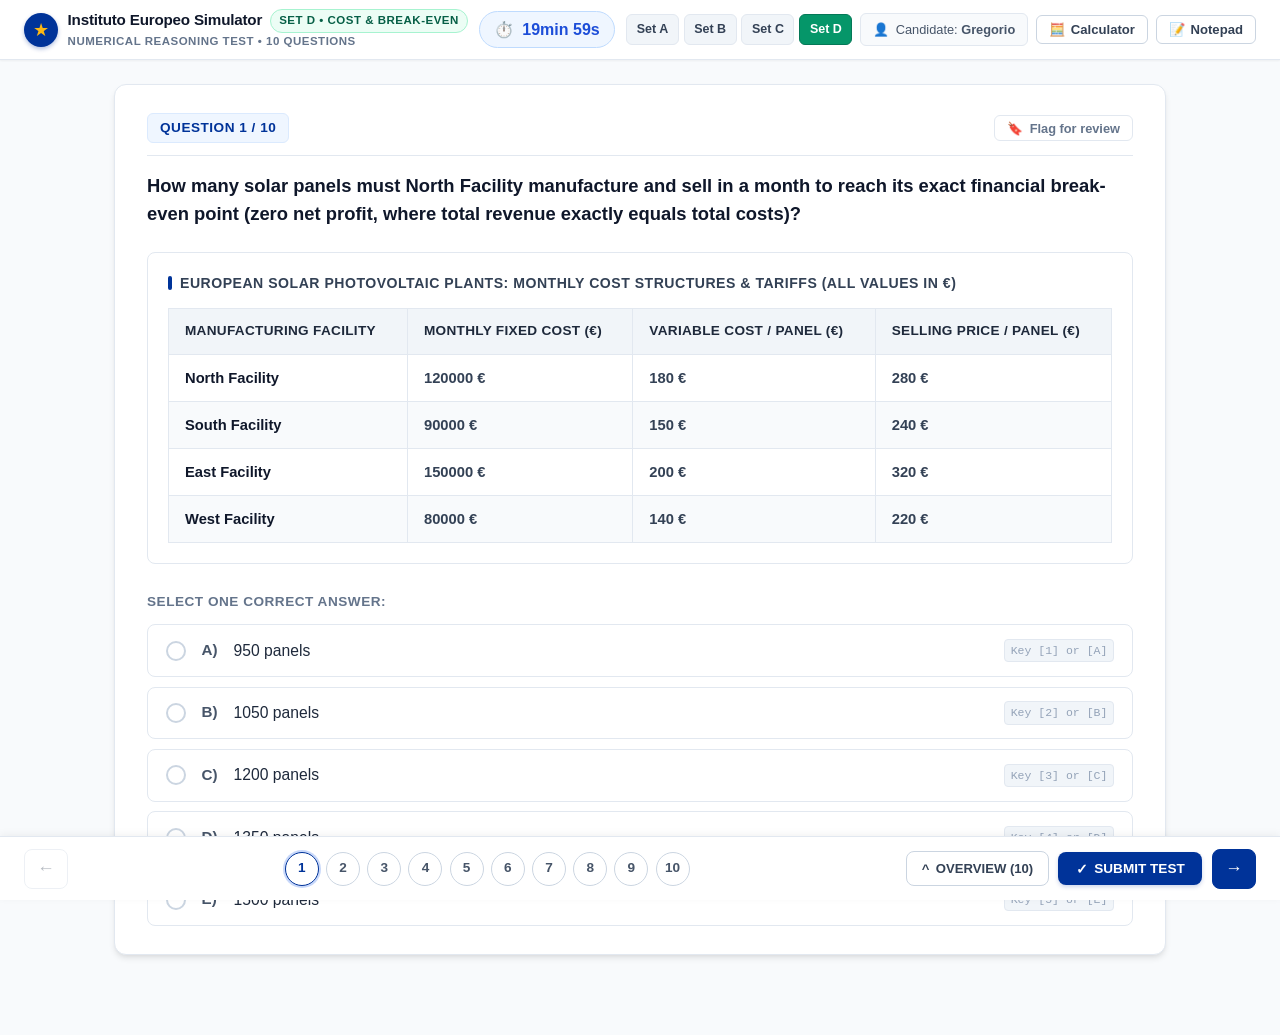
<file: epso_simulator_en_v4.html>
<!DOCTYPE html>
<html lang="en">
<head>
  <meta charset="UTF-8">
  <meta name="viewport" content="width=device-width, initial-scale=1.0">
  <title>Instituto Europeo Simulator - Numerical Reasoning Test (EPSO AD5 - Set D Cost & Break-even)</title>
  <style>
    :root {
      --primary: #003399;
      --primary-light: #2563eb;
      --primary-dark: #002266;
      --accent: #fdb813;
      --bg: #f8fafc;
      --surface: #ffffff;
      --text: #1e293b;
      --text-muted: #64748b;
      --border: #e2e8f0;
      --border-dark: #cbd5e1;
      --success: #16a34a;
      --success-bg: #dcfce7;
      --danger: #dc2626;
      --danger-bg: #fee2e2;
      --warning: #d97706;
      --warning-bg: #fef3c7;
      --shadow-sm: 0 1px 2px rgba(0,0,0,0.05);
      --shadow: 0 4px 6px -1px rgba(0,0,0,0.1), 0 2px 4px -2px rgba(0,0,0,0.05);
      --shadow-lg: 0 10px 15px -3px rgba(0,0,0,0.1), 0 4px 6px -4px rgba(0,0,0,0.05);
      --font-family: -apple-system, BlinkMacSystemFont, "Segoe UI", Roboto, "Helvetica Neue", Arial, sans-serif;
    }

    * {
      box-sizing: border-box;
      margin: 0;
      padding: 0;
    }

    body {
      font-family: var(--font-family);
      background-color: var(--bg);
      color: var(--text);
      line-height: 1.5;
      min-height: 100vh;
      display: flex;
      flex-direction: column;
      user-select: none;
    }

    /* TOP HEADER */
    .top-header {
      background: #ffffff;
      border-bottom: 1px solid var(--border);
      height: 60px;
      padding: 0 1.5rem;
      display: flex;
      align-items: center;
      justify-content: space-between;
      position: sticky;
      top: 0;
      z-index: 50;
      box-shadow: var(--shadow-sm);
    }

    .header-left {
      display: flex;
      align-items: center;
      gap: 1rem;
    }

    .eu-logo-badge {
      display: flex;
      align-items: center;
      gap: 0.6rem;
      text-decoration: none;
    }

    .eu-star-logo {
      width: 34px;
      height: 34px;
      background: var(--primary);
      border-radius: 50%;
      display: flex;
      align-items: center;
      justify-content: center;
      color: var(--accent);
      font-size: 1.15rem;
      box-shadow: 0 2px 4px rgba(0,51,153,0.3);
    }

    .logo-text-wrap {
      display: flex;
      flex-direction: column;
    }

    .logo-title {
      font-size: 0.95rem;
      font-weight: 700;
      color: #0f172a;
      letter-spacing: -0.2px;
    }

    .logo-sub {
      font-size: 0.72rem;
      color: var(--text-muted);
      text-transform: uppercase;
      font-weight: 600;
      letter-spacing: 0.5px;
    }

    .test-level-badge {
      background: #ecfdf5;
      border: 1px solid #a7f3d0;
      color: #065f46;
      font-size: 0.72rem;
      font-weight: 700;
      padding: 2px 8px;
      border-radius: 9999px;
      text-transform: uppercase;
      letter-spacing: 0.5px;
    }

    .header-center {
      display: flex;
      align-items: center;
      gap: 0.75rem;
    }

    .timer-pill {
      display: flex;
      align-items: center;
      gap: 0.5rem;
      background: #eff6ff;
      border: 1px solid #bfdbfe;
      color: #1d4ed8;
      padding: 0.35rem 0.9rem;
      border-radius: 9999px;
      font-weight: 700;
      font-size: 1rem;
      font-variant-numeric: tabular-nums;
      transition: all 0.3s ease;
    }

    .timer-pill.warning {
      background: var(--warning-bg);
      border-color: #fde68a;
      color: var(--warning);
      animation: pulseWarning 2s infinite;
    }

    .timer-pill.danger {
      background: var(--danger-bg);
      border-color: #fecaca;
      color: var(--danger);
      animation: pulseDanger 1s infinite;
    }

    @keyframes pulseDanger {
      0%, 100% { transform: scale(1); }
      50% { transform: scale(1.04); }
    }

    @keyframes pulseWarning {
      0%, 100% { opacity: 1; }
      50% { opacity: 0.8; }
    }

    .header-right {
      display: flex;
      align-items: center;
      gap: 0.5rem;
    }

    .nav-sets-dropdown {
      display: flex;
      gap: 0.3rem;
    }

    .switch-test-btn {
      background: #f1f5f9;
      border: 1px solid var(--border);
      color: #334155;
      font-size: 0.78rem;
      font-weight: 600;
      padding: 0.35rem 0.6rem;
      border-radius: 6px;
      text-decoration: none;
      transition: all 0.15s;
    }

    .switch-test-btn:hover {
      background: #e2e8f0;
      color: #0f172a;
    }

    .switch-test-btn.active {
      background: #059669;
      color: #ffffff;
      border-color: #047857;
    }

    .candidate-pill {
      display: flex;
      align-items: center;
      gap: 0.4rem;
      font-size: 0.8rem;
      color: #475569;
      background: #f8fafc;
      border: 1px solid var(--border);
      padding: 0.35rem 0.75rem;
      border-radius: 6px;
    }

    .tool-icon-btn {
      display: flex;
      align-items: center;
      gap: 0.35rem;
      background: #ffffff;
      border: 1px solid var(--border-dark);
      color: #334155;
      font-size: 0.82rem;
      font-weight: 600;
      padding: 0.4rem 0.75rem;
      border-radius: 6px;
      cursor: pointer;
      transition: all 0.15s;
    }

    .tool-icon-btn:hover {
      background: #f1f5f9;
      color: var(--primary);
      border-color: var(--primary-light);
    }

    /* MAIN TEST WRAPPER */
    .exam-wrapper {
      flex: 1;
      max-width: 1100px;
      width: 100%;
      margin: 1.5rem auto 5rem;
      padding: 0 1.5rem;
    }

    .question-card {
      background: var(--surface);
      border: 1px solid var(--border);
      border-radius: 12px;
      padding: 1.75rem 2rem;
      box-shadow: var(--shadow);
    }

    .question-header {
      display: flex;
      align-items: center;
      justify-content: space-between;
      margin-bottom: 1rem;
      border-bottom: 1px solid var(--border);
      padding-bottom: 0.75rem;
    }

    .question-number-badge {
      font-size: 0.85rem;
      font-weight: 700;
      color: var(--primary);
      text-transform: uppercase;
      letter-spacing: 0.5px;
      background: #eff6ff;
      border: 1px solid #dbeafe;
      padding: 0.25rem 0.75rem;
      border-radius: 6px;
    }

    .btn-flag-toggle {
      display: flex;
      align-items: center;
      gap: 0.4rem;
      background: transparent;
      border: 1px solid var(--border);
      color: var(--text-muted);
      font-size: 0.8rem;
      font-weight: 600;
      padding: 0.3rem 0.75rem;
      border-radius: 6px;
      cursor: pointer;
      transition: all 0.2s;
    }

    .btn-flag-toggle:hover {
      background: #f8fafc;
      color: var(--warning);
      border-color: #fde68a;
    }

    .btn-flag-toggle.flagged {
      background: var(--warning-bg);
      border-color: #f59e0b;
      color: #b45309;
    }

    .question-prompt {
      font-size: 1.15rem;
      font-weight: 600;
      color: #0f172a;
      line-height: 1.5;
      margin-bottom: 1.5rem;
    }

    /* VISUAL / DATA AREA */
    .visual-wrapper {
      background: #ffffff;
      border: 1px solid var(--border);
      border-radius: 8px;
      padding: 1.25rem;
      margin-bottom: 1.75rem;
      overflow-x: auto;
    }

    .visual-title {
      font-size: 0.88rem;
      font-weight: 700;
      color: #334155;
      margin-bottom: 0.9rem;
      text-transform: uppercase;
      letter-spacing: 0.5px;
      display: flex;
      align-items: center;
      gap: 0.5rem;
    }

    .visual-title::before {
      content: "";
      display: inline-block;
      width: 4px;
      height: 14px;
      background: var(--primary);
      border-radius: 2px;
    }

    /* TABLES */
    .table-container {
      width: 100%;
      overflow-x: auto;
    }

    .official-table {
      width: 100%;
      border-collapse: collapse;
      font-size: 0.92rem;
      text-align: left;
    }

    .official-table th {
      background: #f1f5f9;
      color: #1e293b;
      font-weight: 700;
      padding: 0.75rem 1rem;
      border: 1px solid var(--border);
      font-size: 0.85rem;
      text-transform: uppercase;
      letter-spacing: 0.3px;
    }

    .official-table td {
      padding: 0.75rem 1rem;
      border: 1px solid var(--border);
      color: #334155;
    }

    .official-table tbody tr:nth-child(even) {
      background: #f8fafc;
    }

    .official-table tbody tr:hover {
      background: #f0fdf4;
    }

    .official-table .row-header {
      font-weight: 600;
      color: #0f172a;
    }

    /* SVG CHARTS */
    .chart-svg-container {
      display: flex;
      justify-content: center;
      align-items: center;
      padding: 0.5rem 0;
    }

    .chart-svg {
      max-width: 100%;
      height: auto;
    }

    /* OPTIONS */
    .options-title {
      font-size: 0.85rem;
      font-weight: 700;
      color: var(--text-muted);
      text-transform: uppercase;
      letter-spacing: 0.5px;
      margin-bottom: 0.75rem;
    }

    .options-list {
      display: flex;
      flex-direction: column;
      gap: 0.6rem;
    }

    .option-item {
      display: flex;
      align-items: center;
      background: #ffffff;
      border: 1.5px solid var(--border);
      border-radius: 8px;
      padding: 0.85rem 1.1rem;
      cursor: pointer;
      transition: all 0.15s ease;
      position: relative;
    }

    .option-item:hover {
      border-color: #94a3b8;
      background: #f8fafc;
    }

    .option-item.selected {
      border-color: var(--primary);
      background: #eff6ff;
      box-shadow: 0 0 0 1px var(--primary);
    }

    .option-radio {
      width: 20px;
      height: 20px;
      border: 2px solid var(--border-dark);
      border-radius: 50%;
      margin-right: 1rem;
      display: flex;
      align-items: center;
      justify-content: center;
      flex-shrink: 0;
      transition: all 0.15s;
    }

    .option-item.selected .option-radio {
      border-color: var(--primary);
      background: var(--primary);
    }

    .option-radio-dot {
      width: 8px;
      height: 8px;
      background: #ffffff;
      border-radius: 50%;
      opacity: 0;
      transform: scale(0.5);
      transition: all 0.15s;
    }

    .option-item.selected .option-radio-dot {
      opacity: 1;
      transform: scale(1);
    }

    .option-letter {
      font-weight: 700;
      color: #475569;
      font-size: 0.95rem;
      margin-right: 0.75rem;
      width: 20px;
    }

    .option-item.selected .option-letter {
      color: var(--primary);
    }

    .option-text {
      font-size: 0.98rem;
      color: #1e293b;
      font-weight: 500;
      flex: 1;
    }

    .option-shortcut {
      font-size: 0.72rem;
      color: #94a3b8;
      background: #f1f5f9;
      border: 1px solid var(--border);
      border-radius: 4px;
      padding: 2px 6px;
      font-family: monospace;
    }

    /* BOTTOM NAV BAR */
    .bottom-nav {
      position: fixed;
      bottom: 0;
      left: 0;
      right: 0;
      height: 64px;
      background: #ffffff;
      border-top: 1px solid var(--border);
      display: flex;
      align-items: center;
      justify-content: space-between;
      padding: 0 1.5rem;
      z-index: 40;
      box-shadow: 0 -2px 8px rgba(0,0,0,0.05);
    }

    .nav-arrow-btn {
      background: #ffffff;
      border: 1px solid var(--border-dark);
      color: #334155;
      font-size: 1.1rem;
      font-weight: 700;
      width: 44px;
      height: 40px;
      border-radius: 8px;
      display: flex;
      align-items: center;
      justify-content: center;
      cursor: pointer;
      transition: all 0.15s;
    }

    .nav-arrow-btn:hover:not(:disabled) {
      background: #f1f5f9;
      border-color: #94a3b8;
      color: #0f172a;
    }

    .nav-arrow-btn:disabled {
      opacity: 0.35;
      cursor: not-allowed;
    }

    .nav-matrix {
      display: flex;
      gap: 0.45rem;
      align-items: center;
    }

    .nav-circle {
      width: 34px;
      height: 34px;
      border-radius: 50%;
      background: #ffffff;
      border: 1.5px solid var(--border-dark);
      color: #475569;
      font-size: 0.85rem;
      font-weight: 700;
      display: flex;
      align-items: center;
      justify-content: center;
      cursor: pointer;
      position: relative;
      transition: all 0.15s;
    }

    .nav-circle:hover {
      border-color: #94a3b8;
      background: #f8fafc;
    }

    .nav-circle.active {
      border-color: var(--primary);
      color: var(--primary);
      box-shadow: 0 0 0 2px rgba(37,99,235,0.25);
    }

    .nav-circle.answered {
      background: var(--primary);
      border-color: var(--primary);
      color: #ffffff;
    }

    .nav-circle.answered.active {
      box-shadow: 0 0 0 2px rgba(37,99,235,0.35);
    }

    .nav-circle.flagged::after {
      content: "";
      position: absolute;
      top: -2px;
      right: -2px;
      width: 10px;
      height: 10px;
      background: var(--warning);
      border-radius: 50%;
      border: 2px solid #ffffff;
    }

    .nav-right-actions {
      display: flex;
      align-items: center;
      gap: 0.6rem;
    }

    .btn-overview {
      background: #ffffff;
      border: 1px solid var(--border-dark);
      color: #334155;
      font-size: 0.82rem;
      font-weight: 700;
      padding: 0.55rem 0.9rem;
      border-radius: 8px;
      cursor: pointer;
      display: flex;
      align-items: center;
      gap: 0.4rem;
      transition: all 0.15s;
    }

    .btn-overview:hover {
      background: #f1f5f9;
      color: var(--primary);
    }

    .btn-submit-exam {
      background: var(--primary);
      border: none;
      color: #ffffff;
      font-size: 0.85rem;
      font-weight: 700;
      padding: 0.55rem 1.1rem;
      border-radius: 8px;
      cursor: pointer;
      display: flex;
      align-items: center;
      gap: 0.4rem;
      transition: all 0.15s;
      box-shadow: 0 2px 4px rgba(0,51,153,0.2);
    }

    .btn-submit-exam:hover {
      background: var(--primary-dark);
    }

    .btn-next-active {
      background: var(--primary);
      color: #ffffff;
      border-color: var(--primary);
    }

    .btn-next-active:hover {
      background: var(--primary-dark);
    }

    /* FLOATING CALCULATOR & NOTEPAD */
    .floating-window {
      position: fixed;
      background: #ffffff;
      border: 1px solid var(--border-dark);
      border-radius: 10px;
      box-shadow: var(--shadow-lg);
      z-index: 100;
      display: flex;
      flex-direction: column;
      overflow: hidden;
    }

    .floating-window.hidden {
      display: none;
    }

    .window-header {
      background: #1e293b;
      color: #ffffff;
      padding: 0.6rem 0.9rem;
      display: flex;
      align-items: center;
      justify-content: space-between;
      cursor: move;
      user-select: none;
    }

    .window-title {
      font-size: 0.82rem;
      font-weight: 700;
      display: flex;
      align-items: center;
      gap: 0.4rem;
      letter-spacing: 0.3px;
    }

    .window-close-btn {
      background: transparent;
      border: none;
      color: #94a3b8;
      font-size: 1rem;
      line-height: 1;
      cursor: pointer;
      padding: 2px 6px;
      border-radius: 4px;
    }

    .window-close-btn:hover {
      color: #ffffff;
      background: rgba(255,255,255,0.1);
    }

    /* CALCULATOR */
    #calc-win {
      width: 260px;
    }

    .calc-screen {
      background: #0f172a;
      color: #ffffff;
      padding: 0.75rem 0.9rem;
      text-align: right;
    }

    .calc-history {
      font-size: 0.75rem;
      color: #94a3b8;
      min-height: 16px;
      font-family: monospace;
      overflow: hidden;
      text-overflow: ellipsis;
      white-space: nowrap;
    }

    .calc-main-display {
      font-size: 1.4rem;
      font-weight: 700;
      font-family: monospace;
      margin-top: 2px;
      overflow: hidden;
      text-overflow: ellipsis;
      white-space: nowrap;
    }

    .calc-pad {
      padding: 0.6rem;
      display: grid;
      grid-template-columns: repeat(4, 1fr);
      gap: 0.4rem;
      background: #f8fafc;
    }

    .calc-btn {
      background: #ffffff;
      border: 1px solid var(--border);
      border-radius: 6px;
      font-size: 0.95rem;
      font-weight: 600;
      color: #1e293b;
      height: 36px;
      display: flex;
      align-items: center;
      justify-content: center;
      cursor: pointer;
      transition: all 0.1s;
    }

    .calc-btn:hover {
      background: #f1f5f9;
      border-color: #cbd5e1;
    }

    .calc-btn:active {
      transform: scale(0.96);
    }

    .calc-btn.btn-op {
      background: #e2e8f0;
      color: #0f172a;
      font-weight: 700;
    }

    .calc-btn.btn-mem {
      background: #f1f5f9;
      font-size: 0.75rem;
      font-weight: 700;
      color: #475569;
    }

    .calc-btn.btn-eq {
      background: var(--primary);
      color: #ffffff;
      font-weight: 700;
    }

    .calc-btn.btn-eq:hover {
      background: var(--primary-dark);
    }

    /* NOTEPAD */
    .notepad-area {
      width: 100%;
      height: 220px;
      padding: 0.75rem;
      border: none;
      outline: none;
      resize: vertical;
      font-family: monospace;
      font-size: 0.88rem;
      line-height: 1.4;
      color: #1e293b;
      background: #fffdf0;
    }

    .notepad-bar {
      display: flex;
      justify-content: space-between;
      align-items: center;
      padding: 0.4rem 0.75rem;
      background: #f8fafc;
      border-top: 1px solid var(--border);
      font-size: 0.75rem;
      color: #64748b;
    }

    /* MODALS */
    .modal-backdrop {
      position: fixed;
      top: 0;
      left: 0;
      right: 0;
      bottom: 0;
      background: rgba(15,23,42,0.6);
      display: flex;
      align-items: center;
      justify-content: center;
      z-index: 200;
      padding: 1rem;
    }

    .modal-backdrop.hidden {
      display: none;
    }

    .modal-box {
      background: #ffffff;
      border-radius: 12px;
      max-width: 560px;
      width: 100%;
      overflow: hidden;
      box-shadow: 0 20px 25px -5px rgba(0,0,0,0.2);
    }

    .modal-header {
      background: #f8fafc;
      border-bottom: 1px solid var(--border);
      padding: 1rem 1.25rem;
      display: flex;
      align-items: center;
      justify-content: space-between;
    }

    .modal-header h3 {
      font-size: 1rem;
      font-weight: 700;
      color: #0f172a;
    }

    .modal-body {
      padding: 1.25rem;
      max-height: 70vh;
      overflow-y: auto;
    }

    .modal-footer {
      background: #f8fafc;
      border-top: 1px solid var(--border);
      padding: 0.85rem 1.25rem;
      display: flex;
      justify-content: flex-end;
      gap: 0.6rem;
    }

    .overview-grid {
      display: grid;
      grid-template-columns: repeat(5, 1fr);
      gap: 0.75rem;
      margin-bottom: 1rem;
    }

    .overview-item {
      border: 1.5px solid var(--border);
      border-radius: 8px;
      padding: 0.75rem 0.5rem;
      text-align: center;
      cursor: pointer;
      transition: all 0.15s;
    }

    .overview-item:hover {
      border-color: var(--primary);
      background: #eff6ff;
    }

    .overview-item.answered {
      background: #f0fdf4;
      border-color: #86efac;
    }

    .overview-item.flagged {
      border-color: #f59e0b;
      background: #fffbeb;
    }

    .overview-num {
      font-weight: 700;
      font-size: 0.95rem;
      color: #0f172a;
    }

    .overview-status {
      font-size: 0.72rem;
      color: #64748b;
      margin-top: 2px;
    }

    /* RESULTS VIEW */
    .results-container {
      max-width: 900px;
      margin: 2rem auto 5rem;
      padding: 0 1.5rem;
    }

    .results-summary-card {
      background: #ffffff;
      border: 1px solid var(--border);
      border-radius: 12px;
      padding: 2rem;
      text-align: center;
      box-shadow: var(--shadow);
      margin-bottom: 2rem;
    }

    .results-score-badge {
      display: inline-flex;
      align-items: center;
      justify-content: center;
      width: 90px;
      height: 90px;
      border-radius: 50%;
      font-size: 2rem;
      font-weight: 800;
      margin-bottom: 1rem;
    }

    .results-score-badge.pass {
      background: var(--success-bg);
      color: var(--success);
      border: 3px solid #86efac;
    }

    .results-score-badge.fail {
      background: var(--danger-bg);
      color: var(--danger);
      border: 3px solid #fca5a5;
    }

    .result-outcome-title {
      font-size: 1.5rem;
      font-weight: 800;
      color: #0f172a;
      margin-bottom: 0.5rem;
    }

    .result-outcome-desc {
      font-size: 0.95rem;
      color: #475569;
      max-width: 600px;
      margin: 0 auto 1.5rem;
    }

    .stats-pills {
      display: flex;
      justify-content: center;
      gap: 1.5rem;
      flex-wrap: wrap;
      margin-bottom: 1.5rem;
    }

    .stat-pill {
      background: #f8fafc;
      border: 1px solid var(--border);
      padding: 0.75rem 1.25rem;
      border-radius: 8px;
      min-width: 120px;
    }

    .stat-val {
      font-size: 1.35rem;
      font-weight: 800;
      color: #0f172a;
    }

    .stat-lbl {
      font-size: 0.75rem;
      font-weight: 600;
      color: #64748b;
      text-transform: uppercase;
    }

    .review-section-title {
      font-size: 1.15rem;
      font-weight: 700;
      color: #0f172a;
      margin-bottom: 1rem;
      display: flex;
      align-items: center;
      justify-content: space-between;
    }

    .review-card {
      background: #ffffff;
      border: 1px solid var(--border);
      border-radius: 10px;
      padding: 1.25rem 1.5rem;
      margin-bottom: 1rem;
      box-shadow: var(--shadow-sm);
    }

    .review-card.correct {
      border-left: 5px solid var(--success);
    }

    .review-card.incorrect {
      border-left: 5px solid var(--danger);
    }

    .review-card.unanswered {
      border-left: 5px solid var(--warning);
    }

    .review-header {
      display: flex;
      justify-content: space-between;
      align-items: center;
      margin-bottom: 0.6rem;
    }

    .review-q-num {
      font-weight: 700;
      font-size: 0.92rem;
      color: #0f172a;
    }

    .review-status-tag {
      font-size: 0.75rem;
      font-weight: 700;
      padding: 2px 8px;
      border-radius: 4px;
      text-transform: uppercase;
    }

    .review-status-tag.correct {
      background: var(--success-bg);
      color: var(--success);
    }

    .review-status-tag.incorrect {
      background: var(--danger-bg);
      color: var(--danger);
    }

    .review-status-tag.unanswered {
      background: var(--warning-bg);
      color: var(--warning);
    }

    .review-prompt {
      font-size: 0.95rem;
      font-weight: 600;
      color: #334155;
      margin-bottom: 0.8rem;
    }

    .review-answers-grid {
      display: grid;
      grid-template-columns: 1fr 1fr;
      gap: 0.75rem;
      margin-bottom: 0.8rem;
      font-size: 0.88rem;
    }

    .review-ans-box {
      padding: 0.5rem 0.75rem;
      border-radius: 6px;
      border: 1px solid var(--border);
    }

    .review-ans-box.user {
      background: #f8fafc;
    }

    .review-ans-box.solution {
      background: var(--success-bg);
      border-color: #86efac;
      color: #14532d;
    }

    .review-solution-box {
      background: #f0fdf4;
      border: 1px solid #bbf7d0;
      border-radius: 6px;
      padding: 0.75rem 1rem;
      margin-top: 0.6rem;
    }

    .solution-heading {
      font-weight: 700;
      color: #166534;
      font-size: 0.85rem;
      margin-bottom: 0.3rem;
    }

    .solution-text {
      font-size: 0.88rem;
      color: #14532d;
      line-height: 1.5;
    }

    .btn-retake {
      background: var(--primary);
      color: #ffffff;
      border: none;
      padding: 0.75rem 1.75rem;
      font-size: 0.95rem;
      font-weight: 700;
      border-radius: 8px;
      cursor: pointer;
      transition: all 0.2s;
    }

    .btn-retake:hover {
      background: var(--primary-dark);
    }
  </style>
</head>
<body>

  <!-- TOP HEADER -->
  <header class="top-header">
    <div class="header-left">
      <div class="eu-logo-badge">
        <div class="eu-star-logo">★</div>
        <div class="logo-text-wrap">
          <div style="display:flex; align-items:center; gap:0.5rem;">
            <span class="logo-title">Instituto Europeo Simulator</span>
            <span class="test-level-badge">Set D • Cost & Break-even</span>
          </div>
          <span class="logo-sub">Numerical Reasoning Test • 10 Questions</span>
        </div>
      </div>
    </div>

    <div class="header-center">
      <div id="exam-timer" class="timer-pill" title="Time remaining: 2 minutes per question (Official EPSO format)">
        <span>⏱️</span>
        <span id="timer-display">20min 00s</span>
      </div>
    </div>

    <div class="header-right">
      <div class="nav-sets-dropdown">
        <a href="epso_simulator_en.html" class="switch-test-btn" title="Set A (Foundation)">Set A</a>
        <a href="epso_simulator_en_v2.html" class="switch-test-btn" title="Set B (Intermediate)">Set B</a>
        <a href="epso_simulator_en_v3.html" class="switch-test-btn" title="Set C (Advanced)">Set C</a>
        <a href="epso_simulator_en_v4.html" class="switch-test-btn active" title="Set D (Cost-Volume-Profit)">Set D</a>
      </div>
      <div class="candidate-pill">
        <span>👤</span>
        <span>Candidate: <strong>Gregorio</strong></span>
      </div>
      <button id="btn-toggle-calculator" class="tool-icon-btn" title="Open Official Calculator (Alt+C)">
        <span>🧮</span>
        <span>Calculator</span>
      </button>
      <button id="btn-toggle-notepad" class="tool-icon-btn" title="Open Scratchpad / Notes (Alt+N)">
        <span>📝</span>
        <span>Notepad</span>
      </button>
    </div>
  </header>

  <!-- TEST WORKSPACE -->
  <main class="exam-wrapper" id="exam-workspace">
    <div class="question-card">
      <div class="question-header">
        <span class="question-number-badge" id="q-counter">Question 1 / 10</span>
        <button id="btn-flag" class="btn-flag-toggle" title="Flag this question to review later (Key: F)">
          <span id="flag-icon">🔖</span>
          <span id="flag-label">Flag for review</span>
        </button>
      </div>

      <h2 class="question-prompt" id="q-prompt">Loading question...</h2>

      <!-- Visual Area (Table or SVG Chart) -->
      <div class="visual-wrapper" id="visual-container">
        <!-- Rendered dynamically -->
      </div>

      <!-- Multiple Choice Options -->
      <div class="options-title">Select one correct answer:</div>
      <div class="options-list" id="options-container">
        <!-- Rendered dynamically -->
      </div>
    </div>
  </main>

  <!-- BOTTOM NAVIGATION BAR -->
  <nav class="bottom-nav" id="bottom-bar">
    <button id="btn-prev" class="nav-arrow-btn" title="Previous question (←)">
      ←
    </button>

    <div class="nav-matrix" id="nav-matrix">
      <!-- 10 Question Circles -->
    </div>

    <div class="nav-right-actions">
      <button id="btn-open-overview" class="btn-overview" title="Review all question statuses">
        <span>^</span>
        <span>OVERVIEW (10)</span>
      </button>

      <button id="btn-submit" class="btn-submit-exam" title="Finish and grade test">
        <span>✓</span>
        <span>SUBMIT TEST</span>
      </button>

      <button id="btn-next" class="nav-arrow-btn btn-next-active" title="Next question (→)">
        →
      </button>
    </div>
  </nav>

  <!-- RESULTS SCREEN (HIDDEN INITIALLY) -->
  <section class="results-container" id="results-view" style="display:none;">
    <div class="results-summary-card">
      <div id="results-badge" class="results-score-badge pass">8/10</div>
      <h2 class="result-outcome-title" id="results-title">Test Completed Successfully!</h2>
      <p class="result-outcome-desc" id="results-desc">
        You have completed Set D (Cost-Volume-Profit & Break-even Analysis) of the EPSO AD5 Numerical Reasoning Test. Here is your detailed score and step-by-step breakdown.
      </p>

      <div class="stats-pills">
        <div class="stat-pill">
          <div class="stat-val" id="stat-score">8 / 10</div>
          <div class="stat-lbl">Final Score</div>
        </div>
        <div class="stat-pill">
          <div class="stat-val" id="stat-percent">80%</div>
          <div class="stat-lbl">Percentage</div>
        </div>
        <div class="stat-pill">
          <div class="stat-val" id="stat-time">16m 45s</div>
          <div class="stat-lbl">Time Elapsed</div>
        </div>
        <div class="stat-pill">
          <div class="stat-val" id="stat-status" style="color:#16a34a;">PASSED</div>
          <div class="stat-lbl">EPSO Threshold (≥ 50%)</div>
        </div>
      </div>

      <div style="display:flex; justify-content:center; gap:0.75rem; flex-wrap:wrap;">
        <button id="btn-retake" class="btn-retake">🔄 Retake Set D</button>
        <a href="epso_simulator_en_v3.html" class="btn-retake" style="background:#475569; text-decoration:none;">Go to Set C</a>
        <a href="epso_simulator_en_v2.html" class="btn-retake" style="background:#64748b; text-decoration:none;">Go to Set B</a>
        <a href="epso_simulator_en.html" class="btn-retake" style="background:#0284c7; text-decoration:none;">Go to Set A</a>
      </div>
    </div>

    <div class="review-section-title">
      <span>Question-by-Question Detailed Review & Step-by-Step Solutions</span>
    </div>

    <div id="review-cards-list">
      <!-- Generated dynamically -->
    </div>
  </section>

  <!-- FLOATING CALCULATOR -->
  <div id="calc-win" class="floating-window hidden" style="top:75px; right:30px;">
    <div class="window-header" id="calc-drag-handle">
      <div class="window-title">
        <span>🧮</span>
        <span>Official Basic Calculator</span>
      </div>
      <button class="window-close-btn" id="btn-close-calc">✕</button>
    </div>
    <div class="calc-screen">
      <div class="calc-history" id="calc-history">&nbsp;</div>
      <div class="calc-main-display" id="calc-display">0</div>
    </div>
    <div class="calc-pad">
      <button class="calc-btn btn-mem" data-action="mc">MC</button>
      <button class="calc-btn btn-mem" data-action="mr">MR</button>
      <button class="calc-btn btn-mem" data-action="m-minus">M-</button>
      <button class="calc-btn btn-mem" data-action="m-plus">M+</button>

      <button class="calc-btn" data-action="c">C</button>
      <button class="calc-btn" data-action="ce">CE</button>
      <button class="calc-btn" data-action="backspace">⌫</button>
      <button class="calc-btn btn-op" data-action="div">÷</button>

      <button class="calc-btn" data-num="7">7</button>
      <button class="calc-btn" data-num="8">8</button>
      <button class="calc-btn" data-num="9">9</button>
      <button class="calc-btn btn-op" data-action="mul">×</button>

      <button class="calc-btn" data-num="4">4</button>
      <button class="calc-btn" data-num="5">5</button>
      <button class="calc-btn" data-num="6">6</button>
      <button class="calc-btn btn-op" data-action="sub">-</button>

      <button class="calc-btn" data-num="1">1</button>
      <button class="calc-btn" data-num="2">2</button>
      <button class="calc-btn" data-num="3">3</button>
      <button class="calc-btn btn-op" data-action="add">+</button>

      <button class="calc-btn" data-action="sqrt">√</button>
      <button class="calc-btn" data-num="0">0</button>
      <button class="calc-btn" data-action="dot">.</button>
      <button class="calc-btn btn-op" data-action="pct">%</button>

      <button class="calc-btn btn-eq" data-action="eq" style="grid-column: span 4;">=</button>
    </div>
  </div>

  <!-- FLOATING NOTEPAD -->
  <div id="notepad-win" class="floating-window hidden" style="top:75px; left:30px; width:340px;">
    <div class="window-header" id="notepad-drag-handle">
      <div class="window-title">
        <span>📝</span>
        <span>Scratchpad / Rough Work</span>
      </div>
      <button class="window-close-btn" id="btn-close-notepad">✕</button>
    </div>
    <textarea id="notepad-text" class="notepad-area" placeholder="Type your rough calculations or notes here..."></textarea>
    <div class="notepad-bar">
      <span id="notepad-chars">0 characters</span>
      <div>
        <button id="btn-copy-notes" style="background:none; border:1px solid #cbd5e1; border-radius:4px; padding:2px 6px; font-size:0.75rem; cursor:pointer;">Copy</button>
        <button id="btn-clear-notes" style="background:none; border:1px solid #cbd5e1; border-radius:4px; padding:2px 6px; font-size:0.75rem; cursor:pointer; margin-left:4px;">Clear</button>
      </div>
    </div>
  </div>

  <!-- OVERVIEW MODAL -->
  <div id="overview-modal" class="modal-backdrop hidden">
    <div class="modal-box">
      <div class="modal-header">
        <h3>Test Overview - Set D (10 Questions)</h3>
        <button class="window-close-btn" id="btn-close-overview">✕</button>
      </div>
      <div class="modal-body">
        <p style="font-size:0.9rem; color:var(--text-muted); margin-bottom:1rem;">
          Click on any question number below to jump directly to it:
        </p>
        <div class="overview-grid" id="modal-overview-grid">
          <!-- Populated by JS -->
        </div>
        <div style="display:flex; justify-content:space-around; background:#f8fafc; border:1px solid var(--border); padding:0.75rem; border-radius:8px; font-size:0.8rem; margin-top:1rem;">
          <div><strong id="modal-answered-count">0</strong> Answered</div>
          <div><strong id="modal-unanswered-count">10</strong> Unanswered</div>
          <div><strong id="modal-flagged-count">0</strong> Flagged</div>
        </div>
      </div>
      <div class="modal-footer">
        <button class="btn-overview" id="btn-modal-return">Return to Test</button>
        <button class="btn-submit-exam" id="btn-modal-submit">Submit Test Now</button>
      </div>
    </div>
  </div>

  <!-- CONFIRM SUBMISSION MODAL -->
  <div id="confirm-modal" class="modal-backdrop hidden">
    <div class="modal-box">
      <div class="modal-header">
        <h3 id="confirm-title">Finish Test Confirmation</h3>
        <button class="window-close-btn" id="btn-close-confirm">✕</button>
      </div>
      <div class="modal-body">
        <p id="confirm-text" style="font-size:0.95rem; line-height:1.6; color:#334155;">
          Are you sure you want to finish and submit your test now?
        </p>
      </div>
      <div class="modal-footer">
        <button class="btn-overview" id="btn-cancel-submit">Keep Working</button>
        <button class="btn-submit-exam" id="btn-final-confirm">Yes, Submit Now</button>
      </div>
    </div>
  </div>

  <!-- TEST DATA & LOGIC -->
  <script>
    // 10 EPSO AD5 NUMERICAL REASONING QUESTIONS (SET D: COST-VOLUME-PROFIT, BREAK-EVEN, SURPLUS & DEFICIT)
    // 2 minutes per question -> 20 minutes (1200 seconds)
    // Gregorio's Rule: Maximum 2-3 simple calculator operations per question
    // Strict notation: NO commas for thousands (120000, 160000), decimal dot notation (0.25, 1.20)
    const QUESTIONS_DATA = [
      {
        id: 1,
        title: "Solar Panel Manufacturing Facilities Break-even Threshold",
        prompt: "How many solar panels must North Facility manufacture and sell in a month to reach its exact financial break-even point (zero net profit, where total revenue exactly equals total costs)?",
        visualType: "table",
        visualTitle: "European Solar Photovoltaic Plants: Monthly Cost Structures & Tariffs (All values in €)",
        tableData: {
          headers: ["Manufacturing Facility", "Monthly Fixed Cost (€)", "Variable Cost / Panel (€)", "Selling Price / Panel (€)"],
          rows: [
            ["North Facility", "120000 €", "180 €", "280 €"],
            ["South Facility", "90000 €", "150 €", "240 €"],
            ["East Facility", "150000 €", "200 €", "320 €"],
            ["West Facility", "80000 €", "140 €", "220 €"]
          ]
        },
        options: [
          { letter: "A", text: "950 panels" },
          { letter: "B", text: "1050 panels" },
          { letter: "C", text: "1200 panels" },
          { letter: "D", text: "1350 panels" },
          { letter: "E", text: "1500 panels" }
        ],
        correct: "C",
        solution: "<strong>Gregorio's 2-Step Method:</strong><br>1. Unit contribution margin for North Facility: 280 - 180 = 100 € per panel.<br>2. Break-even volume in units: 120000 ÷ 100 = <strong>1200 panels</strong>.<br><em>Calculator: [280] [-] [180] [=] 100; [120000] [/] [100] [=] 1200.</em>"
      },
      {
        id: 2,
        title: "Municipal School Canteens Budget Sustainability",
        prompt: "The City Council evaluates the fiscal sustainability of the two districts with the lowest monthly fixed costs (North District and East District). What is the combined net budgetary balance (surplus or deficit) resulting from pooling both districts together?",
        visualType: "svg_grouped_canteens",
        visualTitle: "Municipal Public School Canteens: Monthly Costs vs Fee Revenues (€)",
        options: [
          { letter: "A", text: "Surplus of 5000 €" },
          { letter: "B", text: "Deficit of 7000 €" },
          { letter: "C", text: "Deficit of 9000 €" },
          { letter: "D", text: "Surplus of 7000 €" },
          { letter: "E", text: "Exact break-even (0 €)" }
        ],
        correct: "B",
        solution: "<strong>Gregorio's 3-Step Method:</strong><br>1. Combined total costs: North (12000 + 18000 = 30000 €) + East (14000 + 21000 = 35000 €) = 65000 €.<br>2. Combined fee revenues: 26000 + 32000 = 58000 €.<br>3. Net balance: 58000 - 65000 = -7000 € (<strong>Deficit of 7000 €</strong>).<br><em>Calculator: [12000] [+] [18000] [+] [14000] [+] [21000] [=] 65000; [26000] [+] [32000] [=] 58000; [58000] [-] [65000] [=] -7000.</em>"
      },
      {
        id: 3,
        title: "Regional Commuter Rail Line Total Cost & Revenue Curves",
        prompt: "If during March the railway line sold exactly 75000 tickets, what was the monthly operating surplus (net profit) achieved by the service?",
        visualType: "svg_line_railway",
        visualTitle: "Commuter Rail Line: Monthly Total Cost & Revenue Trajectories (Break-even at 40000 tickets)",
        options: [
          { letter: "A", text: "Surplus of 110000 €" },
          { letter: "B", text: "Deficit of 140000 €" },
          { letter: "C", text: "Surplus of 120000 €" },
          { letter: "D", text: "Surplus of 160000 €" },
          { letter: "E", text: "Surplus of 140000 €" }
        ],
        correct: "E",
        solution: "<strong>Gregorio's 3-Step Method:</strong><br>1. Determine unit metrics from break-even point (40000 tickets): Ticket price = 240000 ÷ 40000 = 6 €. Unit variable cost = (240000 - 160000) ÷ 40000 = 80000 ÷ 40000 = 2 €/ticket. Net contribution margin = 6 - 2 = 4 €.<br>2. Contribution from 75000 tickets: 75000 × 4 = 300000 €.<br>3. Deduct fixed costs: 300000 - 160000 = <strong>Surplus of 140000 €</strong>.<br><em>Calculator: [75000] [*] [4] [-] [160000] [=] 140000.</em>"
      },
      {
        id: 4,
        title: "Municipal Cultural Auditorium Fixed Overheads & Net Result",
        prompt: "If during May a total of 2400 admission tickets were sold, what was the auditorium's net operating result for the month (surplus or deficit) and its exact amount?",
        visualType: "svg_donut_auditorium",
        visualTitle: "Municipal Cultural Auditorium: Monthly Fixed Overheads Breakdown (Total Fixed Costs: 60000 €)",
        options: [
          { letter: "A", text: "Deficit of 12000 €" },
          { letter: "B", text: "Surplus of 12000 €" },
          { letter: "C", text: "Deficit of 15000 €" },
          { letter: "D", text: "Deficit of 8000 €" },
          { letter: "E", text: "Surplus of 4000 €" }
        ],
        correct: "A",
        solution: "<strong>Gregorio's 3-Step Method:</strong><br>1. Unit contribution margin per ticket: 25 - 5 = 20 €.<br>2. Total contribution from 2400 tickets: 2400 × 20 = 48000 €.<br>3. Net result against 60000 € fixed costs: 48000 - 60000 = -12000 € (<strong>Deficit of 12000 €</strong>).<br><em>Calculator: [25] [-] [5] [=] 20; [2400] [*] [20] [=] 48000; [48000] [-] [60000] [=] -12000.</em>"
      },
      {
        id: 5,
        title: "Industrial 3D Printing Special Production Batch Surplus",
        prompt: "An aerospace contractor places a special production order for 1800 units of the Gamma Component. What net surplus (operating profit) will the workshop generate after covering the batch setup fixed cost and all variable costs?",
        visualType: "svg_horizontal_3d",
        visualTitle: "Additive Manufacturing Workshop: Component Unit Economics & Batch Setup Costs (€)",
        options: [
          { letter: "A", text: "4500 €" },
          { letter: "B", text: "6000 €" },
          { letter: "C", text: "7500 €" },
          { letter: "D", text: "9000 €" },
          { letter: "E", text: "12000 €" }
        ],
        correct: "B",
        solution: "<strong>Gregorio's 3-Step Method:</strong><br>1. Unit contribution margin for Gamma Component: 45 - 25 = 20 € per unit.<br>2. Total contribution from 1800 units: 1800 × 20 = 36000 €.<br>3. Net surplus after fixed setup cost: 36000 - 30000 = <strong>6000 €</strong>.<br><em>Calculator: [45] [-] [25] [=] 20; [1800] [*] [20] [=] 36000; [36000] [-] [30000] [=] 6000.</em>"
      },
      {
        id: 6,
        title: "Regional Public Hospital Departmental Break-even Target",
        prompt: "How many additional patients must the Neurology department treat in a month to exit its current operational deficit and reach its exact financial break-even point?",
        visualType: "table",
        visualTitle: "Regional Hospital: Clinical Departments Monthly Activity & Financial Structure (€)",
        tableData: {
          headers: ["Clinical Department", "Monthly Fixed Cost (€)", "Variable Cost / Patient (€)", "Public Health Reimbursement (€)", "Monthly Patients Treated"],
          rows: [
            ["Cardiology", "80000 €", "300 €", "500 €", "450"],
            ["Traumatology", "60000 €", "250 €", "400 €", "350"],
            ["Pediatrics", "50000 €", "150 €", "250 €", "500"],
            ["Neurology", "70000 €", "400 €", "600 €", "300"]
          ]
        },
        options: [
          { letter: "A", text: "25 patients" },
          { letter: "B", text: "40 patients" },
          { letter: "C", text: "45 patients" },
          { letter: "D", text: "50 patients" },
          { letter: "E", text: "60 patients" }
        ],
        correct: "D",
        solution: "<strong>Gregorio's 3-Step Method:</strong><br>1. Contribution margin per Neurology patient: 600 - 400 = 200 €.<br>2. Monthly break-even volume: 70000 ÷ 200 = 350 patients.<br>3. Additional patients needed above the current 300 patients: 350 - 300 = <strong>50 patients</strong>.<br><em>Calculator: [600] [-] [400] [=] 200; [70000] [/] [200] [=] 350; [350] [-] [300] [=] 50.</em>"
      },
      {
        id: 7,
        title: "Offshore Wind Farm Electricity Generation Surplus",
        prompt: "If electricity generated by the Baltic Wind Farm is sold on the wholesale day-ahead market at a fixed contract price of 65 € per MWh, what is its monthly operating surplus when producing 10000 MWh?",
        visualType: "svg_stacked_wind",
        visualTitle: "Offshore Wind Farms: Monthly Generation Cost Structure for 10000 MWh (Thousands €)",
        options: [
          { letter: "A", text: "100000 €" },
          { letter: "B", text: "125000 €" },
          { letter: "C", text: "150000 €" },
          { letter: "D", text: "175000 €" },
          { letter: "E", text: "200000 €" }
        ],
        correct: "C",
        solution: "<strong>Gregorio's 3-Step Method:</strong><br>1. Total monthly costs for Baltic Wind Farm: 300000 + 200000 = 500000 €.<br>2. Wholesale revenue: 10000 MWh × 65 €/MWh = 650000 €.<br>3. Monthly surplus: 650000 - 500000 = <strong>150000 €</strong>.<br><em>Calculator: [300000] [+] [200000] [=] 500000; [10000] [*] [65] [=] 650000; [650000] [-] [500000] [=] 150000.</em>"
      },
      {
        id: 8,
        title: "Municipal Public Bike-Sharing Deficit Co-funding",
        prompt: "City C receives a national clean mobility government grant covering exactly 75% of its annual operating deficit. What amount in euros must City C finance from its own municipal budget to balance the service accounts?",
        visualType: "svg_grouped_bikes",
        visualTitle: "Municipal Bike-Sharing Systems: Annual Overheads, Operational Costs & Revenues (Thousands €)",
        options: [
          { letter: "A", text: "30000 €" },
          { letter: "B", text: "24000 €" },
          { letter: "C", text: "40000 €" },
          { letter: "D", text: "60000 €" },
          { letter: "E", text: "90000 €" }
        ],
        correct: "A",
        solution: "<strong>Gregorio's 3-Step Method:</strong><br>1. Total annual costs in City C: 500000 + 300000 = 800000 €.<br>2. Total annual deficit: 800000 - 680000 = 120000 €.<br>3. Municipal co-funding share (100% - 75% = 25%): 120000 × 0.25 = <strong>30000 €</strong>.<br><em>Calculator: [500000] [+] [300000] [=] 800000; [800000] [-] [680000] [=] 120000; [120000] [*] [0.25] [=] 30000.</em>"
      },
      {
        id: 9,
        title: "Executive Professional Training Break-even Shift",
        prompt: "For the upcoming edition of the Cybersecurity Specialist programme, classroom facility and high-performance server rental fees cause fixed costs to increase by 20%, while unit variable cost and tuition fee remain unchanged. How many trainees must enroll at minimum to achieve the new break-even point?",
        visualType: "table",
        visualTitle: "Professional Continuing Education: Programme Cost Structures & Fees (€)",
        tableData: {
          headers: ["Executive Programme", "Fixed Cost / Edition (€)", "Variable Cost / Trainee (€)", "Tuition Fee / Trainee (€)"],
          rows: [
            ["Cybersecurity Specialist", "9000 €", "150 €", "450 €"],
            ["Data Science & AI", "12000 €", "200 €", "500 €"],
            ["Public Management", "6000 €", "100 €", "300 €"],
            ["EU Diplomatic Languages", "4800 €", "80 €", "200 €"]
          ]
        },
        options: [
          { letter: "A", text: "30 trainees" },
          { letter: "B", text: "33 trainees" },
          { letter: "C", text: "34 trainees" },
          { letter: "D", text: "36 trainees" },
          { letter: "E", text: "40 trainees" }
        ],
        correct: "D",
        solution: "<strong>Gregorio's 3-Step Method:</strong><br>1. New fixed cost with 20% increase: 9000 × 1.20 = 10800 €.<br>2. Contribution margin per trainee: 450 - 150 = 300 €.<br>3. New break-even enrollment: 10800 ÷ 300 = <strong>36 trainees</strong>.<br><em>Calculator: [9000] [*] [1.20] [=] 10800; [450] [-] [150] [=] 300; [10800] [/] [300] [=] 36.</em>"
      },
      {
        id: 10,
        title: "Municipal Seawater Desalination Facility Cumulative Balance",
        prompt: "Across the four representative sample months combined (January, April, July, and October), what is the cumulative net operating balance (surplus or deficit) of the desalination facility?",
        visualType: "svg_grouped_desalination",
        visualTitle: "Municipal Desalination Plant: Quarterly Operating Economics & Water Output (Thousands €)",
        options: [
          { letter: "A", text: "Deficit of 10000 €" },
          { letter: "B", text: "Exact break-even (0 €)" },
          { letter: "C", text: "Surplus of 20000 €" },
          { letter: "D", text: "Surplus of 40000 €" },
          { letter: "E", text: "Surplus of 10000 €" }
        ],
        correct: "E",
        solution: "<strong>Gregorio's 3-Step Method:</strong><br>1. Total revenue across 4 months: 120 + 180 + 300 + 150 = 750 thousand € (= 750000 €).<br>2. Total operating costs across 4 months: Fixed (60 × 4 = 240) + Variable (80 + 120 + 200 + 100 = 500) = 740 thousand € (= 740000 €).<br>3. Cumulative net balance: 750000 - 740000 = +10000 € (<strong>Surplus of 10000 €</strong>).<br><em>Calculator: [120] [+] [180] [+] [300] [+] [150] [=] 750; [240] [+] [500] [=] 740; [750] [-] [740] [=] 10 thousand € = 10000 €.</em>"
      }
    ];

    // STATE
    let currentIndex = 0;
    let userAnswers = new Array(10).fill(null);
    let flaggedQuestions = new Array(10).fill(false);
    let timeRemainingSeconds = 20 * 60; // 20 minutes
    let timerInterval = null;
    let isFinished = false;

    // INIT
    window.addEventListener('DOMContentLoaded', () => {
      initMatrix();
      renderQuestion(0);
      startTimer();
      setupEventListeners();
      setupCalculator();
      setupNotepad();
    });

    // NAVIGATION MATRIX
    function initMatrix() {
      const matrix = document.getElementById('nav-matrix');
      matrix.innerHTML = '';
      for (let i = 0; i < 10; i++) {
        const circle = document.createElement('div');
        circle.className = `nav-circle ${i === 0 ? 'active' : ''}`;
        circle.id = `nav-c-${i}`;
        circle.textContent = (i + 1);
        circle.title = `Jump to Question ${i + 1}`;
        circle.addEventListener('click', () => {
          if (!isFinished) {
            goToQuestion(i);
          }
        });
        matrix.appendChild(circle);
      }
    }

    function updateMatrix() {
      for (let i = 0; i < 10; i++) {
        const circle = document.getElementById(`nav-c-${i}`);
        if (!circle) continue;
        circle.className = 'nav-circle';
        if (i === currentIndex) circle.classList.add('active');
        if (userAnswers[i] !== null) circle.classList.add('answered');
        if (flaggedQuestions[i]) circle.classList.add('flagged');
      }
    }

    // RENDER QUESTION
    function renderQuestion(index) {
      currentIndex = index;
      const q = QUESTIONS_DATA[index];

      document.getElementById('q-counter').textContent = `Question ${index + 1} / 10`;
      document.getElementById('q-prompt').textContent = q.prompt;

      const btnFlag = document.getElementById('btn-flag');
      if (flaggedQuestions[index]) {
        btnFlag.classList.add('flagged');
        document.getElementById('flag-label').textContent = 'Flagged for review';
      } else {
        btnFlag.classList.remove('flagged');
        document.getElementById('flag-label').textContent = 'Flag for review';
      }

      renderVisual(q);

      const optContainer = document.getElementById('options-container');
      optContainer.innerHTML = '';
      const currentSelected = userAnswers[index];

      q.options.forEach((opt, optIdx) => {
        const isSelected = currentSelected === opt.letter;
        const item = document.createElement('div');
        item.className = `option-item ${isSelected ? 'selected' : ''}`;
        item.setAttribute('data-letter', opt.letter);
        item.innerHTML = `
          <div class="option-radio">
            <div class="option-radio-dot"></div>
          </div>
          <div class="option-letter">${opt.letter})</div>
          <div class="option-text">${opt.text}</div>
          <div class="option-shortcut">Key [${optIdx + 1}] or [${opt.letter}]</div>
        `;
        item.addEventListener('click', () => {
          selectAnswer(opt.letter);
        });
        optContainer.appendChild(item);
      });

      document.getElementById('btn-prev').disabled = (index === 0);
      const btnNext = document.getElementById('btn-next');
      if (index === 9) {
        btnNext.disabled = true;
        btnNext.classList.remove('btn-next-active');
      } else {
        btnNext.disabled = false;
        btnNext.classList.add('btn-next-active');
      }

      updateMatrix();
    }

    // RENDER VISUAL (TABLES / HIGH RESOLUTION SVG CHARTS)
    function renderVisual(q) {
      const container = document.getElementById('visual-container');
      container.innerHTML = `<div class="visual-title">${q.visualTitle}</div>`;

      if (q.visualType === 'table') {
        let tableHtml = '<div class="table-container"><table class="official-table">';
        tableHtml += '<thead><tr>';
        q.tableData.headers.forEach(h => {
          tableHtml += `<th>${h}</th>`;
        });
        tableHtml += '</tr></thead><tbody>';
        q.tableData.rows.forEach(r => {
          tableHtml += '<tr>';
          r.forEach((cell, idx) => {
            if (idx === 0) {
              tableHtml += `<td class="row-header">${cell}</td>`;
            } else {
              tableHtml += `<td><strong>${cell}</strong></td>`;
            }
          });
          tableHtml += '</tr>';
        });
        tableHtml += '</tbody></table></div>';
        container.innerHTML += tableHtml;
      }
      else if (q.visualType === 'svg_grouped_canteens') {
        // Grouped Bar Chart: School Canteens (Fixed, Variable, Revenue)
        container.innerHTML += `
          <div class="chart-svg-container">
            <svg class="chart-svg" viewBox="0 0 720 290" width="720" height="290">
              <rect width="720" height="290" fill="#ffffff"/>
              <!-- Legend -->
              <g transform="translate(140, 15)">
                <rect x="0" y="0" width="16" height="12" fill="#1e3a8a" rx="2"/>
                <text x="22" y="10" font-size="12" fill="#334155" font-weight="600">Fixed Cost (€)</text>

                <rect x="140" y="0" width="16" height="12" fill="#d97706" rx="2"/>
                <text x="162" y="10" font-size="12" fill="#334155" font-weight="600">Total Variable Cost (€)</text>

                <rect x="330" y="0" width="16" height="12" fill="#059669" rx="2"/>
                <text x="352" y="10" font-size="12" fill="#334155" font-weight="700">Fee Revenue (€)</text>
              </g>

              <!-- Grid -->
              <line x1="80" y1="230" x2="680" y2="230" stroke="#cbd5e1" stroke-width="1.5"/>
              <line x1="80" y1="190" x2="680" y2="190" stroke="#f1f5f9" stroke-width="1"/>
              <line x1="80" y1="150" x2="680" y2="150" stroke="#f1f5f9" stroke-width="1"/>
              <line x1="80" y1="110" x2="680" y2="110" stroke="#f1f5f9" stroke-width="1"/>
              <line x1="80" y1="70" x2="680" y2="70" stroke="#f1f5f9" stroke-width="1"/>

              <!-- Y Axis labels (Scale: 0 to 50000 €, 10000 € = 40px) -->
              <text x="70" y="234" font-size="11" fill="#64748b" text-anchor="end">0 €</text>
              <text x="70" y="194" font-size="11" fill="#64748b" text-anchor="end">10000 €</text>
              <text x="70" y="154" font-size="11" fill="#64748b" text-anchor="end">20000 €</text>
              <text x="70" y="114" font-size="11" fill="#64748b" text-anchor="end">30000 €</text>
              <text x="70" y="74" font-size="11" fill="#64748b" text-anchor="end">40000 €</text>

              <!-- Central: Fixed 15000 (h=60), Var 22000 (h=88), Rev 42000 (h=168) -->
              <g transform="translate(100, 0)">
                <rect x="0" y="170" width="32" height="60" fill="#1e3a8a" rx="2"/>
                <text x="16" y="163" font-size="10" font-weight="700" fill="#1e3a8a" text-anchor="middle">15000</text>
                <rect x="36" y="142" width="32" height="88" fill="#d97706" rx="2"/>
                <text x="52" y="135" font-size="10" font-weight="700" fill="#d97706" text-anchor="middle">22000</text>
                <rect x="72" y="62" width="32" height="168" fill="#059669" rx="2"/>
                <text x="88" y="55" font-size="10" font-weight="800" fill="#059669" text-anchor="middle">42000</text>
                <text x="52" y="252" font-size="12" font-weight="600" fill="#1e293b" text-anchor="middle">Central District</text>
              </g>

              <!-- North: Fixed 12000 (h=48), Var 18000 (h=72), Rev 26000 (h=104) [TARGET] -->
              <g transform="translate(245, 0)">
                <rect x="0" y="182" width="32" height="48" fill="#1e3a8a" rx="2"/>
                <text x="16" y="175" font-size="10" font-weight="800" fill="#1e3a8a" text-anchor="middle">12000</text>
                <rect x="36" y="158" width="32" height="72" fill="#d97706" rx="2"/>
                <text x="52" y="151" font-size="10" font-weight="800" fill="#d97706" text-anchor="middle">18000</text>
                <rect x="72" y="126" width="32" height="104" fill="#059669" rx="2"/>
                <text x="88" y="119" font-size="10" font-weight="800" fill="#059669" text-anchor="middle">26000</text>
                <text x="52" y="252" font-size="12" font-weight="700" fill="#0f172a" text-anchor="middle">North District</text>
              </g>

              <!-- East: Fixed 14000 (h=56), Var 21000 (h=84), Rev 32000 (h=128) [TARGET] -->
              <g transform="translate(390, 0)">
                <rect x="0" y="174" width="32" height="56" fill="#1e3a8a" rx="2"/>
                <text x="16" y="167" font-size="10" font-weight="800" fill="#1e3a8a" text-anchor="middle">14000</text>
                <rect x="36" y="146" width="32" height="84" fill="#d97706" rx="2"/>
                <text x="52" y="139" font-size="10" font-weight="800" fill="#d97706" text-anchor="middle">21000</text>
                <rect x="72" y="102" width="32" height="128" fill="#059669" rx="2"/>
                <text x="88" y="95" font-size="10" font-weight="800" fill="#059669" text-anchor="middle">32000</text>
                <text x="52" y="252" font-size="12" font-weight="700" fill="#0f172a" text-anchor="middle">East District</text>
              </g>

              <!-- South: Fixed 16000 (h=64), Var 24000 (h=96), Rev 48000 (h=192) -->
              <g transform="translate(535, 0)">
                <rect x="0" y="166" width="32" height="64" fill="#1e3a8a" rx="2"/>
                <text x="16" y="159" font-size="10" font-weight="700" fill="#1e3a8a" text-anchor="middle">16000</text>
                <rect x="36" y="134" width="32" height="96" fill="#d97706" rx="2"/>
                <text x="52" y="127" font-size="10" font-weight="700" fill="#d97706" text-anchor="middle">24000</text>
                <rect x="72" y="38" width="32" height="192" fill="#059669" rx="2"/>
                <text x="88" y="31" font-size="10" font-weight="800" fill="#059669" text-anchor="middle">48000</text>
                <text x="52" y="252" font-size="12" font-weight="600" fill="#1e293b" text-anchor="middle">South District</text>
              </g>
            </svg>
          </div>
        `;
      }
      else if (q.visualType === 'svg_line_railway') {
        // Dual-line Break-even Curves: Commuter Railway Line
        container.innerHTML += `
          <div class="chart-svg-container">
            <svg class="chart-svg" viewBox="0 0 720 300" width="720" height="300">
              <rect width="720" height="300" fill="#ffffff"/>
              <!-- Legend -->
              <g transform="translate(160, 15)">
                <line x1="0" y1="6" x2="22" y2="6" stroke="#dc2626" stroke-width="3"/>
                <circle cx="11" cy="6" r="4" fill="#dc2626"/>
                <text x="30" y="10" font-size="12" font-weight="700" fill="#dc2626">Total Cost Curve (€)</text>

                <line x1="190" y1="6" x2="212" y2="6" stroke="#059669" stroke-width="3"/>
                <circle cx="201" cy="6" r="4" fill="#059669"/>
                <text x="220" y="10" font-size="12" font-weight="700" fill="#059669">Total Revenue Curve (€)</text>
              </g>

              <!-- Grid -->
              <line x1="80" y1="230" x2="660" y2="230" stroke="#cbd5e1" stroke-width="1.5"/>
              <line x1="80" y1="196" x2="660" y2="196" stroke="#f1f5f9" stroke-width="1"/>
              <line x1="80" y1="162" x2="660" y2="162" stroke="#f1f5f9" stroke-width="1"/>
              <line x1="80" y1="128" x2="660" y2="128" stroke="#f1f5f9" stroke-width="1"/>
              <line x1="80" y1="94" x2="660" y2="94" stroke="#f1f5f9" stroke-width="1"/>
              <line x1="80" y1="60" x2="660" y2="60" stroke="#f1f5f9" stroke-width="1"/>

              <!-- Y Axis: 0 to 600000 € (scale: 100000 € = 28.33px) -->
              <text x="70" y="234" font-size="11" fill="#64748b" text-anchor="end">0 €</text>
              <text x="70" y="166" font-size="11" fill="#64748b" text-anchor="end">240000 €</text>
              <text x="70" y="128" font-size="11" fill="#64748b" text-anchor="end">360000 €</text>
              <text x="70" y="94" font-size="11" fill="#64748b" text-anchor="end">480000 €</text>
              <text x="70" y="64" font-size="11" fill="#64748b" text-anchor="end">600000 €</text>

              <!-- X Axis: 0 to 100000 tickets (scale: 100000 tickets = 540px, 10000 = 54px) -->
              <!-- 0: 100px, 20000: 208px, 40000: 316px, 60000: 424px, 80000: 532px, 100000: 640px -->
              <text x="100" y="248" font-size="11" fill="#64748b" text-anchor="middle">0</text>
              <text x="208" y="248" font-size="11" fill="#64748b" text-anchor="middle">20000</text>
              <text x="316" y="248" font-size="11" font-weight="800" fill="#1e3a8a" text-anchor="middle">40000 (Eq.)</text>
              <text x="424" y="248" font-size="11" fill="#64748b" text-anchor="middle">60000</text>
              <text x="532" y="248" font-size="11" fill="#64748b" text-anchor="middle">80000</text>
              <text x="640" y="248" font-size="11" fill="#64748b" text-anchor="middle">100000</text>
              <text x="370" y="270" font-size="12" font-weight="700" fill="#334155" text-anchor="middle">Passenger Tickets Sold (Volume)</text>

              <!-- Break-even vertical dashed guide at 40000 tickets (x=316) -->
              <line x1="316" y1="60" x2="316" y2="230" stroke="#94a3b8" stroke-width="1.5" stroke-dasharray="4,4"/>

              <!-- Total Cost Curve: (0, 160000€->y=184.6), (40000, 240000€->y=162), (100000, 360000€->y=128) -->
              <!-- Points: (100, 185) -> (208, 173) -> (316, 162) -> (424, 151) -> (532, 139) -> (640, 128) -->
              <polyline points="100,185 208,173 316,162 424,151 532,139 640,128" fill="none" stroke="#dc2626" stroke-width="3"/>
              <circle cx="100" cy="185" r="4" fill="#dc2626"/>
              <text x="105" y="180" font-size="10" font-weight="700" fill="#dc2626">Fixed: 160000 €</text>
              <circle cx="316" cy="162" r="5" fill="#dc2626"/>
              <circle cx="640" cy="128" r="4" fill="#dc2626"/>

              <!-- Total Revenue Curve: (0, 0€->y=230) -> (40000, 240000€->y=162) -> (100000, 600000€->y=60) -->
              <!-- Points: (100, 230) -> (208, 196) -> (316, 162) -> (424, 128) -> (532, 94) -> (640, 60) -->
              <polyline points="100,230 208,196 316,162 424,128 532,94 640,60" fill="none" stroke="#059669" stroke-width="3"/>
              <circle cx="100" cy="230" r="4" fill="#059669"/>
              <circle cx="316" cy="162" r="6" fill="#f59e0b" stroke="#ffffff" stroke-width="2"/>
              <text x="325" y="152" font-size="11" font-weight="800" fill="#1e3a8a">Break-even Point (240000 €)</text>
              <circle cx="640" cy="60" r="4" fill="#059669"/>

              <!-- Target Marker at 75000 tickets (x = 100 + 75000*0.0054 = 505px) -->
              <line x1="505" y1="70" x2="505" y2="230" stroke="#3b82f6" stroke-width="1.5" stroke-dasharray="3,3"/>
              <circle cx="505" cy="142" r="4" fill="#dc2626"/>
              <circle cx="505" cy="102" r="4" fill="#059669"/>
              <rect x="445" y="45" width="120" height="22" fill="#eff6ff" stroke="#93c5fd" rx="4"/>
              <text x="505" y="60" font-size="11" font-weight="800" fill="#1d4ed8" text-anchor="middle">Target: 75000 Tickets</text>
            </svg>
          </div>
        `;
      }
      else if (q.visualType === 'svg_donut_auditorium') {
        // Donut Chart: Cultural Auditorium Fixed Costs
        container.innerHTML += `
          <div class="chart-svg-container">
            <svg class="chart-svg" viewBox="0 0 680 280" width="680" height="280">
              <rect width="680" height="280" fill="#ffffff"/>
              <!-- Donut Center -->
              <g transform="translate(180, 140)">
                <!-- 45% Tech Staff (0 to 162 deg): angle = 162, sin=0.309, cos=-0.951 -->
                <path d="M 0 -95 A 95 95 0 0 1 29.35 90.35 L 17.0 52.31 A 55 55 0 0 0 0 -55 Z" fill="#2563eb"/>
                <!-- 30% Rent (162 to 270 deg) -->
                <path d="M 29.35 90.35 A 95 95 0 0 1 -95 0 L -55 0 A 55 55 0 0 0 17.0 52.31 Z" fill="#10b981"/>
                <!-- 15% Utilities (270 to 324 deg) -->
                <path d="M -95 0 A 95 95 0 0 1 -55.84 -76.85 L -32.33 -44.5 A 55 55 0 0 0 -55 0 Z" fill="#f59e0b"/>
                <!-- 10% Insurance (324 to 360 deg) -->
                <path d="M -55.84 -76.85 A 95 95 0 0 1 0 -95 L 0 -55 A 55 55 0 0 0 -32.33 -44.5 Z" fill="#8b5cf6"/>

                <circle cx="0" cy="0" r="50" fill="#ffffff"/>
                <text x="0" y="-5" font-size="12" font-weight="800" fill="#0f172a" text-anchor="middle">FIXED TOTAL</text>
                <text x="0" y="16" font-size="13" font-weight="700" fill="#2563eb" text-anchor="middle">60000 €</text>
              </g>

              <!-- Legend -->
              <g transform="translate(340, 45)">
                <rect x="0" y="0" width="16" height="16" fill="#2563eb" rx="3"/>
                <text x="26" y="13" font-size="13" font-weight="600" fill="#1e293b">Technical Staff & Production</text>
                <text x="26" y="30" font-size="12" font-weight="700" fill="#1d4ed8">45% (27000 €)</text>

                <rect x="0" y="45" width="16" height="16" fill="#10b981" rx="3"/>
                <text x="26" y="58" font-size="13" font-weight="600" fill="#1e293b">Building Lease & Maintenance</text>
                <text x="26" y="75" font-size="12" font-weight="700" fill="#047857">30% (18000 €)</text>

                <rect x="0" y="90" width="16" height="16" fill="#f59e0b" rx="3"/>
                <text x="26" y="103" font-size="13" font-weight="600" fill="#1e293b">Utilities & Air Conditioning</text>
                <text x="26" y="120" font-size="12" font-weight="700" fill="#b45309">15% (9000 €)</text>

                <rect x="0" y="135" width="16" height="16" fill="#8b5cf6" rx="3"/>
                <text x="26" y="148" font-size="13" font-weight="600" fill="#1e293b">Insurance, Security & Licences</text>
                <text x="26" y="165" font-size="12" font-weight="700" fill="#6d28d9">10% (6000 €)</text>
              </g>

              <!-- Operating parameters footnote -->
              <g transform="translate(50, 260)">
                <rect x="0" y="0" width="580" height="24" fill="#f8fafc" stroke="#e2e8f0" rx="4"/>
                <text x="290" y="16" font-size="11" font-weight="600" fill="#334155" text-anchor="middle">
                  Activity Parameters: Ticket Price = 25 € / attendee | Variable Operational Cost = 5 € / attendee
                </text>
              </g>
            </svg>
          </div>
        `;
      }
      else if (q.visualType === 'svg_horizontal_3d') {
        // Horizontal Paired Bar Chart: 3D Printing Components
        container.innerHTML += `
          <div class="chart-svg-container">
            <svg class="chart-svg" viewBox="0 0 720 280" width="720" height="280">
              <rect width="720" height="280" fill="#ffffff"/>
              <!-- Legend -->
              <g transform="translate(200, 15)">
                <rect x="0" y="0" width="16" height="12" fill="#ef4444" rx="2"/>
                <text x="22" y="10" font-size="12" fill="#334155" font-weight="600">Unit Variable Cost (€)</text>

                <rect x="180" y="0" width="16" height="12" fill="#10b981" rx="2"/>
                <text x="202" y="10" font-size="12" fill="#334155" font-weight="700">Unit Selling Price (€)</text>
              </g>

              <!-- Axis -->
              <line x1="200" y1="45" x2="200" y2="230" stroke="#94a3b8" stroke-width="1.5"/>
              <line x1="200" y1="230" x2="660" y2="230" stroke="#cbd5e1" stroke-width="1.5"/>

              <!-- Ticks: 0, 10, 20, 30, 40, 50 € (Scale: 1€ = 9px) -->
              <text x="200" y="246" font-size="11" fill="#64748b" text-anchor="middle">0 €</text>
              <line x1="290" y1="45" x2="290" y2="230" stroke="#f1f5f9" stroke-width="1"/>
              <text x="290" y="246" font-size="11" fill="#64748b" text-anchor="middle">10 €</text>
              <line x1="380" y1="45" x2="380" y2="230" stroke="#f1f5f9" stroke-width="1"/>
              <text x="380" y="246" font-size="11" fill="#64748b" text-anchor="middle">20 €</text>
              <line x1="470" y1="45" x2="470" y2="230" stroke="#f1f5f9" stroke-width="1"/>
              <text x="470" y="246" font-size="11" fill="#64748b" text-anchor="middle">30 €</text>
              <line x1="560" y1="45" x2="560" y2="230" stroke="#f1f5f9" stroke-width="1"/>
              <text x="560" y="246" font-size="11" fill="#64748b" text-anchor="middle">40 €</text>
              <line x1="650" y1="45" x2="650" y2="230" stroke="#f1f5f9" stroke-width="1"/>
              <text x="650" y="246" font-size="11" fill="#64748b" text-anchor="middle">50 €</text>

              <!-- Alpha: Fixed 18000 €, Var 12 (108px), Price 27 (243px) -->
              <text x="190" y="68" font-size="12" font-weight="600" fill="#1e293b" text-anchor="end">Alpha (Fixed: 18000 €)</text>
              <rect x="200" y="55" width="108" height="14" fill="#ef4444" rx="2"/>
              <text x="314" y="66" font-size="10" font-weight="700" fill="#b91c1c">12 €</text>
              <rect x="200" y="71" width="243" height="14" fill="#10b981" rx="2"/>
              <text x="449" y="82" font-size="10" font-weight="700" fill="#047857">27 €</text>

              <!-- Beta: Fixed 24000 €, Var 18 (162px), Price 30 (270px) -->
              <text x="190" y="112" font-size="12" font-weight="600" fill="#1e293b" text-anchor="end">Beta (Fixed: 24000 €)</text>
              <rect x="200" y="99" width="162" height="14" fill="#ef4444" rx="2"/>
              <text x="368" y="110" font-size="10" font-weight="700" fill="#b91c1c">18 €</text>
              <rect x="200" y="115" width="270" height="14" fill="#10b981" rx="2"/>
              <text x="476" y="126" font-size="10" font-weight="700" fill="#047857">30 €</text>

              <!-- Gamma: Fixed 30000 €, Var 25 (225px), Price 45 (405px) [TARGET] -->
              <text x="190" y="156" font-size="12" font-weight="800" fill="#0f172a" text-anchor="end">Gamma (Fixed: 30000 €)</text>
              <rect x="200" y="143" width="225" height="14" fill="#ef4444" rx="2"/>
              <text x="431" y="154" font-size="10" font-weight="800" fill="#b91c1c">25 €</text>
              <rect x="200" y="159" width="405" height="14" fill="#10b981" rx="2"/>
              <text x="611" y="170" font-size="10" font-weight="800" fill="#047857">45 €</text>

              <!-- Delta: Fixed 16000 €, Var 10 (90px), Price 20 (180px) -->
              <text x="190" y="200" font-size="12" font-weight="600" fill="#1e293b" text-anchor="end">Delta (Fixed: 16000 €)</text>
              <rect x="200" y="187" width="90" height="14" fill="#ef4444" rx="2"/>
              <text x="296" y="198" font-size="10" font-weight="700" fill="#b91c1c">10 €</text>
              <rect x="200" y="203" width="180" height="14" fill="#10b981" rx="2"/>
              <text x="386" y="214" font-size="10" font-weight="700" fill="#047857">20 €</text>
            </svg>
          </div>
        `;
      }
      else if (q.visualType === 'svg_stacked_wind') {
        // Stacked Column Chart: Offshore Wind Generation Costs
        container.innerHTML += `
          <div class="chart-svg-container">
            <svg class="chart-svg" viewBox="0 0 680 290" width="680" height="290">
              <rect width="680" height="290" fill="#ffffff"/>
              <!-- Legend -->
              <g transform="translate(180, 15)">
                <rect x="0" y="0" width="16" height="12" fill="#2563eb" rx="2"/>
                <text x="22" y="10" font-size="12" fill="#334155" font-weight="600">Fixed Cost (Thousand €)</text>

                <rect x="190" y="0" width="16" height="12" fill="#f59e0b" rx="2"/>
                <text x="212" y="10" font-size="12" fill="#334155" font-weight="700">Total Variable Cost (Thousand €)</text>
              </g>

              <!-- Grid -->
              <line x1="80" y1="230" x2="620" y2="230" stroke="#cbd5e1" stroke-width="1.5"/>
              <line x1="80" y1="195" x2="620" y2="195" stroke="#f1f5f9" stroke-width="1"/>
              <line x1="80" y1="160" x2="620" y2="160" stroke="#f1f5f9" stroke-width="1"/>
              <line x1="80" y1="125" x2="620" y2="125" stroke="#f1f5f9" stroke-width="1"/>
              <line x1="80" y1="90" x2="620" y2="90" stroke="#f1f5f9" stroke-width="1"/>
              <line x1="80" y1="55" x2="620" y2="55" stroke="#f1f5f9" stroke-width="1"/>

              <!-- Y Axis labels: 0 to 600 Thousand € (Scale: 100 k€ = 35px) -->
              <text x="70" y="234" font-size="11" fill="#64748b" text-anchor="end">0</text>
              <text x="70" y="199" font-size="11" fill="#64748b" text-anchor="end">100</text>
              <text x="70" y="164" font-size="11" fill="#64748b" text-anchor="end">200</text>
              <text x="70" y="129" font-size="11" fill="#64748b" text-anchor="end">300</text>
              <text x="70" y="94" font-size="11" fill="#64748b" text-anchor="end">400</text>
              <text x="70" y="59" font-size="11" fill="#64748b" text-anchor="end">500 k€</text>

              <!-- Atlantic: Fixed 250 (h=87.5), Var 150 (h=52.5) -> Total 400 (h=140, y=90) -->
              <g transform="translate(110, 0)">
                <rect x="0" y="142" width="65" height="88" fill="#2563eb"/>
                <text x="32" y="190" font-size="11" font-weight="700" fill="#ffffff" text-anchor="middle">250 Fixed</text>
                <rect x="0" y="90" width="65" height="52" fill="#f59e0b" rx="2"/>
                <text x="32" y="120" font-size="11" font-weight="700" fill="#ffffff" text-anchor="middle">150 Var</text>
                <text x="32" y="82" font-size="12" font-weight="700" fill="#334155" text-anchor="middle">400 k€</text>
                <text x="32" y="252" font-size="12" font-weight="600" fill="#1e293b" text-anchor="middle">Atlantic Park</text>
              </g>

              <!-- Baltic: Fixed 300 (h=105), Var 200 (h=70) -> Total 500 (h=175, y=55) [TARGET] -->
              <g transform="translate(245, 0)">
                <rect x="0" y="125" width="65" height="105" fill="#2563eb"/>
                <text x="32" y="180" font-size="11" font-weight="800" fill="#ffffff" text-anchor="middle">300 Fixed</text>
                <rect x="0" y="55" width="65" height="70" fill="#f59e0b" rx="2"/>
                <text x="32" y="95" font-size="11" font-weight="800" fill="#ffffff" text-anchor="middle">200 Var</text>
                <text x="32" y="47" font-size="13" font-weight="800" fill="#0f172a" text-anchor="middle">500 k€</text>
                <text x="32" y="252" font-size="12" font-weight="800" fill="#0f172a" text-anchor="middle">Baltic Park</text>
              </g>

              <!-- Cantabrian: Fixed 200 (h=70), Var 100 (h=35) -> Total 300 (h=105, y=125) -->
              <g transform="translate(380, 0)">
                <rect x="0" y="160" width="65" height="70" fill="#2563eb"/>
                <text x="32" y="200" font-size="11" font-weight="700" fill="#ffffff" text-anchor="middle">200</text>
                <rect x="0" y="125" width="65" height="35" fill="#f59e0b" rx="2"/>
                <text x="32" y="147" font-size="11" font-weight="700" fill="#ffffff" text-anchor="middle">100</text>
                <text x="32" y="117" font-size="12" font-weight="700" fill="#334155" text-anchor="middle">300 k€</text>
                <text x="32" y="252" font-size="12" font-weight="600" fill="#1e293b" text-anchor="middle">Cantabrian</text>
              </g>

              <!-- Mediterranean: Fixed 180 (h=63), Var 120 (h=42) -> Total 300 (h=105, y=125) -->
              <g transform="translate(515, 0)">
                <rect x="0" y="167" width="65" height="63" fill="#2563eb"/>
                <text x="32" y="203" font-size="11" font-weight="700" fill="#ffffff" text-anchor="middle">180</text>
                <rect x="0" y="125" width="65" height="42" fill="#f59e0b" rx="2"/>
                <text x="32" y="150" font-size="11" font-weight="700" fill="#ffffff" text-anchor="middle">120</text>
                <text x="32" y="117" font-size="12" font-weight="700" fill="#334155" text-anchor="middle">300 k€</text>
                <text x="32" y="252" font-size="12" font-weight="600" fill="#1e293b" text-anchor="middle">Mediterranean</text>
              </g>
            </svg>
          </div>
        `;
      }
      else if (q.visualType === 'svg_grouped_bikes') {
        // Grouped Bar Chart: Municipal Bike-Sharing Accounts
        container.innerHTML += `
          <div class="chart-svg-container">
            <svg class="chart-svg" viewBox="0 0 720 290" width="720" height="290">
              <rect width="720" height="290" fill="#ffffff"/>
              <!-- Legend -->
              <g transform="translate(130, 15)">
                <rect x="0" y="0" width="16" height="12" fill="#475569" rx="2"/>
                <text x="22" y="10" font-size="12" fill="#334155" font-weight="600">Fixed Cost (k€)</text>

                <rect x="140" y="0" width="16" height="12" fill="#e11d48" rx="2"/>
                <text x="162" y="10" font-size="12" fill="#334155" font-weight="600">Variable Cost (k€)</text>

                <rect x="300" y="0" width="16" height="12" fill="#16a34a" rx="2"/>
                <text x="322" y="10" font-size="12" fill="#334155" font-weight="700">Subscription Revenues (k€)</text>
              </g>

              <!-- Grid -->
              <line x1="80" y1="230" x2="680" y2="230" stroke="#cbd5e1" stroke-width="1.5"/>
              <line x1="80" y1="185" x2="680" y2="185" stroke="#f1f5f9" stroke-width="1"/>
              <line x1="80" y1="140" x2="680" y2="140" stroke="#f1f5f9" stroke-width="1"/>
              <line x1="80" y1="95" x2="680" y2="95" stroke="#f1f5f9" stroke-width="1"/>
              <line x1="80" y1="50" x2="680" y2="50" stroke="#f1f5f9" stroke-width="1"/>

              <!-- Y Axis labels: 0 to 800 k€ (Scale: 200 k€ = 45px, 1 k€ = 0.225px) -->
              <text x="70" y="234" font-size="11" fill="#64748b" text-anchor="end">0</text>
              <text x="70" y="189" font-size="11" fill="#64748b" text-anchor="end">200</text>
              <text x="70" y="144" font-size="11" fill="#64748b" text-anchor="end">400</text>
              <text x="70" y="99" font-size="11" fill="#64748b" text-anchor="end">600</text>
              <text x="70" y="54" font-size="11" fill="#64748b" text-anchor="end">800 k€</text>

              <!-- City A: Fixed 400 (h=90), Var 250 (h=56.25), Rev 550 (h=123.75) -->
              <g transform="translate(100, 0)">
                <rect x="0" y="140" width="32" height="90" fill="#475569" rx="2"/>
                <text x="16" y="133" font-size="10" font-weight="700" fill="#475569" text-anchor="middle">400</text>
                <rect x="36" y="174" width="32" height="56" fill="#e11d48" rx="2"/>
                <text x="52" y="167" font-size="10" font-weight="700" fill="#e11d48" text-anchor="middle">250</text>
                <rect x="72" y="106" width="32" height="124" fill="#16a34a" rx="2"/>
                <text x="88" y="99" font-size="10" font-weight="800" fill="#16a34a" text-anchor="middle">550</text>
                <text x="52" y="252" font-size="12" font-weight="600" fill="#1e293b" text-anchor="middle">City A</text>
              </g>

              <!-- City B: Fixed 350 (h=78.75), Var 200 (h=45), Rev 600 (h=135) -->
              <g transform="translate(245, 0)">
                <rect x="0" y="151" width="32" height="79" fill="#475569" rx="2"/>
                <text x="16" y="144" font-size="10" font-weight="700" fill="#475569" text-anchor="middle">350</text>
                <rect x="36" y="185" width="32" height="45" fill="#e11d48" rx="2"/>
                <text x="52" y="178" font-size="10" font-weight="700" fill="#e11d48" text-anchor="middle">200</text>
                <rect x="72" y="95" width="32" height="135" fill="#16a34a" rx="2"/>
                <text x="88" y="88" font-size="10" font-weight="800" fill="#16a34a" text-anchor="middle">600</text>
                <text x="52" y="252" font-size="12" font-weight="600" fill="#1e293b" text-anchor="middle">City B</text>
              </g>

              <!-- City C: Fixed 500 (h=112.5), Var 300 (h=67.5), Rev 680 (h=153) [TARGET] -->
              <g transform="translate(390, 0)">
                <rect x="0" y="117" width="32" height="113" fill="#475569" rx="2"/>
                <text x="16" y="110" font-size="10" font-weight="800" fill="#475569" text-anchor="middle">500</text>
                <rect x="36" y="162" width="32" height="68" fill="#e11d48" rx="2"/>
                <text x="52" y="155" font-size="10" font-weight="800" fill="#e11d48" text-anchor="middle">300</text>
                <rect x="72" y="77" width="32" height="153" fill="#16a34a" rx="2"/>
                <text x="88" y="70" font-size="10" font-weight="800" fill="#16a34a" text-anchor="middle">680</text>
                <text x="52" y="252" font-size="12" font-weight="800" fill="#0f172a" text-anchor="middle">City C</text>
              </g>

              <!-- City D: Fixed 300 (h=67.5), Var 150 (h=33.75), Rev 450 (h=101.25) -->
              <g transform="translate(535, 0)">
                <rect x="0" y="162" width="32" height="68" fill="#475569" rx="2"/>
                <text x="16" y="155" font-size="10" font-weight="700" fill="#475569" text-anchor="middle">300</text>
                <rect x="36" y="196" width="32" height="34" fill="#e11d48" rx="2"/>
                <text x="52" y="189" font-size="10" font-weight="700" fill="#e11d48" text-anchor="middle">150</text>
                <rect x="72" y="129" width="32" height="101" fill="#16a34a" rx="2"/>
                <text x="88" y="122" font-size="10" font-weight="800" fill="#16a34a" text-anchor="middle">450</text>
                <text x="52" y="252" font-size="12" font-weight="600" fill="#1e293b" text-anchor="middle">City D</text>
              </g>
            </svg>
          </div>
        `;
      }
      else if (q.visualType === 'svg_grouped_desalination') {
        // Grouped Bar Chart: Desalination Facility Quarterly Balance
        container.innerHTML += `
          <div class="chart-svg-container">
            <svg class="chart-svg" viewBox="0 0 720 295" width="720" height="295">
              <rect width="720" height="295" fill="#ffffff"/>
              <!-- Legend -->
              <g transform="translate(130, 15)">
                <rect x="0" y="0" width="16" height="12" fill="#0284c7" rx="2"/>
                <text x="22" y="10" font-size="12" fill="#334155" font-weight="600">Fixed Cost (k€)</text>

                <rect x="140" y="0" width="16" height="12" fill="#d97706" rx="2"/>
                <text x="162" y="10" font-size="12" fill="#334155" font-weight="600">Variable Cost (k€)</text>

                <rect x="290" y="0" width="16" height="12" fill="#10b981" rx="2"/>
                <text x="312" y="10" font-size="12" fill="#334155" font-weight="700">Water Revenue (k€)</text>
              </g>

              <!-- Grid -->
              <line x1="80" y1="230" x2="680" y2="230" stroke="#cbd5e1" stroke-width="1.5"/>
              <line x1="80" y1="180" x2="680" y2="180" stroke="#f1f5f9" stroke-width="1"/>
              <line x1="80" y1="130" x2="680" y2="130" stroke="#f1f5f9" stroke-width="1"/>
              <line x1="80" y1="80" x2="680" y2="80" stroke="#f1f5f9" stroke-width="1"/>

              <!-- Y Axis labels: 0 to 300 k€ (Scale: 100 k€ = 50px, 1 k€ = 0.5px) -->
              <text x="70" y="234" font-size="11" fill="#64748b" text-anchor="end">0</text>
              <text x="70" y="184" font-size="11" fill="#64748b" text-anchor="end">100</text>
              <text x="70" y="134" font-size="11" fill="#64748b" text-anchor="end">200</text>
              <text x="70" y="84" font-size="11" fill="#64748b" text-anchor="end">300 k€</text>

              <!-- January: Vol 200 k m3 | Fixed 60 (h=30), Var 80 (h=40), Rev 120 (h=60) -->
              <g transform="translate(100, 0)">
                <rect x="0" y="200" width="32" height="30" fill="#0284c7" rx="2"/>
                <text x="16" y="193" font-size="10" font-weight="700" fill="#0284c7" text-anchor="middle">60</text>
                <rect x="36" y="190" width="32" height="40" fill="#d97706" rx="2"/>
                <text x="52" y="183" font-size="10" font-weight="700" fill="#d97706" text-anchor="middle">80</text>
                <rect x="72" y="170" width="32" height="60" fill="#10b981" rx="2"/>
                <text x="88" y="163" font-size="10" font-weight="800" fill="#10b981" text-anchor="middle">120</text>
                <text x="52" y="250" font-size="12" font-weight="700" fill="#1e293b" text-anchor="middle">January</text>
                <text x="52" y="266" font-size="10" font-weight="600" fill="#64748b" text-anchor="middle">(200 k m³)</text>
              </g>

              <!-- April: Vol 300 k m3 | Fixed 60 (h=30), Var 120 (h=60), Rev 180 (h=90) -->
              <g transform="translate(245, 0)">
                <rect x="0" y="200" width="32" height="30" fill="#0284c7" rx="2"/>
                <text x="16" y="193" font-size="10" font-weight="700" fill="#0284c7" text-anchor="middle">60</text>
                <rect x="36" y="170" width="32" height="60" fill="#d97706" rx="2"/>
                <text x="52" y="163" font-size="10" font-weight="700" fill="#d97706" text-anchor="middle">120</text>
                <rect x="72" y="140" width="32" height="90" fill="#10b981" rx="2"/>
                <text x="88" y="133" font-size="10" font-weight="800" fill="#10b981" text-anchor="middle">180</text>
                <text x="52" y="250" font-size="12" font-weight="700" fill="#1e293b" text-anchor="middle">April</text>
                <text x="52" y="266" font-size="10" font-weight="600" fill="#64748b" text-anchor="middle">(300 k m³)</text>
              </g>

              <!-- July: Vol 500 k m3 | Fixed 60 (h=30), Var 200 (h=100), Rev 300 (h=150) -->
              <g transform="translate(390, 0)">
                <rect x="0" y="200" width="32" height="30" fill="#0284c7" rx="2"/>
                <text x="16" y="193" font-size="10" font-weight="700" fill="#0284c7" text-anchor="middle">60</text>
                <rect x="36" y="130" width="32" height="100" fill="#d97706" rx="2"/>
                <text x="52" y="123" font-size="10" font-weight="700" fill="#d97706" text-anchor="middle">200</text>
                <rect x="72" y="80" width="32" height="150" fill="#10b981" rx="2"/>
                <text x="88" y="73" font-size="10" font-weight="800" fill="#10b981" text-anchor="middle">300</text>
                <text x="52" y="250" font-size="12" font-weight="700" fill="#0f172a" text-anchor="middle">July</text>
                <text x="52" y="266" font-size="10" font-weight="600" fill="#64748b" text-anchor="middle">(500 k m³)</text>
              </g>

              <!-- October: Vol 250 k m3 | Fixed 60 (h=30), Var 100 (h=50), Rev 150 (h=75) -->
              <g transform="translate(535, 0)">
                <rect x="0" y="200" width="32" height="30" fill="#0284c7" rx="2"/>
                <text x="16" y="193" font-size="10" font-weight="700" fill="#0284c7" text-anchor="middle">60</text>
                <rect x="36" y="180" width="32" height="50" fill="#d97706" rx="2"/>
                <text x="52" y="173" font-size="10" font-weight="700" fill="#d97706" text-anchor="middle">100</text>
                <rect x="72" y="155" width="32" height="75" fill="#10b981" rx="2"/>
                <text x="88" y="148" font-size="10" font-weight="800" fill="#10b981" text-anchor="middle">150</text>
                <text x="52" y="250" font-size="12" font-weight="700" fill="#1e293b" text-anchor="middle">October</text>
                <text x="52" y="266" font-size="10" font-weight="600" fill="#64748b" text-anchor="middle">(250 k m³)</text>
              </g>
            </svg>
          </div>
        `;
      }
    }

    // USER ACTIONS
    function selectAnswer(letter) {
      if (isFinished) return;
      userAnswers[currentIndex] = letter;

      const items = document.querySelectorAll('.option-item');
      items.forEach(el => {
        if (el.getAttribute('data-letter') === letter) {
          el.classList.add('selected');
        } else {
          el.classList.remove('selected');
        }
      });

      updateMatrix();
    }

    function toggleFlag() {
      if (isFinished) return;
      flaggedQuestions[currentIndex] = !flaggedQuestions[currentIndex];
      const btn = document.getElementById('btn-flag');
      const lbl = document.getElementById('flag-label');
      if (flaggedQuestions[currentIndex]) {
        btn.classList.add('flagged');
        lbl.textContent = 'Flagged for review';
      } else {
        btn.classList.remove('flagged');
        lbl.textContent = 'Flag for review';
      }
      updateMatrix();
    }

    function goToQuestion(index) {
      if (index < 0 || index >= 10) return;
      renderQuestion(index);
    }

    // TIMER
    function startTimer() {
      const display = document.getElementById('timer-display');
      const pill = document.getElementById('exam-timer');

      timerInterval = setInterval(() => {
        if (timeRemainingSeconds <= 0) {
          clearInterval(timerInterval);
          finishTest(true);
          return;
        }

        timeRemainingSeconds--;
        const mins = Math.floor(timeRemainingSeconds / 60);
        const secs = timeRemainingSeconds % 60;
        display.textContent = `${mins}min ${secs < 10 ? '0' : ''}${secs}s`;

        if (timeRemainingSeconds <= 120) {
          pill.className = 'timer-pill danger';
        } else if (timeRemainingSeconds <= 300) {
          pill.className = 'timer-pill warning';
        } else {
          pill.className = 'timer-pill';
        }
      }, 1000);
    }

    // SUBMIT & RESULTS
    function submitTestPrompt() {
      const answeredCount = userAnswers.filter(a => a !== null).length;
      const unansweredCount = 10 - answeredCount;
      const confirmText = document.getElementById('confirm-text');

      if (unansweredCount > 0) {
        confirmText.innerHTML = `You have answered <strong>${answeredCount} of 10 questions</strong> (${unansweredCount} remaining unanswered).<br><br>Are you sure you want to finish and submit your test now?`;
      } else {
        confirmText.innerHTML = `You have answered all <strong>10 questions</strong>.<br><br>Are you ready to submit your test for scoring?`;
      }

      document.getElementById('confirm-modal').classList.remove('hidden');
    }

    function finishTest(isTimeOut = false) {
      if (isFinished) return;
      isFinished = true;
      clearInterval(timerInterval);

      document.getElementById('confirm-modal').classList.add('hidden');
      document.getElementById('overview-modal').classList.add('hidden');
      document.getElementById('exam-workspace').style.display = 'none';
      document.getElementById('bottom-bar').style.display = 'none';

      // Score calculation
      let score = 0;
      QUESTIONS_DATA.forEach((q, idx) => {
        if (userAnswers[idx] === q.correct) {
          score++;
        }
      });

      const percent = Math.round((score / 10) * 100);
      const timeSpentSec = (20 * 60) - timeRemainingSeconds;
      const spentMin = Math.floor(timeSpentSec / 60);
      const spentSec = timeSpentSec % 60;

      // Update summary card
      const resultsBadge = document.getElementById('results-badge');
      const resultsTitle = document.getElementById('results-title');
      const statScore = document.getElementById('stat-score');
      const statPercent = document.getElementById('stat-percent');
      const statTime = document.getElementById('stat-time');
      const statStatus = document.getElementById('stat-status');

      resultsBadge.textContent = `${score}/10`;
      statScore.textContent = `${score} / 10`;
      statPercent.textContent = `${percent}%`;
      statTime.textContent = `${spentMin}m ${spentSec < 10 ? '0' : ''}${spentSec}s`;

      if (score >= 5) {
        resultsBadge.className = 'results-score-badge pass';
        resultsTitle.textContent = isTimeOut ? 'Time Expired - Test Passed!' : 'Congratulations - Test Passed!';
        statStatus.textContent = 'PASSED';
        statStatus.style.color = '#16a34a';
      } else {
        resultsBadge.className = 'results-score-badge fail';
        resultsTitle.textContent = isTimeOut ? 'Time Expired - Below Pass Mark' : 'Test Completed - Below Pass Mark';
        statStatus.textContent = 'NOT PASSED';
        statStatus.style.color = '#dc2626';
      }

      // Generate review cards
      const reviewContainer = document.getElementById('review-cards-list');
      reviewContainer.innerHTML = '';

      QUESTIONS_DATA.forEach((q, idx) => {
        const uAns = userAnswers[idx];
        const isCorrect = (uAns === q.correct);
        const isUnanswered = (uAns === null);

        let cardClass = isCorrect ? 'correct' : (isUnanswered ? 'unanswered' : 'incorrect');
        let statusText = isCorrect ? 'Correct (+1 point)' : (isUnanswered ? 'Unanswered (0 points)' : 'Incorrect (0 points)');
        let statusClass = cardClass;

        const uAnsText = isUnanswered ? 'No answer given' : `${uAns}) ${q.options.find(o => o.letter === uAns)?.text || ''}`;
        const cAnsText = `${q.correct}) ${q.options.find(o => o.letter === q.correct)?.text || ''}`;

        const card = document.createElement('div');
        card.className = `review-card ${cardClass}`;
        card.innerHTML = `
          <div class="review-header">
            <span class="review-q-num">Question ${idx + 1}: ${q.title}</span>
            <span class="review-status-tag ${statusClass}">${statusText}</span>
          </div>
          <div class="review-prompt">${q.prompt}</div>
          <div class="review-answers-grid">
            <div class="review-ans-box user">
              <span style="font-size:0.75rem; color:#64748b; font-weight:700; text-transform:uppercase; display:block; margin-bottom:2px;">Your Answer:</span>
              <strong style="color:${isCorrect ? '#16a34a' : (isUnanswered ? '#d97706' : '#dc2626')};">${uAnsText}</strong>
            </div>
            <div class="review-ans-box solution">
              <span style="font-size:0.75rem; color:#166534; font-weight:700; text-transform:uppercase; display:block; margin-bottom:2px;">Correct Answer:</span>
              <strong>${cAnsText}</strong>
            </div>
          </div>
          <div class="review-solution-box">
            <div class="solution-heading">Detailed Step-by-Step Solution (Gregorio's Method):</div>
            <div class="solution-text">${q.solution}</div>
          </div>
        `;
        reviewContainer.appendChild(card);
      });

      document.getElementById('results-view').style.display = 'block';
      window.scrollTo({ top: 0, behavior: 'smooth' });
    }

    // OVERVIEW MODAL
    function openOverview() {
      const grid = document.getElementById('modal-overview-grid');
      grid.innerHTML = '';

      let answered = 0;
      let flagged = 0;

      for (let i = 0; i < 10; i++) {
        const item = document.createElement('div');
        item.className = 'overview-item';

        if (userAnswers[i] !== null) {
          item.classList.add('answered');
          answered++;
        }
        if (flaggedQuestions[i]) {
          item.classList.add('flagged');
          flagged++;
        }

        let statusText = 'Empty';
        if (userAnswers[i] !== null) statusText = `Ans: ${userAnswers[i]}`;
        if (flaggedQuestions[i]) statusText += ' 🔖';

        item.innerHTML = `
          <div class="overview-num">Q${i + 1}</div>
          <div class="overview-status">${statusText}</div>
        `;

        item.addEventListener('click', () => {
          document.getElementById('overview-modal').classList.add('hidden');
          goToQuestion(i);
        });

        grid.appendChild(item);
      }

      document.getElementById('modal-answered-count').textContent = answered;
      document.getElementById('modal-unanswered-count').textContent = (10 - answered);
      document.getElementById('modal-flagged-count').textContent = flagged;

      document.getElementById('overview-modal').classList.remove('hidden');
    }

    // EVENT LISTENERS
    function setupEventListeners() {
      // Prev / Next
      document.getElementById('btn-prev').addEventListener('click', () => {
        if (currentIndex > 0) goToQuestion(currentIndex - 1);
      });
      document.getElementById('btn-next').addEventListener('click', () => {
        if (currentIndex < 9) goToQuestion(currentIndex + 1);
      });

      // Flag
      document.getElementById('btn-flag').addEventListener('click', toggleFlag);

      // Submit
      document.getElementById('btn-submit').addEventListener('click', submitTestPrompt);
      document.getElementById('btn-open-overview').addEventListener('click', openOverview);

      // Modals
      document.getElementById('btn-close-overview').addEventListener('click', () => {
        document.getElementById('overview-modal').classList.add('hidden');
      });
      document.getElementById('btn-modal-return').addEventListener('click', () => {
        document.getElementById('overview-modal').classList.add('hidden');
      });
      document.getElementById('btn-modal-submit').addEventListener('click', () => {
        document.getElementById('overview-modal').classList.add('hidden');
        submitTestPrompt();
      });

      document.getElementById('btn-close-confirm').addEventListener('click', () => {
        document.getElementById('confirm-modal').classList.add('hidden');
      });
      document.getElementById('btn-cancel-submit').addEventListener('click', () => {
        document.getElementById('confirm-modal').classList.add('hidden');
      });
      document.getElementById('btn-final-confirm').addEventListener('click', () => {
        finishTest(false);
      });

      // Retake
      document.getElementById('btn-retake').addEventListener('click', () => {
        window.location.reload();
      });

      // Keyboard shortcuts
      window.addEventListener('keydown', (e) => {
        if (e.target.tagName === 'INPUT' || e.target.tagName === 'TEXTAREA') return;

        // Numbers 1-5 or Letters A-E to select option
        if (['1', '2', '3', '4', '5'].includes(e.key)) {
          const letters = ['A', 'B', 'C', 'D', 'E'];
          const idx = parseInt(e.key) - 1;
          selectAnswer(letters[idx]);
        }
        if (['a', 'b', 'c', 'd', 'e', 'A', 'B', 'C', 'D', 'E'].includes(e.key)) {
          selectAnswer(e.key.toUpperCase());
        }

        // Arrow navigation
        if (e.key === 'ArrowRight' && currentIndex < 9) {
          goToQuestion(currentIndex + 1);
        }
        if (e.key === 'ArrowLeft' && currentIndex > 0) {
          goToQuestion(currentIndex - 1);
        }

        // Flag toggle: F
        if (e.key === 'f' || e.key === 'F') {
          toggleFlag();
        }

        // Clear answer: Delete / Backspace
        if (e.key === 'Delete') {
          if (!isFinished) {
            userAnswers[currentIndex] = null;
            renderQuestion(currentIndex);
          }
        }

        // Alt + C: Toggle calculator
        if (e.altKey && (e.key === 'c' || e.key === 'C')) {
          e.preventDefault();
          toggleFloating('calc-win');
        }

        // Alt + N: Toggle notepad
        if (e.altKey && (e.key === 'n' || e.key === 'N')) {
          e.preventDefault();
          toggleFloating('notepad-win');
        }
      });
    }

    // FLOATING WINDOW TOGGLES & DRAGGING
    function toggleFloating(winId) {
      const el = document.getElementById(winId);
      el.classList.toggle('hidden');
    }

    function makeDraggable(winId, handleId) {
      const win = document.getElementById(winId);
      const handle = document.getElementById(handleId);
      let isDragging = false;
      let startX, startY, initLeft, initTop;

      handle.addEventListener('mousedown', (e) => {
        isDragging = true;
        startX = e.clientX;
        startY = e.clientY;
        const rect = win.getBoundingClientRect();
        initLeft = rect.left;
        initTop = rect.top;
        win.style.right = 'auto'; // allow absolute positioning
        win.style.left = `${initLeft}px`;
        win.style.top = `${initTop}px`;
        e.preventDefault();
      });

      window.addEventListener('mousemove', (e) => {
        if (!isDragging) return;
        const dx = e.clientX - startX;
        const dy = e.clientY - startY;
        win.style.left = `${Math.max(10, initLeft + dx)}px`;
        win.style.top = `${Math.max(10, initTop + dy)}px`;
      });

      window.addEventListener('mouseup', () => {
        isDragging = false;
      });
    }

    // CALCULATOR LOGIC
    let calcCurrent = '0';
    let calcPrevious = null;
    let calcOperation = null;
    let calcMemory = 0;
    let calcResetNext = false;

    function setupCalculator() {
      makeDraggable('calc-win', 'calc-drag-handle');
      document.getElementById('btn-toggle-calculator').addEventListener('click', () => toggleFloating('calc-win'));
      document.getElementById('btn-close-calc').addEventListener('click', () => document.getElementById('calc-win').classList.add('hidden'));

      const disp = document.getElementById('calc-display');
      const hist = document.getElementById('calc-history');

      function updateCalcDisplay() {
        disp.textContent = calcCurrent;
        if (calcPrevious !== null && calcOperation) {
          const opSyms = { add: '+', sub: '-', mul: '×', div: '÷' };
          hist.textContent = `${calcPrevious} ${opSyms[calcOperation] || ''}`;
        } else {
          hist.innerHTML = '&nbsp;';
        }
      }

      document.querySelectorAll('#calc-win .calc-btn').forEach(btn => {
        btn.addEventListener('click', () => {
          const num = btn.getAttribute('data-num');
          const act = btn.getAttribute('data-action');

          if (num !== null) {
            if (calcCurrent === '0' || calcResetNext) {
              calcCurrent = num;
              calcResetNext = false;
            } else {
              if (calcCurrent.length < 12) calcCurrent += num;
            }
            updateCalcDisplay();
            return;
          }

          switch (act) {
            case 'dot':
              if (calcResetNext) {
                calcCurrent = '0.';
                calcResetNext = false;
              } else if (!calcCurrent.includes('.')) {
                calcCurrent += '.';
              }
              break;

            case 'c':
              calcCurrent = '0';
              calcPrevious = null;
              calcOperation = null;
              calcResetNext = false;
              break;

            case 'ce':
              calcCurrent = '0';
              calcResetNext = false;
              break;

            case 'backspace':
              if (calcCurrent.length > 1) {
                calcCurrent = calcCurrent.slice(0, -1);
              } else {
                calcCurrent = '0';
              }
              break;

            case 'add':
            case 'sub':
            case 'mul':
            case 'div':
              if (calcPrevious !== null && calcOperation && !calcResetNext) {
                calcCurrent = String(executeCalcOp(parseFloat(calcPrevious), parseFloat(calcCurrent), calcOperation));
              }
              calcPrevious = calcCurrent;
              calcOperation = act;
              calcResetNext = true;
              break;

            case 'eq':
              if (calcPrevious !== null && calcOperation) {
                calcCurrent = String(executeCalcOp(parseFloat(calcPrevious), parseFloat(calcCurrent), calcOperation));
                calcPrevious = null;
                calcOperation = null;
                calcResetNext = true;
              }
              break;

            case 'sqrt':
              const v = parseFloat(calcCurrent);
              calcCurrent = (v >= 0) ? String(Math.sqrt(v)) : 'Error';
              calcResetNext = true;
              break;

            case 'pct':
              calcCurrent = String(parseFloat(calcCurrent) / 100);
              calcResetNext = true;
              break;

            case 'mc':
              calcMemory = 0;
              break;

            case 'mr':
              calcCurrent = String(calcMemory);
              calcResetNext = true;
              break;

            case 'm-plus':
              calcMemory += parseFloat(calcCurrent) || 0;
              calcResetNext = true;
              break;

            case 'm-minus':
              calcMemory -= parseFloat(calcCurrent) || 0;
              calcResetNext = true;
              break;
          }

          updateCalcDisplay();
        });
      });
    }

    function executeCalcOp(a, b, op) {
      let res = 0;
      if (op === 'add') res = a + b;
      if (op === 'sub') res = a - b;
      if (op === 'mul') res = a * b;
      if (op === 'div') res = (b !== 0) ? a / b : 'Error';

      if (typeof res === 'number') {
        res = Math.round(res * 1000000) / 1000000; // max 6 decimals without float errors
      }
      return res;
    }

    // NOTEPAD LOGIC
    function setupNotepad() {
      makeDraggable('notepad-win', 'notepad-drag-handle');
      document.getElementById('btn-toggle-notepad').addEventListener('click', () => toggleFloating('notepad-win'));
      document.getElementById('btn-close-notepad').addEventListener('click', () => document.getElementById('notepad-win').classList.add('hidden'));

      const txt = document.getElementById('notepad-text');
      const counter = document.getElementById('notepad-chars');

      txt.addEventListener('input', () => {
        counter.textContent = `${txt.value.length} characters`;
      });

      document.getElementById('btn-copy-notes').addEventListener('click', () => {
        txt.select();
        document.execCommand('copy');
      });

      document.getElementById('btn-clear-notes').addEventListener('click', () => {
        txt.value = '';
        counter.textContent = '0 characters';
      });
    }
  </script>
</body>
</html>
</file>
